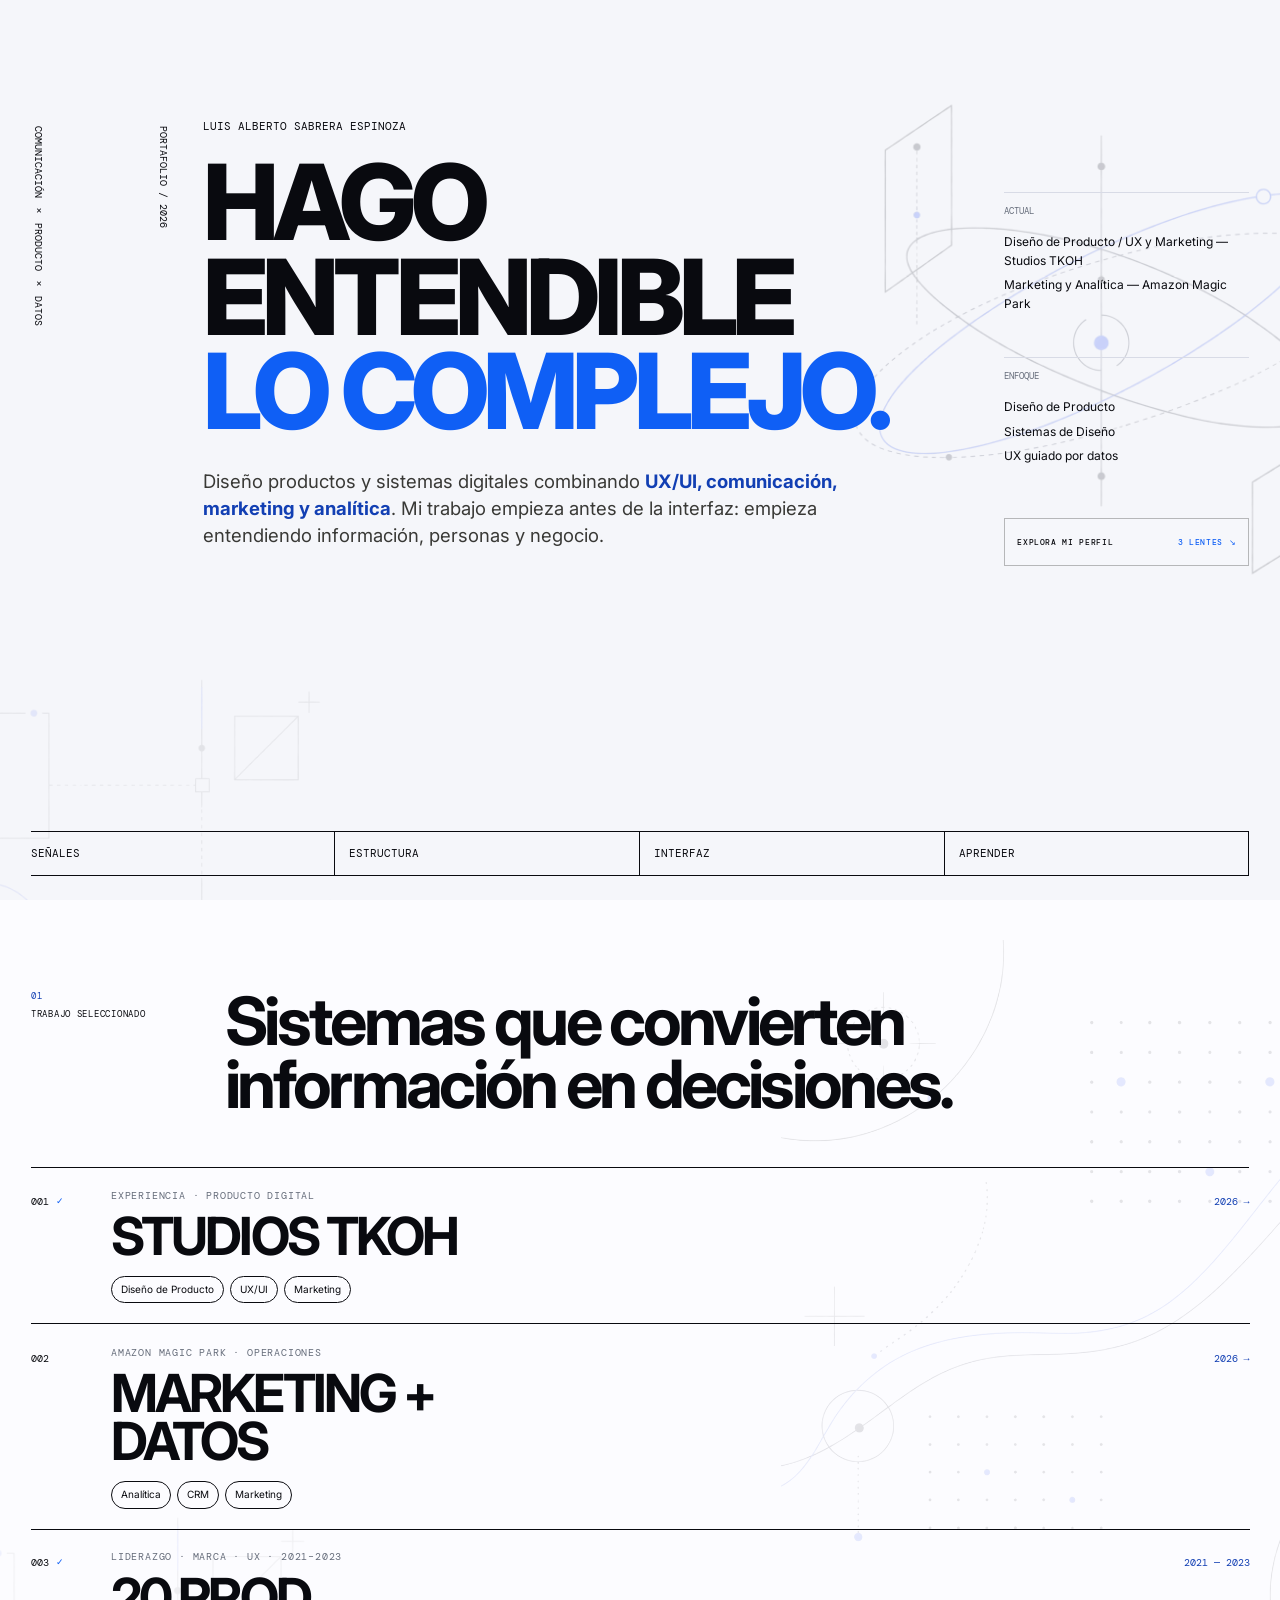
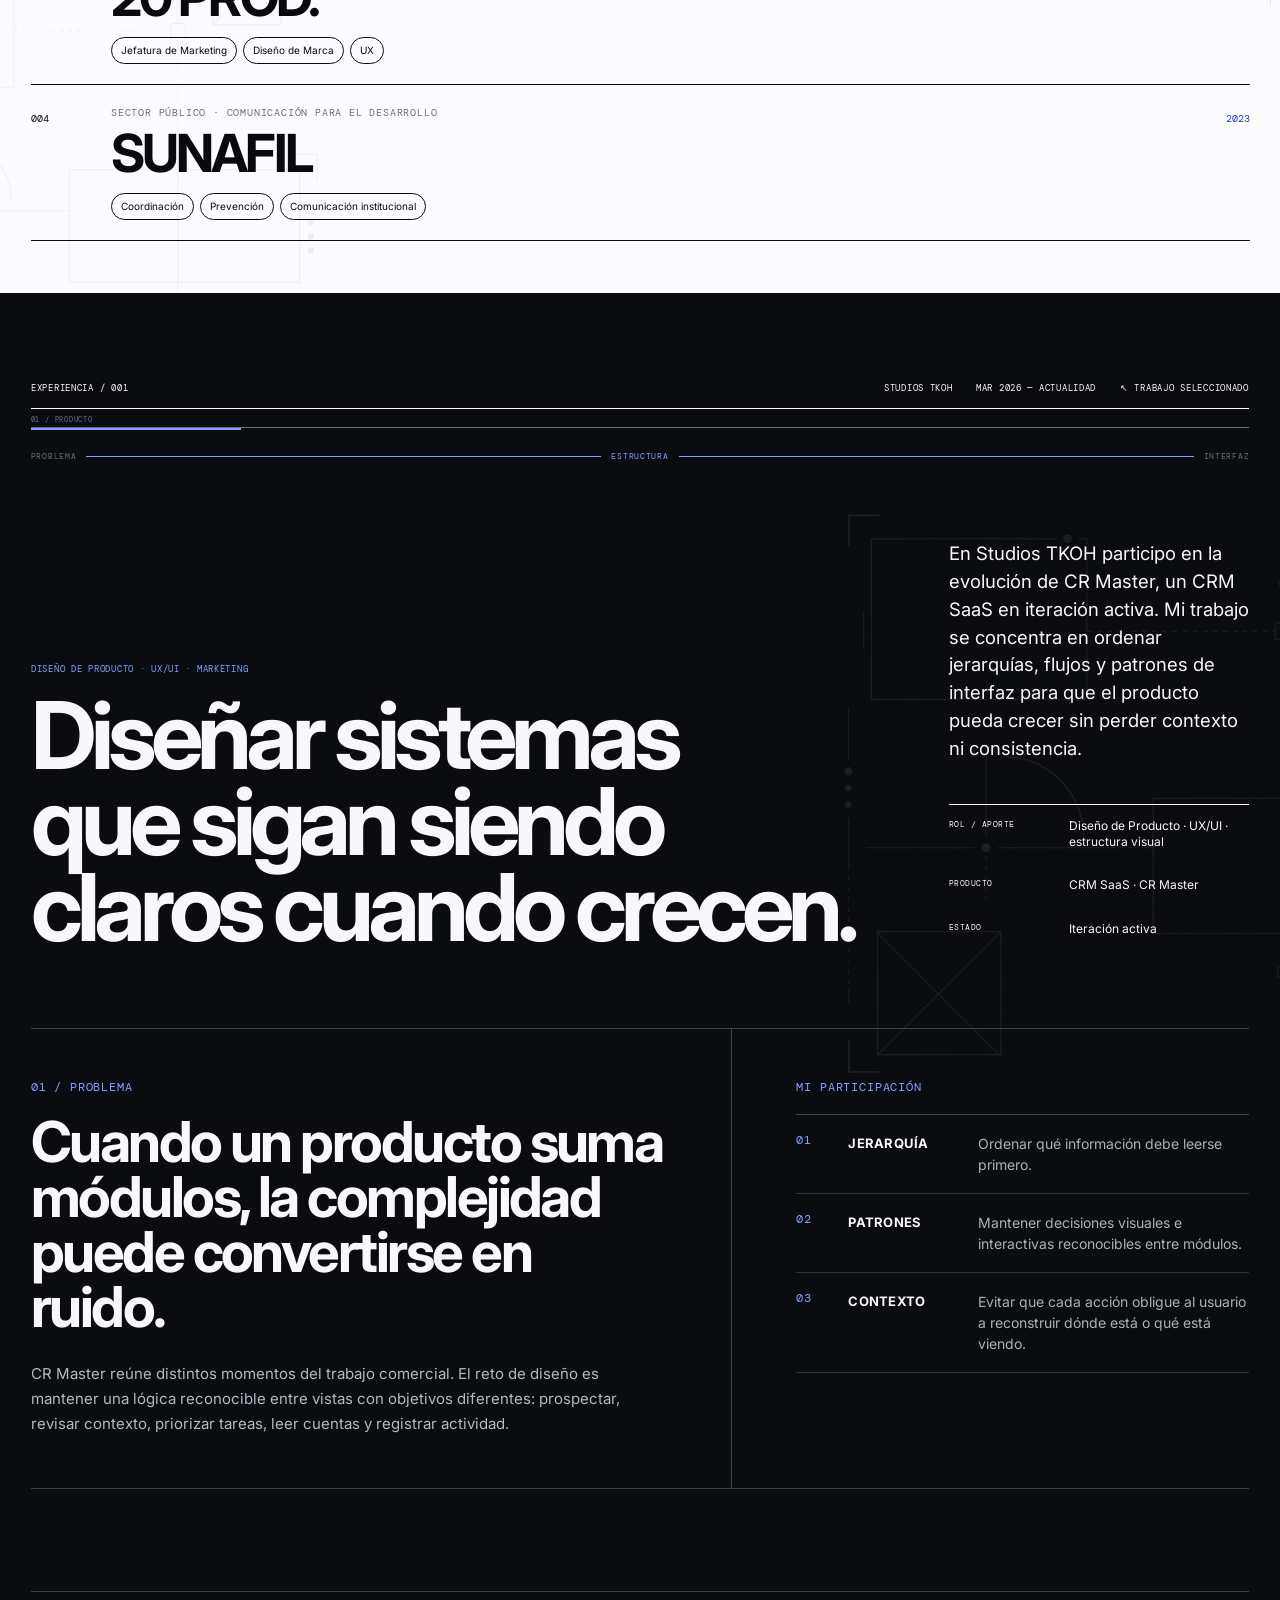
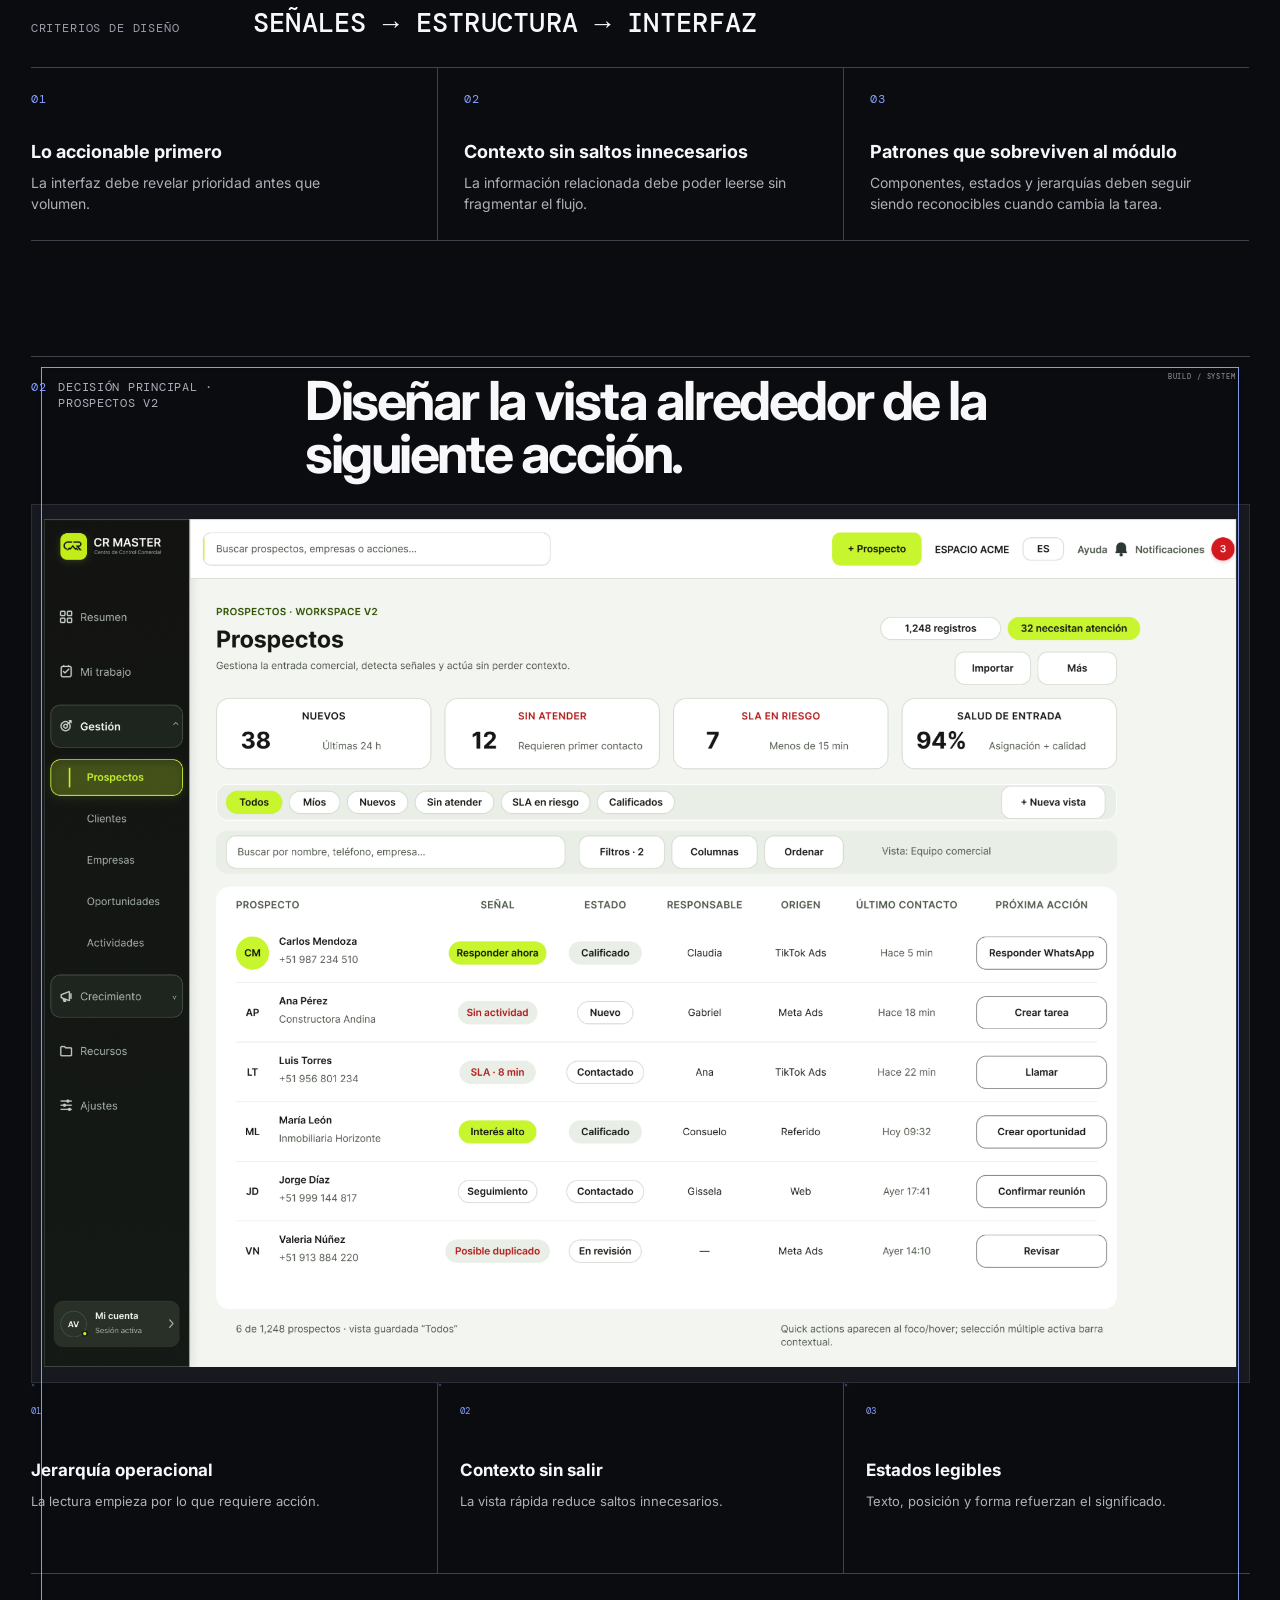
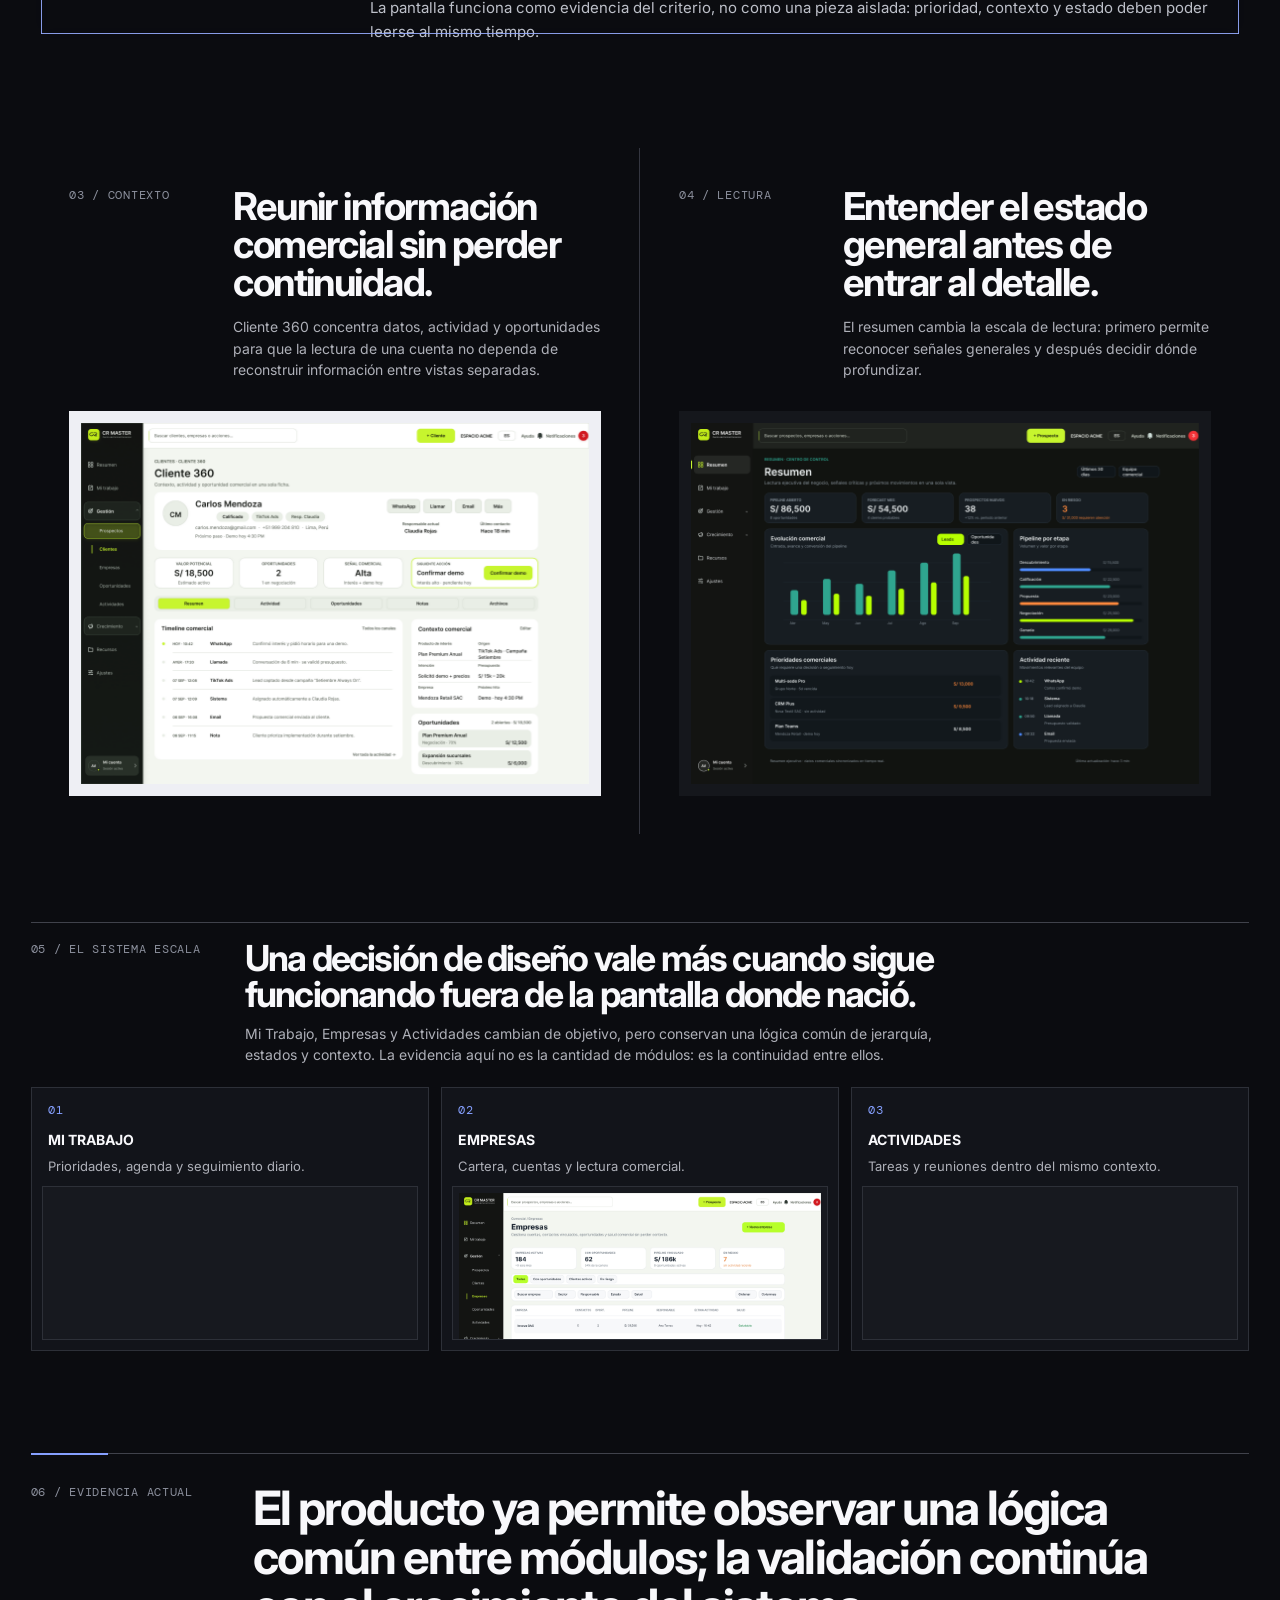
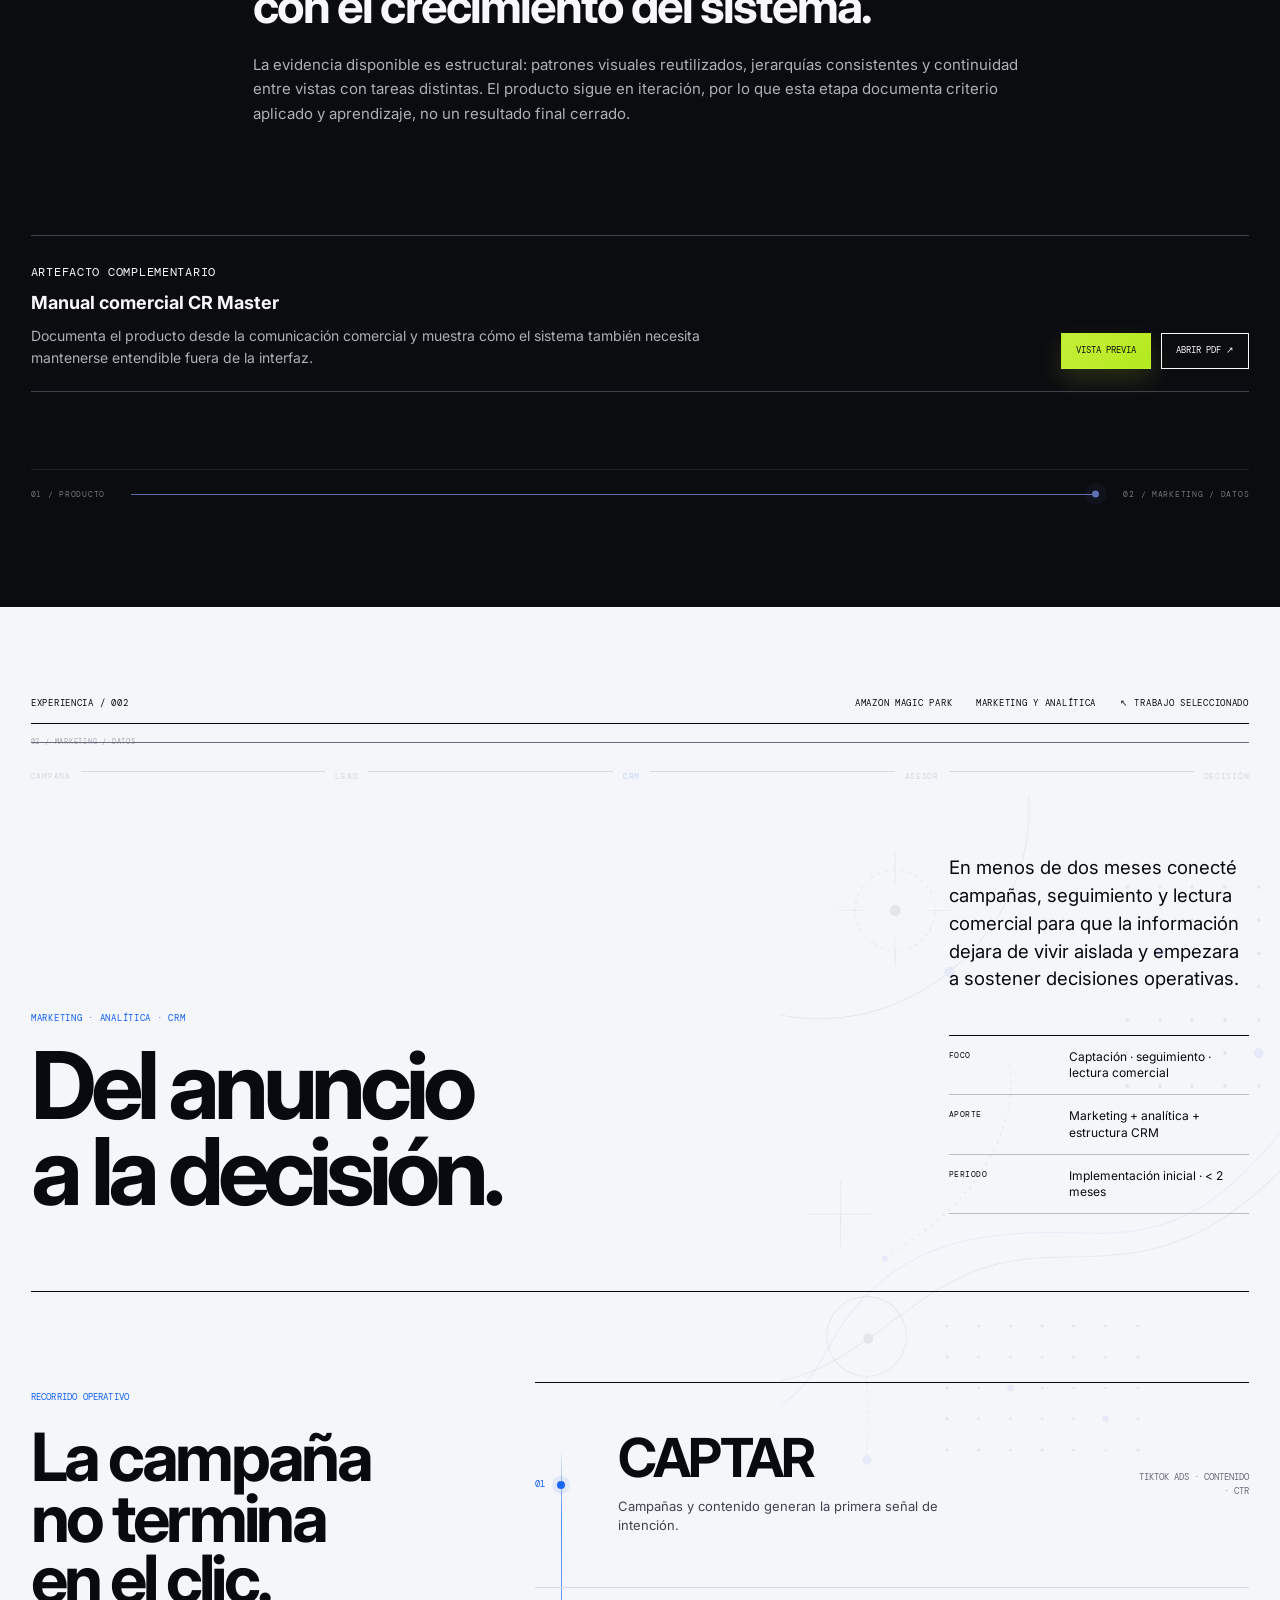
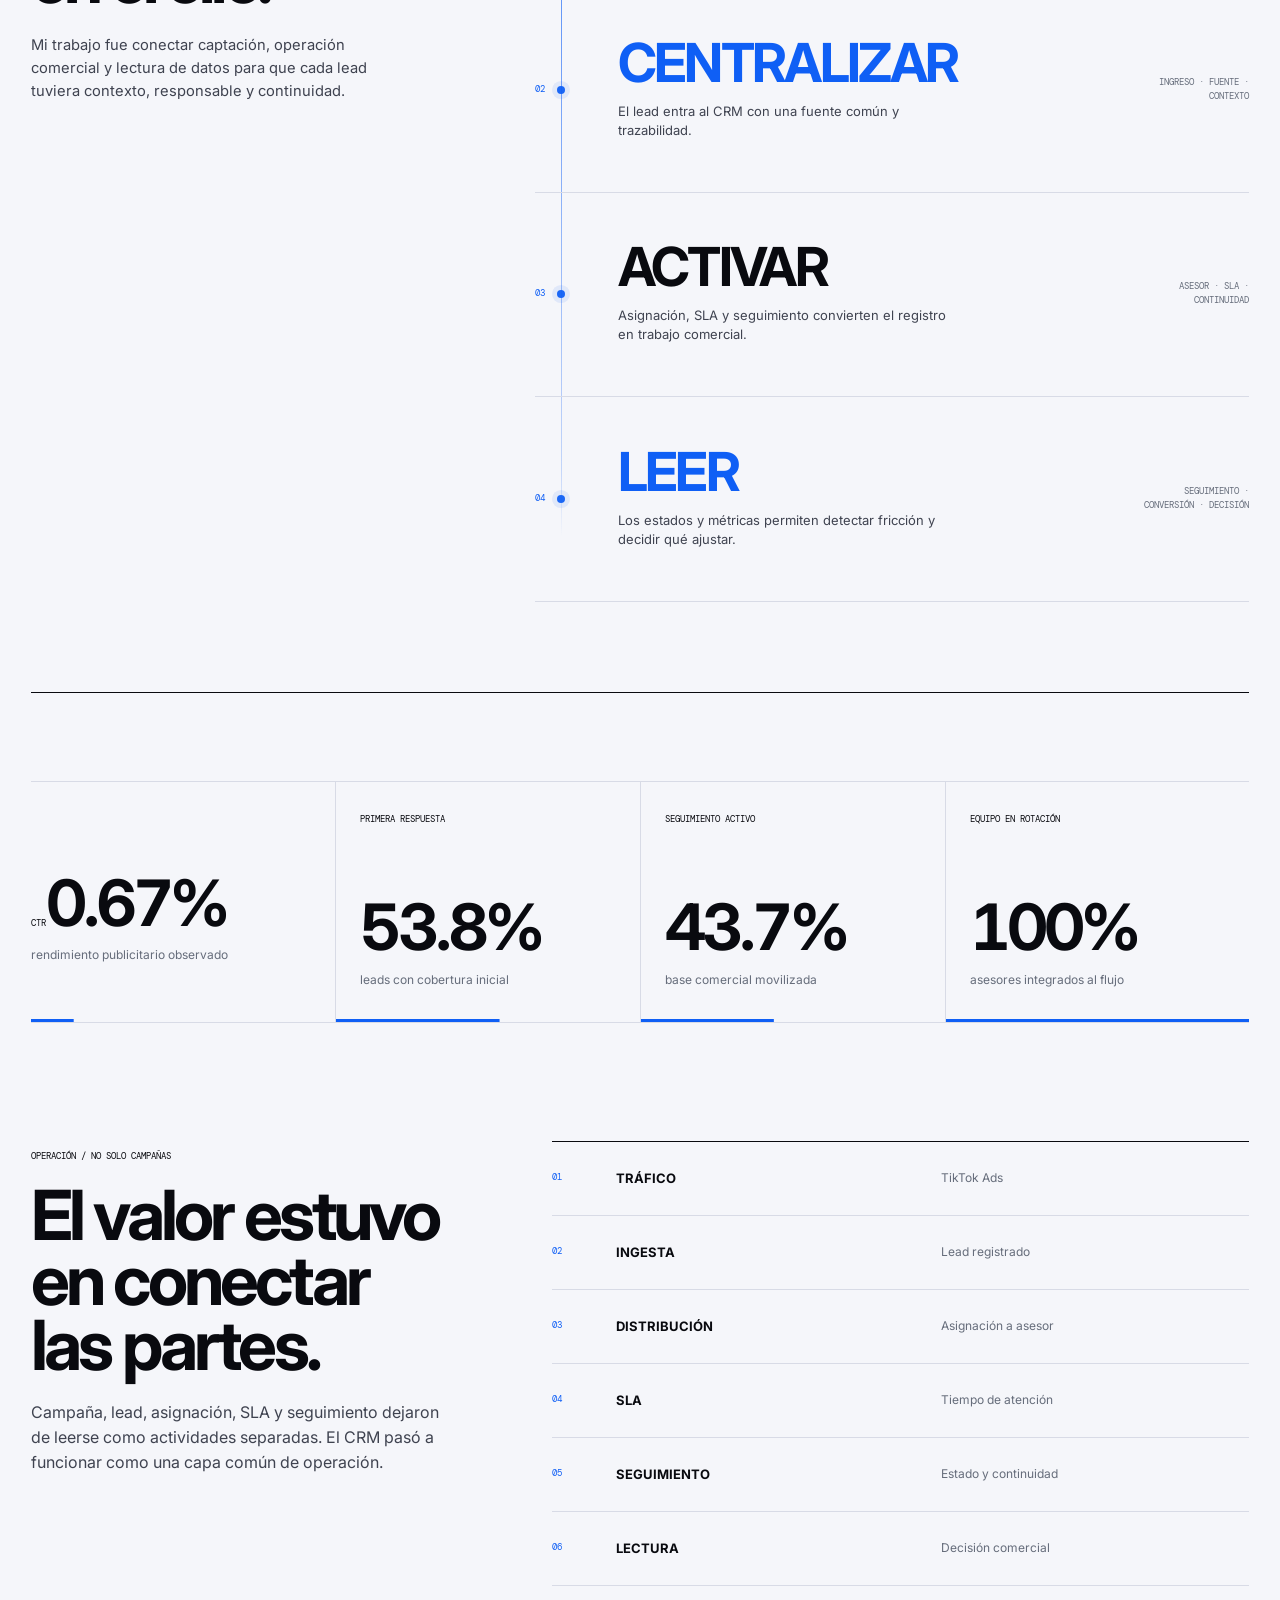
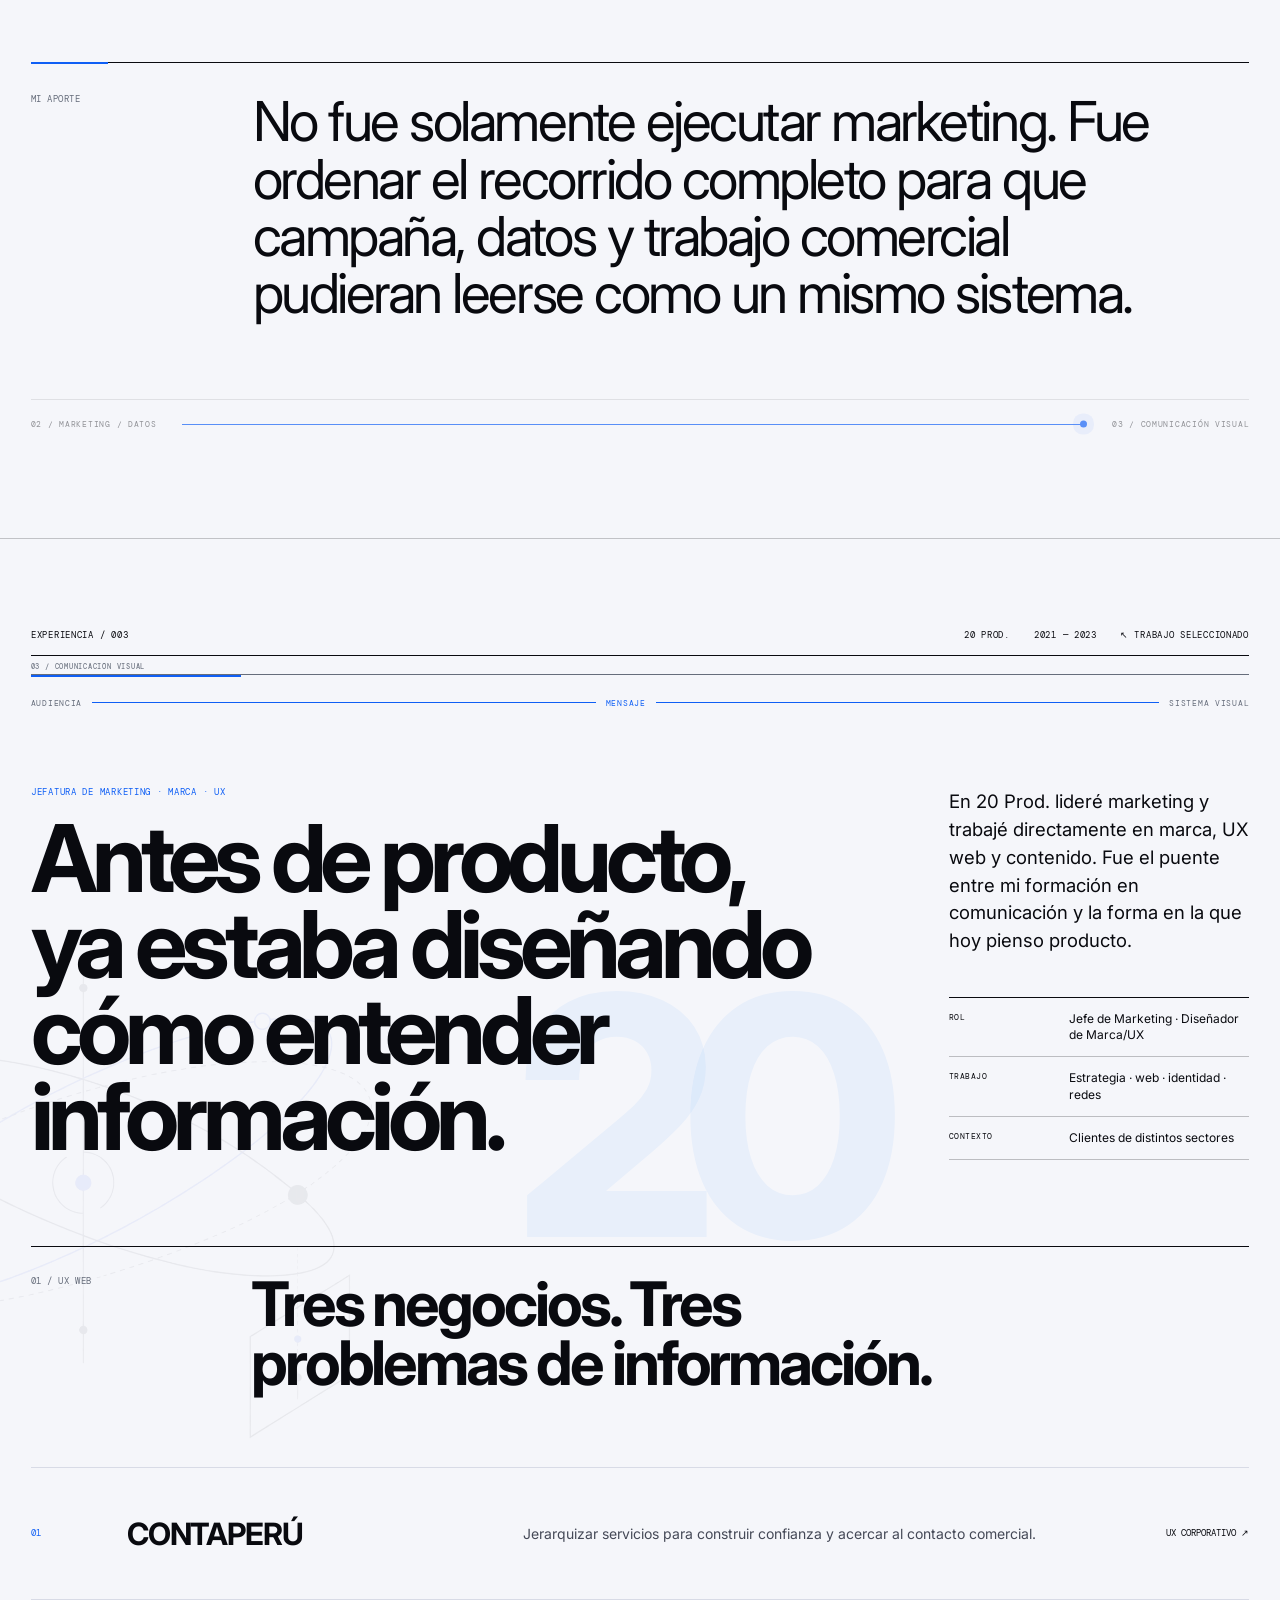
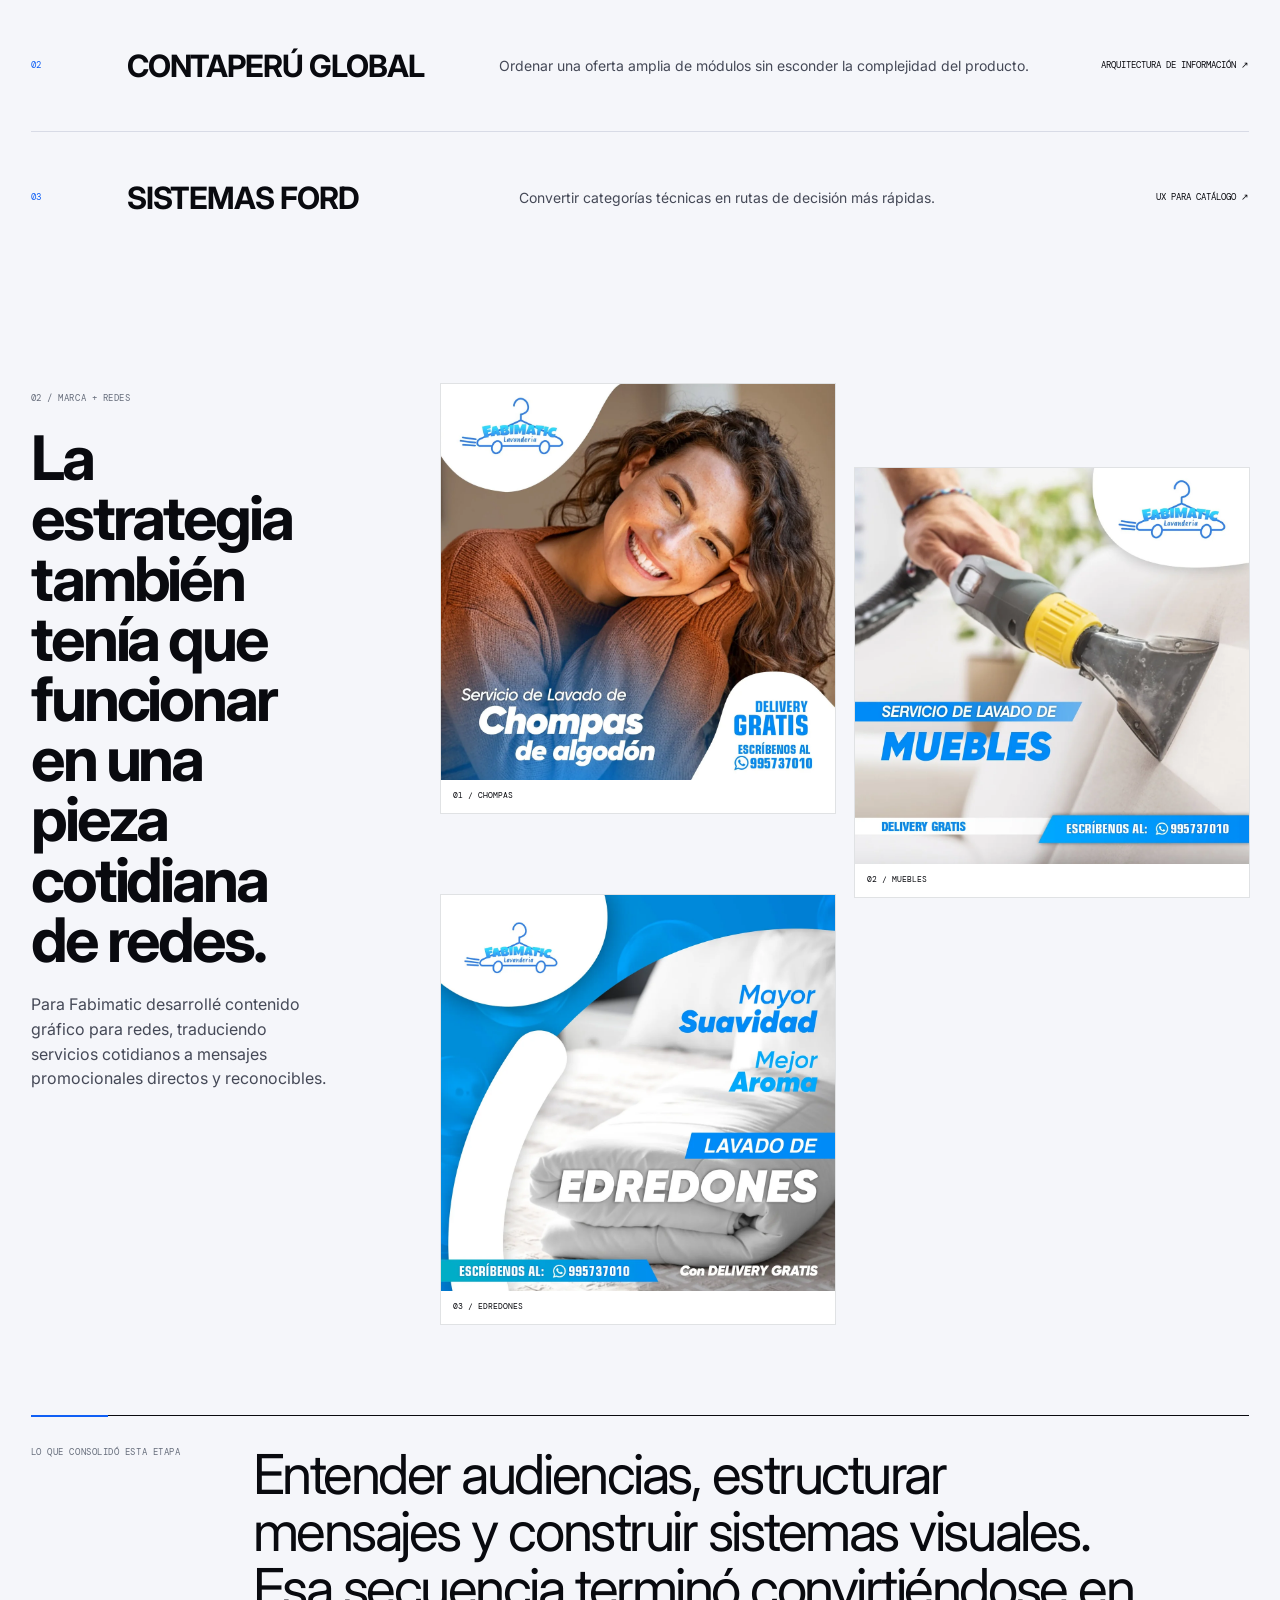
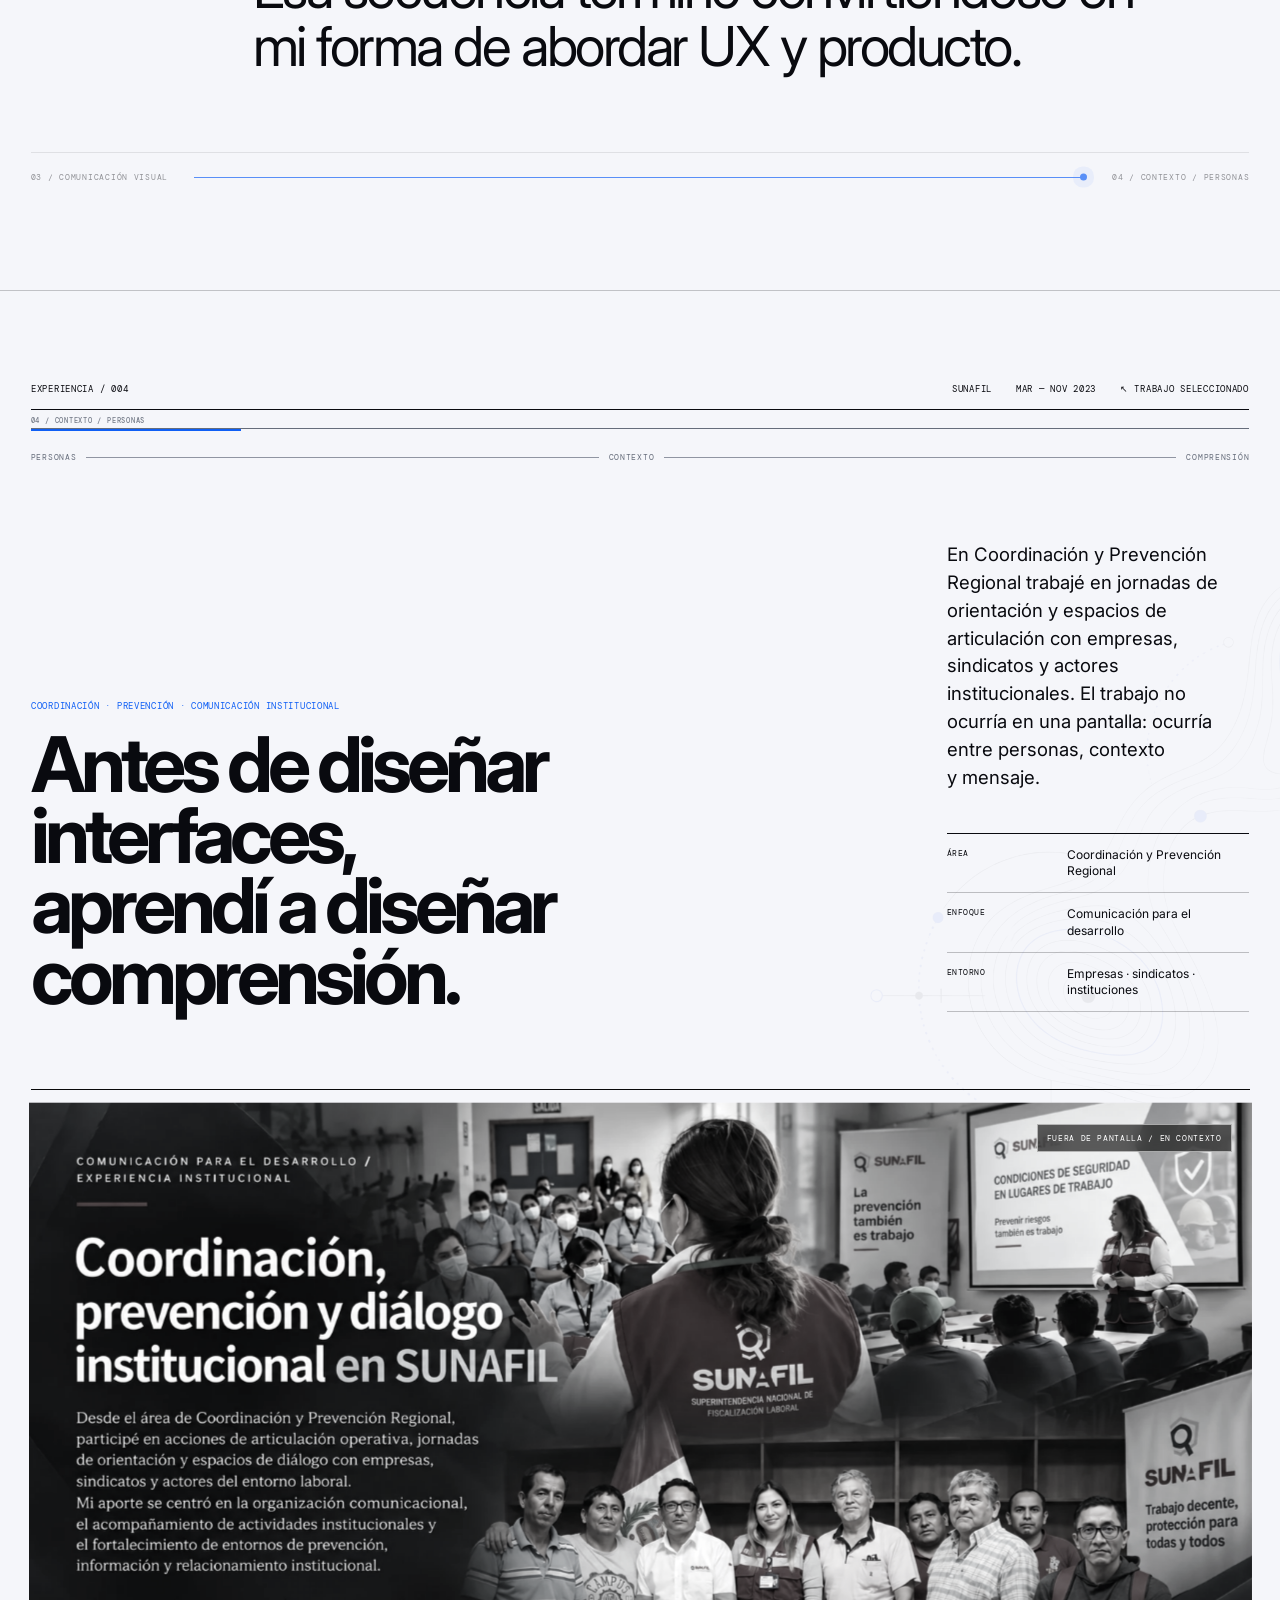
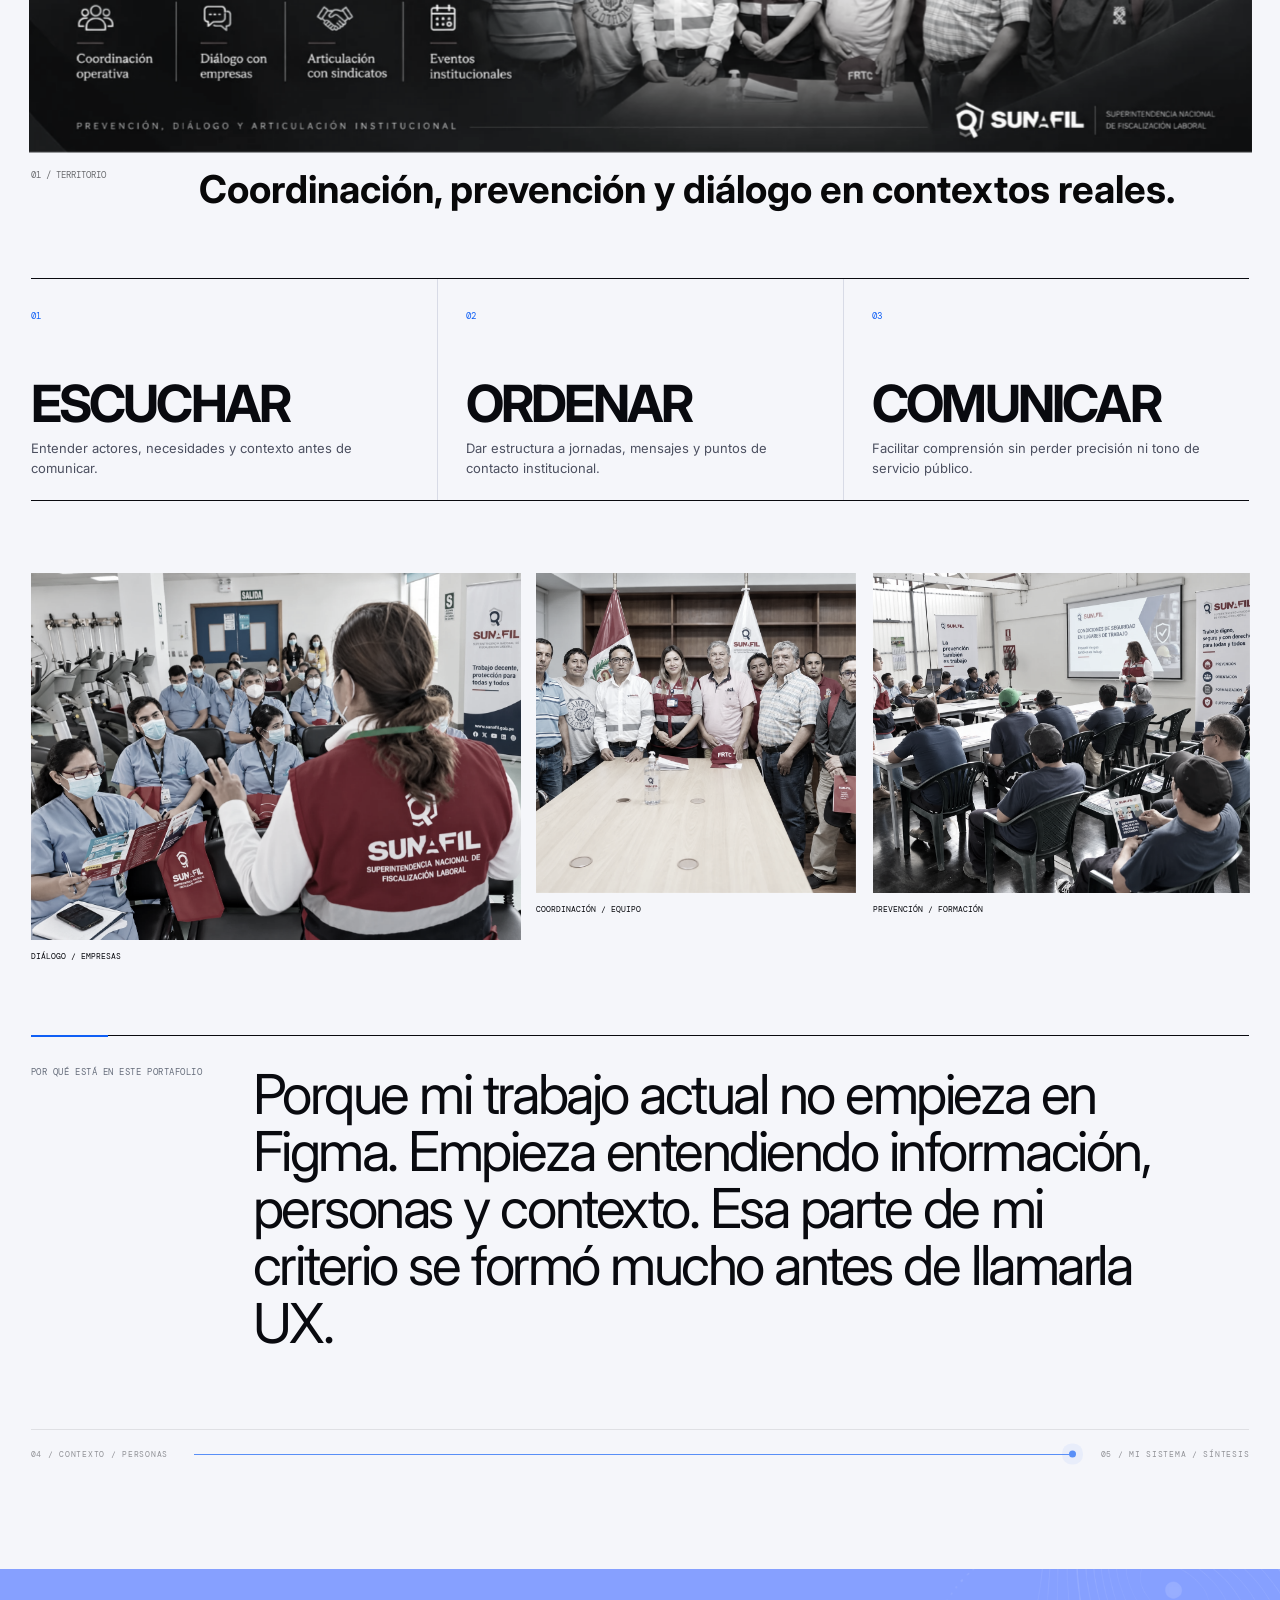
<file: index.html>
<!DOCTYPE html>

<html lang="es">
<head>
<meta charset="utf-8"/>
<meta content="width=device-width, initial-scale=1.0" name="viewport"/>
<meta content="Luis Sabrera — Diseñador de Producto UX/UI en Lima, Perú. Comunicación × Producto × Datos." name="description"/>
<meta content="Luis Alberto Sabrera Espinoza" name="author"/>
<meta content="#f4f5f8" name="theme-color"/>
<link href="https://apuexe.github.io/Portafolio/" rel="canonical"/>
<meta content="website" property="og:type"/>
<meta content="es_PE" property="og:locale"/>
<meta content="https://apuexe.github.io/Portafolio/" property="og:url"/>
<meta content="Luis Sabrera — Diseñador de Producto UX/UI" property="og:title"/>
<meta content="Portafolio de Luis Sabrera: producto, UX/UI, sistemas, marketing y analítica desde Lima, Perú." property="og:description"/>
<meta content="https://apuexe.github.io/Portafolio/assets/images/social-preview.jpg" property="og:image"/>
<meta content="image/jpeg" property="og:image:type"/>
<meta content="1200" property="og:image:width"/>
<meta content="630" property="og:image:height"/>
<meta content="Portafolio de Luis Sabrera — Product Design, UX/UI, sistemas y datos." property="og:image:alt"/>
<meta content="summary_large_image" name="twitter:card"/>
<meta content="Luis Sabrera — Diseñador de Producto UX/UI" name="twitter:title"/>
<meta content="Producto, UX/UI, sistemas, marketing y analítica desde Lima, Perú." name="twitter:description"/>
<meta content="https://apuexe.github.io/Portafolio/assets/images/social-preview.jpg" name="twitter:image"/>
<meta content="Portafolio de Luis Sabrera — Product Design, UX/UI, sistemas y datos." name="twitter:image:alt"/>
<link href="assets/images/favicon-ls-v213-32.png" rel="icon" sizes="32x32" type="image/png"/>
<link href="assets/images/favicon-ls-v213-64.png" rel="icon" sizes="64x64" type="image/png"/>
<link href="assets/images/apple-touch-icon-ls-v213.png" rel="apple-touch-icon" sizes="180x180"/>
<link href="favicon.ico" rel="shortcut icon"/>
<title>Luis Sabrera — Diseñador de Producto UX/UI</title>
<script data-intro-prepaint id="intro-prepaint-timeout">
(() => {
  const root = document.documentElement;
  const STORAGE_KEY = 'ls-v11-signal-clarity-rc4-played';
  const params = new URLSearchParams(window.location.search);
  const forceReplay = params.get('intro') === 'replay';
  const reduceMotion = window.matchMedia('(prefers-reduced-motion: reduce)').matches;
  let played = false;
  try { played = sessionStorage.getItem(STORAGE_KEY) === '1'; } catch {}

  window.__portfolioIntroBoot = { storageKey: STORAGE_KEY, forceReplay, startedAt: performance.now(), aborted: false };

  if (!reduceMotion && (forceReplay || !played)) {
    root.classList.add('has-experience-intro', 'intro-pending');
    // intro-prepaint-timeout: fail open if deferred dependencies never boot.
    window.setTimeout(() => {
      if (root.classList.contains('intro-pending') && !root.classList.contains('intro-running')) {
        window.__portfolioIntroBoot.aborted = true;
        root.classList.remove('intro-pending', 'has-experience-intro');
        root.classList.add('intro-resolved');
      }
    }, 9000);
  } else {
    root.classList.add('intro-resolved');
  }
})();
</script>
<!-- Same visual fonts, discovered earlier and without CSS @import -->
<link href="https://fonts.googleapis.com" rel="preconnect"/>
<link crossorigin="" href="https://fonts.gstatic.com" rel="preconnect"/>
<link href="https://fonts.googleapis.com/css2?family=DM+Mono:wght@400;500&amp;family=Inter:wght@400;500;600;700;800&amp;display=swap" rel="stylesheet"/>
<link href="css/style.css" rel="stylesheet"/>
<link href="css/stability.css" rel="stylesheet"/>
<link href="css/interactive.css" rel="stylesheet"/>
<link href="css/design-system.css" rel="stylesheet"/>
<link href="css/motion-system.css" rel="stylesheet"/>
<link href="css/case-choreography.css" rel="stylesheet"/>
<link href="css/profile-closing.css" rel="stylesheet"/>
<link href="css/experience-intro.css" rel="stylesheet"/>
<script defer="" src="js/experience-intro.js"></script>
<script defer="" src="js/app.js"></script>
<script defer="" src="js/motion-system.js"></script>
<script defer="" src="js/case-choreography.js"></script>
<script defer="" src="js/profile-closing.js"></script>
</head>
<body>
<a class="skip-link" href="#main">Saltar al contenido</a>
<header class="topbar" data-topbar="">
<a aria-label="Ir al inicio" class="identity" href="#top">
<span class="identity-mark">L/S</span>
<span class="identity-meta">Diseñador de Producto<br/>Lima, Perú</span>
</a>
<nav aria-label="Navegación principal" class="desktop-nav" data-desktop-nav="">
<a href="#work">Trabajo</a>
<a href="#system">Sistema</a>
<a href="#about">Perfil</a>
<a href="#contact">Contacto</a>
</nav>
<div aria-hidden="true" class="topbar-status">
<span class="status-dot"></span>
<span>Disponible para Producto / UX</span>
</div>
<button aria-controls="mobile-menu" aria-expanded="false" class="menu-button" data-menu-button="" type="button">
      Menú
    </button>
</header>
<div class="mobile-menu" data-mobile-menu="" hidden="" id="mobile-menu">
<nav aria-label="Navegación móvil" data-mobile-nav="">
<a href="#work">01 Trabajo</a>
<a href="#system">02 Sistema</a>
<a href="#about">03 Perfil</a>
<a href="#contact">04 Contacto</a>
</nav>
</div>
<div aria-hidden="true" class="scroll-progress"><span data-progress=""></span></div>
<div aria-live="polite" class="sr-only" data-live-status=""></div>
<aside aria-label="Exploración interactiva del portafolio" class="explore-console" data-explore-console="">
<button aria-controls="explore-panel" aria-expanded="false" class="explore-console-toggle" data-explore-toggle="" type="button">
<span>EXPLORA MI CV</span>
<strong data-discovery-count="">0/4</strong>
</button>
<div class="explore-panel" data-explore-panel="" hidden="" id="explore-panel">
<div class="explore-panel-head">
<div><span>LECTURA ACTIVA</span><strong>Lee el CV desde otra lente.</strong></div>
<button aria-label="Cerrar explorador" data-explore-close="" type="button">×</button>
</div>
<div aria-label="Filtrar por lente profesional" class="lens-switch" role="group">
<button aria-pressed="true" class="is-active" data-lens-filter="all" type="button">TODO</button>
<button aria-pressed="false" data-lens-filter="producto" type="button">PRODUCTO</button>
<button aria-pressed="false" data-lens-filter="comunicacion" type="button">COMUNICACIÓN</button>
<button aria-pressed="false" data-lens-filter="datos" type="button">DATOS</button>
</div>
<div class="discovery-summary">
<span>SEÑALES DESCUBIERTAS</span>
<div aria-hidden="true" class="discovery-dots"><i></i><i></i><i></i><i></i></div>
</div>
<ol class="discovery-list">
<li data-discovery-item="case-tkoh"><a href="#case-tkoh"><span>01</span><strong>TKOH</strong><em>Producto</em></a></li>
<li data-discovery-item="case-amp"><a href="#case-amp"><span>02</span><strong>Amazon</strong><em>Datos + operación</em></a></li>
<li data-discovery-item="case-20prod"><a href="#case-20prod"><span>03</span><strong>20 Prod.</strong><em>Marca + UX</em></a></li>
<li data-discovery-item="case-visual"><a href="#case-visual"><span>04</span><strong>SUNAFIL</strong><em>Comunicación</em></a></li>
</ol>
<a class="profile-map-trigger" data-profile-map-open="" href="#about">VER PERFIL COMPLETO <span>↘</span></a>
</div>
</aside>
<div aria-live="polite" class="discovery-toast" data-discovery-toast="" hidden="" role="status">
<span data-toast-kicker="">SEÑAL DESCUBIERTA</span>
<strong data-toast-title=""></strong>
<p data-toast-copy=""></p>
</div>
<dialog aria-labelledby="profile-map-title" class="profile-map-dialog" data-profile-map="">
<div class="profile-map-shell">
<div class="profile-map-head">
<div><span>MAPA DEL PERFIL</span><h2 id="profile-map-title">Tres lentes. Una misma forma de resolver.</h2></div>
<button aria-label="Cerrar mapa del perfil" data-profile-map-close="" type="button">×</button>
</div>
<div class="profile-map-progress"><span data-map-progress="">0 de 4 experiencias recorridas</span><i><b data-map-progress-bar=""></b></i></div>
<div class="profile-map-grid">
<article data-map-lens="comunicacion"><span>01 / COMUNICACIÓN</span><strong>Entender</strong><p>Contexto, lenguaje, actores y señales antes de proponer una interfaz.</p><small>SUNAFIL · 20 PROD. · AMAZON</small></article>
<article data-map-lens="producto"><span>02 / PRODUCTO</span><strong>Estructurar</strong><p>Jerarquía, flujos, arquitectura y sistemas que puedan crecer sin perder claridad.</p><small>TKOH · 20 PROD.</small></article>
<article data-map-lens="datos"><span>03 / DATOS</span><strong>Decidir</strong><p>Métricas, comportamiento y operación para saber qué mantener, priorizar o cambiar.</p><small>AMAZON · TKOH</small></article>
</div>
<div class="profile-map-footer">
<p>El mapa no reemplaza el CV: resume la intersección que aparece mientras lo recorres.</p>
<a href="mailto:luis.sabrera@studios-tkoh.online?subject=Contacto%20desde%20tu%20portafolio">Hablemos por correo ↗</a>
</div>
</div>
</dialog>
<main id="main">
<section class="hero" id="top">
<div aria-hidden="true" class="ambient-field ambient-field-hero">
<div class="ambient-slot ambient-hero-orbit" data-ambient-motion="" data-from-y="-7" data-rotate="1.2" data-to-y="9">
<img alt="" class="ambient-asset" decoding="async" fetchpriority="low" height="1254" src="assets/backgrounds/ambient-orbit.webp" width="1254"/>
</div>
<div class="ambient-slot ambient-hero-wire" data-ambient-motion="" data-from-y="5" data-rotate="-0.8" data-to-y="-6">
<img alt="" class="ambient-asset" decoding="async" fetchpriority="low" height="1254" src="assets/backgrounds/ambient-wireframe.webp" width="1254"/>
</div>
</div>
<div class="experience-intro" data-experience-intro data-intro-version="signal-clarity-v11" data-intro-revision="rc3" aria-hidden="true">
<div class="experience-intro__signals">
<span class="experience-intro__signal--xl" data-intro-signal data-signal-role="communication">COMUNICACIÓN</span>
<span class="experience-intro__signal--xl" data-intro-signal data-signal-role="product">PRODUCTO</span>
<span class="experience-intro__signal--xl" data-intro-signal data-signal-role="data">DATOS</span>
<span data-intro-signal data-signal-role="crm">CRM</span>
<span data-intro-signal data-signal-role="systems">SISTEMAS</span>
<span data-intro-signal data-signal-role="ux">UX</span>
<span data-intro-signal data-signal-role="metric">53.8%</span>
<span data-intro-signal data-signal-role="chapters">01—04</span>
</div>
<div class="experience-intro__noise" data-intro-noise aria-hidden="true">
<i></i><i></i><i></i><i></i><i></i><i></i>
</div>
<div class="experience-intro__lines" aria-hidden="true">
<i data-intro-line></i><i data-intro-line></i><i data-intro-line></i><i data-intro-line></i>
</div>
<div class="experience-intro__mark" aria-hidden="true">
<img class="experience-intro__brandmark" src="assets/images/ls-top-icon-v213.webp" alt="" width="256" height="256"/>
<span></span><span></span><span></span><span></span>
</div>
<div class="experience-intro__cut" data-intro-cut aria-hidden="true"></div>
</div>
<button class="experience-intro__skip" type="button" data-intro-skip>OMITIR ↗</button>
<div class="hero-grid">
<div class="hero-index">
<span>PORTAFOLIO / 2026</span>
<span>COMUNICACIÓN × PRODUCTO × DATOS</span>
</div>
<div class="hero-copy">
<p class="kicker">Luis Alberto Sabrera Espinoza</p>
<h1 data-hero-title="">
<span class="hero-line"><span data-hero-reveal>HAGO</span></span>
<span class="hero-line"><span data-hero-reveal>ENTENDIBLE</span></span>
<span class="hero-line hero-line-signal"><span data-hero-reveal>LO COMPLEJO.</span></span>
</h1>
<p class="hero-description">
            Diseño productos y sistemas digitales combinando
            <strong>UX/UI, comunicación, marketing y analítica</strong>.
            Mi trabajo empieza antes de la interfaz: empieza entendiendo
            información, personas y negocio.
          </p>
</div>
<div class="hero-side">
<div class="hero-side-block">
<span class="micro-label">Actual</span>
<p>Diseño de Producto / UX y Marketing — Studios TKOH</p>
<p>Marketing y Analítica — Amazon Magic Park</p>
</div>
<div class="hero-side-block">
<span class="micro-label">Enfoque</span>
<p>Diseño de Producto</p>
<p>Sistemas de Diseño</p>
<p>UX guiado por datos</p>
</div>
<button class="hero-explore-cta" data-hero-explore="" type="button">
<span>EXPLORA MI PERFIL</span><i>3 LENTES ↘</i>
</button>
</div>
</div>
<div aria-label="Áreas de trabajo" class="signal-strip">
<span>SEÑALES</span>
<span>ESTRUCTURA</span>
<span>INTERFAZ</span>
<span>APRENDER</span>
</div>
</section>
<section aria-labelledby="work-title" class="work-section" data-section="" id="work">
<div aria-hidden="true" class="ambient-field ambient-field-work">
<div class="ambient-slot ambient-work-flow" data-ambient-motion="" data-from-y="-5" data-rotate="0.7" data-to-y="8">
<img alt="" class="ambient-asset" decoding="async" height="1254" loading="lazy" src="assets/backgrounds/ambient-flow.webp" width="1254"/>
</div>
<div class="ambient-slot ambient-work-wire" data-ambient-motion="" data-from-y="7" data-rotate="-1" data-to-y="-5">
<img alt="" class="ambient-asset" decoding="async" height="1254" loading="lazy" src="assets/backgrounds/ambient-wireframe.webp" width="1254"/>
</div>
</div>
<div class="section-intro">
<div>
<span class="section-number">01</span>
<p class="section-kicker">TRABAJO SELECCIONADO</p>
</div>
<h2 id="work-title">Sistemas que convierten información en decisiones.</h2>
</div>
<div class="project-list">
<article class="project-row" data-lens="producto comunicacion" data-lens-target="">
<a aria-label="Ver trabajo seleccionado en Studios TKOH" class="project-link" href="#case-tkoh">
<div class="project-no">001</div>
<div class="project-title">
<span class="project-eyebrow">Experiencia · Producto digital</span>
<h3>STUDIOS TKOH</h3>
</div>
<div class="project-role">
<span>Diseño de Producto</span>
<span>UX/UI</span>
<span>Marketing</span>
</div>
<div class="project-year">2026 →</div>
</a>
</article>
<article class="project-row" data-lens="datos comunicacion" data-lens-target="">
<a aria-label="Ver caso Amazon Magic Park" class="project-link" href="#case-amp">
<div class="project-no">002</div>
<div class="project-title">
<span class="project-eyebrow">Amazon Magic Park · Operaciones</span>
<h3>MARKETING + DATOS</h3>
</div>
<div class="project-role">
<span>Analítica</span>
<span>CRM</span>
<span>Marketing</span>
</div>
<div class="project-year">2026 →</div>
</a>
</article>
<article class="project-row" data-lens="comunicacion producto" data-lens-target="">
<a aria-label="Ver experiencia en 20 Prod." class="project-link" href="#case-20prod">
<div class="project-no">003</div>
<div class="project-title">
<span class="project-eyebrow">Liderazgo · Marca · UX · 2021–2023</span>
<h3>20 PROD.</h3>
</div>
<div class="project-role">
<span>Jefatura de Marketing</span>
<span>Diseño de Marca</span>
<span>UX</span>
</div>
<div class="project-year">2021 — 2023</div>
</a>
</article>
<article class="project-row" data-lens="comunicacion" data-lens-target="">
<a aria-label="Ver experiencia en SUNAFIL" class="project-link" href="#case-visual">
<div class="project-no">004</div>
<div class="project-title">
<span class="project-eyebrow">Sector público · Comunicación para el desarrollo</span>
<h3>SUNAFIL</h3>
</div>
<div class="project-role">
<span>Coordinación</span>
<span>Prevención</span>
<span>Comunicación institucional</span>
</div>
<div class="project-year">2023</div>
</a>
</article>
</div>

</section>
<div class="experiences" data-experiences="">
<nav aria-label="Navegación entre experiencias" class="experience-rail">
<span class="experience-rail-label">EXPERIENCIA</span>
<a data-experience-link="case-tkoh" href="#case-tkoh"><span>01</span><strong>TKOH</strong></a>
<a data-experience-link="case-amp" href="#case-amp"><span>02</span><strong>AMP</strong></a>
<a data-experience-link="case-20prod" href="#case-20prod"><span>03</span><strong>20 PROD.</strong></a>
<a data-experience-link="case-visual" href="#case-visual"><span>04</span><strong>SUNAFIL</strong></a>
</nav>
<section aria-labelledby="crm-title" class="exp-case exp-case-dark" data-discovery-copy="Ordenar crecimiento sin perder claridad." data-discovery-title="Producto que escala" data-experience="" id="case-tkoh">
<div aria-hidden="true" class="ambient-field ambient-field-case ambient-field-tkoh">
<div class="ambient-slot ambient-tkoh-wire" data-ambient-motion="" data-from-y="-4" data-rotate="0.8" data-to-y="7">
<img alt="" class="ambient-asset" decoding="async" height="1254" loading="lazy" src="assets/backgrounds/ambient-wireframe.webp" width="1254"/>
</div>
</div>
<div class="exp-head">
<span>EXPERIENCIA / 001</span>
<span>STUDIOS TKOH</span>
<span>MAR 2026 — ACTUALIDAD</span>
<a href="#work">↖ TRABAJO SELECCIONADO</a>
</div>
<div class="story-line story-line--architecture" data-story-line aria-hidden="true"><span>PROBLEMA</span><i></i><span>ESTRUCTURA</span><i></i><span>INTERFAZ</span></div>
<div class="exp-hero">
<div class="exp-hero-main">
<p class="exp-kicker">DISEÑO DE PRODUCTO · UX/UI · MARKETING</p>
<h2 id="crm-title">Diseñar sistemas que sigan siendo claros cuando crecen.</h2>
</div>
<div class="exp-hero-side">
<p>
              En Studios TKOH participo en la evolución de CR Master, un CRM SaaS en iteración activa.
              Mi trabajo se concentra en ordenar jerarquías, flujos y patrones de interfaz para que el
              producto pueda crecer sin perder contexto ni consistencia.
            </p>
<dl class="exp-facts">
<div><dt>ROL / APORTE</dt><dd>Diseño de Producto · UX/UI · estructura visual</dd></div>
<div><dt>PRODUCTO</dt><dd>CRM SaaS · CR Master</dd></div>
<div><dt>ESTADO</dt><dd>Iteración activa</dd></div>
</dl>
</div>
</div>
<section aria-labelledby="tkoh-problem-title" class="tkoh-context-grid" data-tkoh-problem="">
<div class="tkoh-context-copy">
<span class="tkoh-section-kicker">01 / PROBLEMA</span>
<h3 id="tkoh-problem-title">Cuando un producto suma módulos, la complejidad puede convertirse en ruido.</h3>
<p>CR Master reúne distintos momentos del trabajo comercial. El reto de diseño es mantener una lógica reconocible entre vistas con objetivos diferentes: prospectar, revisar contexto, priorizar tareas, leer cuentas y registrar actividad.</p>
</div>
<div class="tkoh-responsibility" data-tkoh-responsibility="">
<span class="tkoh-section-kicker">MI PARTICIPACIÓN</span>
<div class="tkoh-responsibility-list">
<article><span>01</span><strong>JERARQUÍA</strong><p>Ordenar qué información debe leerse primero.</p></article>
<article><span>02</span><strong>PATRONES</strong><p>Mantener decisiones visuales e interactivas reconocibles entre módulos.</p></article>
<article><span>03</span><strong>CONTEXTO</strong><p>Evitar que cada acción obligue al usuario a reconstruir dónde está o qué está viendo.</p></article>
</div>
</div>
</section>
<section aria-labelledby="tkoh-criteria-title" class="tkoh-criteria" data-tkoh-criteria="">
<div class="tkoh-criteria-intro">
<span class="tkoh-section-kicker">CRITERIOS DE DISEÑO</span>
<h3 id="tkoh-criteria-title">SEÑALES → ESTRUCTURA → INTERFAZ</h3>
</div>
<div class="tkoh-criteria-grid">
<article><span>01</span><strong>Lo accionable primero</strong><p>La interfaz debe revelar prioridad antes que volumen.</p></article>
<article><span>02</span><strong>Contexto sin saltos innecesarios</strong><p>La información relacionada debe poder leerse sin fragmentar el flujo.</p></article>
<article><span>03</span><strong>Patrones que sobreviven al módulo</strong><p>Componentes, estados y jerarquías deben seguir siendo reconocibles cuando cambia la tarea.</p></article>
</div>
</section>
<div class="exp-stage exp-stage-product reveal-card" data-tkoh-primary-decision="">
<div class="tkoh-decision-head">
<div class="exp-stage-label"><span>02</span> DECISIÓN PRINCIPAL · PROSPECTOS V2</div>
<h3>Diseñar la vista alrededor de la siguiente acción.</h3>
</div>
<figure class="exp-product-shot">
<img alt="Pantalla Prospectos V2 de CR Master con métricas, filtros, tabla y acciones comerciales." decoding="async" height="1456" loading="lazy" src="assets/images/crmaster-prospectos-light-real.webp" width="2048"/>
</figure>
<div aria-label="Decisiones destacadas de la interfaz" class="exp-annotations">
<div><span>01</span><strong>Jerarquía operacional</strong><p>La lectura empieza por lo que requiere acción.</p></div>
<div><span>02</span><strong>Contexto sin salir</strong><p>La vista rápida reduce saltos innecesarios.</p></div>
<div><span>03</span><strong>Estados legibles</strong><p>Texto, posición y forma refuerzan el significado.</p></div>
</div>
<p class="tkoh-decision-interpretation">La pantalla funciona como evidencia del criterio, no como una pieza aislada: prioridad, contexto y estado deben poder leerse al mismo tiempo.</p>
</div>
<div class="exp-evidence-grid">
<article class="exp-evidence reveal-card">
<div class="exp-evidence-copy"><span>03 / CONTEXTO</span><div><h3>Reunir información comercial sin perder continuidad.</h3><p>Cliente 360 concentra datos, actividad y oportunidades para que la lectura de una cuenta no dependa de reconstruir información entre vistas separadas.</p></div></div>
<figure><img alt="Pantalla Cliente 360 de CR Master con datos del cliente, timeline y oportunidades." decoding="async" height="1456" loading="lazy" src="assets/images/crmaster-cliente360-real-2.webp" width="2048"/></figure>
</article>
<article class="exp-evidence reveal-card">
<div class="exp-evidence-copy"><span>04 / LECTURA</span><div><h3>Entender el estado general antes de entrar al detalle.</h3><p>El resumen cambia la escala de lectura: primero permite reconocer señales generales y después decidir dónde profundizar.</p></div></div>
<figure class="is-dark"><img alt="Pantalla Resumen de CR Master en tema oscuro con KPIs, gráfico y actividad reciente." decoding="async" height="1456" loading="lazy" src="assets/images/crmaster-resumen-dark-real.webp" width="2048"/></figure>
</article>
</div>
<div class="exp-sequence" data-tkoh-system-scale="">
<div class="exp-sequence-intro"><span>05 / EL SISTEMA ESCALA</span><div><h3>Una decisión de diseño vale más cuando sigue funcionando fuera de la pantalla donde nació.</h3><p>Mi Trabajo, Empresas y Actividades cambian de objetivo, pero conservan una lógica común de jerarquía, estados y contexto. La evidencia aquí no es la cantidad de módulos: es la continuidad entre ellos.</p></div></div>
<div class="tkoh-scale-grid">
<article class="tkoh-scale-card">
<div class="tkoh-scale-copy"><span>01</span><strong>MI TRABAJO</strong><p>Prioridades, agenda y seguimiento diario.</p></div>
<figure><img alt="Pantalla Mi Trabajo de CR Master con prioridades, agenda y seguimiento." decoding="async" height="1456" loading="lazy" src="assets/images/crmaster-mi-trabajo-real.webp" width="2048"/></figure>
</article>
<article class="tkoh-scale-card">
<div class="tkoh-scale-copy"><span>02</span><strong>EMPRESAS</strong><p>Cartera, cuentas y lectura comercial.</p></div>
<figure><img alt="Pantalla Empresas de CR Master con cartera y cuentas comerciales." decoding="async" height="1456" loading="lazy" src="assets/images/crmaster-empresas-real.webp" width="2048"/></figure>
</article>
<article class="tkoh-scale-card">
<div class="tkoh-scale-copy"><span>03</span><strong>ACTIVIDADES</strong><p>Tareas y reuniones dentro del mismo contexto.</p></div>
<figure><img alt="Pantalla Actividades de CR Master con tareas y reuniones comerciales." decoding="async" height="1456" loading="lazy" src="assets/images/crmaster-actividades-real.webp" width="2048"/></figure>
</article>
</div>
</div>
<section aria-labelledby="tkoh-evidence-title" class="exp-proof tkoh-current-evidence" data-tkoh-current-evidence="">
<span>06 / EVIDENCIA ACTUAL</span>
<div>
<h3 id="tkoh-evidence-title">El producto ya permite observar una lógica común entre módulos; la validación continúa con el crecimiento del sistema.</h3>
<p>La evidencia disponible es estructural: patrones visuales reutilizados, jerarquías consistentes y continuidad entre vistas con tareas distintas. El producto sigue en iteración, por lo que esta etapa documenta criterio aplicado y aprendizaje, no un resultado final cerrado.</p>
</div>
</section>
<div class="exp-resource-line">
<div><span>ARTEFACTO COMPLEMENTARIO</span><strong>Manual comercial CR Master</strong><p>Documenta el producto desde la comunicación comercial y muestra cómo el sistema también necesita mantenerse entendible fuera de la interfaz.</p></div>
<div class="exp-resource-actions">
<button data-pdf-open="" type="button">Vista previa</button>
<a href="assets/docs/CR_MASTER_Manual_Comercial_A4_Editable.pdf" rel="noopener noreferrer" target="_blank">Abrir PDF ↗</a>
</div>
</div>
<div class="crm-pdf-modal" data-pdf-modal="" hidden="">
<div aria-hidden="true" class="crm-pdf-backdrop" data-pdf-close=""></div>
<div aria-labelledby="crm-pdf-title" aria-modal="true" class="crm-pdf-dialog" role="dialog">
<div class="crm-pdf-dialog-head">
<div><span>Vista rápida</span><strong id="crm-pdf-title">Manual comercial CR Master</strong></div>
<button aria-label="Cerrar vista previa" class="crm-pdf-close" data-pdf-close="" type="button">×</button>
</div>
<iframe class="crm-pdf-embed" loading="lazy" src="assets/docs/CR_MASTER_Manual_Comercial_A4_Editable.pdf#view=FitH" title="Vista previa del Manual Comercial CR Master"></iframe>
</div>
</div>
</section>
<section aria-labelledby="amp-title" class="exp-case exp-case-light" data-discovery-copy="Conectar campaña, CRM y seguimiento comercial." data-discovery-title="Datos que operan" data-experience="" id="case-amp">
<div aria-hidden="true" class="ambient-field ambient-field-case ambient-field-amp">
<div class="ambient-slot ambient-amp-flow" data-ambient-motion="" data-from-y="-8" data-rotate="1.1" data-to-y="10">
<img alt="" class="ambient-asset" decoding="async" height="1254" loading="lazy" src="assets/backgrounds/ambient-flow.webp" width="1254"/>
</div>
</div>
<div class="exp-head">
<span>EXPERIENCIA / 002</span>
<span>AMAZON MAGIC PARK</span>
<span>MARKETING Y ANALÍTICA</span>
<a href="#work">↖ TRABAJO SELECCIONADO</a>
</div>
<div class="story-line story-line--operation" data-story-line aria-hidden="true"><span>CAMPAÑA</span><i></i><span>LEAD</span><i></i><span>CRM</span><i></i><span>ASESOR</span><i></i><span>DECISIÓN</span></div>
<div class="exp-hero">
<div class="exp-hero-main">
<p class="exp-kicker">MARKETING · ANALÍTICA · CRM</p>
<h2 id="amp-title">Del anuncio a la decisión.</h2>
</div>
<div class="exp-hero-side">
<p>
              En menos de dos meses conecté campañas, seguimiento y lectura comercial para que la información
              dejara de vivir aislada y empezara a sostener decisiones operativas.
            </p>
<dl class="exp-facts">
<div><dt>FOCO</dt><dd>Captación · seguimiento · lectura comercial</dd></div>
<div><dt>APORTE</dt><dd>Marketing + analítica + estructura CRM</dd></div>
<div><dt>PERIODO</dt><dd>Implementación inicial · &lt; 2 meses</dd></div>
</dl>
</div>
</div>
<section aria-labelledby="amp-journey-title" class="amp-journey">
<div class="amp-journey-intro">
<span>RECORRIDO OPERATIVO</span>
<h3 id="amp-journey-title">La campaña no termina en el clic.</h3>
<p>Mi trabajo fue conectar captación, operación comercial y lectura de datos para que cada lead tuviera contexto, responsable y continuidad.</p>
</div>
<div class="amp-journey-list">
<article data-amp-moment="">
<span class="amp-journey-no">01</span>
<div class="amp-journey-action">
<strong>CAPTAR</strong>
<p>Campañas y contenido generan la primera señal de intención.</p>
</div>
<em>TikTok Ads · contenido · CTR</em>
</article>
<article data-amp-moment="">
<span class="amp-journey-no">02</span>
<div class="amp-journey-action">
<strong>CENTRALIZAR</strong>
<p>El lead entra al CRM con una fuente común y trazabilidad.</p>
</div>
<em>Ingreso · fuente · contexto</em>
</article>
<article data-amp-moment="">
<span class="amp-journey-no">03</span>
<div class="amp-journey-action">
<strong>ACTIVAR</strong>
<p>Asignación, SLA y seguimiento convierten el registro en trabajo comercial.</p>
</div>
<em>Asesor · SLA · continuidad</em>
</article>
<article data-amp-moment="">
<span class="amp-journey-no">04</span>
<div class="amp-journey-action">
<strong>LEER</strong>
<p>Los estados y métricas permiten detectar fricción y decidir qué ajustar.</p>
</div>
<em>Seguimiento · conversión · decisión</em>
</article>
</div>
</section>
<div aria-label="Indicadores de operación" class="amp-metrics">
<article><span>CTR</span><strong>0.67%</strong><p>rendimiento publicitario observado</p></article>
<article><span>PRIMERA RESPUESTA</span><strong>53.8%</strong><p>leads con cobertura inicial</p></article>
<article><span>SEGUIMIENTO ACTIVO</span><strong>43.7%</strong><p>base comercial movilizada</p></article>
<article><span>EQUIPO EN ROTACIÓN</span><strong>100%</strong><p>asesores integrados al flujo</p></article>
</div>
<div class="amp-operation-map">
<div class="amp-operation-copy">
<span>OPERACIÓN / NO SOLO CAMPAÑAS</span>
<h3>El valor estuvo en conectar las partes.</h3>
<p>Campaña, lead, asignación, SLA y seguimiento dejaron de leerse como actividades separadas. El CRM pasó a funcionar como una capa común de operación.</p>
</div>
<div aria-label="Capas conectadas de la operación" class="amp-operation-lines">
<div><span>01</span><strong>TRÁFICO</strong><em>TikTok Ads</em></div>
<div><span>02</span><strong>INGESTA</strong><em>Lead registrado</em></div>
<div><span>03</span><strong>DISTRIBUCIÓN</strong><em>Asignación a asesor</em></div>
<div><span>04</span><strong>SLA</strong><em>Tiempo de atención</em></div>
<div><span>05</span><strong>SEGUIMIENTO</strong><em>Estado y continuidad</em></div>
<div><span>06</span><strong>LECTURA</strong><em>Decisión comercial</em></div>
</div>
</div>
<div class="exp-proof exp-proof-darkline">
<span>MI APORTE</span>
<p>No fue solamente ejecutar marketing. Fue ordenar el recorrido completo para que campaña, datos y trabajo comercial pudieran leerse como un mismo sistema.</p>
</div>
</section>
<section aria-labelledby="prod20-title" class="exp-case exp-case-paper" data-discovery-copy="Convertir una oferta amplia en sistemas visuales entendibles." data-discovery-title="Comunicación que estructura" data-experience="" id="case-20prod">
<div aria-hidden="true" class="ambient-field ambient-field-case ambient-field-prod">
<div class="ambient-slot ambient-prod-orbit" data-ambient-motion="" data-from-y="5" data-rotate="-1.2" data-to-y="-8">
<img alt="" class="ambient-asset" decoding="async" height="1254" loading="lazy" src="assets/backgrounds/ambient-orbit.webp" width="1254"/>
</div>
</div>
<div class="exp-head">
<span>EXPERIENCIA / 003</span>
<span>20 PROD.</span>
<span>2021 — 2023</span>
<a href="#work">↖ TRABAJO SELECCIONADO</a>
</div>
<div class="story-line story-line--editorial" data-story-line aria-hidden="true"><span>AUDIENCIA</span><i></i><span>MENSAJE</span><i></i><span>SISTEMA VISUAL</span></div>
<div class="exp-hero">
<div class="exp-hero-main">
<p class="exp-kicker">JEFATURA DE MARKETING · MARCA · UX</p>
<h2 id="prod20-title">Antes de producto, ya estaba diseñando cómo entender información.</h2>
</div>
<div class="exp-hero-side">
<p>
              En 20 Prod. lideré marketing y trabajé directamente en marca, UX web y contenido.
              Fue el puente entre mi formación en comunicación y la forma en la que hoy pienso producto.
            </p>
<dl class="exp-facts">
<div><dt>ROL</dt><dd>Jefe de Marketing · Diseñador de Marca/UX</dd></div>
<div><dt>TRABAJO</dt><dd>Estrategia · web · identidad · redes</dd></div>
<div><dt>CONTEXTO</dt><dd>Clientes de distintos sectores</dd></div>
</dl>
</div>
</div>
<div aria-label="Archivo de trabajos web y de marca" class="prod-archive">
<div class="prod-archive-title"><span>01 / UX WEB</span><h3>Tres negocios. Tres problemas de información.</h3></div>
<a class="prod-archive-row" href="https://www.contaperu.pe/" rel="noopener noreferrer" target="_blank">
<span>01</span><strong>CONTAPERÚ</strong><p>Jerarquizar servicios para construir confianza y acercar al contacto comercial.</p><em>UX CORPORATIVO ↗</em>
</a>
<a class="prod-archive-row" href="https://www.contaperuglobal.com/" rel="noopener noreferrer" target="_blank">
<span>02</span><strong>CONTAPERÚ GLOBAL</strong><p>Ordenar una oferta amplia de módulos sin esconder la complejidad del producto.</p><em>ARQUITECTURA DE INFORMACIÓN ↗</em>
</a>
<a class="prod-archive-row" href="https://www.sistemasford.com/" rel="noopener noreferrer" target="_blank">
<span>03</span><strong>SISTEMAS FORD</strong><p>Convertir categorías técnicas en rutas de decisión más rápidas.</p><em>UX PARA CATÁLOGO ↗</em>
</a>
</div>
<div class="prod-social-stage">
<div class="prod-social-copy">
<span>02 / MARCA + REDES</span>
<h3>La estrategia también tenía que funcionar en una pieza cotidiana de redes.</h3>
<p>Para Fabimatic desarrollé contenido gráfico para redes, traduciendo servicios cotidianos a mensajes promocionales directos y reconocibles.</p>
</div>
<div aria-label="Piezas realizadas para Fabimatic" class="prod-social-images">
<figure><img alt="Pieza de Fabimatic sobre lavado de chompas de algodón." decoding="async" height="1200" loading="lazy" src="assets/images/fabimatic-chompas.webp" width="1200"/><figcaption>01 / CHOMPAS</figcaption></figure>
<figure><img alt="Pieza de Fabimatic sobre lavado de muebles." decoding="async" height="1200" loading="lazy" src="assets/images/fabimatic-muebles.webp" width="1200"/><figcaption>02 / MUEBLES</figcaption></figure>
<figure><img alt="Pieza de Fabimatic sobre lavado de edredones." decoding="async" height="1200" loading="lazy" src="assets/images/fabimatic-edredones.webp" width="1200"/><figcaption>03 / EDREDONES</figcaption></figure>
</div>
</div>
<div class="exp-proof exp-proof-darkline">
<span>LO QUE CONSOLIDÓ ESTA ETAPA</span>
<p>Entender audiencias, estructurar mensajes y construir sistemas visuales. Esa secuencia terminó convirtiéndose en mi forma de abordar UX y producto.</p>
</div>
</section>
<section aria-labelledby="visual-title" class="exp-case exp-case-light" data-discovery-copy="Diseñar comprensión también ocurre fuera de una pantalla." data-discovery-title="Contexto antes que interfaz" data-experience="" id="case-visual">
<div aria-hidden="true" class="ambient-field ambient-field-case ambient-field-sunafil">
<div class="ambient-slot ambient-sunafil-contour" data-ambient-motion="" data-from-y="-5" data-rotate="0.6" data-to-y="7">
<img alt="" class="ambient-asset" decoding="async" height="1254" loading="lazy" src="assets/backgrounds/ambient-contour.webp" width="1254"/>
</div>
</div>
<div class="exp-head">
<span>EXPERIENCIA / 004</span>
<span>SUNAFIL</span>
<span>MAR — NOV 2023</span>
<a href="#work">↖ TRABAJO SELECCIONADO</a>
</div>
<div class="story-line story-line--documentary" data-story-line aria-hidden="true"><span>PERSONAS</span><i></i><span>CONTEXTO</span><i></i><span>COMPRENSIÓN</span></div>
<div class="exp-hero sunafil-exp-hero">
<div class="exp-hero-main">
<p class="exp-kicker">COORDINACIÓN · PREVENCIÓN · COMUNICACIÓN INSTITUCIONAL</p>
<h2 id="visual-title">Antes de diseñar interfaces, aprendí a diseñar comprensión.</h2>
</div>
<div class="exp-hero-side">
<p>
              En Coordinación y Prevención Regional trabajé en jornadas de orientación y espacios de articulación
              con empresas, sindicatos y actores institucionales. El trabajo no ocurría en una pantalla: ocurría entre personas, contexto y mensaje.
            </p>
<dl class="exp-facts">
<div><dt>ÁREA</dt><dd>Coordinación y Prevención Regional</dd></div>
<div><dt>ENFOQUE</dt><dd>Comunicación para el desarrollo</dd></div>
<div><dt>ENTORNO</dt><dd>Empresas · sindicatos · instituciones</dd></div>
</dl>
</div>
</div>
<figure class="sunafil-documentary-main reveal-card">
<img alt="Collage institucional de actividades desarrolladas en SUNAFIL." decoding="async" height="941" loading="lazy" src="assets/images/sunafil-collage-main.webp" width="1672"/>
<figcaption><span>01 / TERRITORIO</span><strong>Coordinación, prevención y diálogo en contextos reales.</strong></figcaption>
</figure>
<div aria-label="Ejes principales de la experiencia" class="sunafil-verbs">
<article><span>01</span><h3>ESCUCHAR</h3><p>Entender actores, necesidades y contexto antes de comunicar.</p></article>
<article><span>02</span><h3>ORDENAR</h3><p>Dar estructura a jornadas, mensajes y puntos de contacto institucional.</p></article>
<article><span>03</span><h3>COMUNICAR</h3><p>Facilitar comprensión sin perder precisión ni tono de servicio público.</p></article>
</div>
<div class="sunafil-documentary-grid">
<figure><img alt="Reunión y espacio de orientación con actores del entorno laboral." decoding="async" height="1086" loading="lazy" src="assets/images/sunafil-dialogo-empresas.webp" width="1448"/><figcaption>DIÁLOGO / EMPRESAS</figcaption></figure>
<figure><img alt="Registro institucional de equipo y articulación territorial." decoding="async" height="1086" loading="lazy" src="assets/images/sunafil-equipo-institucional.webp" width="1448"/><figcaption>COORDINACIÓN / EQUIPO</figcaption></figure>
<figure><img alt="Capacitación y jornada de orientación en entorno laboral." decoding="async" height="1086" loading="lazy" src="assets/images/sunafil-capacitacion-territorial.webp" width="1448"/><figcaption>PREVENCIÓN / FORMACIÓN</figcaption></figure>
</div>
<div class="exp-proof exp-proof-darkline">
<span>POR QUÉ ESTÁ EN ESTE PORTAFOLIO</span>
<p>Porque mi trabajo actual no empieza en Figma. Empieza entendiendo información, personas y contexto. Esa parte de mi criterio se formó mucho antes de llamarla UX.</p>
</div>
</section>
</div>
<section aria-labelledby="system-title" class="system-section" data-section="" id="system">
<div aria-hidden="true" class="ambient-field ambient-field-system">
<div class="ambient-slot ambient-system-contour" data-ambient-motion="" data-from-y="-7" data-rotate="-0.9" data-to-y="7">
<img alt="" class="ambient-asset" decoding="async" height="1254" loading="lazy" src="assets/backgrounds/ambient-contour.webp" width="1254"/>
</div>
</div>
<div class="section-intro inverse">
<div>
<span class="section-number">02</span>
<p class="section-kicker">MI SISTEMA</p>
</div>
<h2 id="system-title">DE SEÑALES DISPERSAS A DECISIONES CLARAS.</h2>
</div>
<div class="system-engine" data-system-engine="">
<div class="system-engine-stage">
<div aria-hidden="true" class="system-engine-orbit">
<i></i><i></i><i></i><i></i>
</div>
<div aria-label="Motor de claridad" class="system-core">
<span class="system-core-label">MOTOR DE CLARIDAD</span>
<strong>CLARIDAD</strong>
<div aria-hidden="true" class="system-core-states">
<p class="is-current"><span>01</span>Escuchar antes de dibujar.</p>
<p><span>02</span>Convertir ruido en estructura.</p>
<p><span>03</span>Hacer la estructura utilizable.</p>
<p><span>04</span>Observar, aprender e iterar.</p>
</div>
</div>
<div class="system-nodes">
<button class="system-node" data-system-node data-system-key="signals" aria-controls="system-projects" aria-pressed="true" type="button">
<span>01 / ENTRADA</span>
<h3>Señales</h3>
<p>Usuarios, negocio, datos, restricciones y contexto.</p>
</button>
<button class="system-node" data-system-node data-system-key="structure" aria-controls="system-projects" aria-pressed="false" type="button">
<span>02 / MARCO</span>
<h3>Estructura</h3>
<p>Problema, prioridades, arquitectura, flujos y reglas.</p>
</button>
<button class="system-node" data-system-node data-system-key="interface" aria-controls="system-projects" aria-pressed="false" type="button">
<span>03 / SALIDA</span>
<h3>Interfaz</h3>
<p>Jerarquía, componentes, interacción y prototipos.</p>
</button>
<button class="system-node" data-system-node data-system-key="learn" aria-controls="system-projects" aria-pressed="false" type="button">
<span>04 / ITERACIÓN</span>
<h3>Aprender</h3>
<p>Retroalimentación, comportamiento, datos e iteración.</p>
</button>
</div>
</div>
</div>
<div class="system-projects" id="system-projects" data-system-projects aria-label="Proyectos relacionados con la etapa activa">
<div class="system-projects__head"><span>CONEXIONES / EXPERIENCIA REAL</span><strong data-system-projects-title>Señales</strong></div>
<div class="system-projects__list" data-system-projects-list>
<div class="system-project-link" data-strength="strong"><strong>Amazon Magic Park</strong><em>FUERTE</em></div>
<div class="system-project-link" data-strength="strong"><strong>SUNAFIL</strong><em>FUERTE</em></div>
<div class="system-project-link" data-strength="medium"><strong>Studios TKOH</strong><em>MEDIA</em></div>
<div class="system-project-link" data-strength="contextual"><strong>20 Prod.</strong><em>CONTEXTUAL</em></div>
</div>
</div>
<p class="system-quote">
        Distintas disciplinas.<br/>
<span>Mismo objetivo: claridad.</span>
</p>
</section>
<section aria-labelledby="about-title" class="about-section" data-section="" id="about">
<div aria-hidden="true" class="ambient-field ambient-field-about">
<div class="ambient-slot ambient-about-flow" data-ambient-motion="" data-from-y="6" data-rotate="0.8" data-to-y="-8">
<img alt="" class="ambient-asset" decoding="async" height="1254" loading="lazy" src="assets/backgrounds/ambient-flow.webp" width="1254"/>
</div>
</div>
<div class="about-index">
<span class="section-number">03</span>
<p class="section-kicker">PERFIL</p>
</div>
<div class="about-layout">
<h2 id="about-title">No llegué a producto desde una sola disciplina.</h2>
<div class="about-copy">
<p>
            Empecé en comunicación, pasé por marca, marketing y trabajo institucional,
            y terminé encontrando en producto un lugar donde esas disciplinas podían trabajar juntas.
          </p>
<p>
            Hoy participo en UX / Diseño de Producto y Marketing para Studios TKOH,
            mientras trabajo en Marketing y Analítica para Amazon Magic Park.
          </p>
<p>
            Esa mezcla define mi forma de diseñar: entender primero, estructurar después
            y usar la interfaz como una herramienta para decidir mejor.
          </p>
</div>
</div>
<div aria-labelledby="profile-signature-title" class="profile-signature">
<div class="profile-signature-head">
<span>MI MEZCLA PROFESIONAL</span>
<h3 id="profile-signature-title">Tres lentes.<br/>Una misma forma de resolver.</h3>
</div>
<div class="profile-lenses">
<article class="profile-lens" data-lens="comunicacion" data-lens-target="" data-profile-lens="">
<span>01 / COMUNICACIÓN</span>
<strong>Entender</strong>
<p>Personas, contexto, lenguaje y la información que realmente importa.</p>
<i aria-hidden="true">C</i>
</article>
<article class="profile-lens" data-lens="producto" data-lens-target="" data-profile-lens="">
<span>02 / PRODUCTO</span>
<strong>Estructurar</strong>
<p>Jerarquías, flujos e interfaces capaces de sostener sistemas complejos.</p>
<i aria-hidden="true">P</i>
</article>
<article class="profile-lens" data-lens="datos" data-lens-target="" data-profile-lens="">
<span>03 / DATOS</span>
<strong>Decidir</strong>
<p>Señales, comportamiento y métricas para saber qué mantener y qué cambiar.</p>
<i aria-hidden="true">D</i>
</article>
</div>
</div>
<div aria-label="Trabajo actual" class="profile-current">
<div class="profile-current-intro">
<span>AHORA / 2026</span>
<h3>Trabajo justo en la intersección.</h3>
</div>
<article data-lens="producto comunicacion" data-lens-target="" data-profile-current="">
<span>STUDIOS TKOH</span>
<strong>Producto + UX + Marketing</strong>
<p>Evolución de un CRM SaaS, arquitectura de producto, experiencia y sistema visual.</p>
</article>
<article data-lens="datos comunicacion" data-lens-target="" data-profile-current="">
<span>AMAZON MAGIC PARK</span>
<strong>Marketing + Analítica</strong>
<p>Campañas, lectura de datos y operación comercial conectada con CRM.</p>
</article>
</div>
<div class="profile-grid profile-grid-refined">
<article>
<span class="profile-label">DISCIPLINAS</span>
<p>Diseño de Producto<br/>UX/UI<br/>Sistemas de Diseño<br/>Marketing y Analítica</p>
</article>
<article>
<span class="profile-label">HERRAMIENTAS</span>
<p>Figma<br/>Adobe Creative Suite<br/>HTML / CSS<br/>JavaScript básico</p>
</article>
<article>
<span class="profile-label">FORMACIÓN</span>
<p>Universidad Nacional José Faustino Sánchez Carrión<br/>Bachiller en Ciencias de la Comunicación</p>
</article>
</div>
</section>
<section aria-labelledby="contact-title" class="contact-section" data-section="" id="contact">
<div aria-hidden="true" class="ambient-field ambient-field-contact">
<div class="ambient-slot ambient-contact-wire" data-ambient-motion="" data-from-y="-6" data-rotate="-0.7" data-to-y="6">
<img alt="" class="ambient-asset" decoding="async" height="1254" loading="lazy" src="assets/backgrounds/ambient-wireframe.webp" width="1254"/>
</div>
<div class="ambient-slot ambient-contact-orbit" data-ambient-motion="" data-from-y="7" data-rotate="1" data-to-y="-5">
<img alt="" class="ambient-asset" decoding="async" height="1254" loading="lazy" src="assets/backgrounds/ambient-orbit.webp" width="1254"/>
</div>
</div>
<div aria-hidden="true" class="contact-monogram">L/S</div>
<div class="contact-index">
<span class="section-number">04</span>
<p class="section-kicker">CONTACTO</p>
</div>
<div class="contact-content">
<h2 id="contact-title">
<span class="contact-line"><span>YA VISTE</span></span>
<span class="contact-line"><span>CÓMO PIENSO.</span></span>
</h2>
<p class="contact-resolution">Ahora cuéntame qué necesitas hacer más claro.</p>
<div class="contact-actions">
<p class="contact-note"><span class="status-dot"></span> Lima, Perú · Disponible para oportunidades de Producto / UX.</p>
<div aria-label="Contacto directo" class="contact-direct">
<div class="contact-direct-head">
<span>CONTACTO DIRECTO</span>
<span>LIMA, PERÚ</span>
</div>
<a aria-label="Enviar correo a Luis Sabrera" class="contact-direct-email" href="mailto:luis.sabrera@studios-tkoh.online">
              luis.sabrera@studios-tkoh.online
            </a>
<p>El correo es mi canal principal para propuestas, colaboraciones y conversaciones sobre producto, UX y sistemas digitales.</p>
</div>
<div class="contact-links">
<a aria-label="Escribir un mensaje por correo a Luis Sabrera" class="contact-message-link" href="mailto:luis.sabrera@studios-tkoh.online?subject=Contacto%20desde%20tu%20portafolio&amp;body=Hola%20Luis%2C%0A%0AQuisiera%20conversar%20contigo%20sobre%3A%0A%0A"><span>Escríbeme por correo</span><i aria-hidden="true">↗</i></a>
<a href="assets/docs/CV_Luis_Sabrera_2026.pdf" rel="noopener" target="_blank"><span>Ver CV</span><i aria-hidden="true">↗</i></a>
</div>
</div>
</div>
<div aria-label="Áreas en las que puedo aportar" class="contact-capabilities">
<article data-contact-capability="" data-lens="producto" data-lens-target="">
<span>01</span>
<strong>Producto / UX</strong>
<p>Flujos, jerarquía e interfaces para productos con muchas piezas.</p>
</article>
<article data-contact-capability="" data-lens="producto comunicacion" data-lens-target="">
<span>02</span>
<strong>Sistemas</strong>
<p>Consistencia visual, componentes y estructura para poder escalar.</p>
</article>
<article data-contact-capability="" data-lens="datos" data-lens-target="">
<span>03</span>
<strong>Lectura</strong>
<p>Marketing y analítica cuando la decisión también necesita datos.</p>
</article>
</div>
<div aria-hidden="true" class="contact-signal">
<span>PRODUCTO</span><i>×</i><span>UX</span><i>×</i><span>SISTEMAS</span><i>×</i><span>DATOS</span>
</div>
</section>
</main>
<footer>
<span>L/S — <span data-year=""></span></span>
<span>Hacer entendible lo complejo. · Lima, Perú</span>
<a href="#top">Volver arriba ↑</a>
</footer>
</body>
</html>
</file>
<file: css/style.css>
:root {
  --paper: #f5f6fa;
  --ink: #090a0f;
  --muted: #6b7080;
  --line: #d8dbe6;
  --signal: #1665ff;
  --signal-soft: #e6edff;
  --white: #fcfcff;
  --page: min(1440px, calc(100vw - 48px));
  --mono: "DM Mono", ui-monospace, SFMono-Regular, Menlo, monospace;
  --sans: Inter, ui-sans-serif, system-ui, -apple-system, BlinkMacSystemFont, "Segoe UI", sans-serif;
}

*,
*::before,
*::after {
  box-sizing: border-box;
}

html {
  scroll-behavior: smooth;
  background: var(--paper);
}

body {
  margin: 0;
  color: var(--ink);
  background: var(--paper);
  font-family: var(--sans);
  font-size: 16px;
  line-height: 1.55;
  overflow-x: hidden;
}

a {
  color: inherit;
}

button,
a {
  font: inherit;
}

::selection {
  color: white;
  background: var(--signal);
}

.skip-link {
  position: fixed;
  z-index: 9999;
  left: 16px;
  top: -70px;
  padding: 10px 14px;
  background: var(--ink);
  color: white;
  text-decoration: none;
}

.skip-link:focus {
  top: 16px;
}

:focus-visible {
  outline: 3px solid var(--signal);
  outline-offset: 4px;
}

/* ---------- TOPBAR ---------- */

.topbar {
  position: fixed;
  z-index: 1000;
  inset: 0 0 auto;
  height: 74px;
  display: grid;
  grid-template-columns: 1fr auto 1fr;
  align-items: center;
  padding: 0 24px;
  border-bottom: 1px solid rgba(14,14,14,.18);
  background: rgba(241,240,234,.93);
  backdrop-filter: blur(14px);
}

.identity {
  display: inline-flex;
  width: max-content;
  align-items: center;
  gap: 12px;
  text-decoration: none;
}

.identity-mark {
  display: grid;
  width: 42px;
  height: 42px;
  place-items: center;
  background: var(--ink);
  color: white;
  font-weight: 800;
  letter-spacing: -.08em;
}

.identity-meta {
  font-family: var(--mono);
  font-size: 10px;
  line-height: 1.35;
  text-transform: uppercase;
}

.desktop-nav {
  display: flex;
  gap: 26px;
  font-size: 12px;
  font-weight: 700;
}

.desktop-nav a {
  text-decoration: none;
}

.desktop-nav a:hover {
  color: var(--signal);
}

.topbar-status {
  display: flex;
  justify-self: end;
  align-items: center;
  gap: 8px;
  color: var(--muted);
  font-family: var(--mono);
  font-size: 10px;
  text-transform: uppercase;
}

.status-dot {
  width: 8px;
  height: 8px;
  border-radius: 50%;
  background: #159b62;
  box-shadow: 0 0 0 5px rgba(21,155,98,.12);
}

.menu-button {
  display: none;
  justify-self: end;
  border: 0;
  background: none;
  font-size: 12px;
  font-weight: 700;
  text-transform: uppercase;
}

.mobile-menu {
  position: fixed;
  z-index: 900;
  inset: 74px 0 0;
  padding: 28px 24px;
  background: var(--paper);
}

.mobile-menu nav {
  display: grid;
}

.mobile-menu a {
  padding: 18px 0;
  border-bottom: 1px solid var(--line);
  font-size: 28px;
  font-weight: 700;
  text-decoration: none;
}

.scroll-progress {
  position: fixed;
  z-index: 1200;
  right: 0;
  top: 0;
  left: 0;
  height: 2px;
}

.scroll-progress span {
  display: block;
  width: 0;
  height: 100%;
  background: var(--signal);
}

/* ---------- TYPOGRAPHY ---------- */

.section-number,
.section-kicker,
.micro-label,
.case-id,
.case-head,
.project-no,
.project-eyebrow,
.project-year,
.profile-label,
.system-caption {
  font-family: var(--mono);
  text-transform: uppercase;
}

.section-number {
  display: block;
  margin-bottom: 4px;
  color: var(--signal);
  font-size: 11px;
}

.section-kicker {
  margin: 0;
  font-size: 11px;
  letter-spacing: .08em;
}

h1,
h2,
h3,
p {
  margin-top: 0;
}

h1,
h2,
h3 {
  letter-spacing: -.055em;
  line-height: .95;
}

/* ---------- HERO ---------- */

.hero {
  min-height: 100vh;
  padding: 118px 24px 24px;
  display: flex;
  flex-direction: column;
  justify-content: space-between;
}

.hero-grid {
  width: var(--page);
  margin: 0 auto;
  display: grid;
  grid-template-columns: 160px minmax(0,1fr) 260px;
  gap: 36px;
}

.hero-index {
  display: flex;
  flex-direction: column;
  justify-content: space-between;
  min-height: 510px;
  padding: 8px 0;
  font-family: var(--mono);
  font-size: 10px;
  writing-mode: vertical-rl;
  transform: rotate(180deg);
}

.hero-copy .kicker {
  margin-bottom: 20px;
  font-family: var(--mono);
  font-size: 11px;
  text-transform: uppercase;
}

.hero-copy h1 {
  margin: 0;
  font-size: clamp(64px, 9vw, 150px);
  font-weight: 800;
}

.hero-copy h1 span {
  color: var(--signal);
}

.hero-description {
  max-width: 700px;
  margin: 38px 0 0;
  color: #393936;
  font-size: clamp(18px, 1.6vw, 25px);
  line-height: 1.45;
}

.hero-side {
  align-self: end;
  display: grid;
  gap: 38px;
  padding-bottom: 22px;
}

.hero-side-block {
  border-top: 1px solid var(--line);
  padding-top: 12px;
}

.micro-label {
  display: block;
  margin-bottom: 14px;
  color: var(--muted);
  font-size: 9px;
}

.hero-side-block p {
  margin: 0 0 6px;
  font-size: 12px;
}

.signal-strip {
  width: var(--page);
  margin: 70px auto 0;
  display: grid;
  grid-template-columns: repeat(4,1fr);
  border-top: 1px solid var(--ink);
  border-bottom: 1px solid var(--ink);
}

.signal-strip span {
  padding: 13px 0;
  font-family: var(--mono);
  font-size: 11px;
}

.signal-strip span:not(:last-child) {
  border-right: 1px solid var(--ink);
}

.signal-strip span:nth-child(2),
.signal-strip span:nth-child(3),
.signal-strip span:nth-child(4) {
  padding-left: 14px;
}

/* ---------- SECTION INTRO ---------- */

.section-intro {
  width: var(--page);
  margin: 0 auto 90px;
  display: grid;
  grid-template-columns: 180px 1fr;
  gap: 40px;
  align-items: start;
}

.section-intro h2 {
  max-width: 1000px;
  margin: 0;
  font-size: clamp(44px, 6vw, 96px);
  font-weight: 700;
}

/* ---------- WORK ---------- */

.work-section {
  position: relative;
  padding: 140px 24px 150px;
  background: var(--white);
}

.project-list {
  width: var(--page);
  margin: 0 auto;
  border-top: 1px solid var(--ink);
}

.project-row {
  border-bottom: 1px solid var(--ink);
}

.project-link {
  display: grid;
  grid-template-columns: 70px minmax(0, 1.2fr) minmax(260px,.8fr) 100px;
  gap: 20px;
  align-items: center;
  min-height: 190px;
  text-decoration: none;
  transition: padding 180ms ease, color 180ms ease;
}

.project-row:hover .project-link,
.project-row:focus-within .project-link {
  padding-left: 14px;
  color: var(--signal);
}

.project-no,
.project-year {
  font-size: 10px;
}

.project-title {
  min-width: 0;
}

.project-eyebrow {
  display: block;
  margin-bottom: 10px;
  color: var(--muted);
  font-size: 10px;
}

.project-title h3 {
  margin: 0;
  font-size: clamp(42px, 6vw, 92px);
  white-space: nowrap;
}

.project-role {
  display: flex;
  flex-wrap: wrap;
  gap: 6px;
}

.project-role span {
  padding: 6px 9px;
  border: 1px solid currentColor;
  border-radius: 999px;
  font-size: 10px;
}

.project-year {
  justify-self: end;
}

.floating-preview {
  position: fixed;
  z-index: 50;
  width: 330px;
  height: 220px;
  pointer-events: none;
  opacity: 0;
  transform: translate3d(-50%,-50%,0) scale(.94);
  transition: opacity 120ms ease, transform 120ms ease;
}

.floating-preview.is-visible {
  opacity: 1;
  transform: translate3d(-50%,-50%,0) scale(1);
}

.preview-shell,
.preview-shell > div {
  width: 100%;
  height: 100%;
}

.preview-shell > div {
  display: none;
}

.preview-shell > div.is-active {
  display: block;
}

.preview-crm {
  overflow: hidden;
  border: 1px solid #333;
  background: #efefea;
  box-shadow: 0 20px 70px rgba(0,0,0,.18);
}

.pv-top {
  display: flex;
  gap: 5px;
  height: 24px;
  align-items: center;
  padding: 0 8px;
  background: white;
  border-bottom: 1px solid #ddd;
}

.pv-top span {
  width: 6px;
  height: 6px;
  border-radius: 50%;
  background: #c8c8c2;
}

.pv-layout {
  display: grid;
  grid-template-columns: 55px 1fr;
  height: calc(100% - 24px);
}

.pv-nav {
  background: #111;
}

.pv-main {
  padding: 15px;
}

.pv-line {
  height: 8px;
  border-radius: 5px;
  background: #111;
}

.pv-line.wide {
  width: 45%;
}

.pv-kpis {
  display: grid;
  grid-template-columns: repeat(3,1fr);
  gap: 8px;
  margin-top: 14px;
}

.pv-kpis i,
.pv-grid i {
  display: block;
  background: white;
  border: 1px solid #d8d8d3;
}

.pv-kpis i {
  height: 42px;
}

.pv-grid {
  display: grid;
  grid-template-columns: 1.4fr .6fr;
  gap: 8px;
  margin-top: 8px;
}

.pv-grid i {
  height: 100px;
}

.preview-amp {
  padding: 20px;
  background: var(--signal);
  color: white;
  box-shadow: 0 20px 70px rgba(49,85,255,.26);
}

.amp-head {
  font-family: var(--mono);
  font-size: 10px;
}

.amp-bars {
  height: 150px;
  display: flex;
  align-items: end;
  gap: 7px;
  margin-top: 16px;
  border-bottom: 1px solid rgba(255,255,255,.7);
}

.amp-bars i {
  width: 100%;
  height: var(--h);
  background: white;
}

.preview-visual {
  padding: 22px;
  background: #111;
  color: white;
}

.preview-visual span {
  font-family: var(--mono);
  font-size: 9px;
}

.preview-visual strong {
  display: block;
  margin-top: 40px;
  font-size: 32px;
  line-height: .9;
  letter-spacing: -.05em;
}

/* ---------- CASES ---------- */

.case {
  padding: 100px 24px 130px;
}

.case-dark {
  color: white;
  background: #0d0d0d;
}

.case-light {
  background: var(--signal-soft);
}

.archive-case {
  background: #d8d7cf;
}

.case-head {
  width: var(--page);
  margin: 0 auto 70px;
  display: grid;
  grid-template-columns: 1fr auto auto;
  gap: 26px;
  padding-bottom: 12px;
  border-bottom: 1px solid currentColor;
  font-size: 10px;
}

.case-hero {
  width: var(--page);
  margin: 0 auto;
  display: grid;
  grid-template-columns: 1.2fr .8fr;
  gap: 80px;
  align-items: end;
}

.case-label {
  margin-bottom: 16px;
  font-family: var(--mono);
  font-size: 11px;
}

.case-hero h2 {
  max-width: 900px;
  margin: 0;
  font-size: clamp(46px, 7vw, 112px);
  font-weight: 700;
}

.case-lead {
  max-width: 640px;
  margin: 0;
  font-size: 18px;
}

.case-meta {
  width: var(--page);
  margin: 90px auto 0;
  display: grid;
  grid-template-columns: repeat(4,1fr);
  border-top: 1px solid #3a3a3a;
  border-bottom: 1px solid #3a3a3a;
}

.case-meta div {
  min-height: 110px;
  padding: 18px 16px 18px 0;
}

.case-meta div:not(:last-child) {
  border-right: 1px solid #3a3a3a;
}

.case-meta span,
.case-meta strong {
  display: block;
}

.case-meta span {
  margin-bottom: 30px;
  color: #7c7c75;
  font-family: var(--mono);
  font-size: 9px;
}

.case-meta strong {
  max-width: 220px;
  font-size: 13px;
}

.case-visual-block {
  width: var(--page);
  margin: 80px auto 0;
}

.system-caption {
  margin-bottom: 10px;
  font-size: 9px;
  color: #8c8c84;
}

.system-board {
  min-height: 620px;
  display: grid;
  grid-template-columns: 120px 1fr;
  overflow: hidden;
  background: #f0f0eb;
}

.system-sidebar {
  padding: 24px 18px;
  background: #171717;
}

.system-logo {
  display: grid;
  width: 44px;
  height: 44px;
  place-items: center;
  margin-bottom: 44px;
  border-radius: 9px;
  background: var(--signal);
  color: white;
  font-size: 12px;
  font-weight: 800;
}

.system-sidebar span {
  display: block;
  height: 8px;
  margin: 20px 0;
  border-radius: 4px;
  background: #343434;
}

.system-toolbar {
  height: 78px;
  display: flex;
  align-items: center;
  gap: 30px;
  padding: 0 28px;
  border-bottom: 1px solid #d7d7d1;
  background: white;
  color: #111;
}

.system-toolbar b {
  font-size: 14px;
}

.system-search {
  margin-left: auto;
  min-width: 280px;
  padding: 10px 16px;
  border: 1px solid #d4d4cf;
  border-radius: 999px;
  color: #8a8a84;
  font-size: 11px;
}

.system-content {
  display: grid;
  grid-template-columns: repeat(3,1fr);
  gap: 14px;
  padding: 26px;
  color: #111;
}

.system-kpi,
.system-card {
  min-height: 110px;
  padding: 18px;
  border: 1px solid #d9d9d3;
  background: white;
}

.system-kpi small,
.system-kpi strong {
  display: block;
}

.system-kpi small {
  color: #777;
}

.system-kpi strong {
  margin-top: 20px;
  font-size: 28px;
}

.system-card {
  min-height: 300px;
}

.wide-card {
  grid-column: span 2;
}

.case-story {
  width: var(--page);
  margin: 100px auto 0;
  display: grid;
  grid-template-columns: repeat(3,1fr);
  gap: 1px;
  background: #333;
}

.case-story.two-col {
  grid-template-columns: repeat(2,1fr);
  background: #b8bee0;
}

.story-step {
  min-height: 390px;
  padding: 32px;
  background: #111;
}

.case-light .story-step {
  background: rgba(255,255,255,.55);
}

.story-step > span {
  font-family: var(--mono);
  font-size: 9px;
  text-transform: uppercase;
}

.story-step h3 {
  margin: 110px 0 18px;
  font-size: clamp(28px, 3vw, 48px);
}

.story-step p {
  margin: 0;
  color: #a8a8a1;
}

.case-light .story-step p {
  color: #4f5060;
}

.flow-diagram {
  width: var(--page);
  margin: 100px auto 0;
  display: grid;
  grid-template-columns: repeat(9,auto);
  align-items: center;
  justify-content: space-between;
  gap: 16px;
  padding: 28px 0;
  border-top: 1px solid var(--ink);
  border-bottom: 1px solid var(--ink);
}

.flow-diagram > div {
  min-width: 120px;
}

.flow-diagram span,
.flow-diagram strong,
.flow-diagram small {
  display: block;
}

.flow-diagram span {
  margin-bottom: 18px;
  font-family: var(--mono);
  font-size: 9px;
}

.flow-diagram strong {
  font-size: 18px;
}

.flow-diagram small {
  margin-top: 3px;
  color: #575866;
}

.flow-diagram i {
  font-style: normal;
}

.archive-grid {
  width: var(--page);
  margin: 0 auto;
  display: grid;
  grid-template-columns: 1.1fr .9fr;
  gap: 90px;
}

.archive-grid h2 {
  margin: 0;
  font-size: clamp(48px, 7vw, 105px);
}

.archive-grid > div {
  align-self: end;
}

.archive-grid p {
  max-width: 620px;
  font-size: 18px;
}

.archive-note {
  margin-top: 50px;
  padding-top: 18px;
  border-top: 1px solid var(--ink);
}

/* ---------- SYSTEM ---------- */

.system-section {
  padding: 140px 24px;
  color: white;
  background: var(--signal);
}

.section-intro.inverse .section-number {
  color: white;
}

.system-steps {
  width: var(--page);
  margin: 0 auto;
  display: grid;
  grid-template-columns: repeat(4,1fr);
  border-top: 1px solid rgba(255,255,255,.7);
  border-bottom: 1px solid rgba(255,255,255,.7);
}

.system-steps article {
  min-height: 330px;
  padding: 20px;
}

.system-steps article:not(:last-child) {
  border-right: 1px solid rgba(255,255,255,.7);
}

.system-steps span {
  font-family: var(--mono);
  font-size: 10px;
}

.system-steps h3 {
  margin: 140px 0 12px;
  font-size: 32px;
}

.system-steps p {
  max-width: 230px;
  margin: 0;
  color: rgba(255,255,255,.75);
}

.system-quote {
  width: var(--page);
  margin: 100px auto 0;
  font-size: clamp(52px, 8vw, 126px);
  font-weight: 800;
  line-height: .86;
  letter-spacing: -.065em;
}

.system-quote span {
  color: #aab8ff;
}

/* ---------- ABOUT ---------- */

.about-section {
  padding: 140px 24px;
  background: var(--paper);
}

.about-index {
  width: var(--page);
  margin: 0 auto 70px;
}

.about-layout {
  width: var(--page);
  margin: 0 auto;
  display: grid;
  grid-template-columns: 1.15fr .85fr;
  gap: 90px;
}

.about-layout h2 {
  margin: 0;
  font-size: clamp(46px, 7vw, 108px);
}

.about-copy {
  align-self: end;
}

.about-copy p {
  font-size: 18px;
}

.profile-grid {
  width: var(--page);
  margin: 100px auto 0;
  display: grid;
  grid-template-columns: repeat(3,1fr);
  border-top: 1px solid var(--ink);
  border-bottom: 1px solid var(--ink);
}

.profile-grid article {
  min-height: 220px;
  padding: 18px 20px 18px 0;
}

.profile-grid article:not(:last-child) {
  border-right: 1px solid var(--ink);
}

.profile-label {
  font-size: 9px;
}

.profile-grid p {
  margin: 68px 0 0;
  font-size: 14px;
}

/* ---------- CONTACT ---------- */

.contact-section {
  padding: 120px 24px 150px;
  color: white;
  background: #101010;
}

.contact-section > div:first-child,
.contact-content {
  width: var(--page);
  margin-inline: auto;
}

.contact-content {
  margin-top: 70px;
  display: grid;
  grid-template-columns: 1.15fr .85fr;
  gap: 80px;
  align-items: end;
}

.contact-content h2 {
  max-width: 1000px;
  margin: 0;
  font-size: clamp(48px, 8vw, 120px);
}

.contact-links {
  display: grid;
  gap: 0;
}

.contact-links a {
  padding: 18px 0;
  border-top: 1px solid #454545;
  text-decoration: none;
  font-size: 18px;
}

.contact-links a:last-child {
  border-bottom: 1px solid #454545;
}

.contact-links a:hover {
  color: #8da0ff;
}

/* ---------- FOOTER ---------- */

footer {
  display: flex;
  justify-content: space-between;
  gap: 24px;
  padding: 22px 24px;
  background: #101010;
  color: #85857e;
  border-top: 1px solid #2d2d2d;
  font-family: var(--mono);
  font-size: 9px;
  text-transform: uppercase;
}

footer a {
  text-decoration: none;
}

/* ---------- RESPONSIVE ---------- */

@media (max-width: 1050px) {
  .hero-grid {
    grid-template-columns: 70px 1fr;
  }

  .hero-side {
    grid-column: 2;
    grid-template-columns: repeat(2,1fr);
  }

  .project-link {
    grid-template-columns: 60px 1fr 100px;
  }

  .project-role {
    grid-column: 2;
  }

  .project-year {
    grid-column: 3;
    grid-row: 1;
  }

  .case-hero,
  .archive-grid,
  .about-layout,
  .contact-content {
    grid-template-columns: 1fr;
  }

  .case-lead {
    margin-top: 10px;
  }

  .flow-diagram {
    grid-template-columns: repeat(5,1fr);
  }

  .flow-diagram i {
    display: none;
  }

  .system-steps {
    grid-template-columns: repeat(2,1fr);
  }

  .system-steps article:nth-child(2) {
    border-right: 0;
  }

  .system-steps article:nth-child(-n+2) {
    border-bottom: 1px solid rgba(255,255,255,.7);
  }
}

@media (max-width: 780px) {
  :root {
    --page: calc(100vw - 32px);
  }

  .desktop-nav,
  .topbar-status {
    display: none;
  }

  .topbar {
    grid-template-columns: 1fr auto;
    padding: 0 16px;
  }

  .menu-button {
    display: block;
  }

  .hero,
  .work-section,
  .case,
  .system-section,
  .about-section,
  .contact-section {
    padding-left: 16px;
    padding-right: 16px;
  }

  .hero {
    padding-top: 108px;
  }

  .hero-grid {
    grid-template-columns: 1fr;
  }

  .hero-index {
    display: none;
  }

  .hero-side {
    grid-column: auto;
    grid-template-columns: 1fr;
  }

  .signal-strip {
    grid-template-columns: repeat(2,1fr);
  }

  .signal-strip span:nth-child(2) {
    border-right: 0;
  }

  .signal-strip span:nth-child(-n+2) {
    border-bottom: 1px solid var(--ink);
  }

  .signal-strip span:nth-child(3) {
    padding-left: 0;
  }

  .section-intro {
    grid-template-columns: 1fr;
    gap: 26px;
    margin-bottom: 60px;
  }

  .project-link {
    grid-template-columns: 46px 1fr;
    min-height: 170px;
    gap: 12px;
  }

  .project-role {
    grid-column: 2;
  }

  .project-year {
    display: none;
  }

  .project-title h3 {
    white-space: normal;
  }

  .floating-preview {
    display: none;
  }

  .case-head {
    grid-template-columns: 1fr;
    gap: 4px;
  }

  .case-head span:not(:first-child) {
    color: inherit;
    opacity: .55;
  }

  .case-meta {
    grid-template-columns: repeat(2,1fr);
  }

  .case-meta div:nth-child(2) {
    border-right: 0;
  }

  .case-meta div:nth-child(-n+2) {
    border-bottom: 1px solid #3a3a3a;
  }

  .system-board {
    min-height: 440px;
    grid-template-columns: 70px 1fr;
  }

  .system-toolbar {
    padding: 0 14px;
  }

  .system-search {
    display: none;
  }

  .system-content {
    grid-template-columns: 1fr;
    padding: 14px;
  }

  .system-kpi:nth-child(3) {
    display: none;
  }

  .wide-card {
    grid-column: auto;
  }

  .system-card:last-child {
    display: none;
  }

  .case-story,
  .case-story.two-col {
    grid-template-columns: 1fr;
  }

  .story-step {
    min-height: 320px;
  }

  .story-step h3 {
    margin-top: 70px;
  }

  .flow-diagram {
    grid-template-columns: 1fr;
  }

  .flow-diagram > div {
    padding: 18px 0;
    border-bottom: 1px solid rgba(14,14,14,.25);
  }

  .system-steps,
  .profile-grid {
    grid-template-columns: 1fr;
  }

  .system-steps article {
    min-height: 260px;
    border-right: 0 !important;
    border-bottom: 1px solid rgba(255,255,255,.7);
  }

  .system-steps article:last-child {
    border-bottom: 0;
  }

  .system-steps h3 {
    margin-top: 90px;
  }

  .profile-grid article {
    border-right: 0 !important;
    border-bottom: 1px solid var(--ink);
  }

  .profile-grid article:last-child {
    border-bottom: 0;
  }

  footer {
    flex-direction: column;
  }
}

@media (max-width: 480px) {
  .identity-meta {
    display: none;
  }

  .hero-copy h1 {
    font-size: 17vw;
  }

  .case-meta {
    grid-template-columns: 1fr;
  }

  .case-meta div {
    border-right: 0 !important;
    border-bottom: 1px solid #3a3a3a;
  }

  .case-meta div:last-child {
    border-bottom: 0;
  }
}

@media (prefers-reduced-motion: reduce) {
  *,
  *::before,
  *::after {
    animation-duration: .001ms !important;
    animation-iteration-count: 1 !important;
    transition-duration: .001ms !important;
    scroll-behavior: auto !important;
  }

  .floating-preview {
    display: none;
  }
}


/* =========================================================
   V2.1 — RESPONSIVE + UX REFINEMENT
   Preserves V2 art direction; improves usability, reading,
   mobile ergonomics, keyboard use and layout resilience.
   ========================================================= */

:root {
  --tap: 44px;
  --safe-x: max(16px, env(safe-area-inset-left));
  --safe-r: max(16px, env(safe-area-inset-right));
}

html {
  scroll-padding-top: 92px;
}

section[id] {
  scroll-margin-top: 92px;
}

/* Keep interactive areas comfortable without changing their visual weight. */
.desktop-nav a,
.menu-button,
.contact-links a,
.case-back,
.project-link {
  min-height: var(--tap);
}

.desktop-nav a,
.case-back {
  display: inline-flex;
  align-items: center;
}

.desktop-nav a[aria-current="page"] {
  color: var(--signal);
}

/* Accessibility utility used by live menu feedback. */
.sr-only {
  position: absolute !important;
  width: 1px !important;
  height: 1px !important;
  padding: 0 !important;
  margin: -1px !important;
  overflow: hidden !important;
  clip: rect(0, 0, 0, 0) !important;
  white-space: nowrap !important;
  border: 0 !important;
}

/* Case navigation remains editorial and low-noise. */
.case-head {
  grid-template-columns: 1fr auto auto auto;
  align-items: center;
}

.case-back {
  justify-self: end;
  color: inherit;
  opacity: .58;
  text-decoration: none;
  white-space: nowrap;
  transition: opacity 160ms ease, color 160ms ease;
}

.case-back:hover,
.case-back:focus-visible {
  opacity: 1;
  color: var(--signal);
}

.case-dark .case-back:hover,
.case-dark .case-back:focus-visible {
  color: #8fa0ff;
}

/* Avoid accidental overflow with real screenshots later. */
.case img,
.project-row img,
.system-board img {
  max-width: 100%;
  height: auto;
}

.case-visual-block,
.system-board,
.flow-diagram,
.profile-grid,
.system-steps {
  min-width: 0;
}

/* Make large editorial headings resilient to narrow intermediate widths. */
.hero-copy h1,
.section-intro h2,
.case-hero h2,
.archive-grid h2,
.about-layout h2,
.contact-content h2,
.system-quote {
  overflow-wrap: anywhere;
  text-wrap: balance;
}

.hero-description,
.case-lead,
.about-copy p,
.archive-grid p,
.story-step p {
  text-wrap: pretty;
}

/* Performance without changing appearance. */
.case,
.system-section,
.about-section,
.contact-section {
  content-visibility: auto;
  contain-intrinsic-size: 900px;
}

/* Tablet: preserve composition, reduce friction before the mobile breakpoint. */
@media (max-width: 1180px) {
  :root {
    --page: min(100%, calc(100vw - 40px));
  }

  .hero-grid {
    grid-template-columns: 72px minmax(0, 1fr) 220px;
    gap: 24px;
  }

  .hero-copy h1 {
    font-size: clamp(64px, 8.4vw, 118px);
  }

  .project-link {
    grid-template-columns: 58px minmax(0, 1fr) minmax(210px, .7fr) 78px;
  }

  .project-title h3 {
    font-size: clamp(40px, 5.2vw, 72px);
  }

  .case-hero {
    gap: 48px;
  }

  .case-meta div {
    padding-right: 12px;
  }

  .system-search {
    min-width: 220px;
  }
}

@media (max-width: 900px) {
  .topbar {
    grid-template-columns: 1fr auto;
  }

  .desktop-nav,
  .topbar-status {
    display: none;
  }

  .menu-button {
    display: inline-flex;
    align-items: center;
    justify-content: center;
    min-width: 64px;
    min-height: var(--tap);
    cursor: pointer;
  }

  .hero-grid {
    grid-template-columns: 1fr;
  }

  .hero-index {
    display: none;
  }

  .hero-side {
    grid-column: auto;
    grid-template-columns: repeat(2, minmax(0, 1fr));
  }

  .section-intro {
    grid-template-columns: 150px minmax(0, 1fr);
  }

  .project-link {
    grid-template-columns: 54px minmax(0, 1fr) 78px;
  }

  .project-role {
    grid-column: 2 / 4;
    padding-bottom: 20px;
  }

  .project-year {
    grid-column: 3;
    grid-row: 1;
  }

  .case-head {
    grid-template-columns: 1fr auto;
  }

  .case-head > span:nth-child(2),
  .case-head > span:nth-child(3) {
    grid-column: 1 / 2;
  }

  .case-back {
    grid-column: 2;
    grid-row: 1 / span 3;
    align-self: start;
  }

  .case-hero,
  .archive-grid,
  .about-layout,
  .contact-content {
    grid-template-columns: 1fr;
  }

  .case-lead,
  .about-copy {
    max-width: 760px;
  }

  .case-meta {
    grid-template-columns: repeat(2, minmax(0, 1fr));
  }

  .case-meta div:nth-child(2) {
    border-right: 0;
  }

  .case-meta div:nth-child(-n+2) {
    border-bottom: 1px solid #3a3a3a;
  }

  .flow-diagram {
    grid-template-columns: repeat(5, minmax(120px, 1fr));
    overflow-x: auto;
    overscroll-behavior-inline: contain;
    scrollbar-width: thin;
    padding-bottom: 18px;
  }

  .flow-diagram i {
    display: none;
  }

  .system-steps {
    grid-template-columns: repeat(2, minmax(0, 1fr));
  }

  .profile-grid {
    grid-template-columns: repeat(3, minmax(0, 1fr));
  }
}

/* Mobile UX: same visual language, different information rhythm. */
@media (max-width: 780px) {
  :root {
    --page: calc(100vw - 32px);
  }

  html {
    scroll-padding-top: 82px;
  }

  section[id] {
    scroll-margin-top: 82px;
  }

  body {
    font-size: 15px;
  }

  .topbar {
    height: 68px;
    padding-left: var(--safe-x);
    padding-right: var(--safe-r);
  }

  .mobile-menu {
    inset: 68px 0 0;
    padding:
      22px var(--safe-r)
      calc(36px + env(safe-area-inset-bottom))
      var(--safe-x);
    overflow-y: auto;
  }

  .mobile-menu a {
    min-height: 58px;
    display: flex;
    align-items: center;
  }

  .hero {
    min-height: 100svh;
    padding-top: 102px;
    padding-bottom: max(18px, env(safe-area-inset-bottom));
  }

  .hero-copy h1 {
    font-size: clamp(54px, 16vw, 92px);
    line-height: .9;
  }

  .hero-description {
    max-width: 34rem;
    font-size: clamp(17px, 4.5vw, 21px);
  }

  .hero-side {
    grid-template-columns: 1fr;
    gap: 22px;
  }

  .signal-strip {
    margin-top: 44px;
  }

  .section-intro {
    grid-template-columns: 1fr;
    gap: 22px;
    margin-bottom: 52px;
  }

  .section-intro h2 {
    font-size: clamp(40px, 11vw, 68px);
  }

  .project-link {
    grid-template-columns: 38px minmax(0, 1fr);
    min-height: 150px;
    padding: 20px 0;
  }

  .project-row:hover .project-link,
  .project-row:focus-within .project-link {
    padding-left: 0;
  }

  .project-title h3 {
    font-size: clamp(34px, 10vw, 58px);
    white-space: normal;
  }

  .project-role {
    grid-column: 2;
    padding-bottom: 0;
  }

  .project-year {
    display: none;
  }

  .case {
    padding-top: 82px;
    padding-bottom: 92px;
  }

  .case-head {
    margin-bottom: 50px;
  }

  .case-back {
    min-height: 38px;
    font-size: 9px;
  }

  .case-hero h2 {
    font-size: clamp(42px, 12vw, 72px);
  }

  .case-lead {
    font-size: 16px;
  }

  .case-meta {
    margin-top: 58px;
  }

  .case-meta div {
    min-height: 96px;
  }

  .case-visual-block {
    margin-top: 56px;
  }

  .system-board {
    min-height: 420px;
  }

  .system-content {
    gap: 10px;
  }

  .case-story,
  .case-story.two-col {
    margin-top: 64px;
  }

  .story-step {
    min-height: 280px;
  }

  .story-step h3 {
    margin-top: 58px;
  }

  .flow-diagram {
    display: flex;
    gap: 12px;
    padding: 18px 0 22px;
    scroll-snap-type: x mandatory;
  }

  .flow-diagram > div {
    min-width: min(74vw, 260px);
    scroll-snap-align: start;
    padding: 18px;
    border: 1px solid rgba(14,14,14,.25);
  }

  .system-section,
  .about-section {
    padding-top: 92px;
    padding-bottom: 92px;
  }

  .system-steps {
    grid-template-columns: 1fr;
  }

  .system-steps article {
    min-height: 220px;
    border-right: 0 !important;
    border-bottom: 1px solid rgba(255,255,255,.7);
  }

  .system-steps article:last-child {
    border-bottom: 0;
  }

  .system-steps h3 {
    margin-top: 72px;
  }

  .system-quote {
    margin-top: 68px;
    font-size: clamp(48px, 15vw, 88px);
  }

  .about-layout h2 {
    font-size: clamp(42px, 12vw, 70px);
  }

  .profile-grid {
    grid-template-columns: 1fr;
    margin-top: 70px;
  }

  .profile-grid article {
    min-height: 170px;
    border-right: 0 !important;
    border-bottom: 1px solid var(--ink);
  }

  .profile-grid article:last-child {
    border-bottom: 0;
  }

  .profile-grid p {
    margin-top: 42px;
  }

  .contact-section {
    padding-top: 92px;
    padding-bottom: calc(100px + env(safe-area-inset-bottom));
  }

  .contact-content {
    margin-top: 50px;
  }

  .contact-content h2 {
    font-size: clamp(42px, 12vw, 72px);
  }

  .contact-links a {
    min-height: 60px;
    display: flex;
    align-items: center;
  }

  footer {
    padding:
      22px var(--safe-r)
      calc(22px + env(safe-area-inset-bottom))
      var(--safe-x);
  }
}

/* Small phones: prioritize reading and touch, not visual compression. */
@media (max-width: 480px) {
  .hero-copy h1 {
    font-size: clamp(49px, 15.5vw, 72px);
  }

  .signal-strip {
    grid-template-columns: 1fr 1fr;
  }

  .case-head {
    grid-template-columns: 1fr;
  }

  .case-back {
    grid-column: 1;
    grid-row: auto;
    justify-self: start;
    margin-top: 8px;
  }

  .case-meta {
    grid-template-columns: 1fr;
  }

  .case-meta div {
    border-right: 0 !important;
    border-bottom: 1px solid #3a3a3a;
  }

  .case-meta div:last-child {
    border-bottom: 0;
  }

  .system-board {
    grid-template-columns: 56px 1fr;
  }

  .system-sidebar {
    padding: 18px 10px;
  }

  .system-logo {
    width: 34px;
    height: 34px;
    margin-bottom: 30px;
  }

  .system-toolbar {
    height: 64px;
  }

  .system-content {
    padding: 10px;
  }
}

/* Pointer-specific behavior: hover effects only where hover actually exists. */
@media (hover: none), (pointer: coarse) {
  .project-row:hover .project-link {
    padding-left: 0;
    color: inherit;
  }

  .floating-preview {
    display: none !important;
  }
}

/* Preserve the original motion direction but respect user preference. */
@media (prefers-reduced-motion: reduce) {
  html {
    scroll-behavior: auto;
  }

  .scroll-progress span,
  .mobile-menu,
  .case-back,
  .project-link {
    transition: none !important;
  }
}


/* =========================================================
   V2.2 — PERFORMANCE FOUNDATION
   No visual redesign. These helpers are for future real media.
   ========================================================= */

.portfolio-media {
  display: block;
  width: 100%;
  height: auto;
}

.portfolio-media-frame {
  overflow: hidden;
}

.portfolio-media-frame img {
  display: block;
  width: 100%;
  height: auto;
}


.topbar.is-scrolled {
  box-shadow: 0 10px 40px rgba(14,14,14,.05);
}


/* V2.3 — Experience, using the existing editorial system */
.experience-section { padding: 140px 24px; background: var(--white); }
.experience-list { width: var(--page); margin: 0 auto; border-top: 1px solid var(--ink); }
.experience-row { display: grid; grid-template-columns: 220px minmax(0,1fr); gap: 48px; padding: 28px 0 30px; border-bottom: 1px solid var(--ink); }
.experience-date, .experience-role { font-family: var(--mono); }
.experience-date { color: var(--muted); font-size: 10px; text-transform: uppercase; }
.experience-row h3 { margin: 0 0 8px; font-size: clamp(28px,3vw,44px); }
.experience-role { margin: 0 0 10px; font-size: 10px; text-transform: uppercase; }
.experience-row p:last-child { max-width: 760px; margin: 0; color: var(--muted); }
@media (max-width:780px) { .experience-section { padding: 92px 16px; } .experience-row { grid-template-columns:1fr; gap:10px; padding:24px 0 26px; } }


/* =========================================================
   V2.3.1 — WORK ROW PROPORTION FIX
   Fixes oversized titles and overlap in the Selected Work block
   without changing the approved visual identity.
   ========================================================= */

.project-link {
  grid-template-columns: 58px minmax(0, 1fr) auto;
  gap: 14px 26px;
  align-items: start;
  min-height: auto;
  padding: 24px 0 26px;
}

.project-no {
  grid-row: 1 / span 2;
  align-self: start;
  padding-top: 6px;
}

.project-title {
  grid-column: 2;
  min-width: 0;
}

.project-title h3 {
  max-width: 12.5ch;
  font-size: clamp(40px, 5vw, 82px);
  line-height: .9;
  white-space: normal;
  text-wrap: balance;
}

.project-role {
  grid-column: 2;
  margin-top: 10px;
}

.project-role span {
  padding: 7px 10px;
}

.project-year {
  grid-column: 3;
  grid-row: 1 / span 2;
  align-self: start;
  padding-top: 6px;
  white-space: nowrap;
}

@media (max-width: 1180px) {
  .project-link {
    grid-template-columns: 54px minmax(0, 1fr) 78px;
    gap: 12px 20px;
  }

  .project-title h3 {
    max-width: 13ch;
    font-size: clamp(38px, 5vw, 64px);
  }
}

@media (max-width: 900px) {
  .project-link {
    grid-template-columns: 54px minmax(0, 1fr);
  }

  .project-year {
    display: none;
  }

  .project-title h3 {
    max-width: 100%;
  }

  .project-role {
    grid-column: 2;
  }
}

@media (max-width: 780px) {
  .project-link {
    grid-template-columns: 38px minmax(0, 1fr);
    padding: 20px 0;
  }

  .project-title h3 {
    font-size: clamp(34px, 10vw, 58px);
  }

  .project-role {
    margin-top: 8px;
  }
}

/* =========================================================
   V2.3.2 — GLOBAL PROPORTION / RHYTHM PASS
   Preserves the approved editorial identity while tightening
   scale, spacing and reading rhythm across the portfolio.
   ========================================================= */

/* Hero: keep impact, reduce oversized feel on large screens. */
.hero-copy h1 {
  font-size: clamp(62px, 8.2vw, 132px);
  line-height: .9;
}

.hero-description {
  max-width: 650px;
  margin-top: 30px;
  font-size: clamp(18px, 1.45vw, 23px);
}

.hero-grid {
  grid-template-columns: 140px minmax(0, 1fr) 245px;
  gap: 32px;
}

.hero-index {
  min-height: 470px;
}

.signal-strip {
  margin-top: 56px;
}

/* Section rhythm: less vertical dead space, same editorial cadence. */
.section-intro {
  margin-bottom: 68px;
  grid-template-columns: 160px minmax(0, 1fr);
  gap: 34px;
}

.section-intro h2 {
  max-width: 900px;
  font-size: clamp(42px, 5.2vw, 82px);
  line-height: .95;
}

.work-section,
.system-section,
.about-section,
.experience-section {
  padding-top: 112px;
  padding-bottom: 118px;
}

.contact-section {
  padding-top: 100px;
  padding-bottom: 120px;
}

/* Selected work: balanced hierarchy without losing drama. */
.project-link {
  padding: 22px 0 24px;
  gap: 12px 22px;
}

.project-title h3 {
  max-width: 14ch;
  font-size: clamp(38px, 4.4vw, 70px);
  line-height: .92;
}

.project-eyebrow {
  margin-bottom: 8px;
}

.project-role {
  margin-top: 8px;
}

.project-role span {
  padding: 6px 9px;
}

/* Cases: retain large editorial headlines but improve balance. */
.case {
  padding-top: 88px;
  padding-bottom: 108px;
}

.case-head {
  margin-bottom: 56px;
}

.case-hero {
  gap: 56px;
}

.case-hero h2 {
  max-width: 820px;
  font-size: clamp(44px, 6.2vw, 96px);
  line-height: .94;
}

.case-lead {
  font-size: 17px;
  line-height: 1.55;
}

.case-meta {
  margin-top: 68px;
}

.case-visual-block {
  margin-top: 64px;
}

.case-story {
  margin-top: 72px;
}

.story-step {
  min-height: 340px;
  padding: 28px;
}

.story-step h3 {
  margin-top: 82px;
  font-size: clamp(28px, 2.7vw, 44px);
}

/* Process / system: keep strong signature without overpowering. */
.system-steps article {
  min-height: 285px;
}

.system-steps h3 {
  margin-top: 112px;
}

.system-quote {
  margin-top: 78px;
  font-size: clamp(50px, 7.1vw, 108px);
  line-height: .88;
}

/* About / experience / contact: improve long-form reading rhythm. */
.about-index {
  margin-bottom: 52px;
}

.about-layout {
  gap: 72px;
}

.about-layout h2 {
  font-size: clamp(44px, 6vw, 92px);
  line-height: .94;
}

.about-copy p {
  font-size: 17px;
  line-height: 1.6;
}

.profile-grid {
  margin-top: 72px;
}

.profile-grid article {
  min-height: 190px;
}

.profile-grid p {
  margin-top: 52px;
}

.experience-row {
  grid-template-columns: 190px minmax(0, 1fr);
  gap: 40px;
  padding: 24px 0 26px;
}

.experience-row h3 {
  font-size: clamp(26px, 2.6vw, 40px);
}

.contact-content {
  margin-top: 56px;
  gap: 64px;
}

.contact-content h2 {
  max-width: 880px;
  font-size: clamp(46px, 6.8vw, 102px);
  line-height: .92;
}

/* Tablet: keep hierarchy calm at intermediate widths. */
@media (max-width: 1180px) {
  .hero-grid {
    grid-template-columns: 70px minmax(0, 1fr) 210px;
  }

  .hero-copy h1 {
    font-size: clamp(60px, 8vw, 104px);
  }

  .project-title h3 {
    font-size: clamp(36px, 4.8vw, 60px);
  }
}

/* Mobile: retain personality while prioritizing reading rhythm. */
@media (max-width: 780px) {
  .hero-copy h1 {
    font-size: clamp(52px, 15vw, 84px);
  }

  .hero-description {
    margin-top: 24px;
  }

  .section-intro {
    margin-bottom: 44px;
  }

  .section-intro h2 {
    font-size: clamp(38px, 10.5vw, 62px);
  }

  .work-section,
  .system-section,
  .about-section,
  .experience-section {
    padding-top: 82px;
    padding-bottom: 88px;
  }

  .project-title h3 {
    font-size: clamp(32px, 9vw, 52px);
  }

  .case {
    padding-top: 74px;
    padding-bottom: 84px;
  }

  .case-hero h2 {
    font-size: clamp(40px, 11vw, 64px);
  }

  .system-quote {
    font-size: clamp(44px, 14vw, 76px);
  }

  .about-layout h2,
  .contact-content h2 {
    font-size: clamp(40px, 11vw, 64px);
  }

  .experience-row {
    grid-template-columns: 1fr;
    gap: 8px;
  }
}


/* =========================================================
   V2.4 — CR MASTER / FIGMA EVIDENCE
   Recreates selected Figma evidence inside the existing
   editorial portfolio language. No redesign of portfolio.
   ========================================================= */

.crm-real-dashboard {
  min-height: 640px;
  display: grid;
  grid-template-columns: 156px minmax(0, 1fr);
  overflow: hidden;
  border: 1px solid #333;
  background: #fff;
  color: #131412;
  box-shadow: 0 28px 90px rgba(0,0,0,.28);
}

.crm-demo-sidebar {
  position: relative;
  min-height: 640px;
  padding: 18px 12px;
  background: #131412;
  color: #fff;
}

.crm-demo-brand {
  display: flex;
  align-items: center;
  gap: 10px;
}

.crm-demo-brandmark {
  display: grid;
  width: 30px;
  height: 30px;
  place-items: center;
  border-radius: 8px;
  background: #ff2d6f;
  color: #131412;
  font-size: 9px;
  font-weight: 900;
}

.crm-demo-brand strong,
.crm-demo-brand small {
  display: block;
}

.crm-demo-brand strong {
  font-size: 11px;
}

.crm-demo-brand small {
  color: #b5bbb6;
  font-size: 5px;
}

.crm-demo-nav {
  display: grid;
  gap: 8px;
  margin-top: 34px;
}

.crm-demo-nav span {
  min-height: 38px;
  display: flex;
  align-items: center;
  padding: 0 10px;
  border-radius: 8px;
  color: #e2e5e2;
  font-size: 10px;
}

.crm-demo-nav span.is-active {
  position: relative;
  background: #252724;
  color: #fff;
  font-weight: 700;
}

.crm-demo-nav span.is-active::before {
  content: "";
  position: absolute;
  left: -12px;
  width: 3px;
  height: 20px;
  border-radius: 2px;
  background: #ff2d6f;
}

.crm-demo-account {
  position: absolute;
  right: 12px;
  bottom: 18px;
  left: 12px;
  display: flex;
  align-items: center;
  gap: 8px;
  color: #fff;
}

.crm-demo-account > span {
  display: grid;
  width: 28px;
  height: 28px;
  place-items: center;
  border: 1px solid #8e948f;
  border-radius: 50%;
  font-size: 8px;
}

.crm-demo-account strong,
.crm-demo-account small {
  display: block;
}

.crm-demo-account strong {
  font-size: 9px;
}

.crm-demo-account small {
  color: #aeb5af;
  font-size: 7px;
}

.crm-demo-app {
  min-width: 0;
  background: #fff;
}

.crm-demo-topbar {
  height: 58px;
  display: flex;
  align-items: center;
  gap: 14px;
  padding: 0 16px;
  border-bottom: 1px solid #e3e6e8;
}

.crm-demo-search {
  min-width: 0;
  width: min(42%, 370px);
  padding: 9px 12px;
  border: 1px solid #e3e6e8;
  border-radius: 9px;
  background: #f7f8fa;
  color: #68706c;
  font-size: 9px;
}

.crm-demo-topbar button {
  margin-left: auto;
  border: 0;
  border-radius: 9px;
  background: #ff2d6f;
  padding: 10px 18px;
  color: #131412;
  font-weight: 800;
  font-size: 9px;
}

.crm-demo-topbar strong,
.crm-demo-topbar span {
  font-size: 8px;
}

.crm-demo-content {
  padding: 28px 24px 22px;
}

.crm-demo-heading {
  display: grid;
  grid-template-columns: 1fr 300px;
  gap: 26px;
  align-items: start;
}

.crm-demo-heading small,
.crm-demo-section-label,
.crm-demo-kpis small,
.crm-demo-attention > small,
.crm-demo-forecast small,
.crm-demo-continuity small {
  font-size: 8px;
  font-weight: 800;
}

.crm-demo-heading h3 {
  margin: 10px 0 8px;
  color: #131412;
  font-size: clamp(36px, 4vw, 58px);
  line-height: .92;
}

.crm-demo-heading p {
  margin: 0;
  color: #252724;
  font-size: 11px;
}

.crm-demo-today {
  min-height: 128px;
  padding: 16px 18px;
  border-radius: 20px;
  background: #ff2d6f;
}

.crm-demo-today strong {
  display: block;
  margin-top: 12px;
  font-size: 50px;
  line-height: .75;
}

.crm-demo-today p {
  max-width: 210px;
  margin-top: 12px;
  font-size: 10px;
}

.crm-demo-divider {
  height: 1px;
  margin: 22px 0 12px;
  background: #b7bdba;
}

.crm-demo-kpis {
  display: grid;
  grid-template-columns: repeat(4, minmax(0,1fr));
  gap: 10px;
  margin-top: 10px;
}

.crm-demo-kpis article {
  min-height: 96px;
  padding: 13px;
  border: 1px solid #e3e5e8;
  border-radius: 17px;
  background: #fff;
}

.crm-demo-kpis article::before {
  content: "";
  display: block;
  width: 32px;
  height: 4px;
  margin-bottom: 11px;
  border-radius: 3px;
  background: #69706b;
}

.crm-demo-kpis article.soft {
  background: #f0fbc7;
}

.crm-demo-kpis article.dark {
  background: #131412;
  color: #fff;
}

.crm-demo-kpis article.dark::before {
  background: #ff2d6f;
}

.crm-demo-kpis article.lime {
  background: #ff2d6f;
}

.crm-demo-kpis article.lime::before {
  background: #131412;
}

.crm-demo-kpis strong,
.crm-demo-kpis span {
  display: block;
}

.crm-demo-kpis strong {
  margin-top: 7px;
  font-size: 22px;
}

.crm-demo-kpis span {
  margin-top: 5px;
  color: inherit;
  opacity: .74;
  font-size: 8px;
}

.crm-demo-lower {
  display: grid;
  grid-template-columns: 1.45fr .9fr;
  gap: 12px;
  margin-top: 14px;
}

.crm-demo-attention,
.crm-demo-forecast,
.crm-demo-continuity {
  border-radius: 19px;
}

.crm-demo-attention {
  padding: 18px;
  border: 1px solid #e3e5e8;
  border-left: 5px solid #ff2d6f;
}

.crm-demo-attention h4,
.crm-demo-forecast h4,
.crm-demo-continuity h4 {
  margin: 7px 0 5px;
  font-size: 20px;
  letter-spacing: -.03em;
}

.crm-demo-attention > p {
  margin-bottom: 10px;
  color: #626862;
  font-size: 9px;
}

.crm-demo-attention > div {
  display: grid;
  grid-template-columns: 88px 1fr auto;
  gap: 10px;
  align-items: center;
  min-height: 36px;
  border-top: 1px solid #e3e6e8;
  font-size: 8px;
}

.crm-demo-attention b {
  font-size: 7px;
}

.crm-demo-attention > div strong {
  font-size: 7px;
}

.crm-demo-sidecards {
  display: grid;
  gap: 10px;
}

.crm-demo-forecast {
  min-height: 148px;
  padding: 18px;
  background: #131412;
  color: #fff;
}

.crm-demo-forecast h4 {
  font-size: 21px;
}

.crm-demo-forecast > strong {
  display: inline-block;
  margin-top: 14px;
  color: #ff2d6f;
  font-size: 36px;
  line-height: .9;
}

.crm-demo-forecast > span {
  margin-left: 8px;
  font-size: 8px;
  font-weight: 800;
}

.crm-demo-continuity {
  padding: 15px 18px;
  background: #f0fbc7;
}

.crm-demo-continuity h4 {
  font-size: 15px;
}

.crm-demo-continuity p {
  margin: 0;
  font-size: 8px;
}

.evidence-note {
  margin: 12px 0 0;
  color: #85857f;
  font-family: var(--mono);
  font-size: 9px;
}

.evidence-grid {
  width: var(--page);
  margin: 42px auto 0;
  display: grid;
  grid-template-columns: .7fr 1.3fr;
  gap: 1px;
  background: #333;
}

.evidence-card {
  min-height: 430px;
  padding: 26px;
  background: #111;
  color: #fff;
}

.evidence-prototype-card {
  grid-column: 1 / -1;
  min-height: 320px;
}

.evidence-card-head {
  display: flex;
  justify-content: space-between;
  gap: 20px;
  padding-bottom: 14px;
  border-bottom: 1px solid #383838;
}

.evidence-card-head span,
.evidence-card-head strong {
  font-family: var(--mono);
  font-size: 9px;
  text-transform: uppercase;
}

.evidence-card-head span {
  color: #83837d;
}

.evidence-card > p {
  max-width: 520px;
  margin: 22px 0 0;
  color: #9d9d97;
  font-size: 12px;
}

.sidebar-focus {
  width: 188px;
  margin: 34px auto 0;
  padding: 16px 12px;
  background: #171817;
}

.mini-brand {
  display: flex;
  align-items: center;
  gap: 8px;
  margin-bottom: 22px;
}

.mini-brand i {
  display: grid;
  width: 28px;
  height: 28px;
  place-items: center;
  border-radius: 7px;
  background: #ff2d6f;
  color: #131412;
  font-style: normal;
  font-size: 8px;
  font-weight: 900;
}

.mini-brand b {
  font-size: 9px;
}

.sidebar-focus > span {
  min-height: 38px;
  display: flex;
  align-items: center;
  justify-content: space-between;
  padding: 0 9px;
  border-radius: 8px;
  color: #d9ddd9;
  font-size: 9px;
}

.sidebar-focus > span.active {
  position: relative;
  background: #252724;
  color: #fff;
  font-weight: 800;
}

.sidebar-focus > span.active::before {
  content: "";
  position: absolute;
  left: -12px;
  width: 3px;
  height: 20px;
  background: #ff2d6f;
}

.search-focus {
  width: min(100%, 480px);
  margin: 34px auto 0;
}

.search-input {
  display: flex;
  justify-content: space-between;
  padding: 11px 14px;
  border: 2px solid #ff2d6f;
  border-radius: 10px;
  background: #f7f8fa;
  color: #131412;
  font-size: 11px;
}

.search-panel {
  margin-top: 8px;
  overflow: hidden;
  border: 1px solid #e3e6e8;
  border-radius: 12px;
  background: #fff;
  color: #131412;
}

.search-panel header {
  display: flex;
  justify-content: space-between;
  padding: 12px 14px;
  border-bottom: 1px solid #e3e6e8;
}

.search-panel header strong {
  font-size: 10px;
}

.search-panel header small {
  color: #68706c;
  font-size: 8px;
}

.search-panel > div {
  display: grid;
  grid-template-columns: 94px 1fr auto;
  gap: 8px;
  align-items: center;
  min-height: 56px;
  padding: 0 14px;
  border-bottom: 1px solid #e3e6e8;
}

.search-panel > div small {
  color: #68706c;
  font-size: 7px;
  font-weight: 800;
}

.search-panel > div b {
  font-size: 10px;
}

.search-panel > div span {
  color: #68706c;
  font-size: 8px;
}

.search-panel footer {
  padding: 10px 14px;
  color: #68706c;
  font-size: 8px;
}

.prototype-flow {
  display: grid;
  grid-template-columns: 1fr auto 1fr auto 1fr;
  gap: 16px;
  align-items: center;
  margin-top: 36px;
}

.prototype-flow > div {
  min-height: 180px;
  padding: 16px;
  border: 1px solid #363636;
  background: #171717;
}

.prototype-flow small,
.prototype-flow b {
  display: block;
}

.prototype-flow small {
  color: #777771;
  font-family: var(--mono);
  font-size: 8px;
}

.prototype-flow b {
  margin-top: 6px;
  font-size: 14px;
}

.prototype-flow i {
  display: block;
  height: 90px;
  margin-top: 22px;
  border: 1px solid #373737;
  background:
    linear-gradient(#252525,#252525) 12px 14px/25% 6px no-repeat,
    linear-gradient(#303030,#303030) 12px 30px/calc(100% - 24px) 45px no-repeat;
}

.prototype-flow > span {
  color: #ff2d6f;
  font-size: 24px;
}

@media (max-width: 1050px) {
  .crm-real-dashboard {
    grid-template-columns: 120px minmax(0, 1fr);
  }

  .crm-demo-sidebar {
    padding-inline: 9px;
  }

  .crm-demo-brand div {
    display: none;
  }

  .crm-demo-heading {
    grid-template-columns: 1fr 240px;
  }

  .crm-demo-kpis {
    grid-template-columns: repeat(2, 1fr);
  }

  .crm-demo-lower {
    grid-template-columns: 1fr;
  }

  .evidence-grid {
    grid-template-columns: 1fr 1fr;
  }
}

@media (max-width: 780px) {
  .crm-real-dashboard {
    min-height: 600px;
    grid-template-columns: 62px minmax(0, 1fr);
  }

  .crm-demo-sidebar {
    padding: 12px 8px;
  }

  .crm-demo-brand {
    justify-content: center;
  }

  .crm-demo-brandmark {
    width: 30px;
    height: 30px;
  }

  .crm-demo-nav span {
    min-height: 34px;
    justify-content: center;
    padding: 0;
    font-size: 0;
  }

  .crm-demo-nav span::after {
    content: "";
    width: 16px;
    height: 5px;
    border-radius: 4px;
    background: #5d625e;
  }

  .crm-demo-nav span.is-active::after {
    background: #ff2d6f;
  }

  .crm-demo-account {
    display: none;
  }

  .crm-demo-topbar strong,
  .crm-demo-topbar > span {
    display: none;
  }

  .crm-demo-topbar button {
    padding: 9px 12px;
  }

  .crm-demo-search {
    width: 100%;
  }

  .crm-demo-content {
    padding: 20px 14px;
  }

  .crm-demo-heading {
    grid-template-columns: 1fr;
  }

  .crm-demo-today {
    display: none;
  }

  .crm-demo-heading h3 {
    font-size: 38px;
  }

  .crm-demo-kpis {
    grid-template-columns: 1fr 1fr;
  }

  .crm-demo-kpis article {
    min-height: 82px;
  }

  .crm-demo-attention > div {
    grid-template-columns: 1fr auto;
  }

  .crm-demo-attention > div b {
    display: none;
  }

  .crm-demo-sidecards {
    display: none;
  }

  .evidence-grid {
    grid-template-columns: 1fr;
  }

  .evidence-prototype-card {
    grid-column: auto;
  }

  .prototype-flow {
    display: flex;
    overflow-x: auto;
    scroll-snap-type: x mandatory;
  }

  .prototype-flow > div {
    min-width: 72vw;
    scroll-snap-align: start;
  }

  .prototype-flow > span {
    display: none;
  }
}

@media (max-width: 480px) {
  .crm-real-dashboard {
    grid-template-columns: 48px minmax(0, 1fr);
  }

  .crm-demo-brandmark {
    width: 26px;
    height: 26px;
  }

  .crm-demo-topbar {
    padding-inline: 10px;
  }

  .crm-demo-kpis {
    grid-template-columns: 1fr;
  }

  .crm-demo-kpis article:nth-child(n+3) {
    display: none;
  }

  .crm-demo-attention {
    padding: 14px;
  }

  .crm-demo-attention h4 {
    font-size: 17px;
  }
}


/* =========================================================
   V2.4.1 — PROTOTIPO / FIDELIDAD FIGMA
   Reemplaza la representación abstracta de V2.4 por una
   reproducción visual del flujo real del prototipo.
   ========================================================= */

.evidence-prototype-card {
  padding-bottom: 34px;
}

.prototype-board {
  display: grid;
  grid-template-columns: minmax(0, .85fr) 54px minmax(0, 1.25fr) 54px minmax(0, .85fr);
  gap: 12px;
  align-items: center;
  margin-top: 34px;
}

.prototype-stage {
  min-width: 0;
}

.prototype-stage-label {
  display: flex;
  align-items: center;
  gap: 9px;
  margin: 0 0 10px;
  font-family: var(--mono);
  text-transform: uppercase;
}

.prototype-stage-label span {
  display: grid;
  width: 23px;
  height: 23px;
  place-items: center;
  border: 1px solid #4c4c47;
  border-radius: 50%;
  color: #ff2d6f;
  font-size: 8px;
}

.prototype-stage-label strong {
  color: #f2f2ef;
  font-size: 9px;
  letter-spacing: .05em;
}

.prototype-stage-main .prototype-stage-label strong {
  color: #ff2d6f;
}

.prototype-screen {
  aspect-ratio: 1.405 / 1;
  display: grid;
  grid-template-columns: 12.2% 1fr;
  overflow: hidden;
  border: 1px solid #3b3b37;
  background: #fff;
  box-shadow: 0 24px 65px rgba(0,0,0,.35);
}

.prototype-stage-main .prototype-screen {
  border-color: #55564f;
  box-shadow: 0 28px 85px rgba(0,0,0,.48);
}

.proto-rail {
  display: flex;
  flex-direction: column;
  align-items: center;
  gap: 12px;
  padding: 8px 4px;
  background: #131412;
}

.proto-rail > b {
  display: grid;
  width: 21px;
  height: 21px;
  place-items: center;
  margin-bottom: 13px;
  border-radius: 6px;
  background: #ff2d6f;
  color: #131412;
  font-size: 6px;
}

.proto-rail > i {
  position: relative;
  width: 70%;
  height: 18px;
  border-radius: 5px;
}

.proto-rail > i::after {
  content: "";
  position: absolute;
  left: 20%;
  right: 20%;
  top: 8px;
  height: 2px;
  border-radius: 2px;
  background: #8d938e;
}

.proto-rail > i.active {
  background: #252724;
}

.proto-rail > i.active::before {
  content: "";
  position: absolute;
  left: -6px;
  top: 3px;
  width: 2px;
  height: 12px;
  border-radius: 2px;
  background: #ff2d6f;
}

.proto-rail > i.active::after {
  background: #ff2d6f;
}

.proto-canvas {
  position: relative;
  min-width: 0;
  overflow: hidden;
  background: #fff;
}

.proto-top {
  height: 9.8%;
  display: flex;
  align-items: center;
  gap: 8px;
  padding: 0 3%;
  border-bottom: 1px solid #e3e6e8;
}

.proto-top > span {
  width: 34%;
  height: 42%;
  border: 1px solid #dfe3e1;
  border-radius: 4px;
  background: #f7f8fa;
}

.proto-top > button {
  margin-left: auto;
  border: 0;
  border-radius: 4px;
  background: #ff2d6f;
  padding: 4px 8px;
  color: #131412;
  font-size: 5px;
  font-weight: 800;
}

.proto-body {
  position: relative;
  height: 90.2%;
  padding: 5% 4%;
}

.proto-title {
  width: 61%;
}

.proto-title small,
.proto-today small,
.proto-metrics small,
.proto-attention small,
.proto-pulse small {
  font-size: 4.6px;
  font-weight: 800;
}

.proto-title h4 {
  margin: 4px 0;
  color: #131412;
  font-size: clamp(14px, 2vw, 27px);
  line-height: .92;
}

.proto-title p {
  margin: 0;
  color: #373b37;
  font-size: 5.5px;
  line-height: 1.3;
}

.proto-today {
  position: absolute;
  top: 4%;
  right: 3%;
  width: 27%;
  min-height: 20%;
  padding: 4%;
  border-radius: 10px;
  background: #ff2d6f;
}

.proto-today b,
.proto-today span {
  display: block;
}

.proto-today b {
  margin-top: 5px;
  font-size: 24px;
  line-height: .75;
}

.proto-today span {
  margin-top: 6px;
  font-size: 4.8px;
  line-height: 1.2;
}

.proto-rule {
  height: 1px;
  margin: 11% 0 3%;
  background: #c6cbc8;
}

.proto-metrics {
  display: grid;
  grid-template-columns: repeat(3, 1fr);
  gap: 5%;
}

.proto-metrics > div {
  min-width: 0;
}

.proto-metrics i {
  display: block;
  width: 16px;
  height: 2px;
  margin-bottom: 5px;
  border-radius: 3px;
  background: #69706b;
}

.proto-metrics i.lime {
  background: #ff2d6f;
}

.proto-metrics b {
  display: block;
  margin-top: 3px;
  color: #131412;
  font-size: 11px;
}

.proto-summary-lower {
  display: grid;
  grid-template-columns: 1.15fr .85fr;
  gap: 4%;
  margin-top: 8%;
}

.proto-attention {
  min-height: 78px;
  padding: 8px;
  border-left: 2px solid #ff2d6f;
}

.proto-attention > b {
  display: block;
  margin: 3px 0 7px;
  color: #131412;
  font-size: 8px;
}

.proto-attention > span {
  display: block;
  height: 1px;
  margin: 7px 0;
  background: #e2e5e3;
}

.proto-pulse {
  min-height: 78px;
  padding: 8px;
  border-radius: 9px;
  background: #131412;
  color: #fff;
}

.proto-pulse > b {
  display: block;
  margin-top: 4px;
  font-size: 8px;
}

.proto-pulse > em {
  display: block;
  margin-top: 12px;
  color: #9bc000;
  font-size: 14px;
  font-style: normal;
  font-weight: 900;
}

.prototype-connector {
  display: grid;
  place-items: center;
  align-content: center;
  gap: 5px;
  color: #777771;
  text-align: center;
}

.prototype-connector span {
  width: 100%;
  height: 1px;
  background: linear-gradient(90deg, #4b4b46, #ff2d6f, #4b4b46);
}

.prototype-connector b {
  color: #ff2d6f;
  font-size: 20px;
  line-height: 1;
}

.prototype-connector small {
  font-family: var(--mono);
  font-size: 6px;
}

/* Prospectos */
.proto-prospects-body {
  padding: 4% 3.2%;
}

.proto-prospects-head {
  display: flex;
  align-items: flex-start;
  gap: 10px;
}

.proto-prospects-head h4 {
  margin: 0;
  color: #131412;
  font-size: 13px;
}

.proto-prospects-head p {
  margin: 2px 0 0;
  color: #444844;
  font-size: 4.8px;
}

.proto-prospects-head button {
  margin-left: auto;
  border: 0;
  border-radius: 4px;
  background: #ff2d6f;
  padding: 5px 9px;
  color: #131412;
  font-size: 4.8px;
  font-weight: 800;
}

.proto-filter-row {
  display: grid;
  grid-template-columns: 1.5fr auto auto auto;
  gap: 5px;
  align-items: center;
  margin-top: 5.5%;
}

.proto-filter-row > span,
.proto-filter-row > b,
.proto-filter-row > i {
  min-height: 16px;
  display: flex;
  align-items: center;
  padding: 0 6px;
  border: 1px solid #dfe3e1;
  border-radius: 5px;
  color: #5d625e;
  font-size: 4.4px;
  font-style: normal;
}

.proto-filter-row > b {
  color: #131412;
}

.proto-filter-row > i:first-of-type {
  border-color: #ff2d6f;
  background: #ff2d6f;
  color: #131412;
  font-weight: 800;
}

.proto-tabs {
  display: flex;
  gap: 3%;
  align-items: center;
  min-height: 24px;
  margin-top: 3%;
  padding: 0 6px;
  border: 1px solid #e2e5e3;
  border-radius: 5px;
}

.proto-tabs > * {
  font-size: 4.2px;
  white-space: nowrap;
}

.proto-tabs b {
  padding: 4px 7px;
  border-radius: 8px;
  background: #525b22;
  color: #fff;
}

.proto-stats {
  display: grid;
  grid-template-columns: repeat(4, 1fr);
  gap: 3%;
  margin: 4% 2% 3%;
}

.proto-stats i {
  display: block;
  width: 14px;
  height: 2px;
  margin-bottom: 4px;
  background: #69706b;
}

.proto-stats i.lime { background: #ff2d6f; }
.proto-stats i.green { background: #108457; }

.proto-stats small,
.proto-stats b {
  display: block;
}

.proto-stats small {
  color: #3f433f;
  font-size: 3.8px;
  font-weight: 800;
}

.proto-stats b {
  margin-top: 2px;
  color: #131412;
  font-size: 9px;
}

.proto-table {
  overflow: hidden;
  border: 1px solid #e3e6e8;
  border-top: 2px solid #ff2d6f;
  border-radius: 6px;
  background: #fff;
}

.proto-table-head,
.proto-table-row {
  display: grid;
  grid-template-columns: 1.35fr .72fr .82fr .72fr 1fr;
  gap: 5px;
  align-items: center;
  padding: 0 7px;
}

.proto-table-head {
  min-height: 17px;
  color: #6d726e;
  font-size: 3.4px;
  font-weight: 800;
}

.proto-table-row {
  min-height: 26px;
  border-top: 1px solid #edf0ee;
  color: #4b504c;
  font-size: 3.8px;
}

.proto-table-row b {
  color: #131412;
  font-size: 4.2px;
}

.proto-table-row em {
  justify-self: start;
  padding: 3px 5px;
  border-radius: 7px;
  background: #e1f8ec;
  color: #0c7c4c;
  font-style: normal;
  font-weight: 800;
}

.proto-table-row em.dark {
  background: #525956;
  color: #fff;
}

.proto-table-row em.neutral {
  background: #f3f4f3;
  color: #343834;
}

.proto-table-row em.soft {
  background: #eef8bd;
  color: #5f641d;
}

/* Global Search */
.proto-top.search-open {
  position: relative;
  z-index: 4;
}

.proto-search-query {
  width: 44%;
  display: flex;
  justify-content: space-between;
  align-items: center;
  min-height: 22px;
  padding: 0 7px;
  border: 1.5px solid #ff2d6f;
  border-radius: 5px;
  background: #fff;
  color: #131412;
  font-size: 5px;
}

.proto-search-results {
  position: absolute;
  z-index: 5;
  top: 9.6%;
  left: 2.8%;
  width: 44%;
  overflow: hidden;
  border: 1px solid #dfe3e1;
  border-radius: 5px;
  background: #fff;
  box-shadow: 0 12px 24px rgba(0,0,0,.08);
}

.proto-search-results header {
  display: flex;
  justify-content: space-between;
  gap: 6px;
  padding: 6px;
  border-bottom: 1px solid #e6e9e7;
}

.proto-search-results header strong {
  color: #131412;
  font-size: 4.8px;
}

.proto-search-results header small {
  color: #787e79;
  font-size: 3.7px;
}

.proto-search-results > div {
  display: grid;
  grid-template-columns: .85fr 1.4fr 1fr;
  gap: 4px;
  align-items: center;
  min-height: 23px;
  padding: 0 6px;
  border-bottom: 1px solid #edf0ee;
}

.proto-search-results > div small {
  color: #727872;
  font-size: 3px;
  font-weight: 800;
}

.proto-search-results > div b {
  color: #131412;
  font-size: 3.9px;
}

.proto-search-results > div span {
  color: #747a75;
  font-size: 3.3px;
}

.proto-search-results footer {
  padding: 5px 6px;
  color: #727872;
  font-size: 3.4px;
}

.proto-search-backdrop {
  position: absolute;
  inset: 14% 4% 5% 4%;
}

.proto-back-title {
  width: 55%;
  height: 14%;
  margin-top: 3%;
  background:
    linear-gradient(#131412,#131412) 0 0/58% 18% no-repeat,
    linear-gradient(#dfe3e1,#dfe3e1) 0 38%/85% 8% no-repeat;
}

.proto-back-metrics {
  height: 25%;
  margin-top: 8%;
  border-top: 1px solid #dfe3e1;
  background:
    linear-gradient(#69706b,#69706b) 0 18%/12% 3% no-repeat,
    linear-gradient(#ff2d6f,#ff2d6f) 34% 18%/12% 3% no-repeat,
    linear-gradient(#69706b,#69706b) 68% 18%/12% 3% no-repeat;
}

.proto-back-card {
  width: 56%;
  height: 35%;
  margin-top: 4%;
  border-left: 2px solid #ff2d6f;
  background:
    repeating-linear-gradient(to bottom, #fff 0 16px, #e7eae8 16px 17px);
}

.prototype-caption {
  display: flex;
  justify-content: space-between;
  gap: 28px;
  align-items: flex-end;
  margin-top: 24px;
  padding-top: 18px;
  border-top: 1px solid #333;
}

.prototype-caption p {
  max-width: 760px;
  margin: 0;
  color: #a2a29c;
  font-size: 12px;
  line-height: 1.55;
}

.prototype-caption p strong {
  color: #fff;
}

.prototype-caption > span {
  color: #6f6f69;
  font-family: var(--mono);
  font-size: 8px;
  text-transform: uppercase;
  white-space: nowrap;
}

@media (max-width: 1080px) {
  .prototype-board {
    grid-template-columns: 1fr;
    gap: 22px;
  }

  .prototype-stage {
    width: min(100%, 760px);
    margin: 0 auto;
  }

  .prototype-connector {
    height: 26px;
  }

  .prototype-connector span {
    width: 1px;
    height: 18px;
  }

  .prototype-connector b {
    transform: rotate(90deg);
  }

  .prototype-connector small {
    display: none;
  }
}

@media (max-width: 700px) {
  .prototype-screen {
    aspect-ratio: 1.22 / 1;
  }

  .prototype-caption {
    display: block;
  }

  .prototype-caption > span {
    display: block;
    margin-top: 12px;
  }
}

/* =========================================================
   V2.4.2 — CR MASTER V2 ONLY / PROTOTYPE BOARD
   Ajuste del bloque 04 para tomar solo la lógica de CR Master V2.
   ========================================================= */

.prototype-v2-board {
  display: grid;
  grid-template-columns: repeat(2, minmax(0, 1fr));
  gap: 18px;
  margin-top: 34px;
}

.prototype-v2-panel {
  min-width: 0;
  padding: 16px;
  border: 1px solid #31312d;
  background: rgba(255,255,255,0.03);
}

.prototype-v2-panel-emphasis {
  border-color: #585951;
  background: rgba(199,245,46,0.035);
}

.prototype-v2-label {
  display: flex;
  align-items: center;
  gap: 9px;
  margin: 0 0 12px;
  font-family: var(--mono);
  text-transform: uppercase;
}

.prototype-v2-label span {
  display: grid;
  place-items: center;
  width: 24px;
  height: 24px;
  border-radius: 50%;
  border: 1px solid #56564f;
  color: #ff2d6f;
  font-size: 8px;
}

.prototype-v2-label strong {
  color: #f2f2ef;
  font-size: 10px;
  letter-spacing: .05em;
}

.prototype-v2-screen {
  aspect-ratio: 1.44 / 1;
  display: grid;
  grid-template-columns: 12% 1fr;
  overflow: hidden;
  border: 1px solid #44443e;
  background: #fff;
  box-shadow: 0 18px 44px rgba(0,0,0,.26);
}

.pv2-rail {
  display: flex;
  flex-direction: column;
  align-items: center;
  gap: 10px;
  padding: 8px 4px;
  background: #141513;
}

.pv2-rail b {
  display: grid;
  place-items: center;
  width: 22px;
  height: 22px;
  margin-bottom: 10px;
  border-radius: 6px;
  background: #ff2d6f;
  color: #141513;
  font-size: 6px;
}

.pv2-rail i {
  position: relative;
  width: 68%;
  height: 16px;
  border-radius: 5px;
}

.pv2-rail i::after {
  content: "";
  position: absolute;
  left: 18%;
  right: 18%;
  top: 7px;
  height: 2px;
  border-radius: 2px;
  background: #848983;
}

.pv2-rail i.active {
  background: #242622;
}

.pv2-rail i.active::before {
  content: "";
  position: absolute;
  left: -5px;
  top: 3px;
  width: 2px;
  height: 10px;
  border-radius: 2px;
  background: #ff2d6f;
}

.pv2-rail i.active::after {
  background: #ff2d6f;
}

.pv2-canvas {
  position: relative;
  background: #fff;
  overflow: hidden;
}

.pv2-top {
  display: flex;
  align-items: center;
  gap: 8px;
  height: 11%;
  padding: 0 3%;
  border-bottom: 1px solid #e4e7e8;
}

.pv2-top > span {
  width: 34%;
  height: 42%;
  border: 1px solid #dde2df;
  border-radius: 4px;
  background: #f6f7f9;
}

.pv2-top > button {
  margin-left: auto;
  border: 0;
  border-radius: 4px;
  background: #ff2d6f;
  padding: 4px 8px;
  color: #141513;
  font-size: 5px;
  font-weight: 800;
}

.pv2-body {
  padding: 4.5% 4%;
  height: 89%;
}

.pv2-title small,
.pv2-title p,
.pv2-device small,
.pv2-search-panel small {
  font-family: var(--mono);
}

.pv2-title small {
  color: #61655f;
  font-size: 4.5px;
  text-transform: uppercase;
}

.pv2-title h4,
.pv2-headline h4 {
  margin: 4px 0;
  color: #121310;
  font-size: clamp(13px, 1.5vw, 20px);
  line-height: .95;
}

.pv2-title p {
  max-width: 80%;
  margin: 0;
  color: #3b3f39;
  font-size: 5px;
  line-height: 1.35;
}

.pv2-kpi-row,
.pv2-mini-stats {
  display: grid;
  grid-template-columns: repeat(3, 1fr);
  gap: 6px;
  margin-top: 10px;
}

.pv2-kpi-row i,
.pv2-mini-stats i {
  display: block;
  height: 44px;
  border-radius: 10px;
  background:
    linear-gradient(#69706b,#69706b) 10px 10px/26px 2px no-repeat,
    linear-gradient(#181917,#181917) 10px 18px/40px 10px no-repeat,
    linear-gradient(#dde2df,#dde2df) 10px 34px/34px 2px no-repeat,
    #f7f8f9;
  border: 1px solid #ebeeec;
}

.pv2-kpi-row i.lime,
.pv2-mini-stats i.lime {
  background:
    linear-gradient(#ff2d6f,#ff2d6f) 10px 10px/26px 2px no-repeat,
    linear-gradient(#181917,#181917) 10px 18px/40px 10px no-repeat,
    linear-gradient(#dde2df,#dde2df) 10px 34px/34px 2px no-repeat,
    #f7f8f9;
}

.pv2-mini-stats {
  grid-template-columns: repeat(4, 1fr);
  margin-top: 8px;
}

.pv2-mini-stats i { height: 26px; }
.pv2-mini-stats i.green {
  background:
    linear-gradient(#108457,#108457) 10px 10px/20px 2px no-repeat,
    linear-gradient(#181917,#181917) 10px 16px/28px 6px no-repeat,
    #f7f8f9;
}

.pv2-summary-grid {
  display: grid;
  grid-template-columns: 1.08fr .92fr;
  gap: 8px;
  margin-top: 10px;
}

.pv2-summary-grid > div:first-child {
  min-height: 78px;
  border-left: 2px solid #ff2d6f;
  background:
    linear-gradient(#6a6f6b,#6a6f6b) 8px 8px/30px 2px no-repeat,
    repeating-linear-gradient(to bottom, transparent 0 18px, #e5e8e6 18px 19px),
    #fff;
}

.pv2-summary-grid > div:last-child {
  min-height: 78px;
  border-radius: 10px;
  background:
    linear-gradient(#ff2d6f,#ff2d6f) 10px 10px/30px 2px no-repeat,
    linear-gradient(#ffffff,#ffffff) 10px 20px/58px 8px no-repeat,
    linear-gradient(#8fa900,#8fa900) 10px 44px/26px 10px no-repeat,
    #141513;
}

.pv2-headline {
  display: flex;
  align-items: center;
  gap: 8px;
}

.pv2-headline button {
  margin-left: auto;
  border: 0;
  border-radius: 4px;
  background: #ff2d6f;
  padding: 4px 8px;
  color: #141513;
  font-size: 4.8px;
  font-weight: 800;
}

.pv2-filter-row {
  display: grid;
  grid-template-columns: 1.3fr .8fr .55fr .55fr;
  gap: 6px;
  margin-top: 8px;
}

.pv2-filter-row span,
.pv2-tabs-row span,
.pv2-tabs-row b {
  min-height: 16px;
  border-radius: 5px;
  border: 1px solid #dfe3e1;
  background: #fff;
}

.pv2-filter-row span {
  display: block;
}

.pv2-filter-row .active {
  background: #ff2d6f;
  border-color: #ff2d6f;
}

.pv2-tabs-row {
  display: flex;
  gap: 6px;
  align-items: center;
  margin-top: 8px;
}

.pv2-tabs-row b,
.pv2-tabs-row span {
  display: inline-flex;
  align-items: center;
  padding: 0 8px;
  font-size: 4px;
  color: #434842;
}

.pv2-tabs-row b {
  background: #576024;
  border-color: #576024;
  color: #fff;
}

.pv2-table-card {
  min-height: 98px;
  margin-top: 8px;
  border: 1px solid #e5e9e7;
  border-top: 2px solid #ff2d6f;
  border-radius: 6px;
  background: #fff;
}

.pv2-table-card > div {
  height: 18px;
  border-top: 1px solid #edf0ee;
  background:
    linear-gradient(#181917,#181917) 8px 7px/24px 3px no-repeat,
    linear-gradient(#848983,#848983) 78px 7px/20px 2px no-repeat,
    linear-gradient(#848983,#848983) 118px 7px/20px 2px no-repeat,
    linear-gradient(#d9eec0,#d9eec0) 156px 4px/28px 10px no-repeat,
    linear-gradient(#848983,#848983) 198px 7px/26px 2px no-repeat,
    #fff;
}

.pv2-searchbox {
  display: flex;
  justify-content: space-between;
  align-items: center;
  width: 44%;
  min-height: 22px;
  padding: 0 7px;
  border: 1.5px solid #ff2d6f;
  border-radius: 5px;
  font-size: 5px;
  color: #141513;
}

.pv2-search-panel {
  position: absolute;
  top: 12%;
  left: 3%;
  width: 44%;
  overflow: hidden;
  border: 1px solid #dde2df;
  border-radius: 6px;
  background: #fff;
  box-shadow: 0 10px 22px rgba(0,0,0,.08);
}

.pv2-search-panel header {
  display: flex;
  justify-content: space-between;
  padding: 6px;
  border-bottom: 1px solid #e5e9e7;
}

.pv2-search-panel header strong { font-size: 4.8px; }
.pv2-search-panel header small { font-size: 3.8px; color: #747873; }

.pv2-search-panel > div {
  height: 24px;
  border-bottom: 1px solid #edf0ee;
  background:
    linear-gradient(#7c817d,#7c817d) 8px 10px/26px 2px no-repeat,
    linear-gradient(#181917,#181917) 52px 8px/38px 4px no-repeat,
    linear-gradient(#a3a8a4,#a3a8a4) 100px 10px/24px 2px no-repeat,
    #fff;
}

.pv2-search-panel footer {
  padding: 5px 6px;
  color: #757975;
  font-size: 3.6px;
}

.pv2-backdrop {
  position: absolute;
  inset: 16% 4% 6% 4%;
}

.pv2-backdrop span {
  display: block;
}

.pv2-backdrop span:first-child {
  width: 58%;
  height: 16%;
  background: linear-gradient(#181917,#181917) 0 0/60% 18% no-repeat, linear-gradient(#dfe3e1,#dfe3e1) 0 45%/80% 8% no-repeat;
}

.pv2-backdrop span:nth-child(2) {
  height: 24%;
  margin-top: 8%;
  border-top: 1px solid #dfe3e1;
  background: linear-gradient(#69706b,#69706b) 0 18%/12% 3% no-repeat, linear-gradient(#ff2d6f,#ff2d6f) 34% 18%/12% 3% no-repeat, linear-gradient(#69706b,#69706b) 68% 18%/12% 3% no-repeat;
}

.pv2-backdrop span:last-child {
  width: 54%;
  height: 34%;
  margin-top: 4%;
  border-left: 2px solid #ff2d6f;
  background: repeating-linear-gradient(to bottom, #fff 0 16px, #e7eae8 16px 17px);
}

.prototype-v2-responsive {
  display: flex;
  align-items: flex-end;
  justify-content: space-between;
  gap: 12px;
  min-height: 225px;
}

.pv2-device {
  flex: 1 1 0;
}

.pv2-device small {
  display: block;
  margin-bottom: 8px;
  color: #8c8d86;
  font-size: 8px;
  text-transform: uppercase;
}

.pv2-device div {
  border: 1px solid #44443e;
  background:
    linear-gradient(#141513,#141513) 0 0/14% 100% no-repeat,
    linear-gradient(#e4e7e8,#e4e7e8) 18% 0/82% 14% no-repeat,
    linear-gradient(#ff2d6f,#ff2d6f) 22% 24%/18% 4% no-repeat,
    linear-gradient(#181917,#181917) 22% 32%/40% 10% no-repeat,
    linear-gradient(#f3f5f4,#f3f5f4) 22% 48%/56% 16% no-repeat,
    linear-gradient(#f3f5f4,#f3f5f4) 22% 70%/30% 18% no-repeat,
    linear-gradient(#141513,#141513) 58% 70%/20% 18% no-repeat,
    #fff;
  box-shadow: 0 16px 34px rgba(0,0,0,.18);
}

.pv2-desktop div { height: 132px; }
.pv2-tablet div { height: 112px; }
.pv2-mobile div { height: 144px; max-width: 84px; margin-left: auto; }

.prototype-v2-panel p {
  margin: 10px 0 0;
  color: #9b9b94;
  font-size: 12px;
  line-height: 1.5;
}

@media (max-width: 1100px) {
  .prototype-v2-board {
    grid-template-columns: 1fr;
  }
}

@media (max-width: 700px) {
  .prototype-v2-panel {
    padding: 14px;
  }

  .prototype-v2-screen {
    aspect-ratio: 1.22 / 1;
  }

  .prototype-v2-responsive {
    min-height: 0;
    gap: 10px;
  }

  .pv2-desktop div { height: 104px; }
  .pv2-tablet div { height: 92px; }
  .pv2-mobile div { height: 120px; max-width: 72px; }
}


/* =========================================================
   V2.4.3 — CR MASTER V2 POLISH
   Mejora fina del bloque 04 para reforzar jerarquía, fidelidad
   y lectura del conjunto sin cambiar el estilo general.
   ========================================================= */

.prototype-v2-board {
  gap: 20px;
}

.prototype-v2-panel {
  border-radius: 14px;
}

.prototype-v2-panel-emphasis {
  transform: translateY(-2px);
  box-shadow: 0 18px 40px rgba(0,0,0,.18);
}

.prototype-v2-label strong {
  letter-spacing: .06em;
}

.prototype-v2-screen {
  border-radius: 12px;
}

.prototype-v2-panel p {
  max-width: 48ch;
}

.prototype-v2-responsive {
  padding-top: 6px;
}

.pv2-device div {
  border-radius: 10px;
}

.prototype-caption {
  margin-top: 26px;
}

@media (min-width: 1101px) {
  .prototype-v2-board {
    grid-template-columns: 1fr 1.18fr;
  }

  .prototype-v2-panel:last-child {
    grid-column: 1 / -1;
  }
}

/* =========================================================
   V2.4.4 — REAL LAYER SOURCE
   Integra una vista real de Prospectos V2 para que el sistema
   se vea de forma directa dentro del case study.
   ========================================================= */

.prototype-v2-panel-source {
  background: rgba(255,255,255,0.045);
}

.prototype-v2-source-meta {
  display: flex;
  flex-wrap: wrap;
  gap: 8px;
  margin: 0 0 12px;
}

.prototype-v2-source-meta span {
  display: inline-flex;
  align-items: center;
  min-height: 24px;
  padding: 0 10px;
  border: 1px solid #41413c;
  border-radius: 999px;
  color: #bfc0b8;
  font-family: var(--mono);
  font-size: 8px;
  text-transform: uppercase;
}

.prototype-v2-imageframe {
  margin: 0;
  overflow: hidden;
  border: 1px solid #44443e;
  border-radius: 12px;
  background: #fff;
  box-shadow: 0 22px 46px rgba(0,0,0,.22);
}

.prototype-v2-imageframe img {
  display: block;
  width: 100%;
  height: auto;
}

@media (min-width: 1101px) {
  .prototype-v2-panel-source {
    grid-row: span 2;
  }

  .prototype-v2-board {
    grid-template-columns: .92fr 1.25fr;
  }
}

/* =========================================================
   V2.4.5 — REAL EVIDENCE POLISH
   Limpia el bloque CR Master y prioriza capas reales del sistema.
   ========================================================= */

.case-visual-real {
  width: var(--page);
  margin: 0 auto;
}

.case-visual-figure,
.evidence-imageframe {
  margin: 0;
  overflow: hidden;
  border: 1px solid #2f2f2c;
  border-radius: 18px;
  background: #111;
  box-shadow: 0 26px 70px rgba(0,0,0,.24);
}

.case-visual-figure img,
.evidence-imageframe img {
  display: block;
  width: 100%;
  height: auto;
}

.evidence-grid {
  width: var(--page);
  margin: 42px auto 0;
  display: grid;
  grid-template-columns: .8fr 1.2fr;
  gap: 18px;
  background: transparent;
}

.evidence-card {
  min-height: 0;
  padding: 22px;
  border: 1px solid #272724;
  border-radius: 20px;
  background: linear-gradient(180deg, rgba(255,255,255,.018), rgba(255,255,255,.03));
  color: #fff;
}

.evidence-card-feature {
  grid-column: 1 / -1;
}

.evidence-card-head {
  align-items: end;
  padding-bottom: 12px;
  border-bottom: 1px solid rgba(255,255,255,.09);
}

.evidence-card-head strong {
  max-width: 38ch;
}

.evidence-card > p {
  max-width: 62ch;
  margin: 14px 0 0;
  color: #b1b1ab;
  font-size: 13px;
  line-height: 1.55;
}

.sidebar-focus-polished {
  width: 100%;
  max-width: 220px;
  margin: 20px auto 0;
  padding: 18px 14px;
  border: 1px solid #2c2d29;
  border-radius: 16px;
  background: #151614;
  box-shadow: inset 0 1px 0 rgba(255,255,255,.03);
}

.sidebar-focus-polished > span {
  min-height: 40px;
}

.evidence-card-image .evidence-imageframe {
  margin-top: 18px;
}

.evidence-imageframe {
  background: #0f100f;
}

.evidence-imageframe-large {
  margin-top: 16px;
}

.evidence-imageframe-dark {
  background: #111;
}

.prototype-v2-source-meta {
  margin: 16px 0 0;
}

.prototype-v2-source-meta span {
  border-color: #30312d;
  background: rgba(255,255,255,.02);
}

/* Hide old abstract prototype/recreation styles if any remnants remain */
.prototype-v2-board,
.crm-real-dashboard,
.prototype-caption,
.evidence-note {
  display: none !important;
}

@media (max-width: 980px) {
  .evidence-grid {
    grid-template-columns: 1fr;
  }

  .evidence-card-feature {
    grid-column: auto;
  }
}

@media (max-width: 700px) {
  .evidence-card {
    padding: 16px;
    border-radius: 16px;
  }

  .case-visual-figure,
  .evidence-imageframe {
    border-radius: 14px;
  }

  .evidence-card > p {
    font-size: 12px;
  }
}

/* =========================================================
   V2.4.6 — MODULE GALLERY
   Usa evidencia real de módulos CR Master V2.
   ========================================================= */

.evidence-grid {
  width: var(--page);
  margin: 42px auto 0;
  display: grid;
  grid-template-columns: repeat(2, minmax(0, 1fr));
  gap: 18px;
}

.evidence-card {
  min-height: 0;
  display: flex;
  flex-direction: column;
  gap: 0;
}

.evidence-card-feature {
  grid-column: 1 / -1;
}

.evidence-card-head strong {
  max-width: 34ch;
}

.evidence-imageframe {
  margin-top: 16px;
}

.evidence-imageframe-light {
  background: #eef2ec;
}

.evidence-card-feature .evidence-imageframe img {
  aspect-ratio: auto;
}

@media (max-width: 980px) {
  .evidence-grid {
    grid-template-columns: 1fr;
  }

  .evidence-card-feature {
    grid-column: auto;
  }
}

/* =========================================================
   V2.5.0 — CR MASTER REFRESH
   Reemplaza la evidencia previa por una curaduría más limpia,
   usando solo el material visual entregado por el usuario.
   ========================================================= */

.crm-curated-media {
  width: var(--page);
  margin: 24px auto 0;
}

.crm-stage-grid {
  display: grid;
  grid-template-columns: minmax(0, 1.18fr) minmax(320px, .82fr);
  gap: 18px;
  align-items: stretch;
}

.crm-stage-main,
.crm-side-card,
.crm-gallery-card {
  padding: 20px;
  border: 1px solid #252823;
  border-radius: 22px;
  background: linear-gradient(180deg, rgba(255,255,255,.018), rgba(255,255,255,.03));
  box-shadow: 0 26px 70px rgba(0,0,0,.18);
  transition: transform .35s ease, border-color .35s ease, box-shadow .35s ease;
}

.crm-stage-main:hover,
.crm-side-card:hover,
.crm-gallery-card:hover {
  transform: translateY(-4px);
  border-color: #3b4135;
  box-shadow: 0 34px 90px rgba(0,0,0,.24);
}

.crm-stage-side {
  display: grid;
  gap: 18px;
}

.crm-stage-head,
.crm-gallery-head {
  display: flex;
  justify-content: space-between;
  align-items: flex-start;
  gap: 16px;
  margin-bottom: 16px;
}

.crm-stage-head.compact {
  margin-bottom: 12px;
}

.crm-stage-head span,
.crm-gallery-head span {
  display: block;
  color: #8f9287;
  font-family: var(--mono);
  font-size: 9px;
  letter-spacing: .08em;
  text-transform: uppercase;
}

.crm-stage-head strong,
.crm-gallery-head strong {
  display: block;
  margin-top: 5px;
  color: #fff;
  font-size: clamp(18px, 1.8vw, 26px);
  line-height: 1.08;
}

.crm-chip-row {
  display: flex;
  flex-wrap: wrap;
  justify-content: flex-end;
  gap: 8px;
}

.crm-chip-row span,
.crm-resource-actions a {
  transition: transform .25s ease, background-color .25s ease, border-color .25s ease, color .25s ease;
}

.crm-chip-row span {
  display: inline-flex;
  align-items: center;
  min-height: 28px;
  padding: 0 10px;
  border: 1px solid #33372f;
  border-radius: 999px;
  color: #c8c9c1;
  font-family: var(--mono);
  font-size: 8px;
  letter-spacing: .04em;
  text-transform: uppercase;
}

.crm-shot-frame {
  margin: 0;
  overflow: hidden;
  border-radius: 18px;
  border: 1px solid #30342f;
  background: #111;
}

.crm-shot-frame img {
  display: block;
  width: 100%;
  height: auto;
  transition: transform .55s ease;
}

.crm-stage-main:hover .crm-shot-frame img,
.crm-side-card:hover .crm-shot-frame img,
.crm-gallery-card:hover .crm-shot-frame img {
  transform: scale(1.018);
}

.crm-shot-frame-light {
  background: #e9ede5;
}

.crm-shot-frame-dark {
  background: #0e0f0f;
}

.crm-stage-main > p,
.crm-gallery-card > p,
.crm-resource-body p {
  margin: 14px 0 0;
  color: #b1b4aa;
  font-size: 13px;
  line-height: 1.6;
}

.crm-gallery-grid {
  display: grid;
  grid-template-columns: repeat(2, minmax(0, 1fr));
  gap: 18px;
  margin-top: 18px;
}

.crm-gallery-card {
  min-height: 100%;
}

.crm-resource-card {
  display: flex;
  flex-direction: column;
  justify-content: space-between;
  background: linear-gradient(135deg, rgba(199,245,46,.06), rgba(255,255,255,.025));
}

.crm-resource-body {
  min-height: 180px;
  display: flex;
  flex-direction: column;
  justify-content: space-between;
  gap: 16px;
}

.crm-resource-actions {
  display: flex;
  flex-wrap: wrap;
  gap: 12px;
}

.crm-resource-actions a {
  display: inline-flex;
  align-items: center;
  justify-content: center;
  min-height: 44px;
  padding: 0 16px;
  border: 1px solid #3a4032;
  border-radius: 999px;
  color: #f3f4ef;
  text-decoration: none;
}

.crm-resource-actions a:first-child {
  background: #ff2d6f;
  border-color: #ff2d6f;
  color: #0f120d;
  font-weight: 700;
}

.crm-resource-actions a:hover {
  transform: translateY(-2px);
}

.reveal-card {
  will-change: transform;
}

@media (max-width: 1100px) {
  .crm-stage-grid,
  .crm-gallery-grid {
    grid-template-columns: 1fr;
  }
}

@media (max-width: 700px) {
  .crm-stage-main,
  .crm-side-card,
  .crm-gallery-card {
    padding: 16px;
    border-radius: 18px;
  }

  .crm-stage-head,
  .crm-gallery-head {
    display: block;
  }

  .crm-chip-row {
    justify-content: flex-start;
    margin-top: 12px;
  }

  .crm-shot-frame {
    border-radius: 14px;
  }

  .crm-stage-main > p,
  .crm-gallery-card > p,
  .crm-resource-body p {
    font-size: 12px;
  }
}

/* =========================================================
   V2.5.1 — CR MASTER STRUCTURED
   Reordena la diagramación para alinearla mejor con la
   estructura editorial del portafolio y sus referentes.
   ========================================================= */

.crm-curated-media {
  width: var(--page);
  margin: 26px auto 0;
}

.crm-editorial-intro {
  max-width: 720px;
  margin: 0 0 24px;
}

.crm-editorial-intro span,
.crm-module-intro span,
.crm-card-topline,
.crm-module-head span {
  display: block;
  color: #8e9288;
  font-family: var(--mono);
  font-size: 9px;
  letter-spacing: .08em;
  text-transform: uppercase;
}

.crm-editorial-intro p {
  margin: 8px 0 0;
  color: #afb2a8;
  font-size: 14px;
  line-height: 1.7;
}

.crm-editorial-layout {
  display: grid;
  grid-template-columns: minmax(0, 1.35fr) minmax(320px, .8fr);
  gap: 20px;
  align-items: start;
}

.crm-feature-card,
.crm-context-card,
.crm-module-card,
.crm-support-card {
  padding: 20px;
  border: 1px solid #262923;
  border-radius: 22px;
  background: linear-gradient(180deg, rgba(255,255,255,.016), rgba(255,255,255,.03));
  box-shadow: 0 24px 60px rgba(0,0,0,.18);
  transition: transform .32s ease, border-color .32s ease, box-shadow .32s ease;
}

.crm-feature-card:hover,
.crm-context-card:hover,
.crm-module-card:hover,
.crm-support-card:hover {
  transform: translateY(-4px);
  border-color: #393f34;
  box-shadow: 0 32px 82px rgba(0,0,0,.24);
}

.crm-context-column {
  display: grid;
  gap: 20px;
}

.crm-card-headline {
  display: grid;
  grid-template-columns: minmax(0, .95fr) minmax(0, 1.05fr);
  gap: 18px;
  margin: 10px 0 18px;
  align-items: end;
}

.crm-card-headline h3,
.crm-context-card h3,
.crm-module-intro h3 {
  margin: 0;
  color: #fff;
  font-size: clamp(24px, 2.2vw, 38px);
  line-height: 1.02;
}

.crm-card-headline p,
.crm-context-card p,
.crm-module-card p,
.crm-support-card p {
  margin: 0;
  color: #adb0a7;
  font-size: 13px;
  line-height: 1.65;
}

.crm-context-card h3 {
  margin: 6px 0 14px;
  font-size: clamp(18px, 1.45vw, 24px);
}

.crm-shot-frame {
  margin: 0;
  overflow: hidden;
  border-radius: 18px;
  border: 1px solid #31342f;
  background: #111;
}

.crm-shot-frame img {
  display: block;
  width: 100%;
  height: auto;
  transition: transform .5s ease;
}

.crm-feature-card:hover .crm-shot-frame img,
.crm-context-card:hover .crm-shot-frame img,
.crm-module-card:hover .crm-shot-frame img,
.crm-support-card:hover .crm-shot-frame img {
  transform: scale(1.014);
}

.crm-shot-frame-light { background: #eef1eb; }
.crm-shot-frame-dark { background: #0d0e0e; }

.crm-module-strip {
  margin: 34px 0 16px;
  padding-top: 18px;
  border-top: 1px solid rgba(255,255,255,.08);
}

.crm-module-intro h3 {
  margin-top: 6px;
  max-width: 640px;
  font-size: clamp(22px, 1.8vw, 30px);
}

.crm-module-grid {
  display: grid;
  grid-template-columns: repeat(3, minmax(0, 1fr));
  gap: 18px;
}

.crm-module-head {
  margin-bottom: 14px;
}

.crm-module-head strong {
  display: block;
  margin-top: 5px;
  color: #fff;
  font-size: clamp(16px, 1.2vw, 22px);
  line-height: 1.15;
}

.crm-module-card p,
.crm-support-card p {
  margin-top: 12px;
}

.crm-support-grid {
  display: grid;
  grid-template-columns: 1.1fr .9fr;
  gap: 18px;
  margin-top: 18px;
}

.crm-resource-card {
  background: linear-gradient(135deg, rgba(199,245,46,.06), rgba(255,255,255,.025));
}

.crm-resource-body {
  min-height: 200px;
  display: flex;
  flex-direction: column;
  justify-content: space-between;
  gap: 16px;
}

.crm-resource-actions {
  display: flex;
  flex-wrap: wrap;
  gap: 12px;
}

.crm-resource-actions a {
  display: inline-flex;
  align-items: center;
  justify-content: center;
  min-height: 44px;
  padding: 0 16px;
  border: 1px solid #384030;
  border-radius: 999px;
  color: #f5f6f0;
  text-decoration: none;
  transition: transform .25s ease, background-color .25s ease, border-color .25s ease, color .25s ease;
}

.crm-resource-actions a:first-child {
  background: #ff2d6f;
  border-color: #ff2d6f;
  color: #11150e;
  font-weight: 700;
}

.crm-resource-actions a:hover {
  transform: translateY(-2px);
}

/* suppress old crm layouts from previous versions if any remain */
.crm-stage-grid,
.crm-gallery-grid,
.case-visual-block .case-visual-real,
.evidence-grid {
  display: none !important;
}

@media (max-width: 1150px) {
  .crm-editorial-layout,
  .crm-module-grid,
  .crm-support-grid {
    grid-template-columns: 1fr;
  }

  .crm-card-headline {
    grid-template-columns: 1fr;
  }
}

@media (max-width: 700px) {
  .crm-feature-card,
  .crm-context-card,
  .crm-module-card,
  .crm-support-card {
    padding: 16px;
    border-radius: 18px;
  }

  .crm-shot-frame {
    border-radius: 14px;
  }

  .crm-editorial-intro p,
  .crm-card-headline p,
  .crm-context-card p,
  .crm-module-card p,
  .crm-support-card p {
    font-size: 12px;
  }
}

/* =========================================================
   V2.5.2 — CR MASTER MOTION + PDF PREVIEW
   Fondo con movimiento sutil y vista previa del PDF.
   ========================================================= */

.crm-curated-media {
  position: relative;
  isolation: isolate;
}

.crm-curated-media > *:not(.crm-motion-field) {
  position: relative;
  z-index: 2;
}

.crm-motion-field {
  position: absolute;
  inset: -20px -14px -10px;
  overflow: hidden;
  pointer-events: none;
  z-index: 0;
}

.crm-motion-grid {
  position: absolute;
  inset: 0;
  background:
    linear-gradient(to right, rgba(199,245,46,.05) 1px, transparent 1px) 0 0/72px 72px,
    linear-gradient(to bottom, rgba(199,245,46,.04) 1px, transparent 1px) 0 0/72px 72px;
  opacity: .22;
  mask-image: radial-gradient(circle at center, rgba(0,0,0,.92), transparent 85%);
}

.crm-orb,
.crm-metric-chip,
.crm-metric-lines {
  position: absolute;
  transition: transform .4s ease;
}

.crm-orb {
  border-radius: 999px;
  filter: blur(2px);
  opacity: .55;
}

.crm-orb-a {
  top: 80px;
  right: 8%;
  width: 320px;
  height: 320px;
  background: radial-gradient(circle, rgba(199,245,46,.12), rgba(199,245,46,0) 65%);
  animation: crmFloatA 11s ease-in-out infinite;
}

.crm-orb-b {
  top: 460px;
  left: -30px;
  width: 180px;
  height: 180px;
  background: radial-gradient(circle, rgba(94,184,255,.12), rgba(94,184,255,0) 70%);
  animation: crmFloatB 13s ease-in-out infinite;
}

.crm-orb-c {
  bottom: 200px;
  right: 18%;
  width: 220px;
  height: 220px;
  background: radial-gradient(circle, rgba(255,153,69,.10), rgba(255,153,69,0) 70%);
  animation: crmFloatC 15s ease-in-out infinite;
}

.crm-metric-chip {
  display: grid;
  gap: 4px;
  min-width: 112px;
  padding: 12px 14px;
  border: 1px solid rgba(199,245,46,.18);
  border-radius: 18px;
  background: rgba(10,12,10,.55);
  backdrop-filter: blur(12px);
  box-shadow: 0 12px 34px rgba(0,0,0,.16);
}

.crm-metric-chip b {
  color: #f5f6f2;
  font-size: 20px;
  line-height: 1;
}

.crm-metric-chip span {
  color: #aeb4aa;
  font-family: var(--mono);
  font-size: 9px;
  letter-spacing: .08em;
  text-transform: uppercase;
}

.crm-metric-chip.chip-a { top: 124px; left: -12px; animation: crmChip 9s ease-in-out infinite; }
.crm-metric-chip.chip-b { top: 680px; right: 30px; animation: crmChip 10.5s ease-in-out infinite reverse; }
.crm-metric-chip.chip-c { bottom: 160px; left: 5%; animation: crmChip 8s ease-in-out infinite; }

.crm-metric-lines {
  right: 5%;
  bottom: 70px;
  display: flex;
  align-items: flex-end;
  gap: 10px;
  height: 82px;
  padding: 14px;
  border: 1px solid rgba(255,255,255,.07);
  border-radius: 18px;
  background: rgba(10,12,10,.42);
  backdrop-filter: blur(12px);
}

.crm-metric-lines i {
  width: 12px;
  display: block;
  border-radius: 999px 999px 2px 2px;
  background: linear-gradient(180deg, rgba(199,245,46,.95), rgba(77,211,183,.7));
  animation: crmBars 4s ease-in-out infinite;
}

.crm-metric-lines i:nth-child(1) { height: 28px; animation-delay: 0s; }
.crm-metric-lines i:nth-child(2) { height: 54px; animation-delay: .25s; }
.crm-metric-lines i:nth-child(3) { height: 38px; animation-delay: .5s; }
.crm-metric-lines i:nth-child(4) { height: 64px; animation-delay: .75s; }
.crm-metric-lines i:nth-child(5) { height: 46px; animation-delay: 1s; }

.reveal-card {
  opacity: 0;
  transform: translateY(24px);
  will-change: transform, opacity;
}

.reveal-card.is-visible {
  opacity: 1;
  transform: translateY(0);
}

.crm-resource-preview-layout {
  display: grid;
  grid-template-columns: minmax(220px, .82fr) minmax(0, 1fr);
  gap: 18px;
  align-items: start;
}

.crm-pdf-preview-frame {
  position: relative;
  margin: 0;
  overflow: hidden;
  border: 1px solid #34382f;
  border-radius: 18px;
  background: #f2f4ee;
}

.crm-pdf-preview-frame img {
  display: block;
  width: 100%;
  height: auto;
}

.crm-preview-button,
.crm-resource-actions button,
.crm-resource-actions a {
  display: inline-flex;
  align-items: center;
  justify-content: center;
  min-height: 44px;
  padding: 0 16px;
  border: 1px solid #384030;
  border-radius: 999px;
  color: #f5f6f0;
  background: transparent;
  font: inherit;
  text-decoration: none;
  cursor: pointer;
  transition: transform .25s ease, background-color .25s ease, border-color .25s ease, color .25s ease, box-shadow .25s ease;
}

.crm-preview-button {
  position: absolute;
  left: 12px;
  right: 12px;
  bottom: 12px;
  background: rgba(17,21,14,.82);
  border-color: rgba(199,245,46,.34);
}

.crm-preview-button:hover,
.crm-resource-actions button:hover,
.crm-resource-actions a:hover {
  transform: translateY(-2px);
  box-shadow: 0 10px 24px rgba(0,0,0,.15);
}

.crm-resource-actions button:first-child,
.crm-resource-actions a:nth-child(2) {
  background: #ff2d6f;
  border-color: #ff2d6f;
  color: #11150e;
  font-weight: 700;
}

.crm-pdf-modal[hidden] {
  display: none;
}

.crm-pdf-modal {
  position: fixed;
  inset: 0;
  z-index: 60;
}

.crm-pdf-backdrop {
  position: absolute;
  inset: 0;
  background: rgba(5,7,5,.72);
  backdrop-filter: blur(8px);
}

.crm-pdf-dialog {
  position: relative;
  z-index: 1;
  width: min(1040px, calc(100vw - 32px));
  height: min(88vh, 920px);
  margin: 4vh auto;
  padding: 18px;
  border: 1px solid #31352f;
  border-radius: 22px;
  background: #10120f;
  box-shadow: 0 32px 90px rgba(0,0,0,.38);
}

.crm-pdf-dialog-head {
  display: flex;
  justify-content: space-between;
  align-items: start;
  gap: 16px;
  margin-bottom: 14px;
}

.crm-pdf-dialog-head span {
  display: block;
  color: #8e9288;
  font-family: var(--mono);
  font-size: 9px;
  letter-spacing: .08em;
  text-transform: uppercase;
}

.crm-pdf-dialog-head strong {
  display: block;
  margin-top: 5px;
  color: #fff;
  font-size: 22px;
}

.crm-pdf-close {
  width: 44px;
  height: 44px;
  border: 1px solid #384030;
  border-radius: 50%;
  background: transparent;
  color: #fff;
  font-size: 26px;
  cursor: pointer;
}

.crm-pdf-embed {
  width: 100%;
  height: calc(100% - 60px);
  border: 0;
  border-radius: 14px;
  background: #fff;
}

@keyframes crmFloatA {
  0%,100% { transform: translate3d(0,0,0); }
  50% { transform: translate3d(12px,-14px,0); }
}
@keyframes crmFloatB {
  0%,100% { transform: translate3d(0,0,0); }
  50% { transform: translate3d(-10px,18px,0); }
}
@keyframes crmFloatC {
  0%,100% { transform: translate3d(0,0,0); }
  50% { transform: translate3d(18px,-10px,0); }
}
@keyframes crmChip {
  0%,100% { transform: translateY(0); }
  50% { transform: translateY(-8px); }
}
@keyframes crmBars {
  0%,100% { transform: scaleY(.84); opacity: .88; }
  50% { transform: scaleY(1.08); opacity: 1; }
}

@media (prefers-reduced-motion: reduce) {
  .crm-orb,
  .crm-metric-chip,
  .crm-metric-lines i,
  .crm-shot-frame img,
  .reveal-card {
    animation: none !important;
    transition: none !important;
  }
  .reveal-card {
    opacity: 1;
    transform: none;
  }
}

@media (max-width: 1150px) {
  .crm-resource-preview-layout {
    grid-template-columns: 1fr;
  }
  .crm-metric-chip.chip-a,
  .crm-metric-chip.chip-b,
  .crm-metric-chip.chip-c,
  .crm-metric-lines {
    opacity: .65;
  }
}

@media (max-width: 700px) {
  .crm-motion-field {
    inset: -10px;
  }
  .crm-metric-chip,
  .crm-metric-lines {
    display: none;
  }
  .crm-pdf-dialog {
    width: min(100vw - 18px, 1040px);
    height: 90vh;
    padding: 12px;
  }
  .crm-pdf-dialog-head strong {
    font-size: 18px;
  }
}

/* =========================================================
   V2.5.3 — CR MASTER BUGFIX / DIAGRAMACIÓN
   Corrige solapes, limpia la jerarquía y mejora la tarjeta del PDF.
   ========================================================= */

.crm-curated-media {
  overflow: hidden;
  padding: 6px 0 2px;
}

.crm-motion-field {
  inset: 0;
  opacity: .78;
}

.crm-motion-grid {
  opacity: .14;
}

.crm-orb {
  opacity: .34;
  filter: blur(10px);
}

.crm-orb-a {
  top: 110px;
  right: -30px;
  width: 260px;
  height: 260px;
}

.crm-orb-b {
  top: 560px;
  left: -60px;
  width: 150px;
  height: 150px;
}

.crm-orb-c {
  bottom: 120px;
  right: -20px;
  width: 180px;
  height: 180px;
}

.crm-metric-chip {
  opacity: .72;
  min-width: 96px;
  padding: 10px 12px;
  border-radius: 16px;
  background: rgba(12,15,12,.36);
  border-color: rgba(199,245,46,.11);
  box-shadow: 0 10px 24px rgba(0,0,0,.08);
}

.crm-metric-chip b {
  font-size: 16px;
}

.crm-metric-chip.chip-a {
  top: 92px;
  left: 12px;
}

.crm-metric-chip.chip-b {
  top: auto;
  bottom: 420px;
  right: 22px;
}

.crm-metric-chip.chip-c {
  bottom: 108px;
  left: 22px;
}

.crm-metric-lines {
  right: 18px;
  bottom: 32px;
  transform: scale(.92);
  opacity: .72;
}

.crm-editorial-intro {
  max-width: 660px;
  margin: 0 0 20px;
}

.crm-editorial-layout {
  gap: 18px;
  grid-template-columns: minmax(0, 1.22fr) minmax(320px, .78fr);
}

.crm-feature-card,
.crm-context-card,
.crm-module-card,
.crm-support-card {
  position: relative;
  z-index: 2;
}

.crm-card-headline {
  grid-template-columns: 1fr;
  gap: 10px;
  margin: 8px 0 16px;
}

.crm-card-headline h3 {
  max-width: 12ch;
  font-size: clamp(34px, 4vw, 58px);
  letter-spacing: -0.045em;
  text-wrap: balance;
}

.crm-card-headline p {
  max-width: 52ch;
  font-size: 15px;
  line-height: 1.58;
}

.crm-shot-frame {
  border-radius: 20px;
}

.crm-context-column {
  gap: 18px;
}

.crm-context-card h3 {
  font-size: clamp(18px, 1.45vw, 24px);
  line-height: 1.15;
}

.crm-module-strip {
  margin: 28px 0 14px;
  padding-top: 16px;
}

.crm-module-grid {
  gap: 16px;
}

.crm-module-card p,
.crm-support-card p {
  max-width: 40ch;
}

.crm-support-grid {
  grid-template-columns: 1fr 1fr;
  gap: 16px;
  align-items: stretch;
}

.crm-support-card {
  display: flex;
  flex-direction: column;
  justify-content: flex-start;
}

.crm-support-card .crm-shot-frame {
  margin-top: 2px;
}

.crm-resource-card {
  background:
    radial-gradient(circle at top right, rgba(199,245,46,.12), transparent 36%),
    linear-gradient(135deg, rgba(199,245,46,.05), rgba(255,255,255,.025));
}

.crm-resource-preview-layout {
  grid-template-columns: minmax(235px, .88fr) minmax(0, 1fr);
  gap: 20px;
  align-items: center;
}

.crm-pdf-preview-frame {
  align-self: stretch;
  border-radius: 20px;
  background: #131612;
}

.crm-pdf-preview-frame img {
  width: 100%;
  height: 100%;
  aspect-ratio: 1 / 1.38;
  object-fit: cover;
  object-position: top center;
}

.crm-preview-button {
  left: 14px;
  right: 14px;
  bottom: 14px;
}

.crm-resource-body {
  min-height: 0;
  height: 100%;
  justify-content: center;
  gap: 18px;
}

.crm-resource-body p {
  max-width: 34ch;
  font-size: 15px;
  line-height: 1.6;
}

.crm-resource-actions {
  gap: 10px;
}

.crm-resource-actions button,
.crm-resource-actions a {
  min-height: 48px;
  padding: 0 18px;
}

.crm-pdf-dialog {
  animation: crmDialogIn .28s ease;
}

@keyframes crmDialogIn {
  from { opacity: 0; transform: translateY(12px) scale(.985); }
  to { opacity: 1; transform: translateY(0) scale(1); }
}

@media (max-width: 1280px) {
  .crm-card-headline h3 {
    font-size: clamp(32px, 3.8vw, 48px);
  }
}

@media (max-width: 1150px) {
  .crm-support-grid {
    grid-template-columns: 1fr;
  }

  .crm-metric-chip.chip-b,
  .crm-metric-lines {
    right: 8px;
  }
}

@media (max-width: 900px) {
  .crm-orb,
  .crm-metric-chip,
  .crm-metric-lines {
    opacity: .45;
  }

  .crm-metric-chip.chip-a,
  .crm-metric-chip.chip-b,
  .crm-metric-chip.chip-c,
  .crm-metric-lines {
    display: none;
  }

  .crm-resource-preview-layout {
    grid-template-columns: 1fr;
    align-items: start;
  }

  .crm-pdf-preview-frame img {
    aspect-ratio: 1 / 1.22;
  }

  .crm-card-headline h3 {
    max-width: 14ch;
    font-size: clamp(28px, 7vw, 42px);
  }

  .crm-card-headline p,
  .crm-resource-body p {
    font-size: 14px;
  }
}

@media (max-width: 700px) {
  .crm-curated-media {
    padding: 0;
  }

  .crm-editorial-intro {
    margin-bottom: 16px;
  }

  .crm-card-headline {
    gap: 8px;
  }

  .crm-card-headline h3 {
    max-width: none;
    font-size: 32px;
  }

  .crm-resource-actions {
    display: grid;
    grid-template-columns: 1fr;
  }

  .crm-preview-button,
  .crm-resource-actions button,
  .crm-resource-actions a {
    width: 100%;
  }
}


/* =========================================================
   V2.6.0 — AMAZON MAGIC PARK / REAL DATA
   El caso usa métricas reales del CRM operativo.
   ========================================================= */

.amp-case {
  background:
    radial-gradient(circle at 82% 18%, rgba(36,91,255,.08), transparent 30%),
    radial-gradient(circle at 18% 84%, rgba(199,245,46,.09), transparent 26%),
    var(--white);
}

.amp-source-note {
  width: var(--page);
  margin: 0 auto 28px;
  padding: 16px 18px;
  border-top: 1px solid var(--ink);
  border-bottom: 1px solid var(--ink);
  display: grid;
  grid-template-columns: auto auto 1fr;
  gap: 14px 22px;
  align-items: center;
}

.amp-source-note span,
.amp-source-note strong {
  font-family: var(--mono);
  font-size: 9px;
  text-transform: uppercase;
}

.amp-source-note p {
  margin: 0;
  color: var(--muted);
  font-size: 12px;
  text-align: right;
}

.amp-kpi-grid,
.amp-layout,
.amp-ops-grid {
  width: var(--page);
  margin-left: auto;
  margin-right: auto;
}

.amp-kpi-grid {
  display: grid;
  grid-template-columns: repeat(4, 1fr);
  gap: 1px;
  background: var(--ink);
  border: 1px solid var(--ink);
}

.amp-kpi-grid article {
  min-height: 132px;
  padding: 18px;
  background: var(--paper);
}

.amp-kpi-grid span,
.amp-kpi-grid small {
  display: block;
  font-family: var(--mono);
  text-transform: uppercase;
}

.amp-kpi-grid span {
  font-size: 9px;
}

.amp-kpi-grid strong {
  display: block;
  margin-top: 14px;
  font-size: clamp(32px, 4vw, 52px);
  line-height: .85;
}

.amp-kpi-grid small {
  margin-top: 12px;
  color: var(--muted);
  font-size: 8px;
}

.amp-kpi-alert {
  background: #111 !important;
  color: #fff;
}

.amp-kpi-alert strong {
  color: #ff2d6f;
}

.amp-layout,
.amp-ops-grid {
  display: grid;
  gap: 18px;
  margin-top: 18px;
}

.amp-layout {
  grid-template-columns: 1.05fr .95fr;
}

.amp-ops-grid {
  grid-template-columns: 1.12fr .88fr;
}

.amp-panel {
  padding: 24px;
  border: 1px solid var(--ink);
  background: rgba(255,255,255,.74);
  backdrop-filter: blur(10px);
}

.amp-panel-head {
  display: flex;
  justify-content: space-between;
  gap: 20px;
  align-items: end;
  padding-bottom: 14px;
  border-bottom: 1px solid rgba(0,0,0,.18);
}

.amp-panel-head span {
  font-family: var(--mono);
  font-size: 9px;
  text-transform: uppercase;
}

.amp-panel-head strong {
  max-width: 24ch;
  font-size: clamp(20px, 2.2vw, 32px);
  line-height: 1.05;
}

.amp-panel > p {
  max-width: 60ch;
  margin: 18px 0 0;
  color: var(--muted);
  line-height: 1.6;
}

.amp-funnel-list {
  display: grid;
  gap: 9px;
  margin-top: 22px;
}

.amp-funnel-list > div {
  position: relative;
  min-height: 52px;
  display: grid;
  grid-template-columns: minmax(0, 1fr) auto auto;
  gap: 16px;
  align-items: center;
  padding: 0 14px;
  overflow: hidden;
  border: 1px solid rgba(0,0,0,.13);
}

.amp-funnel-list > div::before {
  content: "";
  position: absolute;
  inset: 0 auto 0 0;
  width: var(--w);
  background: linear-gradient(90deg, rgba(199,245,46,.28), rgba(199,245,46,.08));
  z-index: 0;
}

.amp-funnel-list span,
.amp-funnel-list strong,
.amp-funnel-list small {
  position: relative;
  z-index: 1;
}

.amp-funnel-list span {
  font-weight: 700;
}

.amp-funnel-list strong {
  font-size: 24px;
}

.amp-funnel-list small {
  font-family: var(--mono);
  font-size: 9px;
}

.amp-paid {
  background: #111;
  color: #fff;
}

.amp-paid .amp-panel-head {
  border-bottom-color: rgba(255,255,255,.14);
}

.amp-paid > p {
  color: #aaa;
}

.amp-paid-metrics {
  display: grid;
  grid-template-columns: repeat(2, 1fr);
  gap: 1px;
  margin-top: 18px;
  background: #2b2b2b;
}

.amp-paid-metrics div {
  padding: 14px;
  background: #171717;
}

.amp-paid-metrics span,
.amp-paid-metrics strong {
  display: block;
}

.amp-paid-metrics span {
  color: #909090;
  font-family: var(--mono);
  font-size: 8px;
  text-transform: uppercase;
}

.amp-paid-metrics strong {
  margin-top: 6px;
  font-size: 22px;
}

.amp-mini-chart {
  height: 170px;
  display: flex;
  align-items: end;
  gap: 10px;
  margin-top: 24px;
  padding-top: 18px;
  border-top: 1px solid rgba(255,255,255,.12);
}

.amp-mini-chart i {
  position: relative;
  flex: 1 1 0;
  height: var(--h);
  min-height: 20px;
  background: linear-gradient(180deg, #ff2d6f, #1665ff);
}

.amp-mini-chart span {
  position: absolute;
  bottom: -19px;
  left: 50%;
  transform: translateX(-50%);
  color: #7f7f7f;
  font-family: var(--mono);
  font-size: 7px;
  font-style: normal;
  white-space: nowrap;
}

.amp-issue-grid {
  display: grid;
  grid-template-columns: repeat(4, 1fr);
  gap: 10px;
  margin-top: 20px;
}

.amp-issue-grid div {
  min-height: 100px;
  padding: 14px;
  border: 1px solid rgba(0,0,0,.13);
}

.amp-issue-grid strong,
.amp-issue-grid span {
  display: block;
}

.amp-issue-grid strong {
  font-size: 34px;
}

.amp-issue-grid span {
  margin-top: 8px;
  color: var(--muted);
  font-family: var(--mono);
  font-size: 8px;
  text-transform: uppercase;
}

.amp-issue-grid .is-critical strong {
  color: #dc4a3e;
}

.amp-issue-grid .is-good strong {
  color: #178b5a;
}

.amp-process {
  display: grid;
  grid-template-columns: repeat(9, auto);
  align-items: center;
  justify-content: space-between;
  gap: 8px;
  margin-top: 22px;
  padding: 16px 0;
  border-top: 1px solid rgba(0,0,0,.14);
  border-bottom: 1px solid rgba(0,0,0,.14);
}

.amp-process div {
  text-align: center;
}

.amp-process b,
.amp-process span {
  display: block;
}

.amp-process b {
  color: #6f6f68;
  font-family: var(--mono);
  font-size: 8px;
}

.amp-process span {
  margin-top: 6px;
  font-size: 12px;
  font-weight: 700;
}

.amp-process i {
  font-style: normal;
}

.amp-system-status {
  display: grid;
  grid-template-columns: 1.4fr repeat(3, .6fr);
  gap: 1px;
  margin-top: 20px;
  background: var(--ink);
  border: 1px solid var(--ink);
}

.amp-system-status > div {
  min-height: 90px;
  padding: 14px;
  background: var(--paper);
}

.amp-system-status span,
.amp-system-status strong {
  display: block;
}

.amp-system-status span {
  color: var(--muted);
  font-family: var(--mono);
  font-size: 8px;
  text-transform: uppercase;
}

.amp-system-status strong {
  margin-top: 8px;
  font-size: 24px;
}

.amp-system-status > div:first-child strong {
  color: #178b5a;
  font-size: 20px;
}

.amp-360 {
  margin-top: 18px;
  padding: 18px;
  background: #111;
  color: #fff;
}

.amp-360 > span {
  color: #ff2d6f;
  font-family: var(--mono);
  font-size: 9px;
}

.amp-360 h3 {
  max-width: 18ch;
  margin: 8px 0;
  font-size: 28px;
  line-height: 1.05;
}

.amp-360 p {
  margin: 0;
  color: #aaa;
  line-height: 1.5;
}

.amp-story {
  margin-top: 18px;
}

@media (max-width: 1050px) {
  .amp-layout,
  .amp-ops-grid {
    grid-template-columns: 1fr;
  }

  .amp-kpi-grid {
    grid-template-columns: repeat(2, 1fr);
  }

  .amp-source-note {
    grid-template-columns: 1fr 1fr;
  }

  .amp-source-note p {
    grid-column: 1 / -1;
    text-align: left;
  }
}

@media (max-width: 700px) {
  .amp-kpi-grid {
    grid-template-columns: 1fr;
  }

  .amp-panel {
    padding: 18px;
  }

  .amp-panel-head {
    display: block;
  }

  .amp-panel-head strong {
    display: block;
    margin-top: 8px;
  }

  .amp-paid-metrics,
  .amp-issue-grid,
  .amp-system-status {
    grid-template-columns: 1fr 1fr;
  }

  .amp-process {
    grid-template-columns: 1fr;
    justify-items: start;
  }

  .amp-process i {
    transform: rotate(90deg);
    justify-self: center;
  }

  .amp-source-note {
    grid-template-columns: 1fr;
  }

  .amp-source-note p {
    grid-column: auto;
  }
}

/* =========================================================
   V2.6.2 — GLOBAL LAYOUT STABILITY PASS
   Capa final de seguridad para evitar solapes, overflow y
   colisiones entre bloques en desktop, tablet y mobile.
   ========================================================= */

html,
body {
  max-width: 100%;
  overflow-x: clip;
}

main,
section,
.case,
.case > *,
.crm-curated-media,
.amp-case,
.archive-case,
.experience-section,
.contact-section {
  min-width: 0;
}

img,
video,
svg,
canvas,
iframe {
  display: block;
  max-width: 100%;
}

.case {
  position: relative;
  isolation: isolate;
  overflow: clip;
}

.case-head,
.case-hero,
.case-meta,
.case-story,
.crm-curated-media,
.amp-source-note,
.amp-kpi-grid,
.amp-layout,
.amp-ops-grid,
.experience-list,
.section-intro {
  max-width: 1440px;
  min-width: 0;
}

/* Any direct child of a grid/flex region must be allowed to shrink. */
.project-link > *,
.case-head > *,
.case-hero > *,
.case-meta > *,
.crm-editorial-layout > *,
.crm-context-column > *,
.crm-module-grid > *,
.crm-support-grid > *,
.crm-resource-preview-layout > *,
.amp-layout > *,
.amp-ops-grid > *,
.amp-kpi-grid > *,
.amp-paid-metrics > *,
.amp-issue-grid > *,
.amp-system-status > *,
.case-story > *,
.experience-row > * {
  min-width: 0;
}

/* Long copy must never force a container wider than the viewport. */
.case h1,
.case h2,
.case h3,
.case h4,
.case p,
.case strong,
.case span,
.project-title h3,
.experience-row h3 {
  overflow-wrap: break-word;
  word-break: normal;
}

/* ---------------------------------------------------------
   CASE HEADER / HERO
   --------------------------------------------------------- */
.case-head {
  gap: 14px 24px;
}

.case-head > * {
  white-space: normal;
}

.case-back {
  justify-self: end;
  text-align: right;
}

.case-hero {
  gap: 36px;
}

.case-hero h2 {
  max-width: 15ch;
  text-wrap: balance;
}

.case-lead {
  max-width: 60ch;
}

.case-meta {
  overflow: hidden;
}

.case-meta div {
  min-height: 92px;
}

/* ---------------------------------------------------------
   CR MASTER — CONTAINMENT
   --------------------------------------------------------- */
.crm-curated-media {
  position: relative;
  isolation: isolate;
  overflow: hidden;
  padding-bottom: 10px;
}

.crm-motion-field {
  inset: 0 !important;
  overflow: hidden;
  border-radius: 28px;
  z-index: 0;
}

.crm-curated-media > *:not(.crm-motion-field) {
  position: relative;
  z-index: 2;
}

.crm-editorial-layout,
.crm-module-grid,
.crm-support-grid,
.crm-resource-preview-layout {
  align-items: stretch;
}

.crm-feature-card,
.crm-context-card,
.crm-module-card,
.crm-support-card {
  min-width: 0;
  overflow: hidden;
}

.crm-card-headline {
  min-width: 0;
}

.crm-card-headline h3 {
  max-width: 13ch;
}

.crm-shot-frame {
  width: 100%;
  min-width: 0;
}

.crm-shot-frame img {
  width: 100%;
  height: auto;
  object-fit: contain;
}

.crm-resource-preview-layout {
  min-width: 0;
}

.crm-resource-body,
.crm-resource-actions {
  min-width: 0;
}

.crm-resource-actions {
  flex-wrap: wrap;
}

.crm-resource-actions > * {
  flex: 0 1 auto;
  max-width: 100%;
}

.crm-pdf-preview-frame {
  min-width: 0;
  max-width: 100%;
}

.crm-pdf-preview-frame img {
  max-height: 560px;
  object-fit: cover;
  object-position: top center;
}

.crm-metric-chip,
.crm-metric-lines,
.crm-orb {
  max-width: calc(100% - 24px);
}

/* Keep decoration behind cards and away from textual boundaries. */
.crm-metric-chip.chip-a {
  left: 14px !important;
  top: 108px !important;
}

.crm-metric-chip.chip-b {
  right: 14px !important;
}

.crm-metric-chip.chip-c {
  left: 14px !important;
}

.crm-metric-lines {
  right: 14px !important;
}

/* ---------------------------------------------------------
   AMAZON MAGIC PARK — CONTAINMENT
   --------------------------------------------------------- */
.amp-source-note {
  min-width: 0;
}

.amp-source-note > * {
  min-width: 0;
}

.amp-kpi-grid article,
.amp-panel {
  min-width: 0;
  overflow: hidden;
}

.amp-panel-head {
  min-width: 0;
}

.amp-panel-head > * {
  min-width: 0;
}

.amp-panel-head strong {
  text-wrap: balance;
}

.amp-paid-metrics div,
.amp-issue-grid div,
.amp-system-status > div {
  min-width: 0;
}

.amp-mini-chart {
  min-width: 0;
  overflow: hidden;
}

.amp-mini-chart i {
  min-width: 8px;
}

.amp-process {
  min-width: 0;
}

.amp-process div {
  min-width: 0;
}

.amp-process span {
  overflow-wrap: anywhere;
}

/* ---------------------------------------------------------
   SELECTED WORK / EXPERIENCE / CONTACT
   --------------------------------------------------------- */
.project-link {
  min-width: 0;
}

.project-title,
.project-role,
.project-year {
  min-width: 0;
}

.project-title h3 {
  white-space: normal;
}

.experience-row {
  min-width: 0;
}

.contact-section,
.contact-grid,
.footer-inner {
  min-width: 0;
}

/* ---------------------------------------------------------
   DESKTOP / LAPTOP GUARD RAILS
   --------------------------------------------------------- */
@media (max-width: 1280px) {
  .case-hero {
    grid-template-columns: minmax(0, 1.2fr) minmax(280px, .8fr);
  }

  .crm-editorial-layout {
    grid-template-columns: minmax(0, 1.15fr) minmax(300px, .85fr);
  }

  .crm-module-grid {
    grid-template-columns: repeat(2, minmax(0, 1fr));
  }

  .amp-issue-grid {
    grid-template-columns: repeat(2, minmax(0, 1fr));
  }

  .amp-process {
    grid-template-columns: repeat(5, minmax(0, 1fr));
    gap: 10px;
  }

  .amp-process i {
    display: none;
  }
}

/* ---------------------------------------------------------
   TABLET
   --------------------------------------------------------- */
@media (max-width: 1024px) {
  .case-head {
    grid-template-columns: 1fr auto;
  }

  .case-head > span:nth-child(2),
  .case-head > span:nth-child(3) {
    display: none;
  }

  .case-hero,
  .crm-editorial-layout,
  .crm-support-grid,
  .amp-layout,
  .amp-ops-grid {
    grid-template-columns: 1fr !important;
  }

  .case-hero h2,
  .crm-card-headline h3 {
    max-width: 16ch;
  }

  .case-lead {
    max-width: 66ch;
  }

  .crm-context-column {
    grid-template-columns: repeat(2, minmax(0, 1fr));
  }

  .crm-resource-preview-layout {
    grid-template-columns: minmax(210px, .7fr) minmax(0, 1.3fr);
  }

  .crm-metric-chip,
  .crm-metric-lines {
    display: none !important;
  }

  .amp-kpi-grid {
    grid-template-columns: repeat(2, minmax(0, 1fr));
  }

  .amp-source-note {
    grid-template-columns: 1fr 1fr;
  }

  .amp-source-note p {
    grid-column: 1 / -1;
    text-align: left;
  }
}

/* ---------------------------------------------------------
   SMALL TABLET / LARGE MOBILE
   --------------------------------------------------------- */
@media (max-width: 780px) {
  .case-head,
  .case-hero,
  .case-meta,
  .case-story,
  .crm-curated-media,
  .amp-source-note,
  .amp-kpi-grid,
  .amp-layout,
  .amp-ops-grid,
  .section-intro,
  .experience-list {
    width: calc(100vw - 32px);
  }

  .case-head {
    grid-template-columns: 1fr;
    align-items: start;
  }

  .case-back {
    justify-self: start;
    text-align: left;
  }

  .case-hero h2,
  .crm-card-headline h3 {
    max-width: none;
  }

  .case-meta {
    grid-template-columns: 1fr 1fr;
  }

  .case-meta div {
    min-height: 82px;
  }

  .crm-context-column,
  .crm-module-grid,
  .crm-resource-preview-layout,
  .amp-kpi-grid,
  .amp-paid-metrics,
  .amp-issue-grid,
  .amp-system-status {
    grid-template-columns: 1fr !important;
  }

  .crm-resource-preview-layout {
    gap: 16px;
  }

  .crm-pdf-preview-frame img {
    max-height: none;
    aspect-ratio: auto;
    object-fit: contain;
  }

  .amp-process {
    grid-template-columns: 1fr 1fr;
  }

  .amp-mini-chart {
    gap: 6px;
  }

  .amp-mini-chart span {
    display: none;
  }
}

/* ---------------------------------------------------------
   MOBILE
   --------------------------------------------------------- */
@media (max-width: 520px) {
  :root {
    --page: calc(100vw - 24px);
  }

  .case-head,
  .case-hero,
  .case-meta,
  .case-story,
  .crm-curated-media,
  .amp-source-note,
  .amp-kpi-grid,
  .amp-layout,
  .amp-ops-grid,
  .section-intro,
  .experience-list {
    width: calc(100vw - 24px);
  }

  .case-meta {
    grid-template-columns: 1fr;
  }

  .case-meta div {
    min-height: 0;
  }

  .crm-feature-card,
  .crm-context-card,
  .crm-module-card,
  .crm-support-card,
  .amp-panel {
    padding: 14px;
    border-radius: 16px;
  }

  .crm-card-headline h3 {
    font-size: clamp(28px, 9vw, 36px);
  }

  .crm-editorial-intro p,
  .crm-card-headline p,
  .crm-context-card p,
  .crm-module-card p,
  .crm-support-card p,
  .amp-panel > p,
  .amp-source-note p {
    font-size: 12px;
  }

  .crm-resource-actions {
    display: grid;
    grid-template-columns: 1fr;
  }

  .crm-resource-actions > * {
    width: 100%;
  }

  .amp-process {
    grid-template-columns: 1fr;
  }

  .amp-process div {
    text-align: left;
    padding: 8px 0;
    border-bottom: 1px solid rgba(0,0,0,.08);
  }

  .amp-funnel-list > div {
    grid-template-columns: 1fr auto;
    gap: 6px 12px;
    padding: 10px 12px;
  }

  .amp-funnel-list small {
    grid-column: 1 / -1;
  }

  .amp-paid-metrics {
    grid-template-columns: 1fr 1fr !important;
  }
}

@media (prefers-reduced-motion: reduce) {
  .crm-feature-card,
  .crm-context-card,
  .crm-module-card,
  .crm-support-card,
  .crm-shot-frame img,
  .amp-panel,
  .project-link {
    transform: none !important;
  }
}

/* =========================================================
   V2.6.3 — HARD LAYOUT BUGFIX
   Removes decorative collisions and re-establishes strict
   spatial boundaries for the CR Master case study.
   ========================================================= */

/* Decorative background must never read as foreground UI. */
.crm-motion-field {
  inset: 28px 0 0 !important;
  opacity: .34;
  border-radius: 28px;
}

.crm-motion-grid {
  opacity: .10 !important;
}

.crm-motion-grid::after {
  content: "";
  position: absolute;
  right: 4%;
  top: 12%;
  width: min(36vw, 420px);
  height: 180px;
  opacity: .28;
  background:
    linear-gradient(to top, rgba(199,245,46,.30), rgba(199,245,46,0)) 0 100%/10% 38% no-repeat,
    linear-gradient(to top, rgba(77,211,183,.24), rgba(77,211,183,0)) 19% 100%/10% 62% no-repeat,
    linear-gradient(to top, rgba(199,245,46,.22), rgba(199,245,46,0)) 38% 100%/10% 48% no-repeat,
    linear-gradient(to top, rgba(77,211,183,.22), rgba(77,211,183,0)) 57% 100%/10% 76% no-repeat,
    linear-gradient(to top, rgba(199,245,46,.20), rgba(199,245,46,0)) 76% 100%/10% 56% no-repeat;
  filter: blur(.2px);
  animation: crmAmbientBars 7s ease-in-out infinite;
}

.crm-metric-chip,
.crm-metric-lines {
  display: none !important;
}

.crm-orb {
  opacity: .20 !important;
  filter: blur(18px) !important;
}

/* Cards become sufficiently opaque to isolate text from ambience. */
.crm-feature-card,
.crm-context-card,
.crm-module-card,
.crm-support-card {
  background: rgba(16,17,15,.965) !important;
  border-color: rgba(255,255,255,.105) !important;
}

.crm-resource-card {
  background:
    radial-gradient(circle at 90% 10%, rgba(199,245,46,.08), transparent 34%),
    rgba(16,17,15,.975) !important;
}

/* Main feature: balanced editorial two-column header on desktop. */
.crm-card-headline {
  grid-template-columns: minmax(0, .92fr) minmax(300px, .78fr) !important;
  gap: clamp(24px, 4vw, 64px) !important;
  align-items: end !important;
  margin: 10px 0 20px !important;
}

.crm-card-headline h3 {
  max-width: 10.5ch !important;
  margin: 0 !important;
  font-size: clamp(40px, 4.4vw, 68px) !important;
  line-height: .94 !important;
  letter-spacing: -.045em !important;
  text-wrap: balance;
}

.crm-card-headline p {
  max-width: 46ch !important;
  margin: 0 !important;
  padding-bottom: 4px;
  font-size: 14px !important;
  line-height: 1.62 !important;
}

.crm-feature-card {
  padding: clamp(20px, 2.2vw, 30px) !important;
}

/* Keep screenshots contained within their own frames. */
.crm-shot-frame,
.crm-pdf-preview-frame {
  overflow: hidden !important;
  isolation: isolate;
}

.crm-shot-frame img,
.crm-pdf-preview-frame img {
  display: block;
  max-width: 100%;
}

/* Support row: cards use natural height instead of stretching against each other. */
.crm-support-grid {
  align-items: start !important;
  grid-template-columns: minmax(0, 1.08fr) minmax(0, .92fr) !important;
}

.crm-support-card {
  height: auto !important;
  min-height: 0 !important;
  align-self: start !important;
}

.crm-resource-card {
  justify-content: flex-start !important;
}

.crm-resource-preview-layout {
  grid-template-columns: minmax(190px, .72fr) minmax(260px, 1fr) !important;
  gap: clamp(18px, 2.5vw, 30px) !important;
  align-items: center !important;
}

.crm-pdf-preview-frame {
  align-self: start !important;
  width: 100%;
  max-width: 310px;
  margin: 0 auto;
}

.crm-pdf-preview-frame img {
  width: 100%;
  height: auto !important;
  max-height: none !important;
  aspect-ratio: auto !important;
  object-fit: contain !important;
  object-position: top center !important;
}

.crm-resource-body {
  min-height: 0 !important;
  height: auto !important;
  justify-content: flex-start !important;
  gap: 20px !important;
}

.crm-resource-body p {
  max-width: 32ch !important;
  margin: 0 !important;
  font-size: 14px !important;
  line-height: 1.65 !important;
}

.crm-resource-actions {
  display: flex !important;
  flex-wrap: wrap !important;
  gap: 10px !important;
}

.crm-resource-actions button,
.crm-resource-actions a {
  flex: 0 0 auto !important;
  min-width: 0 !important;
  white-space: nowrap;
}

@keyframes crmAmbientBars {
  0%,100% { transform: translateY(0) scaleY(.94); opacity: .20; }
  50% { transform: translateY(-5px) scaleY(1.03); opacity: .32; }
}

@media (max-width: 1180px) {
  .crm-card-headline {
    grid-template-columns: 1fr !important;
    gap: 12px !important;
  }

  .crm-card-headline h3 {
    max-width: 13ch !important;
    font-size: clamp(38px, 5.6vw, 58px) !important;
  }

  .crm-card-headline p {
    max-width: 58ch !important;
  }
}

@media (max-width: 1024px) {
  .crm-support-grid,
  .crm-resource-preview-layout {
    grid-template-columns: 1fr !important;
  }

  .crm-pdf-preview-frame {
    max-width: 360px;
  }

  .crm-resource-body p {
    max-width: 54ch !important;
  }

  .crm-motion-grid::after {
    display: none;
  }
}

@media (max-width: 700px) {
  .crm-card-headline h3 {
    max-width: none !important;
    font-size: clamp(30px, 9vw, 40px) !important;
  }

  .crm-resource-actions {
    display: grid !important;
    grid-template-columns: 1fr !important;
  }

  .crm-resource-actions button,
  .crm-resource-actions a {
    width: 100% !important;
    white-space: normal;
  }

  .crm-pdf-preview-frame {
    max-width: 300px;
  }
}

@media (prefers-reduced-motion: reduce) {
  .crm-motion-grid::after {
    animation: none !important;
  }
}


/* =========================================================
   V2.6.4 — POP MODERN ART THEME
   Solo colorización basada en el ícono LS.
   ========================================================= */

:root {
  --accent-pink: #ff2d6f;
  --accent-blue: #1665ff;
  --accent-soft-blue: #eef3ff;
  --accent-black: #090a0f;
  --accent-white: #fcfcff;
  --accent-gradient: linear-gradient(135deg, var(--accent-blue), var(--accent-pink));
  --accent-glow: 0 0 0 4px rgba(22,101,255,.12), 0 0 18px rgba(255,45,111,.12);
}

::selection {
  color: #fff;
  background: var(--accent-pink);
}

:focus-visible {
  outline-color: var(--accent-pink);
}

.topbar {
  border-bottom-color: rgba(9,10,15,.10);
  background: rgba(245,246,250,.88);
}

.identity-mark {
  width: 46px;
  height: 46px;
  border-radius: 12px;
  background: url('../assets/images/ls-top-icon-v213.webp') center/cover no-repeat;
  box-shadow: 0 10px 28px rgba(9,10,15,.12);
  color: transparent;
  font-size: 0;
  letter-spacing: 0;
}

.identity-meta {
  color: var(--accent-black);
}

.desktop-nav a:hover,
.case-back:hover,
.contact-link:hover,
.archive-link:hover,
.project-link:hover {
  color: var(--accent-pink);
}

.status-dot {
  background: var(--accent-blue);
  box-shadow: 0 0 0 5px rgba(22,101,255,.14), 0 0 12px rgba(255,45,111,.16);
}

.scroll-progress span {
  background: var(--accent-gradient);
}

.section-number,
.case-label,
.project-year,
.profile-label {
  color: var(--accent-blue);
}

.case-label,
.case-id,
.section-kicker,
.case-head,
.project-eyebrow {
  letter-spacing: .08em;
}

.hero-title strong,
.hero-title em,
.case-hero h2 em,
.case-hero h2 strong,
.hero-copy strong {
  color: var(--accent-pink);
}

button,
.button,
.project-link,
.contact-link,
.archive-link,
.crm-resource-actions a:first-child,
.crm-resource-actions a:nth-child(2),
.crm-preview-button,
[data-pdf-open],
.mobile-menu a:hover {
  transition: background-color .25s ease, color .25s ease, border-color .25s ease, box-shadow .25s ease, transform .25s ease;
}

.crm-preview-button,
.crm-resource-actions a:first-child,
.crm-resource-actions a:nth-child(2),
[data-pdf-open] {
  background: var(--accent-gradient);
  border-color: transparent;
  color: #fff;
  box-shadow: 0 10px 24px rgba(22,101,255,.18);
}

.crm-preview-button:hover,
.crm-resource-actions a:first-child:hover,
.crm-resource-actions a:nth-child(2):hover,
[data-pdf-open]:hover {
  transform: translateY(-2px);
  box-shadow: 0 14px 28px rgba(255,45,111,.18);
}

.amp-case {
  background:
    radial-gradient(circle at 84% 16%, rgba(255,45,111,.08), transparent 28%),
    radial-gradient(circle at 14% 82%, rgba(22,101,255,.10), transparent 26%),
    var(--white);
}

.amp-paid,
.crm-shot-frame-dark,
.crm-context-card.theme-dark,
.crm-support-card.theme-dark,
.crm-resource-card,
.crm-pdf-dialog,
.case-dark,
.archive-case {
  background-color: var(--accent-black);
}

.amp-360,
.crm-resource-card {
  background-image:
    radial-gradient(circle at top right, rgba(255,45,111,.12), transparent 36%),
    linear-gradient(135deg, rgba(22,101,255,.08), rgba(255,45,111,.05));
}

.amp-kpi-alert strong,
.amp-360 > span,
.crm-module-head span,
.crm-card-topline,
.crm-editorial-intro span,
.crm-module-intro span,
.crm-pdf-dialog-head span {
  color: var(--accent-pink);
}

.amp-mini-chart i,
.crm-metric-lines i {
  background: linear-gradient(180deg, var(--accent-pink), var(--accent-blue));
}

.crm-motion-grid {
  background:
    linear-gradient(to right, rgba(22,101,255,.06) 1px, transparent 1px) 0 0/72px 72px,
    linear-gradient(to bottom, rgba(255,45,111,.05) 1px, transparent 1px) 0 0/72px 72px;
}

.crm-orb-a {
  background: radial-gradient(circle, rgba(22,101,255,.14), rgba(22,101,255,0) 65%);
}

.crm-orb-b {
  background: radial-gradient(circle, rgba(255,45,111,.12), rgba(255,45,111,0) 70%);
}

.crm-orb-c {
  background: radial-gradient(circle, rgba(255,45,111,.10), rgba(255,45,111,0) 70%);
}

.crm-metric-chip {
  border-color: rgba(22,101,255,.16);
  background: rgba(9,10,15,.42);
  box-shadow: 0 8px 22px rgba(9,10,15,.14);
}

.crm-metric-chip b {
  color: #fff;
}

.crm-module-card,
.crm-feature-card,
.crm-context-card,
.crm-support-card,
.amp-panel,
.case-light .story-step,
.contact-card,
.archive-card {
  border-color: rgba(9,10,15,.10);
}

.project-card:hover,
.contact-card:hover,
.archive-card:hover,
.crm-feature-card:hover,
.crm-context-card:hover,
.crm-module-card:hover,
.crm-support-card:hover,
.amp-panel:hover {
  box-shadow: 0 18px 50px rgba(22,101,255,.08), 0 10px 28px rgba(255,45,111,.08);
}

@media (max-width: 700px) {
  .identity-mark {
    width: 42px;
    height: 42px;
    border-radius: 10px;
  }
}

/* =========================================================
   V2.6.5 — PALETTE AUTONOMY
   Ajuste cromático por proyecto / zona.
   ========================================================= */

:root {
  --brand-blue: #1665ff;
  --brand-blue-soft: #e8efff;
  --brand-pink-soft: #ffe7f0;
  --brand-ink: #090a0f;
  --brand-white: #fcfcff;
}

::selection {
  background: var(--brand-blue);
}

:focus-visible {
  outline-color: var(--brand-blue);
}

.desktop-nav a:hover,
.case-back:hover,
.contact-link:hover,
.archive-link:hover,
.project-link:hover,
.mobile-menu a:hover {
  color: var(--brand-blue);
}

.scroll-progress span {
  background: linear-gradient(90deg, var(--brand-blue), #5c9cff);
}

.section-number,
.case-label,
.project-year,
.profile-label,
.hero-title strong,
.hero-title em,
.case-hero h2 em,
.case-hero h2 strong,
.hero-copy strong {
  color: var(--brand-blue);
}

.project-card:hover,
.contact-card:hover,
.archive-card:hover,
.amp-panel:hover {
  box-shadow: 0 18px 50px rgba(22,101,255,.08), 0 10px 28px rgba(22,101,255,.06);
}

/* ---------- CR MASTER / TKOH ---------- */
#case-tkoh {
  --case-accent: #c8f231;
  --case-accent-2: #84e16b;
  --case-surface-dark: #090a0f;
  --case-line: rgba(200,242,49,.18);
}

#case-tkoh .case-label,
#case-tkoh .case-id,
#case-tkoh .crm-card-topline,
#case-tkoh .crm-editorial-intro span,
#case-tkoh .crm-module-intro span,
#case-tkoh .crm-module-head span,
#case-tkoh .crm-pdf-dialog-head span,
#case-tkoh .crm-360 > span,
#case-tkoh .section-number {
  color: var(--case-accent);
}

#case-tkoh .crm-shot-frame-dark,
#case-tkoh .crm-context-card.theme-dark,
#case-tkoh .crm-support-card.theme-dark,
#case-tkoh .crm-resource-card,
#case-tkoh .crm-pdf-dialog,
#case-tkoh.case-dark {
  background-color: var(--case-surface-dark);
}

#case-tkoh .crm-resource-card,
#case-tkoh .amp-360,
#case-tkoh .crm-context-card.theme-dark,
#case-tkoh .crm-support-card.theme-dark {
  background-image:
    radial-gradient(circle at top right, rgba(200,242,49,.12), transparent 36%),
    linear-gradient(135deg, rgba(200,242,49,.05), rgba(132,225,107,.03));
}

#case-tkoh .crm-motion-grid {
  background:
    linear-gradient(to right, rgba(200,242,49,.05) 1px, transparent 1px) 0 0/72px 72px,
    linear-gradient(to bottom, rgba(132,225,107,.04) 1px, transparent 1px) 0 0/72px 72px;
}

#case-tkoh .crm-orb-a {
  background: radial-gradient(circle, rgba(200,242,49,.14), rgba(200,242,49,0) 65%);
}

#case-tkoh .crm-orb-b,
#case-tkoh .crm-orb-c {
  background: radial-gradient(circle, rgba(132,225,107,.12), rgba(132,225,107,0) 70%);
}

#case-tkoh .crm-metric-lines i,
#case-tkoh .crm-mini-bars i {
  background: linear-gradient(180deg, var(--case-accent), var(--case-accent-2));
}

#case-tkoh .crm-metric-chip {
  border-color: rgba(200,242,49,.16);
  background: rgba(9,10,15,.42);
}

#case-tkoh .crm-preview-button,
#case-tkoh .crm-resource-actions a:first-child,
#case-tkoh .crm-resource-actions a:nth-child(2),
#case-tkoh [data-pdf-open] {
  background: linear-gradient(135deg, var(--case-accent), #a9e80f);
  color: #10130c;
  border-color: transparent;
  box-shadow: 0 10px 24px rgba(200,242,49,.18);
}

#case-tkoh .crm-preview-button:hover,
#case-tkoh .crm-resource-actions a:first-child:hover,
#case-tkoh .crm-resource-actions a:nth-child(2):hover,
#case-tkoh [data-pdf-open]:hover {
  box-shadow: 0 14px 28px rgba(200,242,49,.24);
}

#case-tkoh .crm-resource-actions a:last-child,
#case-tkoh .crm-pdf-close,
#case-tkoh .crm-support-card,
#case-tkoh .crm-feature-card,
#case-tkoh .crm-context-card,
#case-tkoh .crm-module-card {
  border-color: rgba(200,242,49,.12);
}

#case-tkoh .crm-feature-card:hover,
#case-tkoh .crm-context-card:hover,
#case-tkoh .crm-module-card:hover,
#case-tkoh .crm-support-card:hover {
  box-shadow: 0 18px 44px rgba(200,242,49,.08), 0 10px 24px rgba(0,0,0,.18);
}

/* ---------- AMAZON MAGIC PARK ---------- */
#case-amp {
  --case-accent: #1665ff;
  --case-accent-2: #67b8ff;
  --case-surface: #eff4ff;
  --case-surface-dark: #0b1120;
}

#case-amp .case-label,
#case-amp .case-id,
#case-amp .amp-panel-head span,
#case-amp .amp-source-note span,
#case-amp .amp-source-note strong {
  color: var(--case-accent);
}

#case-amp .amp-kpi-alert {
  background: var(--case-surface-dark) !important;
}

#case-amp .amp-kpi-alert strong,
#case-amp .amp-360 > span {
  color: #67b8ff;
}

#case-amp .amp-paid {
  background: var(--case-surface-dark);
}

#case-amp .amp-mini-chart i {
  background: linear-gradient(180deg, #67b8ff, #1665ff);
}

#case-amp .amp-funnel-list > div::before {
  background: linear-gradient(90deg, rgba(22,101,255,.22), rgba(103,184,255,.08));
}

#case-amp .amp-360 {
  background:
    radial-gradient(circle at top right, rgba(103,184,255,.12), transparent 36%),
    linear-gradient(135deg, rgba(22,101,255,.08), rgba(103,184,255,.04)),
    #0b1120;
}

#case-amp .amp-panel {
  background: rgba(255,255,255,.8);
}

#case-amp.amp-case {
  background:
    radial-gradient(circle at 84% 16%, rgba(103,184,255,.10), transparent 28%),
    radial-gradient(circle at 14% 82%, rgba(22,101,255,.08), transparent 26%),
    var(--white);
}

#case-amp .amp-panel:hover {
  box-shadow: 0 18px 46px rgba(22,101,255,.10), 0 10px 24px rgba(103,184,255,.08);
}

/* ---------- COMUNICACIÓN / ARCHIVE ---------- */
#case-visual {
  --case-accent: #1665ff;
  --case-accent-2: #ff5e8a;
  --case-surface: #ffffff;
}

#case-visual .case-id,
#case-visual .case-label,
#case-visual .archive-label,
#case-visual .archive-link:hover {
  color: var(--case-accent);
}

#case-visual .archive-card:hover {
  box-shadow: 0 18px 40px rgba(22,101,255,.07), 0 8px 20px rgba(255,94,138,.06);
}

/* ---------- GLOBAL SOFTENING ---------- */
.crm-resource-card::after,
.crm-support-card::after,
.amp-panel::after,
.archive-card::after,
.project-card::after {
  mix-blend-mode: normal;
}

/* =========================================================
   V2.6.6 — COLOR INTENSITY PASS
   Ajuste fino de intensidad por sección.
   ========================================================= */

:root {
  --brand-blue: #205cff;
  --brand-blue-soft: #edf2ff;
  --brand-blue-deep: #123fb3;
}

.section-number,
.case-label,
.project-year,
.profile-label,
.hero-title strong,
.hero-title em,
.case-hero h2 em,
.case-hero h2 strong,
.hero-copy strong {
  color: var(--brand-blue-deep);
}

.scroll-progress span {
  background: linear-gradient(90deg, #205cff, #5e8fff);
}

.status-dot {
  background: #205cff;
  box-shadow: 0 0 0 4px rgba(32,92,255,.12), 0 0 10px rgba(32,92,255,.14);
}

/* ---------- CR MASTER / TKOH: verde protagonista ---------- */
#case-tkoh {
  --case-accent: #c5ef39;
  --case-accent-strong: #b2e61b;
  --case-accent-soft: rgba(197,239,57,.10);
  --case-accent-soft-2: rgba(197,239,57,.05);
  --case-accent-2: #73d66a;
  --case-surface-dark: #090b0f;
  --case-line: rgba(197,239,57,.16);
}

#case-tkoh.case-dark {
  background:
    radial-gradient(circle at 82% 14%, rgba(197,239,57,.08), transparent 28%),
    radial-gradient(circle at 16% 84%, rgba(115,214,106,.06), transparent 22%),
    #07090c;
}

#case-tkoh .crm-resource-card,
#case-tkoh .crm-context-card.theme-dark,
#case-tkoh .crm-support-card.theme-dark {
  background-image:
    radial-gradient(circle at top right, rgba(197,239,57,.10), transparent 34%),
    linear-gradient(135deg, rgba(197,239,57,.045), rgba(115,214,106,.03));
}

#case-tkoh .crm-motion-grid {
  background:
    linear-gradient(to right, rgba(197,239,57,.04) 1px, transparent 1px) 0 0/72px 72px,
    linear-gradient(to bottom, rgba(115,214,106,.035) 1px, transparent 1px) 0 0/72px 72px;
  opacity: .12;
}

#case-tkoh .crm-preview-button,
#case-tkoh .crm-resource-actions a:first-child,
#case-tkoh .crm-resource-actions a:nth-child(2),
#case-tkoh [data-pdf-open] {
  background: linear-gradient(135deg, #c5ef39, #b4e91d);
  color: #10130c;
  box-shadow: 0 10px 24px rgba(197,239,57,.16);
}

#case-tkoh .crm-resource-actions a:last-child,
#case-tkoh .crm-pdf-close {
  border-color: rgba(197,239,57,.18);
}

#case-tkoh .crm-feature-card:hover,
#case-tkoh .crm-context-card:hover,
#case-tkoh .crm-module-card:hover,
#case-tkoh .crm-support-card:hover {
  box-shadow: 0 18px 44px rgba(197,239,57,.06), 0 10px 24px rgba(0,0,0,.18);
}

/* ---------- AMAZON MAGIC PARK: azul protagonista ---------- */
#case-amp {
  --case-accent: #205cff;
  --case-accent-2: #7ab2ff;
  --case-accent-soft: rgba(32,92,255,.08);
  --case-surface: #f4f7ff;
  --case-surface-dark: #0a1326;
}

#case-amp.amp-case {
  background:
    radial-gradient(circle at 84% 16%, rgba(122,178,255,.12), transparent 28%),
    radial-gradient(circle at 14% 82%, rgba(32,92,255,.07), transparent 24%),
    #fcfcff;
}

#case-amp .amp-panel {
  background: rgba(255,255,255,.84);
}

#case-amp .amp-kpi-grid article {
  background: #f8faff;
}

#case-amp .amp-kpi-alert {
  background: var(--case-surface-dark) !important;
}

#case-amp .amp-paid {
  background: linear-gradient(180deg, #0b1529, #0a1326);
}

#case-amp .amp-mini-chart i {
  background: linear-gradient(180deg, #8cc1ff, #205cff);
}

#case-amp .amp-funnel-list > div::before {
  background: linear-gradient(90deg, rgba(32,92,255,.16), rgba(122,178,255,.06));
}

#case-amp .amp-360 {
  background:
    radial-gradient(circle at top right, rgba(122,178,255,.12), transparent 36%),
    linear-gradient(135deg, rgba(32,92,255,.06), rgba(122,178,255,.04)),
    #0a1326;
}

#case-amp .amp-panel:hover {
  box-shadow: 0 18px 46px rgba(32,92,255,.08), 0 10px 24px rgba(122,178,255,.06);
}

/* ---------- COMUNICACIÓN / ARCHIVE: azul + coral ligero ---------- */
#case-visual {
  --case-accent: #205cff;
  --case-accent-2: #ff6f8c;
}

#case-visual.archive-case {
  background:
    radial-gradient(circle at 18% 14%, rgba(32,92,255,.06), transparent 24%),
    radial-gradient(circle at 84% 84%, rgba(255,111,140,.05), transparent 22%),
    #090b0f;
}

#case-visual .archive-card {
  border-color: rgba(255,255,255,.10);
}

#case-visual .archive-card:hover {
  box-shadow: 0 18px 40px rgba(32,92,255,.06), 0 8px 20px rgba(255,111,140,.05);
}

#case-visual .archive-link:hover {
  color: #7ab2ff;
}

/* ---------- PROJECT LIST / SELECTED WORK ---------- */
.project-card:hover .project-link,
.project-card:focus-within .project-link {
  color: var(--brand-blue-deep);
}

.project-card::after,
.archive-card::after,
.contact-card::after {
  background: linear-gradient(90deg, rgba(32,92,255,.08), rgba(32,92,255,0));
}

/* ---------- PDF ZONE: mantener verde ---------- */
.crm-pdf-preview-frame {
  box-shadow: inset 0 0 0 1px rgba(197,239,57,.14), 0 18px 34px rgba(0,0,0,.14);
}

.crm-resource-body p {
  color: rgba(255,255,255,.78);
}

/* ---------- CONTACTO / CTA ---------- */
.contact-link:hover,
.button:hover {
  box-shadow: 0 12px 24px rgba(32,92,255,.10);
}


/* =========================================================
   V2.6.7 — SUNAFIL communication for development
   ========================================================= */

.sunafil-intro {
  margin-bottom: 42px;
}

.sunafil-feature {
  position: relative;
  width: var(--page);
  margin: 0 auto 34px;
  min-height: 720px;
  overflow: hidden;
  border: 1px solid rgba(255,255,255,.10);
  border-radius: 34px;
  background: #091223;
  box-shadow: 0 24px 80px rgba(0,0,0,.28);
}

.sunafil-feature-media,
.sunafil-feature-overlay {
  position: absolute;
  inset: 0;
}

.sunafil-feature-media {
  background: center/cover no-repeat url('../assets/images/sunafil-collage-main.webp');
  transform: scale(1.02);
}

.sunafil-feature-overlay {
  background:
    linear-gradient(90deg, rgba(6,12,24,.94) 0%, rgba(7,14,28,.84) 28%, rgba(9,17,32,.48) 54%, rgba(9,17,32,.20) 76%, rgba(9,17,32,.10) 100%),
    linear-gradient(180deg, rgba(8,16,30,.10) 0%, rgba(8,16,30,.24) 100%);
}

.sunafil-feature-content {
  position: relative;
  z-index: 2;
  display: flex;
  flex-direction: column;
  justify-content: flex-end;
  min-height: 720px;
  max-width: 690px;
  padding: 54px 52px 56px;
  color: #f5f8ff;
}

.sunafil-kicker {
  display: inline-flex;
  align-items: center;
  gap: 12px;
  margin-bottom: 18px;
  font-family: var(--mono);
  font-size: 12px;
  letter-spacing: .18em;
  color: rgba(255,255,255,.74);
  text-transform: uppercase;
}

.sunafil-kicker::before {
  content: '';
  width: 52px;
  height: 2px;
  border-radius: 999px;
  background: #b9e323;
}

.sunafil-feature h3 {
  margin: 0 0 22px;
  font-size: clamp(42px, 5.2vw, 82px);
  line-height: .98;
  letter-spacing: -.04em;
  max-width: 620px;
}

.sunafil-feature p {
  margin: 0 0 14px;
  max-width: 580px;
  font-size: 20px;
  line-height: 1.52;
  color: rgba(245,248,255,.84);
}

.sunafil-pills {
  display: flex;
  flex-wrap: wrap;
  gap: 14px;
  margin-top: 26px;
}

.sunafil-pills span {
  padding: 12px 16px;
  border-radius: 999px;
  border: 1px solid rgba(185,227,35,.18);
  background: rgba(10,17,29,.54);
  color: #eef3ff;
  font-size: 15px;
  box-shadow: inset 0 1px 0 rgba(255,255,255,.04);
  backdrop-filter: blur(6px);
}

.sunafil-support-grid {
  width: var(--page);
  margin: 0 auto;
  display: grid;
  grid-template-columns: repeat(3, minmax(0, 1fr));
  gap: 24px;
}

.sunafil-support-card {
  display: grid;
  grid-template-rows: 240px auto;
  overflow: hidden;
  border-radius: 26px;
  border: 1px solid rgba(255,255,255,.10);
  background: rgba(14,20,31,.88);
  color: #eef3ff;
  box-shadow: 0 18px 48px rgba(0,0,0,.18);
}

.sunafil-support-card img {
  width: 100%;
  height: 100%;
  object-fit: cover;
  display: block;
}

.sunafil-support-card > div {
  padding: 22px 22px 24px;
}

.sunafil-support-card span {
  display: inline-block;
  margin-bottom: 10px;
  color: #b9e323;
  font-family: var(--mono);
  font-size: 11px;
  letter-spacing: .16em;
  text-transform: uppercase;
}

.sunafil-support-card h4 {
  margin: 0 0 8px;
  font-size: 24px;
  line-height: 1.08;
}

.sunafil-support-card p {
  margin: 0;
  font-size: 15px;
  line-height: 1.55;
  color: rgba(238,243,255,.78);
}

.sunafil-support-card:hover {
  transform: translateY(-2px);
  box-shadow: 0 24px 56px rgba(0,0,0,.22), 0 0 0 1px rgba(185,227,35,.06) inset;
}

#case-visual.archive-case {
  background:
    radial-gradient(circle at 18% 14%, rgba(32,92,255,.05), transparent 24%),
    radial-gradient(circle at 84% 84%, rgba(185,227,35,.05), transparent 22%),
    #090b0f;
}

#case-visual .archive-grid h2 {
  max-width: 860px;
}

#case-visual .archive-grid p,
#case-visual .archive-note {
  color: rgba(238,243,255,.82);
}

@media (max-width: 1180px) {
  .sunafil-feature,
  .sunafil-feature-content {
    min-height: 680px;
  }

  .sunafil-support-grid {
    grid-template-columns: 1fr;
  }

  .sunafil-support-card {
    grid-template-columns: minmax(260px, 34%) 1fr;
    grid-template-rows: none;
  }
}

@media (max-width: 900px) {
  .sunafil-feature {
    min-height: 640px;
  }

  .sunafil-feature-content {
    min-height: 640px;
    max-width: none;
    padding: 34px 28px 34px;
  }

  .sunafil-feature-overlay {
    background:
      linear-gradient(180deg, rgba(6,12,24,.84) 0%, rgba(8,15,29,.82) 40%, rgba(9,17,32,.72) 100%);
  }

  .sunafil-feature h3 {
    font-size: clamp(34px, 7vw, 56px);
  }

  .sunafil-feature p {
    font-size: 17px;
  }

  .sunafil-support-card {
    grid-template-columns: 1fr;
    grid-template-rows: 220px auto;
  }
}

@media (max-width: 640px) {
  .sunafil-feature {
    min-height: 580px;
    border-radius: 24px;
  }

  .sunafil-feature-content {
    min-height: 580px;
    padding: 24px 20px 24px;
  }

  .sunafil-kicker {
    font-size: 10px;
    letter-spacing: .14em;
  }

  .sunafil-kicker::before {
    width: 36px;
  }

  .sunafil-feature p {
    font-size: 15px;
  }

  .sunafil-pills {
    gap: 10px;
  }

  .sunafil-pills span {
    width: 100%;
    font-size: 14px;
  }

  .sunafil-support-card h4 {
    font-size: 20px;
  }
}


/* =========================================================
   V2.6.8 — SUNAFIL POLISH
   ========================================================= */
.sunafil-feature {
  min-height: 760px;
  border-color: rgba(255,255,255,.12);
}

.sunafil-feature-overlay {
  background:
    linear-gradient(90deg, rgba(6,12,24,.95) 0%, rgba(7,14,28,.88) 30%, rgba(9,17,32,.54) 58%, rgba(9,17,32,.24) 78%, rgba(9,17,32,.12) 100%),
    linear-gradient(180deg, rgba(8,16,30,.06) 0%, rgba(8,16,30,.28) 100%);
}

.sunafil-feature-content {
  min-height: 760px;
  justify-content: space-between;
  gap: 24px;
}

.sunafil-feature h3 {
  max-width: 760px;
  margin-bottom: 18px;
}

.sunafil-feature p {
  max-width: 640px;
  font-size: 19px;
}

.sunafil-pills {
  margin-top: 10px;
}

.sunafil-summary-grid {
  display: grid;
  grid-template-columns: repeat(3, minmax(0, 1fr));
  gap: 16px;
  margin-top: auto;
}

.sunafil-summary-grid article {
  min-height: 164px;
  padding: 20px 18px;
  border-radius: 22px;
  border: 1px solid rgba(185,227,35,.14);
  background: rgba(7,14,26,.58);
  box-shadow: inset 0 1px 0 rgba(255,255,255,.04);
  backdrop-filter: blur(8px);
}

.sunafil-summary-grid span {
  display: block;
  margin-bottom: 8px;
  color: #b9e323;
  font-family: var(--mono);
  font-size: 11px;
  letter-spacing: .16em;
  text-transform: uppercase;
}

.sunafil-summary-grid strong {
  display: block;
  margin-bottom: 10px;
  font-size: 24px;
  line-height: 1.05;
  color: #fff;
}

.sunafil-summary-grid p {
  margin: 0;
  font-size: 14px;
  line-height: 1.55;
  color: rgba(238,243,255,.74);
}

.sunafil-editorial-strip {
  width: var(--page);
  margin: 0 auto 28px;
  display: grid;
  grid-template-columns: repeat(3, minmax(0, 1fr));
  gap: 18px;
}

.sunafil-editorial-strip article {
  padding: 22px 22px 24px;
  border-radius: 24px;
  border: 1px solid rgba(255,255,255,.10);
  background: linear-gradient(180deg, rgba(15,20,30,.92), rgba(11,15,23,.92));
  color: #eef3ff;
}

.sunafil-editorial-strip span {
  display: inline-flex;
  align-items: center;
  justify-content: center;
  width: 34px;
  height: 34px;
  margin-bottom: 16px;
  border-radius: 999px;
  background: rgba(185,227,35,.14);
  color: #b9e323;
  font-family: var(--mono);
  font-size: 12px;
}

.sunafil-editorial-strip h4 {
  margin: 0 0 8px;
  font-size: 25px;
  line-height: 1.04;
}

.sunafil-editorial-strip p {
  margin: 0;
  font-size: 15px;
  line-height: 1.55;
  color: rgba(238,243,255,.76);
}

.sunafil-support-grid {
  gap: 22px;
}

.sunafil-support-card {
  border-color: rgba(255,255,255,.10);
  background: linear-gradient(180deg, rgba(16,21,31,.94), rgba(12,16,24,.92));
}

.sunafil-support-card > div {
  padding: 22px 22px 26px;
}

.sunafil-support-card h4 {
  font-size: 22px;
}

.sunafil-support-card p {
  font-size: 14px;
}

@media (max-width: 1180px) {
  .sunafil-feature,
  .sunafil-feature-content {
    min-height: 700px;
  }

  .sunafil-summary-grid,
  .sunafil-editorial-strip {
    grid-template-columns: 1fr;
  }

  .sunafil-summary-grid article {
    min-height: auto;
  }
}

@media (max-width: 900px) {
  .sunafil-feature,
  .sunafil-feature-content {
    min-height: 660px;
  }

  .sunafil-feature p {
    font-size: 17px;
  }
}

@media (max-width: 640px) {
  .sunafil-feature,
  .sunafil-feature-content {
    min-height: 600px;
  }

  .sunafil-summary-grid article,
  .sunafil-editorial-strip article {
    padding: 18px;
    border-radius: 20px;
  }

  .sunafil-summary-grid strong {
    font-size: 21px;
  }

  .sunafil-editorial-strip h4 {
    font-size: 22px;
  }
}


/* =========================================================
   V2.6.9 — 20 PROD. CASE STUDY
   Palette: cobalt / cyan / ink / ice
   ========================================================= */
.prod20-case {
  --prod-blue: #147df5;
  --prod-cyan: #25b9f5;
  --prod-ink: #071522;
  --prod-ice: #f2f8ff;
  --prod-line: rgba(7,21,34,.13);
  padding-bottom: 118px;
  color: var(--prod-ink);
  background:
    radial-gradient(circle at 88% 8%, rgba(37,185,245,.15), transparent 24%),
    radial-gradient(circle at 8% 68%, rgba(20,125,245,.08), transparent 28%),
    #f7fbff;
}

.prod20-head {
  border-color: var(--prod-line);
}

.prod20-case .case-id,
.prod20-section-no,
.prod20-kicker,
.prod20-web-copy > span {
  color: #0c6fd8;
}

.prod20-hero {
  width: var(--page);
  margin: 0 auto;
  padding: 92px 0 70px;
  display: grid;
  grid-template-columns: 1.05fr .95fr;
  gap: 70px;
  align-items: end;
}

.prod20-kicker,
.prod20-section-no {
  display: block;
  margin-bottom: 18px;
  font-family: var(--mono);
  font-size: 11px;
  font-weight: 600;
  letter-spacing: .15em;
  text-transform: uppercase;
}

.prod20-hero h2 {
  max-width: 900px;
  margin: 0 0 26px;
  font-size: clamp(52px, 7vw, 108px);
  line-height: .92;
  letter-spacing: -.055em;
}

.prod20-hero-copy > p {
  max-width: 760px;
  margin: 0;
  font-size: 20px;
  line-height: 1.58;
  color: #405466;
}

.prod20-role-grid {
  display: grid;
  grid-template-columns: repeat(2, minmax(0, 1fr));
  gap: 14px;
}

.prod20-role-grid article {
  min-height: 178px;
  padding: 22px;
  border: 1px solid rgba(20,125,245,.13);
  border-radius: 24px;
  background: rgba(255,255,255,.76);
  box-shadow: 0 12px 34px rgba(9,60,112,.05);
}

.prod20-role-grid span {
  display: block;
  margin-bottom: 30px;
  font-family: var(--mono);
  font-size: 11px;
  color: #0c6fd8;
}

.prod20-role-grid strong {
  display: block;
  margin-bottom: 8px;
  font-size: 22px;
  line-height: 1.08;
}

.prod20-role-grid p {
  margin: 0;
  font-size: 14px;
  line-height: 1.5;
  color: #5d6e7c;
}

.prod20-web-intro,
.prod20-social-block,
.prod20-bridge {
  width: var(--page);
  margin-left: auto;
  margin-right: auto;
}

.prod20-web-intro {
  padding: 64px 0 30px;
  display: grid;
  grid-template-columns: 1fr .75fr;
  gap: 80px;
  align-items: end;
  border-top: 1px solid var(--prod-line);
}

.prod20-web-intro h3,
.prod20-social-copy h3,
.prod20-bridge h3 {
  margin: 0;
  font-size: clamp(38px, 4.8vw, 72px);
  line-height: .98;
  letter-spacing: -.045em;
}

.prod20-web-intro > p {
  margin: 0;
  max-width: 620px;
  font-size: 18px;
  line-height: 1.6;
  color: #526575;
}

.prod20-web-grid {
  width: var(--page);
  margin: 0 auto;
  display: grid;
  grid-template-columns: repeat(3, minmax(0, 1fr));
  gap: 20px;
}

.prod20-web-card {
  overflow: hidden;
  border-radius: 28px;
  border: 1px solid rgba(20,125,245,.13);
  background: rgba(255,255,255,.88);
  box-shadow: 0 18px 50px rgba(8,63,115,.06);
}

.prod20-browser {
  padding: 14px;
  min-height: 365px;
  background: #eaf4ff;
}

.prod20-browser-top {
  height: 34px;
  display: flex;
  align-items: center;
  gap: 7px;
  padding: 0 12px;
  border-radius: 15px 15px 0 0;
  background: #fff;
  border-bottom: 1px solid rgba(7,21,34,.09);
}

.prod20-browser-top i {
  width: 7px;
  height: 7px;
  border-radius: 50%;
  background: #b7c8d8;
}

.prod20-browser-top span {
  margin-left: auto;
  max-width: 180px;
  overflow: hidden;
  color: #6c7e8e;
  font-family: var(--mono);
  font-size: 9px;
  white-space: nowrap;
  text-overflow: ellipsis;
}

.prod20-browser-body {
  min-height: 298px;
  padding: 36px 28px 30px;
  display: flex;
  flex-direction: column;
  justify-content: flex-end;
  border-radius: 0 0 20px 20px;
  color: #fff;
  background:
    radial-gradient(circle at 86% 12%, rgba(79,201,255,.46), transparent 28%),
    linear-gradient(145deg, #0f76df, #0b2e66);
}

.prod20-card-global .prod20-browser-body {
  background:
    radial-gradient(circle at 82% 10%, rgba(37,185,245,.45), transparent 26%),
    linear-gradient(145deg, #11284d, #1188d8);
}

.prod20-card-ford .prod20-browser-body {
  background:
    radial-gradient(circle at 84% 12%, rgba(37,185,245,.23), transparent 26%),
    linear-gradient(145deg, #09131d, #183a58);
}

.prod20-browser-label {
  margin-bottom: 14px;
  font-family: var(--mono);
  font-size: 10px;
  letter-spacing: .16em;
  color: rgba(255,255,255,.72);
}

.prod20-browser-body strong {
  font-size: clamp(30px, 3vw, 46px);
  line-height: .96;
  letter-spacing: -.04em;
}

.prod20-chip-row {
  display: flex;
  flex-wrap: wrap;
  gap: 7px;
  margin-top: 28px;
}

.prod20-chip-row i {
  padding: 8px 10px;
  border: 1px solid rgba(255,255,255,.18);
  border-radius: 999px;
  background: rgba(255,255,255,.08);
  color: rgba(255,255,255,.86);
  font-family: var(--mono);
  font-size: 9px;
  font-style: normal;
}

.prod20-web-copy {
  padding: 25px 24px 28px;
}

.prod20-web-copy > span {
  display: block;
  margin-bottom: 12px;
  font-family: var(--mono);
  font-size: 10px;
  letter-spacing: .10em;
  text-transform: uppercase;
}

.prod20-web-copy h4 {
  margin: 0 0 12px;
  font-size: 27px;
  line-height: 1.04;
  letter-spacing: -.025em;
}

.prod20-web-copy p {
  margin: 0 0 22px;
  font-size: 15px;
  line-height: 1.6;
  color: #566a79;
}

.prod20-web-copy a {
  display: inline-flex;
  padding-bottom: 3px;
  border-bottom: 1px solid rgba(20,125,245,.35);
  color: #0a64c3;
  font-weight: 700;
  text-decoration: none;
}

.prod20-web-copy a:hover {
  color: #064684;
  border-bottom-color: currentColor;
}

.prod20-social-block {
  margin-top: 86px;
  padding: 52px;
  display: grid;
  grid-template-columns: .75fr 1.25fr;
  gap: 62px;
  border-radius: 34px;
  color: #f4f9ff;
  background:
    radial-gradient(circle at 90% 10%, rgba(37,185,245,.22), transparent 28%),
    linear-gradient(135deg, #071522, #0b2e52);
}

.prod20-social-copy {
  align-self: center;
}

.prod20-social-copy .prod20-section-no {
  color: #72d7ff;
}

.prod20-social-copy p {
  margin: 22px 0 0;
  font-size: 18px;
  line-height: 1.6;
  color: rgba(244,249,255,.76);
}

.prod20-social-meta {
  display: flex;
  flex-wrap: wrap;
  gap: 9px;
  margin-top: 28px;
}

.prod20-social-meta span {
  padding: 9px 11px;
  border-radius: 999px;
  border: 1px solid rgba(114,215,255,.18);
  color: #cbefff;
  font-size: 12px;
}

.prod20-social-gallery {
  display: grid;
  grid-template-columns: repeat(3, minmax(0, 1fr));
  gap: 14px;
  align-items: end;
}

.prod20-social-gallery figure {
  margin: 0;
  overflow: hidden;
  border-radius: 22px;
  background: #fff;
  box-shadow: 0 18px 42px rgba(0,0,0,.20);
}

.prod20-social-gallery figure:nth-child(2) {
  transform: translateY(-22px);
}

.prod20-social-gallery img {
  display: block;
  width: 100%;
  aspect-ratio: 1;
  object-fit: cover;
}

.prod20-social-gallery figcaption {
  padding: 10px 12px;
  color: #17334b;
  font-family: var(--mono);
  font-size: 10px;
  text-transform: uppercase;
}

.prod20-bridge {
  margin-top: 44px;
  padding: 42px 0 0;
  display: grid;
  grid-template-columns: .35fr 1fr 1fr;
  gap: 38px;
  border-top: 1px solid var(--prod-line);
}

.prod20-bridge > span {
  color: #0c6fd8;
  font-family: var(--mono);
  font-size: 10px;
  letter-spacing: .14em;
}

.prod20-bridge h3 {
  font-size: clamp(32px, 4vw, 58px);
}

.prod20-bridge p {
  margin: 0;
  font-size: 18px;
  line-height: 1.65;
  color: #506575;
}

.preview-visual {
  background:
    radial-gradient(circle at 85% 15%, rgba(37,185,245,.28), transparent 28%),
    linear-gradient(145deg, #0d7ee7, #071d34);
}

.preview-visual span,
.preview-visual strong {
  color: #fff;
}

@media (max-width: 1180px) {
  .prod20-hero,
  .prod20-web-intro,
  .prod20-social-block,
  .prod20-bridge {
    grid-template-columns: 1fr;
  }

  .prod20-web-grid {
    grid-template-columns: 1fr;
  }

  .prod20-browser {
    min-height: 330px;
  }

  .prod20-browser-body {
    min-height: 265px;
  }

  .prod20-social-gallery {
    max-width: 760px;
  }

  .prod20-bridge {
    gap: 18px;
  }
}

@media (max-width: 760px) {
  .prod20-case {
    padding-bottom: 82px;
  }

  .prod20-hero {
    padding: 64px 0 54px;
    gap: 44px;
  }

  .prod20-role-grid,
  .prod20-social-gallery {
    grid-template-columns: 1fr;
  }

  .prod20-role-grid article {
    min-height: auto;
  }

  .prod20-role-grid span {
    margin-bottom: 14px;
  }

  .prod20-web-intro {
    gap: 20px;
  }

  .prod20-social-block {
    margin-top: 58px;
    padding: 28px 20px;
    gap: 34px;
    border-radius: 26px;
  }

  .prod20-social-gallery {
    gap: 12px;
  }

  .prod20-social-gallery figure:nth-child(2) {
    transform: none;
  }

  .prod20-bridge {
    margin-top: 34px;
    padding-top: 30px;
  }
}

/* =========================================================
   V2.6.10 — Useful previews + richer 20 Prod web evidence
   ========================================================= */

.floating-preview {
  width: 360px;
  height: auto;
}

.preview-crm,
.preview-amp,
.preview-visual,
.preview-sunafil {
  overflow: hidden;
  border: 1px solid rgba(10, 18, 28, 0.1);
  border-radius: 28px;
  background: #fff;
  box-shadow: 0 22px 70px rgba(0, 0, 0, 0.16);
}

.preview-media-frame {
  margin: 0;
  padding: 14px;
  background: linear-gradient(180deg, #f4f6f7, #ecefee);
}

.preview-media-frame img,
.pv20-social-thumb img {
  display: block;
  width: 100%;
  height: auto;
  object-fit: cover;
}

.preview-media-frame img {
  aspect-ratio: 16 / 10;
  border-radius: 18px;
  border: 1px solid rgba(12, 18, 27, 0.08);
}

.preview-meta {
  padding: 16px 18px 18px;
  display: grid;
  gap: 8px;
}

.preview-meta span,
.amp-header span,
.pv20-head span {
  font-family: var(--mono);
  font-size: 10px;
  letter-spacing: .12em;
  text-transform: uppercase;
  color: #607285;
}

.preview-meta strong,
.amp-header strong,
.pv20-head strong {
  font-size: 20px;
  line-height: 1.05;
  letter-spacing: -.03em;
  color: #0c1117;
}

.preview-amp {
  padding: 18px;
  background: linear-gradient(135deg, #f8fbff, #eef4ff);
}

.amp-header {
  display: grid;
  gap: 8px;
}

.amp-points {
  display: flex;
  flex-wrap: wrap;
  gap: 8px;
  margin-top: 16px;
}

.amp-points i {
  padding: 7px 10px;
  border-radius: 999px;
  background: rgba(49, 85, 255, 0.08);
  color: #2750d8;
  font-family: var(--mono);
  font-size: 10px;
  font-style: normal;
}

.preview-amp .amp-bars {
  height: 110px;
  margin-top: 18px;
  border-bottom: 1px solid rgba(49, 85, 255, 0.18);
}

.preview-amp .amp-bars i {
  border-radius: 10px 10px 0 0;
  background: linear-gradient(180deg, #79a0ff, #2f5fff);
}

.preview-amp p {
  margin: 16px 0 2px;
  color: #516579;
  font-size: 13px;
  line-height: 1.55;
}

.preview-visual {
  padding: 18px;
  background: linear-gradient(160deg, #ffffff, #f5f9fd 78%);
}

.pv20-head {
  display: grid;
  gap: 8px;
}

.pv20-grid {
  margin-top: 18px;
  display: grid;
  grid-template-columns: repeat(2, minmax(0, 1fr));
  gap: 10px;
}

.pv20-mini,
.pv20-social-thumb {
  min-height: 92px;
  margin: 0;
  border-radius: 18px;
  overflow: hidden;
  border: 1px solid rgba(20, 125, 245, 0.12);
  background: #fff;
}

.pv20-mini {
  padding: 14px;
  display: grid;
  align-content: space-between;
}

.pv20-mini b {
  font-size: 16px;
  line-height: 1;
  letter-spacing: -.03em;
}

.pv20-mini small {
  color: #5a6b79;
  font-size: 11px;
  line-height: 1.3;
}

.pv20-mini-primary {
  background: linear-gradient(145deg, #0d7de5, #0b355c);
  color: #fff;
}

.pv20-mini-primary small {
  color: rgba(255,255,255,.8);
}

.pv20-social-thumb img {
  height: 100%;
}

.prod20-browser {
  padding: 12px;
  min-height: 390px;
  background: linear-gradient(180deg, #eff6fb, #ebf3fa);
}

.prod20-browser-top {
  border-radius: 16px 16px 0 0;
}

.prod20-browser-body.prod20-browser-site {
  min-height: 320px;
  padding: 0;
  display: block;
  border-radius: 0 0 22px 22px;
  overflow: hidden;
  background: #fff;
  color: #0d1822;
}

.prod20-site-nav {
  display: flex;
  align-items: center;
  gap: 10px;
  padding: 12px 16px;
  border-bottom: 1px solid rgba(12, 24, 34, .08);
  background: rgba(250, 252, 253, .98);
}

.prod20-site-nav b {
  margin-right: auto;
  font-size: 12px;
  letter-spacing: -.02em;
}

.prod20-site-nav span {
  color: #657888;
  font-size: 10px;
  white-space: nowrap;
}

.prod20-site-layout {
  display: grid;
  grid-template-columns: 1.4fr .8fr;
  gap: 16px;
  padding: 18px;
}

.prod20-site-layout-stack {
  display: grid;
  grid-template-columns: 1fr;
  gap: 16px;
}

.prod20-site-copy-hero {
  min-height: 205px;
  padding: 20px;
  border-radius: 20px;
  display: flex;
  flex-direction: column;
  justify-content: flex-end;
}

.prod20-browser-site--contaperu .prod20-site-copy-hero {
  color: #fff;
  background:
    radial-gradient(circle at 100% 0%, rgba(122, 214, 255, .45), transparent 30%),
    linear-gradient(145deg, #1185eb, #0b2f61);
}

.prod20-browser-site--global .prod20-site-copy-hero {
  color: #fff;
  background:
    radial-gradient(circle at 100% 0%, rgba(89, 215, 255, .3), transparent 32%),
    linear-gradient(145deg, #11223a, #1180cf);
}

.prod20-browser-site--ford .prod20-site-copy-hero {
  color: #fff;
  background:
    radial-gradient(circle at 100% 0%, rgba(45, 180, 255, .18), transparent 32%),
    linear-gradient(145deg, #07131d, #1d4666);
}

.prod20-site-copy-hero small {
  margin-bottom: 12px;
  font-family: var(--mono);
  font-size: 10px;
  letter-spacing: .15em;
  text-transform: uppercase;
  opacity: .72;
}

.prod20-site-copy-hero strong {
  font-size: 28px;
  line-height: .98;
  letter-spacing: -.04em;
}

.prod20-site-copy-hero p {
  margin: 14px 0 0;
  font-size: 12px;
  line-height: 1.5;
  opacity: .88;
}

.prod20-site-actions,
.prod20-site-categories,
.prod20-module-grid {
  display: flex;
  flex-wrap: wrap;
  gap: 8px;
  margin-top: 16px;
}

.prod20-site-actions i,
.prod20-site-categories i,
.prod20-module-grid i {
  display: inline-flex;
  align-items: center;
  justify-content: center;
  padding: 8px 10px;
  border-radius: 999px;
  font-family: var(--mono);
  font-size: 9px;
  font-style: normal;
}

.prod20-browser-site--contaperu .prod20-site-actions i,
.prod20-browser-site--global .prod20-module-grid i,
.prod20-browser-site--ford .prod20-site-categories i {
  background: rgba(255,255,255,.12);
  color: rgba(255,255,255,.92);
  border: 1px solid rgba(255,255,255,.16);
}

.prod20-site-sidepanel {
  padding: 16px;
  border-radius: 20px;
  background: #f6fbff;
  border: 1px solid rgba(17, 110, 216, .12);
}

.prod20-site-sidepanel > span {
  display: block;
  margin-bottom: 12px;
  font-family: var(--mono);
  font-size: 9px;
  letter-spacing: .13em;
  text-transform: uppercase;
  color: #0a69cb;
}

.prod20-site-sidepanel ul {
  list-style: none;
  padding: 0;
  margin: 0;
  display: grid;
  gap: 10px;
}

.prod20-site-sidepanel li {
  padding: 10px 12px;
  border-radius: 14px;
  background: #fff;
  border: 1px solid rgba(12,24,34,.06);
  font-size: 12px;
}

.prod20-browser-site--global {
  background: linear-gradient(180deg, #0d1b2c, #163758 72%);
}

.prod20-browser-site--global .prod20-site-nav {
  background: rgba(6, 15, 24, .48);
  border-bottom-color: rgba(255,255,255,.08);
}

.prod20-browser-site--global .prod20-site-nav b,
.prod20-browser-site--global .prod20-site-nav span {
  color: rgba(255,255,255,.82);
}

.prod20-browser-site--global .prod20-site-copy-hero {
  min-height: auto;
}

.prod20-browser-site--ford {
  background: #f8fbfd;
}

.prod20-browser-site--ford .prod20-site-categories {
  align-content: flex-start;
}

@media (max-width: 1180px) {
  .prod20-site-layout {
    grid-template-columns: 1fr;
  }
}

@media (max-width: 760px) {
  .floating-preview {
    width: 320px;
  }

  .pv20-grid {
    grid-template-columns: 1fr 1fr;
  }

  .prod20-browser {
    min-height: 350px;
  }

  .prod20-site-copy-hero strong {
    font-size: 24px;
  }
}

/* ==========================================================
   V2.7 — EXPERIENCE EDITORIAL SYSTEM
   One visual language: editorial grid, mono metadata, scale,
   evidence-first layouts and a restrained signal accent.
   ========================================================== */

.experiences {
  position: relative;
  background: var(--paper);
}

.experience-rail {
  position: fixed;
  z-index: 60;
  top: 50%;
  left: 18px;
  display: grid;
  gap: 6px;
  width: 82px;
  opacity: 0;
  pointer-events: none;
  transform: translateY(-50%) translateX(-8px);
  transition: opacity .25s ease, transform .25s ease;
}

body.is-in-experiences .experience-rail {
  opacity: 1;
  pointer-events: auto;
  transform: translateY(-50%) translateX(0);
}

.experience-rail-label {
  margin-bottom: 8px;
  font-family: var(--mono);
  font-size: 8px;
  letter-spacing: .08em;
  color: #777b88;
  writing-mode: vertical-rl;
  transform: rotate(180deg);
  height: 74px;
}

.experience-rail a {
  display: grid;
  grid-template-columns: 22px 1fr;
  align-items: center;
  gap: 5px;
  padding: 7px 0;
  color: #555a68;
  font-family: var(--mono);
  font-size: 8px;
  line-height: 1.1;
  text-decoration: none;
}

.experience-rail a span {
  display: grid;
  width: 20px;
  height: 20px;
  place-items: center;
  border: 1px solid currentColor;
}

.experience-rail a strong {
  font-weight: 500;
}

.experience-rail a[aria-current="true"] {
  color: var(--signal);
}

.experience-rail a[aria-current="true"] strong::before {
  content: "— ";
}

body.exp-rail-dark .experience-rail-label,
body.exp-rail-dark .experience-rail a:not([aria-current="true"]) {
  color: #c5c7cf;
}

.exp-case {
  position: relative;
  padding: 108px 24px 138px;
  overflow: clip;
}

.exp-case-dark {
  color: #f8f8fb;
  background: #0b0c10;
}

.exp-case-light,
.exp-case-paper {
  color: var(--ink);
  background: var(--paper);
}

.exp-case + .exp-case {
  border-top: 1px solid rgba(9, 10, 15, .22);
}

.exp-case-dark + .exp-case {
  border-top: 0;
}

.exp-head,
.exp-hero,
.exp-stage,
.exp-evidence-grid,
.exp-sequence,
.exp-proof,
.exp-resource-line,
.amp-flow,
.amp-metrics,
.amp-operation-map,
.prod-archive,
.prod-social-stage,
.sunafil-documentary-main,
.sunafil-verbs,
.sunafil-documentary-grid {
  width: var(--page);
  margin-inline: auto;
}

.exp-head {
  display: grid;
  grid-template-columns: 1fr auto auto auto;
  gap: 24px;
  align-items: center;
  padding-bottom: 12px;
  border-bottom: 1px solid currentColor;
  font-family: var(--mono);
  font-size: 9px;
  text-transform: uppercase;
}

.exp-head a {
  justify-self: end;
  text-decoration: none;
}

.exp-head a:hover,
.exp-head a:focus-visible {
  color: var(--signal);
}

.exp-hero {
  display: grid;
  grid-template-columns: minmax(0, 1.48fr) minmax(300px, .52fr);
  gap: clamp(44px, 7vw, 112px);
  align-items: end;
  padding: clamp(88px, 10vw, 148px) 0 clamp(72px, 9vw, 128px);
}

.exp-kicker {
  margin: 0 0 18px;
  color: var(--signal);
  font-family: var(--mono);
  font-size: 10px;
  letter-spacing: .07em;
  text-transform: uppercase;
}

.exp-hero h2 {
  max-width: 1040px;
  margin: 0;
  font-size: clamp(52px, 7.3vw, 118px);
  line-height: .92;
  letter-spacing: -.065em;
  font-weight: 700;
}

.exp-hero-side > p {
  max-width: 570px;
  margin: 0 0 42px;
  font-size: clamp(17px, 1.45vw, 22px);
  line-height: 1.5;
}

.exp-facts {
  margin: 0;
  border-top: 1px solid currentColor;
}

.exp-facts div {
  display: grid;
  grid-template-columns: 104px 1fr;
  gap: 16px;
  padding: 13px 0;
  border-bottom: 1px solid color-mix(in srgb, currentColor 28%, transparent);
}

.exp-facts dt,
.exp-facts dd {
  margin: 0;
}

.exp-facts dt {
  font-family: var(--mono);
  font-size: 8px;
  letter-spacing: .06em;
}

.exp-facts dd {
  font-size: 12px;
  line-height: 1.35;
}

/* TKOH / product evidence */
.exp-stage-product {
  position: relative;
  padding-top: 18px;
  border-top: 1px solid #40424b;
}

.exp-stage-label,
.exp-evidence-copy span,
.exp-sequence-intro > span,
.prod-archive-title > span,
.prod-social-copy > span,
.exp-proof > span,
.exp-resource-line span {
  font-family: var(--mono);
  font-size: 9px;
  letter-spacing: .06em;
  text-transform: uppercase;
}

.exp-stage-label {
  display: flex;
  gap: 12px;
  margin-bottom: 18px;
  color: #adb0bb;
}

.exp-stage-label span {
  color: var(--signal);
}

.exp-product-shot {
  margin: 0;
  padding: clamp(12px, 1.6vw, 24px);
  background: #17191f;
  border: 1px solid #2c2e37;
}

.exp-product-shot img,
.exp-evidence img,
.exp-sequence-images img,
.prod-social-images img,
.sunafil-documentary-main img,
.sunafil-documentary-grid img {
  display: block;
  width: 100%;
  height: auto;
}

.exp-annotations {
  display: grid;
  grid-template-columns: repeat(3, 1fr);
  border-bottom: 1px solid #40424b;
}

.exp-annotations > div {
  min-height: 190px;
  padding: 22px 22px 26px 0;
}

.exp-annotations > div + div {
  padding-left: 22px;
  border-left: 1px solid #40424b;
}

.exp-annotations span,
.exp-annotations strong,
.exp-annotations p {
  display: block;
}

.exp-annotations span {
  margin-bottom: 38px;
  color: var(--signal);
  font-family: var(--mono);
  font-size: 9px;
}

.exp-annotations strong {
  margin-bottom: 8px;
  font-size: 17px;
}

.exp-annotations p {
  max-width: 300px;
  margin: 0;
  color: #aeb0b8;
  font-size: 13px;
}

.exp-evidence-grid {
  display: grid;
  grid-template-columns: 1fr 1fr;
  gap: 1px;
  margin-top: 104px;
  background: #343640;
}

.exp-evidence {
  display: grid;
  gap: 30px;
  padding: clamp(24px, 3vw, 44px);
  background: #0b0c10;
}

.exp-evidence-copy {
  display: grid;
  grid-template-columns: 140px 1fr;
  gap: 24px;
  align-items: start;
}

.exp-evidence-copy span {
  color: #8c909d;
}

.exp-evidence-copy h3 {
  max-width: 520px;
  margin: 0;
  font-size: clamp(26px, 3vw, 46px);
  line-height: 1;
  letter-spacing: -.04em;
}

.exp-evidence figure {
  margin: 0;
  padding: 12px;
  background: #eeeff4;
}

.exp-evidence figure.is-dark {
  background: #15171c;
}

.exp-sequence {
  margin-top: 112px;
  padding-top: 18px;
  border-top: 1px solid #40424b;
}

.exp-sequence-intro {
  display: grid;
  grid-template-columns: 180px minmax(0, 760px);
  gap: 24px;
  margin-bottom: 64px;
}

.exp-sequence-intro > span {
  color: #8c909d;
}

.exp-sequence-intro h3 {
  margin: 0;
  font-size: clamp(30px, 4vw, 64px);
  line-height: 1;
  letter-spacing: -.05em;
}

.exp-sequence-list {
  display: grid;
  grid-template-columns: repeat(3, 1fr);
  border-top: 1px solid #40424b;
  border-bottom: 1px solid #40424b;
}

.exp-sequence-list article {
  min-height: 176px;
  padding: 20px 24px 22px 0;
}

.exp-sequence-list article + article {
  padding-left: 24px;
  border-left: 1px solid #40424b;
}

.exp-sequence-list span,
.exp-sequence-list strong,
.exp-sequence-list p {
  display: block;
}

.exp-sequence-list span {
  margin-bottom: 42px;
  color: var(--signal);
  font-family: var(--mono);
  font-size: 9px;
}

.exp-sequence-list strong {
  font-size: 13px;
}

.exp-sequence-list p {
  max-width: 310px;
  margin: 8px 0 0;
  color: #aeb0b8;
  font-size: 13px;
}

.exp-sequence-images {
  display: grid;
  grid-template-columns: repeat(3, 1fr);
  gap: 14px;
  margin-top: 22px;
}

.exp-sequence-images figure {
  margin: 0;
  padding: 8px;
  background: #17191f;
  border: 1px solid #2d3038;
}

.exp-proof {
  display: grid;
  grid-template-columns: 190px minmax(0, 900px);
  gap: 32px;
  margin-top: 118px;
  padding: 30px 0 0;
  border-top: 1px solid #40424b;
}

.exp-proof > span {
  color: #8c909d;
}

.exp-proof p {
  margin: 0;
  font-size: clamp(28px, 4.3vw, 68px);
  line-height: 1.04;
  letter-spacing: -.045em;
}

.exp-resource-line {
  display: flex;
  justify-content: space-between;
  gap: 32px;
  align-items: flex-end;
  margin-top: 108px;
  padding: 22px 0;
  border-top: 1px solid #40424b;
  border-bottom: 1px solid #40424b;
}

.exp-resource-line strong {
  display: block;
  margin-top: 6px;
  font-size: 18px;
}

.exp-resource-actions {
  display: flex;
  gap: 10px;
}

.exp-resource-actions button,
.exp-resource-actions a {
  padding: 10px 14px;
  border: 1px solid currentColor;
  color: inherit;
  background: transparent;
  font-family: var(--mono);
  font-size: 9px;
  text-decoration: none;
  text-transform: uppercase;
  cursor: pointer;
}

.exp-resource-actions button:hover,
.exp-resource-actions a:hover,
.exp-resource-actions button:focus-visible,
.exp-resource-actions a:focus-visible {
  border-color: var(--signal);
  color: var(--signal);
}

/* AMP / operation as a continuous system */
.amp-flow {
  display: grid;
  grid-template-columns: 1fr auto 1fr auto 1fr auto 1fr auto 1.2fr auto 1fr;
  align-items: center;
  gap: clamp(8px, 1.25vw, 22px);
  padding: 26px 0;
  border-top: 1px solid var(--ink);
  border-bottom: 1px solid var(--ink);
}

.amp-flow article {
  min-width: 0;
}

.amp-flow span,
.amp-flow strong,
.amp-flow small {
  display: block;
}

.amp-flow span {
  margin-bottom: 28px;
  color: var(--signal);
  font-family: var(--mono);
  font-size: 9px;
}

.amp-flow strong {
  font-size: clamp(13px, 1.2vw, 18px);
  line-height: 1;
}

.amp-flow small {
  margin-top: 8px;
  color: var(--muted);
  font-size: 11px;
}

.amp-flow > i {
  color: #8e93a2;
  font-family: var(--mono);
  font-size: 13px;
  font-style: normal;
}

.amp-metrics {
  display: grid;
  grid-template-columns: repeat(4, 1fr);
  margin-top: 88px;
  border-top: 1px solid var(--line);
  border-bottom: 1px solid var(--line);
}

.amp-metrics article {
  min-height: 240px;
  padding: 22px 24px 24px 0;
}

.amp-metrics article + article {
  padding-left: 24px;
  border-left: 1px solid var(--line);
}

.amp-metrics span {
  font-family: var(--mono);
  font-size: 9px;
}

.amp-metrics strong {
  display: block;
  margin-top: 70px;
  font-size: clamp(42px, 5vw, 76px);
  line-height: .9;
  letter-spacing: -.06em;
}

.amp-metrics p {
  margin: 14px 0 0;
  color: var(--muted);
  font-size: 12px;
}

.amp-operation-map {
  display: grid;
  grid-template-columns: minmax(0, .75fr) minmax(520px, 1.25fr);
  gap: clamp(48px, 8vw, 120px);
  align-items: start;
  margin-top: 118px;
}

.amp-operation-copy > span {
  font-family: var(--mono);
  font-size: 9px;
}

.amp-operation-copy h3 {
  max-width: 650px;
  margin: 18px 0 22px;
  font-size: clamp(40px, 5.4vw, 82px);
  line-height: .94;
  letter-spacing: -.055em;
}

.amp-operation-copy p {
  max-width: 520px;
  margin: 0;
  color: #3f4350;
  font-size: 16px;
}

.amp-operation-lines {
  border-top: 1px solid var(--ink);
}

.amp-operation-lines > div {
  display: grid;
  grid-template-columns: 46px 1fr 1fr;
  gap: 18px;
  align-items: center;
  min-height: 74px;
  border-bottom: 1px solid var(--line);
}

.amp-operation-lines span {
  color: var(--signal);
  font-family: var(--mono);
  font-size: 9px;
}

.amp-operation-lines strong {
  font-size: 13px;
}

.amp-operation-lines em {
  color: var(--muted);
  font-size: 12px;
  font-style: normal;
}

.exp-proof-darkline {
  border-top-color: var(--ink);
}

.exp-case-light .exp-proof > span,
.exp-case-paper .exp-proof > span {
  color: var(--muted);
}

/* 20 PROD / archive rather than a repeated case-study template */
.prod-archive {
  margin-top: 10px;
  border-top: 1px solid var(--ink);
}

.prod-archive-title {
  display: grid;
  grid-template-columns: 190px minmax(0, 780px);
  gap: 30px;
  padding: 28px 0 74px;
}

.prod-archive-title > span {
  color: var(--muted);
}

.prod-archive-title h3 {
  margin: 0;
  font-size: clamp(34px, 4.8vw, 72px);
  line-height: .96;
  letter-spacing: -.05em;
}

.prod-archive-row {
  display: grid;
  grid-template-columns: 70px minmax(230px, .75fr) 1.25fr auto;
  gap: 26px;
  align-items: center;
  min-height: 132px;
  border-top: 1px solid var(--line);
  text-decoration: none;
  transition: transform .18s ease, padding-left .18s ease;
}

.prod-archive-row:last-child {
  border-bottom: 1px solid var(--line);
}

.prod-archive-row:hover,
.prod-archive-row:focus-visible {
  padding-left: 12px;
}

.prod-archive-row > span,
.prod-archive-row > em {
  font-family: var(--mono);
  font-size: 9px;
  font-style: normal;
}

.prod-archive-row > span {
  color: var(--signal);
}

.prod-archive-row > strong {
  font-size: clamp(22px, 2.4vw, 38px);
  letter-spacing: -.035em;
}

.prod-archive-row > p {
  max-width: 650px;
  margin: 0;
  color: #454957;
  font-size: 14px;
}

.prod-social-stage {
  display: grid;
  grid-template-columns: minmax(280px, .55fr) minmax(0, 1.45fr);
  gap: clamp(50px, 8vw, 120px);
  align-items: start;
  margin-top: 120px;
}

.prod-social-copy {
  position: sticky;
  top: 108px;
}

.prod-social-copy > span {
  color: var(--muted);
}

.prod-social-copy h3 {
  margin: 20px 0 22px;
  font-size: clamp(36px, 4.8vw, 72px);
  line-height: .98;
  letter-spacing: -.05em;
}

.prod-social-copy p {
  max-width: 500px;
  margin: 0;
  color: #454957;
}

.prod-social-images {
  display: grid;
  grid-template-columns: 1fr 1fr;
  gap: 18px;
  align-items: start;
}

.prod-social-images figure {
  margin: 0;
}

.prod-social-images figure:nth-child(2) {
  margin-top: 84px;
}

.prod-social-images figure:nth-child(3) {
  grid-column: 1 / 2;
  margin-top: -22px;
}

.prod-social-images figcaption,
.sunafil-documentary-grid figcaption {
  margin-top: 10px;
  font-family: var(--mono);
  font-size: 8px;
}

/* SUNAFIL / documentary evidence */
.sunafil-documentary-main {
  position: relative;
  margin-top: 8px;
  padding-top: 18px;
  border-top: 1px solid var(--ink);
}

.sunafil-documentary-main img {
  aspect-ratio: 16 / 8.5;
  object-fit: cover;
  filter: grayscale(1) contrast(1.03);
}

.sunafil-documentary-main figcaption {
  display: grid;
  grid-template-columns: 180px minmax(0, 700px);
  gap: 26px;
  padding: 18px 0 0;
}

.sunafil-documentary-main figcaption span {
  color: var(--muted);
  font-family: var(--mono);
  font-size: 9px;
}

.sunafil-documentary-main figcaption strong {
  font-size: clamp(24px, 3vw, 44px);
  line-height: 1.05;
}

.sunafil-verbs {
  display: grid;
  grid-template-columns: repeat(3, 1fr);
  margin-top: 108px;
  border-top: 1px solid var(--ink);
  border-bottom: 1px solid var(--ink);
}

.sunafil-verbs article {
  min-height: 310px;
  padding: 22px 28px 28px 0;
}

.sunafil-verbs article + article {
  padding-left: 28px;
  border-left: 1px solid var(--line);
}

.sunafil-verbs span {
  color: var(--signal);
  font-family: var(--mono);
  font-size: 9px;
}

.sunafil-verbs h3 {
  margin: 94px 0 12px;
  font-size: clamp(34px, 4.8vw, 68px);
  line-height: .9;
  letter-spacing: -.055em;
}

.sunafil-verbs p {
  max-width: 340px;
  margin: 0;
  color: #4c5060;
  font-size: 13px;
}

.sunafil-documentary-grid {
  display: grid;
  grid-template-columns: 1.3fr .85fr 1fr;
  gap: 18px;
  align-items: start;
  margin-top: 110px;
}

.sunafil-documentary-grid figure {
  margin: 0;
}

.sunafil-documentary-grid figure:nth-child(2) {
  margin-top: 92px;
}

.sunafil-documentary-grid figure:nth-child(3) {
  margin-top: 28px;
}

.sunafil-documentary-grid img {
  min-height: 320px;
  object-fit: cover;
  filter: grayscale(1);
}

/* Reveal motion is structural, not decorative. */
@media (prefers-reduced-motion: no-preference) {
  .reveal-card {
    opacity: 0;
    transform: translateY(22px);
    transition: opacity .55s ease, transform .55s ease;
  }

  .reveal-card.is-visible {
    opacity: 1;
    transform: none;
  }
}

@media (max-width: 1180px) {
  .experience-rail {
    display: none;
  }

  .exp-hero {
    grid-template-columns: 1fr;
    gap: 44px;
  }

  .exp-hero-side {
    display: grid;
    grid-template-columns: 1fr 1fr;
    gap: 40px;
    align-items: start;
  }

  .exp-hero-side > p {
    margin: 0;
  }

  .amp-flow {
    grid-template-columns: repeat(3, 1fr);
    gap: 0;
  }

  .amp-flow > i {
    display: none;
  }

  .amp-flow article {
    min-height: 130px;
    padding: 18px;
    border: 1px solid var(--line);
    margin: -1px 0 0 -1px;
  }

  .amp-flow span {
    margin-bottom: 28px;
  }

  .amp-operation-map,
  .prod-social-stage {
    grid-template-columns: 1fr;
  }

  .prod-social-copy {
    position: static;
  }
}

@media (max-width: 820px) {
  .exp-case {
    padding: 88px 18px 104px;
  }

  .exp-head {
    grid-template-columns: 1fr auto;
    gap: 8px 20px;
  }

  .exp-head > :nth-child(3) {
    grid-row: 2;
  }

  .exp-head a {
    grid-column: 2;
    grid-row: 2;
  }

  .exp-hero {
    padding: 68px 0 76px;
  }

  .exp-hero h2 {
    font-size: clamp(48px, 14vw, 82px);
  }

  .exp-hero-side {
    grid-template-columns: 1fr;
  }

  .exp-annotations,
  .exp-evidence-grid,
  .exp-sequence-list,
  .amp-metrics,
  .sunafil-verbs {
    grid-template-columns: 1fr;
  }

  .exp-annotations > div,
  .exp-annotations > div + div,
  .exp-sequence-list article,
  .exp-sequence-list article + article,
  .amp-metrics article,
  .amp-metrics article + article,
  .sunafil-verbs article,
  .sunafil-verbs article + article {
    padding: 22px 0;
    border-left: 0;
    border-top: 1px solid var(--line);
  }

  .exp-case-dark .exp-annotations > div,
  .exp-case-dark .exp-annotations > div + div,
  .exp-case-dark .exp-sequence-list article,
  .exp-case-dark .exp-sequence-list article + article {
    border-top-color: #40424b;
  }

  .exp-annotations span,
  .exp-sequence-list span,
  .sunafil-verbs h3 {
    margin-bottom: 20px;
  }

  .exp-evidence-grid {
    background: transparent;
  }

  .exp-evidence + .exp-evidence {
    border-top: 1px solid #343640;
  }

  .exp-evidence-copy,
  .exp-sequence-intro,
  .prod-archive-title,
  .sunafil-documentary-main figcaption,
  .exp-proof {
    grid-template-columns: 1fr;
    gap: 18px;
  }

  .exp-sequence-images {
    grid-template-columns: 1fr;
  }

  .exp-resource-line {
    align-items: flex-start;
    flex-direction: column;
  }

  .amp-metrics article {
    min-height: 0;
  }

  .amp-metrics strong {
    margin-top: 36px;
  }

  .amp-operation-lines > div {
    grid-template-columns: 40px 1fr;
  }

  .amp-operation-lines em {
    grid-column: 2;
    padding-bottom: 14px;
  }

  .prod-archive-row {
    grid-template-columns: 42px 1fr;
    gap: 10px 16px;
    padding: 22px 0;
  }

  .prod-archive-row > p,
  .prod-archive-row > em {
    grid-column: 2;
  }

  .prod-social-images,
  .sunafil-documentary-grid {
    grid-template-columns: 1fr;
  }

  .prod-social-images figure:nth-child(2),
  .prod-social-images figure:nth-child(3),
  .sunafil-documentary-grid figure:nth-child(2),
  .sunafil-documentary-grid figure:nth-child(3) {
    grid-column: auto;
    margin-top: 0;
  }

  .sunafil-documentary-main img {
    aspect-ratio: 4 / 3;
  }
}

@media (max-width: 560px) {
  .exp-head {
    grid-template-columns: 1fr;
  }

  .exp-head > :nth-child(3),
  .exp-head a {
    grid-column: 1;
    grid-row: auto;
    justify-self: start;
  }

  .exp-head > :nth-child(2) {
    font-weight: 500;
  }

  .exp-hero h2 {
    font-size: clamp(43px, 15vw, 68px);
  }

  .amp-flow {
    grid-template-columns: 1fr 1fr;
  }

  .exp-resource-actions {
    width: 100%;
    flex-direction: column;
  }

  .exp-resource-actions button,
  .exp-resource-actions a {
    width: 100%;
    text-align: left;
  }
}

/* ==========================================================
   V2.8 — MOTION SYSTEM / GSAP
   Motion reinforces hierarchy and narrative; it does not add
   a second visual identity to the portfolio.
   ========================================================== */

:root {
  --motion-micro: .18s;
  --motion-hover: .25s;
  --motion-ui: .40s;
  --motion-editorial: .65s;
  --motion-major: .90s;
}

/* Hero lines are real text and remain readable without JS. */
.hero-copy h1 .hero-line {
  display: block;
  overflow: clip;
}

.hero-copy h1 .hero-line > span {
  display: block;
  will-change: transform;
}

.hero-copy h1 .hero-line-signal > span {
  color: var(--signal);
}

/* GSAP owns reveal transforms when available. */
html.gsap-ready .reveal-card {
  opacity: 1;
  transform: none;
  transition: none;
}

/* Preview movement is transform-driven instead of left/top writes. */
html.gsap-ready .floating-preview {
  left: 0;
  top: 0;
  transform: translate3d(-50%, -50%, 0) scale(.965);
  transition: opacity var(--motion-micro) ease;
  will-change: transform, opacity;
}

html.gsap-ready .floating-preview.is-visible {
  transform: translate3d(-50%, -50%, 0) scale(.965);
}

/* Experience rail: active state remains textual; progress adds orientation. */
.experience-rail {
  padding-left: 7px;
}

.experience-rail-progress {
  position: absolute;
  left: 0;
  top: 88px;
  bottom: 6px;
  width: 1px;
  overflow: hidden;
  background: color-mix(in srgb, currentColor 22%, transparent);
}

.experience-rail-progress i {
  position: absolute;
  inset: 0;
  display: block;
  background: var(--signal);
  transform: scaleY(0);
  transform-origin: top;
  will-change: transform;
}

/* TKOH: product evidence acquires depth only while it is being read. */
.exp-product-shot {
  transform-origin: 50% 50%;
}

.exp-product-shot img,
.exp-evidence figure,
.exp-sequence-images figure {
  will-change: transform;
}

/* AMP: the system is physically connected as the scroll advances. */
.amp-flow {
  position: relative;
  isolation: isolate;
}

.amp-flow-progress {
  position: absolute;
  z-index: -1;
  left: 0;
  right: 0;
  top: 50%;
  height: 1px;
  background: var(--signal);
  transform: scaleX(0);
  transform-origin: left;
  will-change: transform;
}

.amp-flow article {
  position: relative;
  background: var(--paper);
}

.amp-flow > i {
  position: relative;
  background: var(--paper);
}

/* 20 Prod: archive elements converge into the final editorial composition. */
.prod-archive-row,
.prod-social-images figure,
.sunafil-documentary-main,
.sunafil-verbs article,
.sunafil-documentary-grid figure {
  will-change: transform, opacity;
}

/* Motion must never be required to understand the content. */
@media (prefers-reduced-motion: reduce) {
  .hero-copy h1 .hero-line > span,
  .floating-preview,
  .exp-product-shot,
  .amp-flow-progress,
  .prod-archive-row,
  .prod-social-images figure,
  .sunafil-documentary-main,
  .sunafil-verbs article,
  .sunafil-documentary-grid figure {
    transform: none !important;
    transition: none !important;
    animation: none !important;
  }

  .experience-rail-progress i,
  .amp-flow-progress {
    transform: scaleY(1) !important;
  }
}

@media (min-width: 981px) and (prefers-reduced-motion: no-preference) {
  .amp-flow {
    min-height: 260px;
    align-content: center;
  }
}

@media (max-width: 1180px) {
  .experience-rail-progress {
    display: none;
  }
}

@media (max-width: 980px) {
  .amp-flow-progress {
    display: none;
  }
}
@media (prefers-reduced-motion: reduce) {
  .experience-rail-progress i { transform: scaleY(1) !important; }
  .amp-flow-progress { transform: scaleX(1) !important; }
}
.hero-copy h1 .hero-line,
.hero-copy h1 .hero-line > span {
  color: inherit;
}

.hero-copy h1 .hero-line-signal,
.hero-copy h1 .hero-line-signal > span {
  color: var(--signal);
}
.amp-flow-progress { z-index: 0; }
.amp-flow article,
.amp-flow > i { z-index: 1; }


/* V2.8.1 — SUNAFIL selected-work preview */
.preview-sunafil {
  overflow: hidden;
  border: 1px solid rgba(10, 18, 28, 0.1);
  border-radius: 28px;
  background: #f3f1eb;
  box-shadow: 0 22px 70px rgba(0, 0, 0, 0.16);
}

.preview-sunafil-media {
  position: relative;
  margin: 0;
  padding: 12px;
  background: #111;
}

.preview-sunafil-media img {
  display: block;
  width: 100%;
  aspect-ratio: 16 / 9;
  object-fit: cover;
  object-position: center;
  border-radius: 18px;
  filter: saturate(.82) contrast(1.03);
}

.preview-sunafil-index {
  position: absolute;
  top: 20px;
  left: 20px;
  padding: 5px 7px;
  border: 1px solid rgba(255,255,255,.68);
  background: rgba(12,12,12,.72);
  color: #fff;
  font-family: var(--mono);
  font-size: 9px;
  letter-spacing: .14em;
}

.preview-sunafil-meta {
  display: grid;
  gap: 8px;
  padding: 16px 18px 18px;
}

.preview-sunafil-meta span {
  color: #6b685f;
  font-family: var(--mono);
  font-size: 10px;
  letter-spacing: .12em;
}

.preview-sunafil-meta strong {
  color: #111;
  font-size: 20px;
  line-height: 1.05;
  letter-spacing: -.03em;
}

/* ==========================================================
   V2.9 — AMBIENT MOTION + RESPONSIVE CONSOLIDATION
   Background motion extends the existing editorial system.
   It stays decorative, transform-only and never carries meaning.
   ========================================================== */

:root {
  --gutter: clamp(16px, 2.4vw, 36px);
  --page: min(1440px, calc(100vw - (var(--gutter) * 2)));
  --ambient-blue: #1665ff;
}

.hero,
.work-section,
.exp-case,
.system-section,
.about-section,
.contact-section {
  position: relative;
  isolation: isolate;
  overflow: clip;
}

.hero > :not(.ambient-field),
.work-section > :not(.ambient-field),
.exp-case > :not(.ambient-field),
.system-section > :not(.ambient-field),
.about-section > :not(.ambient-field),
.contact-section > :not(.ambient-field) {
  position: relative;
  z-index: 2;
}

.ambient-field {
  position: absolute;
  z-index: 0;
  inset: 0;
  overflow: hidden;
  pointer-events: none;
  user-select: none;
  contain: paint;
}

.ambient-slot {
  position: absolute;
  width: clamp(320px, 44vw, 720px);
  aspect-ratio: 1;
  opacity: .14;
  will-change: transform;
}

.ambient-asset {
  width: 100%;
  height: 100%;
  object-fit: contain;
  opacity: 1;
  will-change: transform;
  transform-origin: center;
}

/* Hero: motion lives in the margins, not behind the headline. */
.ambient-hero-orbit {
  top: 3%;
  right: -10vw;
  width: clamp(440px, 48vw, 760px);
  opacity: .19;
}

.ambient-hero-wire {
  left: -14vw;
  bottom: -31%;
  width: clamp(360px, 42vw, 660px);
  opacity: .075;
}

/* Selected Work: a faint systems/data field that never competes with rows. */
.ambient-work-flow {
  top: 4%;
  right: -13vw;
  width: clamp(460px, 52vw, 820px);
  opacity: .105;
}

.ambient-work-wire {
  left: -18vw;
  bottom: -16%;
  width: clamp(390px, 45vw, 700px);
  opacity: .055;
}

/* Experience cases use the same assets but respect each case palette. */
.ambient-field-case {
  opacity: .78;
}

.ambient-tkoh-wire {
  top: 3%;
  right: -16vw;
  width: clamp(500px, 54vw, 860px);
  opacity: .10;
}

.ambient-tkoh-wire .ambient-asset {
  filter: brightness(0) invert(1);
}

.ambient-amp-flow {
  top: 6%;
  right: -19vw;
  width: clamp(520px, 58vw, 900px);
  opacity: .085;
}

.ambient-prod-orbit {
  top: 10%;
  left: -20vw;
  width: clamp(480px, 53vw, 840px);
  opacity: .075;
}

.ambient-sunafil-contour {
  top: 6%;
  right: -23vw;
  width: clamp(500px, 57vw, 900px);
  opacity: .07;
}

/* System: convert the line asset to an almost-white diagram over cobalt. */
.ambient-system-contour {
  top: -15%;
  right: -10vw;
  width: clamp(560px, 64vw, 980px);
  opacity: .15;
}

.ambient-system-contour .ambient-asset {
  filter: brightness(0) invert(1);
}

/* About keeps the editorial page light, using only a quiet data trace. */
.ambient-about-flow {
  right: -22vw;
  top: 6%;
  width: clamp(500px, 60vw, 920px);
  opacity: .075;
}

/* Contact gets a slightly more visible closing composition. */
.ambient-contact-wire {
  top: -18%;
  right: -11vw;
  width: clamp(480px, 56vw, 860px);
  opacity: .16;
}

.ambient-contact-orbit {
  left: -18vw;
  bottom: -45%;
  width: clamp(430px, 51vw, 800px);
  opacity: .095;
}

.ambient-field-contact .ambient-asset {
  filter: brightness(1.5) saturate(.85);
}

/* -------------------------
   Global layout refinements
   ------------------------- */

.topbar {
  padding-inline: var(--gutter);
}

.hero,
.work-section,
.exp-case,
.system-section,
.about-section,
.contact-section {
  padding-left: var(--gutter);
  padding-right: var(--gutter);
}

.hero-grid,
.section-intro,
.project-list,
.exp-head,
.exp-hero,
.exp-stage,
.exp-evidence-grid,
.exp-sequence,
.exp-proof,
.exp-resource-line,
.amp-flow,
.amp-metrics,
.amp-operation-map,
.prod-archive,
.prod-social-stage,
.sunafil-documentary-main,
.sunafil-verbs,
.sunafil-documentary-grid,
.system-steps,
.system-quote,
.about-index,
.about-layout,
.profile-grid,
.contact-section > div:first-child,
.contact-content {
  width: var(--page);
  max-width: 1440px;
}

.hero-copy h1,
.section-intro h2,
.exp-hero h2,
.prod-archive-title h3,
.prod-social-copy h3,
.amp-operation-copy h3,
.sunafil-verbs h3,
.system-quote,
.about-layout h2,
.contact-content h2 {
  text-wrap: balance;
}

.hero-description,
.exp-hero-side > p,
.about-copy p,
.contact-links,
.amp-operation-copy p,
.prod-social-copy p {
  text-wrap: pretty;
}

/* Hover movement stays restrained and doesn't shift the whole layout. */
.project-link,
.prod-archive-row {
  transform: translateZ(0);
}

.project-row:hover .project-link,
.project-row:focus-within .project-link {
  padding-left: 10px;
}

/* Media always behaves predictably in fluid grids. */
.exp-product-shot img,
.exp-evidence img,
.exp-sequence-images img,
.prod-social-images img,
.sunafil-documentary-main img,
.sunafil-documentary-grid img {
  max-width: 100%;
}

/* -------------------------
   Laptop / tablet landscape
   ------------------------- */
@media (max-width: 1180px) {
  :root {
    --gutter: clamp(18px, 3vw, 28px);
  }

  .hero-grid {
    grid-template-columns: 70px minmax(0, 1fr) 210px;
    gap: 24px;
  }

  .hero-copy h1 {
    font-size: clamp(62px, 8.2vw, 108px);
  }

  .hero-side {
    padding-bottom: 8px;
  }

  .project-link {
    grid-template-columns: 56px minmax(0, 1fr) minmax(190px, .65fr) 78px;
    min-height: 168px;
  }

  .project-title h3 {
    font-size: clamp(38px, 5vw, 70px);
  }

  .exp-hero {
    padding-top: clamp(70px, 8vw, 104px);
  }

  .exp-hero h2 {
    font-size: clamp(50px, 7vw, 92px);
  }

}

/* -------------------------
   Tablet / compact desktop
   ------------------------- */
@media (max-width: 980px) {
  :root {
    --gutter: clamp(18px, 3.6vw, 26px);
  }

  .hero {
    min-height: auto;
    padding-top: 112px;
    padding-bottom: 32px;
  }

  .hero-grid {
    grid-template-columns: 1fr;
  }

  .hero-index {
    display: none;
  }

  .hero-copy {
    max-width: 850px;
  }

  .hero-side {
    grid-column: auto;
    grid-template-columns: repeat(2, minmax(0, 1fr));
    max-width: 850px;
    margin-top: 46px;
  }

  .signal-strip {
    margin-top: 54px;
  }

  .section-intro {
    grid-template-columns: minmax(120px, .25fr) minmax(0, 1fr);
    gap: 28px;
  }

  .project-link {
    grid-template-columns: 48px minmax(0, 1fr) 72px;
    gap: 14px;
  }

  .project-role {
    grid-column: 2 / 4;
    padding-bottom: 18px;
  }

  .project-year {
    grid-column: 3;
    grid-row: 1;
  }

  .exp-case {
    padding-top: 92px;
    padding-bottom: 112px;
  }

  .exp-hero-side {
    gap: 28px;
  }

  .amp-flow {
    grid-template-columns: repeat(2, minmax(0, 1fr));
    gap: 0;
  }

  .amp-flow article {
    min-height: 126px;
  }

  .amp-operation-map {
    gap: 58px;
  }

  .prod-social-stage {
    gap: 54px;
  }

  .ambient-slot {
    transform: none;
  }

  .ambient-hero-orbit,
  .ambient-work-flow,
  .ambient-amp-flow,
  .ambient-about-flow {
    right: -28vw;
  }
}

/* -------------------------
   Mobile
   ------------------------- */
@media (max-width: 760px) {
  :root {
    --gutter: 16px;
    --page: calc(100vw - 32px);
  }

  body {
    font-size: 15px;
  }

  .topbar {
    height: 68px;
  }

  .identity-mark {
    width: 40px;
    height: 40px;
  }

  .identity-meta {
    font-size: 9px;
  }

  .hero {
    min-height: 100svh;
    padding-top: 96px;
    padding-bottom: 18px;
  }

  .hero-copy .kicker {
    margin-bottom: 16px;
    font-size: 9px;
  }

  .hero-copy h1 {
    max-width: 100%;
    font-size: clamp(50px, 15.2vw, 78px);
    line-height: .88;
    letter-spacing: -.065em;
  }

  .hero-description {
    margin-top: 28px;
    font-size: clamp(16px, 4.55vw, 19px);
  }

  .hero-side {
    grid-template-columns: 1fr;
    gap: 18px;
    margin-top: 34px;
  }

  .signal-strip {
    margin-top: 34px;
    font-size: 10px;
  }

  .section-intro {
    grid-template-columns: 1fr;
    gap: 18px;
    margin-bottom: 44px;
  }

  .section-intro h2 {
    font-size: clamp(38px, 10.8vw, 60px);
    line-height: .96;
  }

  .work-section {
    padding-top: 94px;
    padding-bottom: 100px;
  }

  .project-link {
    grid-template-columns: 34px minmax(0, 1fr);
    gap: 12px;
    min-height: 0;
    padding: 26px 0;
  }

  .project-no {
    align-self: start;
    padding-top: 6px;
  }

  .project-title h3 {
    font-size: clamp(34px, 10vw, 52px);
    line-height: .94;
  }

  .project-eyebrow {
    font-size: 8px;
    line-height: 1.35;
  }

  .project-role {
    grid-column: 2;
    gap: 5px;
    padding-bottom: 0;
  }

  .project-role span {
    padding: 5px 7px;
    font-size: 8px;
  }

  .project-year {
    display: none;
  }

  .project-row:hover .project-link,
  .project-row:focus-within .project-link {
    padding-left: 0;
  }

  .exp-case {
    padding: 80px var(--gutter) 96px;
  }

  .exp-head {
    grid-template-columns: 1fr;
    gap: 5px;
    font-size: 8px;
  }

  .exp-head > :nth-child(3),
  .exp-head a {
    grid-column: auto;
    grid-row: auto;
    justify-self: start;
  }

  .exp-head a {
    margin-top: 8px;
  }

  .exp-hero {
    gap: 34px;
    padding: 54px 0 60px;
  }

  .exp-kicker {
    font-size: 9px;
  }

  .exp-hero h2 {
    font-size: clamp(40px, 13.2vw, 64px);
    line-height: .93;
    letter-spacing: -.055em;
  }

  .exp-hero-side > p {
    margin-bottom: 8px;
    font-size: 16px;
  }

  .exp-facts div {
    grid-template-columns: 82px minmax(0, 1fr);
  }

  .exp-product-shot {
    padding: 8px;
  }

  .exp-annotations > div,
  .exp-annotations > div + div {
    min-height: 0;
    padding: 20px 0;
  }

  .exp-annotations span,
  .exp-sequence-list span {
    margin-bottom: 12px;
  }

  .exp-evidence-grid,
  .exp-sequence,
  .exp-proof,
  .exp-resource-line,
  .amp-metrics,
  .amp-operation-map,
  .prod-social-stage,
  .sunafil-verbs,
  .sunafil-documentary-grid {
    margin-top: 72px;
  }

  .exp-evidence {
    padding: 20px 0;
  }

  .exp-evidence-copy h3 {
    font-size: clamp(28px, 8vw, 40px);
  }

  .exp-sequence-intro {
    margin-bottom: 34px;
  }

  .exp-sequence-intro h3,
  .amp-operation-copy h3,
  .prod-archive-title h3,
  .prod-social-copy h3 {
    font-size: clamp(32px, 9vw, 48px);
  }

  .amp-flow {
    grid-template-columns: 1fr;
    padding: 0;
    border-bottom: 0;
  }

  .amp-flow article {
    min-height: 0;
    padding: 20px 0;
    margin: 0;
    border: 0;
    border-bottom: 1px solid var(--line);
  }

  .amp-flow span {
    margin-bottom: 10px;
  }

  .amp-flow small {
    max-width: 30ch;
  }

  .amp-metrics article,
  .amp-metrics article + article {
    padding: 20px 0;
  }

  .amp-metrics strong {
    margin-top: 26px;
    font-size: clamp(40px, 13vw, 60px);
  }

  .amp-operation-lines > div {
    grid-template-columns: 34px minmax(0, 1fr);
    gap: 10px;
  }

  .prod-archive-title {
    padding-bottom: 42px;
  }

  .prod-archive-row {
    grid-template-columns: 34px minmax(0, 1fr);
    gap: 8px 12px;
    min-height: 0;
    padding: 22px 0;
  }

  .prod-archive-row > p,
  .prod-archive-row > em {
    grid-column: 2;
  }

  .prod-social-images {
    gap: 12px;
  }

  .sunafil-documentary-main img {
    aspect-ratio: 4 / 3;
  }

  .sunafil-verbs article,
  .sunafil-verbs article + article {
    min-height: 0;
    padding: 22px 0;
  }

  .sunafil-verbs h3 {
    margin: 26px 0 10px;
    font-size: clamp(38px, 12vw, 54px);
  }

  .sunafil-documentary-grid img {
    min-height: 0;
    aspect-ratio: 4 / 3;
  }

  .system-section,
  .about-section,
  .contact-section {
    padding-top: 90px;
    padding-bottom: 94px;
  }

  .system-steps article {
    min-height: 210px;
    padding-inline: 0;
  }

  .system-steps h3 {
    margin-top: 64px;
  }

  .system-quote {
    margin-top: 62px;
    font-size: clamp(46px, 14vw, 76px);
  }

  .about-index {
    margin-bottom: 44px;
  }

  .about-layout {
    gap: 38px;
  }

  .about-layout h2 {
    font-size: clamp(40px, 11vw, 62px);
  }

  .about-copy p {
    font-size: 16px;
  }

  .profile-grid {
    margin-top: 58px;
  }

  .profile-grid article {
    min-height: 150px;
    padding-right: 0;
  }

  .profile-grid p {
    margin-top: 34px;
  }

  .contact-content {
    margin-top: 42px;
    gap: 44px;
  }

  .contact-content h2 {
    font-size: clamp(40px, 11.5vw, 66px);
  }

  .contact-links a {
    font-size: 16px;
  }

  /* On mobile the ambience becomes quieter and simpler. */
  .ambient-slot {
    width: min(112vw, 560px);
    opacity: .55;
  }

  .ambient-hero-orbit {
    top: 6%;
    right: -58vw;
    opacity: .11;
  }

  .ambient-hero-wire,
  .ambient-work-wire,
  .ambient-contact-orbit {
    display: none;
  }

  .ambient-work-flow,
  .ambient-amp-flow,
  .ambient-about-flow,
  .ambient-sunafil-contour {
    right: -62vw;
    opacity: .05;
  }

  .ambient-tkoh-wire {
    right: -56vw;
    opacity: .055;
  }

  .ambient-prod-orbit {
    left: -64vw;
    opacity: .05;
  }

  .ambient-system-contour {
    right: -58vw;
    opacity: .075;
  }

  .ambient-contact-wire {
    right: -56vw;
    opacity: .09;
  }
}

@media (max-width: 420px) {
  .identity-meta {
    display: none;
  }

  .hero-copy h1 {
    font-size: clamp(47px, 14.8vw, 61px);
  }

  .hero-description {
    font-size: 16px;
  }

  .signal-strip span {
    font-size: 9px;
  }

  .project-title h3 {
    font-size: clamp(31px, 9.4vw, 42px);
  }

  .exp-hero h2 {
    font-size: clamp(37px, 12.4vw, 52px);
  }

  .exp-facts div {
    grid-template-columns: 1fr;
    gap: 3px;
  }

  .contact-content h2 {
    font-size: clamp(38px, 11vw, 52px);
  }
}

@media (prefers-reduced-motion: reduce) {
  .ambient-slot,
  .ambient-asset {
    transform: none !important;
    animation: none !important;
    will-change: auto;
  }
}

/* ==========================================================
   V2.9.1 — CLOSING CHAPTER / KINETIC SYSTEM
   Replaces the static process timeline with a clarity engine
   and gives System, About and Contact their own motion grammar.
   ========================================================== */

/* SYSTEM — not a timeline: a spatial clarity engine */
.system-section {
  padding-bottom: clamp(120px, 12vw, 190px);
}

.system-section .section-intro {
  margin-bottom: clamp(60px, 7vw, 100px);
}

.system-section .section-intro h2 {
  max-width: 1120px;
}

.system-engine {
  width: var(--page);
  max-width: 1440px;
  margin: 0 auto;
}

.system-engine-stage {
  position: relative;
  min-height: clamp(620px, 76vh, 820px);
  border-top: 1px solid rgba(255,255,255,.48);
  border-bottom: 1px solid rgba(255,255,255,.48);
  overflow: hidden;
}

.system-engine-stage::before,
.system-engine-stage::after {
  content: "";
  position: absolute;
  z-index: 0;
  pointer-events: none;
}

.system-engine-stage::before {
  inset: 50% auto auto 50%;
  width: min(47vw, 610px);
  aspect-ratio: 1;
  border: 1px solid rgba(255,255,255,.16);
  border-radius: 50%;
  transform: translate(-50%, -50%);
}

.system-engine-stage::after {
  top: 50%;
  left: 50%;
  width: min(64vw, 850px);
  height: 1px;
  background: linear-gradient(90deg, transparent, rgba(255,255,255,.22), transparent);
  transform: translate(-50%, -50%) rotate(-18deg);
}

.system-engine-orbit {
  position: absolute;
  z-index: 1;
  top: 50%;
  left: 50%;
  width: min(42vw, 540px);
  aspect-ratio: 1;
  border: 1px dashed rgba(255,255,255,.30);
  border-radius: 50%;
  transform: translate(-50%, -50%);
  will-change: transform;
}

.system-engine-orbit i {
  position: absolute;
  width: 9px;
  height: 9px;
  border: 1px solid rgba(255,255,255,.9);
  border-radius: 50%;
  background: var(--signal);
}

.system-engine-orbit i:nth-child(1) { top: -5px; left: 50%; }
.system-engine-orbit i:nth-child(2) { right: -5px; top: 50%; }
.system-engine-orbit i:nth-child(3) { bottom: -5px; left: 50%; }
.system-engine-orbit i:nth-child(4) { left: -5px; top: 50%; }

.system-core {
  position: absolute;
  z-index: 3;
  top: 50%;
  left: 50%;
  width: clamp(240px, 25vw, 350px);
  aspect-ratio: 1;
  display: flex;
  flex-direction: column;
  justify-content: center;
  align-items: center;
  padding: 34px;
  border: 1px solid rgba(255,255,255,.86);
  border-radius: 50%;
  background: rgba(22,101,255,.88);
  text-align: center;
  transform: translate(-50%, -50%);
  backdrop-filter: blur(6px);
}

.system-core-label,
.system-node > span {
  font-family: var(--mono);
  font-size: 9px;
  letter-spacing: .13em;
}

.system-core > strong {
  margin-top: 14px;
  font-size: clamp(40px, 5vw, 68px);
  line-height: .9;
  letter-spacing: -.07em;
}

.system-core-states {
  position: relative;
  width: 100%;
  min-height: 46px;
  margin-top: 20px;
}

.system-core-states p {
  position: absolute;
  inset: 0;
  margin: 0;
  color: rgba(255,255,255,.82);
  font-size: 12px;
  line-height: 1.35;
  opacity: 0;
}

.system-core-states p.is-current {
  opacity: 1;
}

.system-core-states p span {
  display: block;
  margin-bottom: 5px;
  font-family: var(--mono);
  font-size: 9px;
  color: #fff;
}

.system-nodes {
  position: absolute;
  z-index: 2;
  inset: 0;
}

.system-node {
  position: absolute;
  width: min(28vw, 335px);
  padding: 16px 0 18px;
  border-top: 1px solid rgba(255,255,255,.58);
  opacity: .34;
  transform-origin: center;
}

.system-node:nth-child(1) { top: 8%; left: 0; }
.system-node:nth-child(2) { top: 8%; right: 0; text-align: right; }
.system-node:nth-child(3) { right: 0; bottom: 8%; text-align: right; }
.system-node:nth-child(4) { bottom: 8%; left: 0; }

.system-node h3 {
  margin: 12px 0 8px;
  font-size: clamp(32px, 3.8vw, 58px);
  line-height: .95;
  letter-spacing: -.055em;
}

.system-node p {
  max-width: 280px;
  margin: 0;
  color: rgba(255,255,255,.70);
  font-size: 14px;
  line-height: 1.45;
}

.system-node:nth-child(2) p,
.system-node:nth-child(3) p {
  margin-left: auto;
}

.system-node.is-active {
  opacity: 1;
}

.system-quote {
  margin-top: clamp(90px, 11vw, 150px);
}

/* ABOUT — the career transition becomes part of the composition */
.about-section {
  padding-bottom: clamp(110px, 12vw, 180px);
}

.about-copy p {
  transition: opacity .25s ease;
}

.about-shift {
  width: var(--page);
  max-width: 1440px;
  margin: clamp(90px, 10vw, 150px) auto 0;
  border-bottom: 1px solid rgba(16,16,16,.85);
  overflow: hidden;
}

.about-shift > div {
  display: grid;
  grid-template-columns: 52px minmax(0, 1fr) minmax(130px, .28fr);
  gap: 22px;
  align-items: baseline;
  min-height: clamp(116px, 12vw, 172px);
  padding: 17px 0 18px;
  border-top: 1px solid rgba(16,16,16,.85);
  will-change: transform, opacity;
}

.about-shift span,
.about-shift small {
  font-family: var(--mono);
  font-size: 9px;
  letter-spacing: .12em;
}

.about-shift strong {
  display: block;
  font-size: clamp(48px, 8.1vw, 118px);
  line-height: .88;
  letter-spacing: -.07em;
}

.about-shift small {
  justify-self: end;
  color: #5f5f5f;
  text-transform: uppercase;
}

.profile-grid article {
  position: relative;
  overflow: hidden;
}

.profile-grid article::after {
  content: "";
  position: absolute;
  right: 0;
  bottom: 0;
  left: 0;
  height: 2px;
  background: var(--signal);
  transform: scaleX(0);
  transform-origin: left;
  transition: transform .45s cubic-bezier(.2,.8,.2,1);
}

.profile-grid article:hover::after,
.profile-grid article:focus-within::after {
  transform: scaleX(1);
}

/* CONTACT — final payoff rather than a static footer-like block */
.contact-section {
  min-height: min(900px, 100svh);
  padding-bottom: clamp(54px, 6vw, 86px);
}

.contact-content {
  align-items: end;
}

.contact-content h2 {
  max-width: 980px;
}

.contact-line {
  display: block;
  overflow: hidden;
}

.contact-line > span {
  display: block;
  will-change: transform, opacity;
}

.contact-line-signal > span {
  color: #8da0ff;
}

.contact-actions {
  align-self: end;
  padding-bottom: 8px;
}

.contact-note {
  display: flex;
  gap: 9px;
  align-items: center;
  margin: 0 0 28px;
  color: rgba(255,255,255,.68);
  font-family: var(--mono);
  font-size: 10px;
  letter-spacing: .06em;
}

.contact-note .status-dot {
  flex: 0 0 auto;
}

.contact-links a {
  display: flex;
  justify-content: space-between;
  align-items: center;
  gap: 20px;
  transition: color .25s ease, padding .25s ease;
}

.contact-links a i {
  display: inline-block;
  font-style: normal;
  transition: transform .25s ease;
}

.contact-links a:hover,
.contact-links a:focus-visible {
  padding-left: 8px;
  color: #8da0ff;
}

.contact-links a:hover i,
.contact-links a:focus-visible i {
  transform: translate(5px, -5px);
}

.contact-signal {
  width: max-content;
  min-width: 100%;
  margin-top: clamp(86px, 11vw, 154px);
  padding-top: 20px;
  border-top: 1px solid #3f3f3f;
  display: flex;
  align-items: center;
  gap: clamp(18px, 2vw, 34px);
  white-space: nowrap;
  color: rgba(255,255,255,.18);
  font-size: clamp(58px, 10vw, 150px);
  font-weight: 800;
  line-height: .86;
  letter-spacing: -.065em;
  will-change: transform;
}

.contact-signal i {
  color: #8da0ff;
  font-family: var(--mono);
  font-size: .34em;
  font-style: normal;
}

/* compact desktop */
@media (max-width: 1100px) {
  .system-engine-stage {
    min-height: 640px;
  }

  .system-node {
    width: min(30vw, 290px);
  }

  .system-core {
    width: clamp(225px, 27vw, 300px);
  }

  .about-shift > div {
    grid-template-columns: 42px minmax(0, 1fr) 130px;
  }
}

/* tablet: preserve movement, drop pinning/spatial dependency */
@media (max-width: 980px) {
  .system-engine-stage {
    min-height: auto;
    padding: 42px 0;
    overflow: visible;
  }

  .system-engine-stage::before,
  .system-engine-stage::after,
  .system-engine-orbit {
    display: none;
  }

  .system-core {
    position: relative;
    top: auto;
    left: auto;
    width: min(340px, 68vw);
    margin: 0 auto 56px;
    transform: none;
  }

  .system-nodes {
    position: relative;
    inset: auto;
    display: grid;
    grid-template-columns: repeat(2, minmax(0,1fr));
    gap: 0;
  }

  .system-node,
  .system-node:nth-child(n) {
    position: relative;
    inset: auto;
    width: auto;
    min-height: 210px;
    padding: 18px 18px 24px 0;
    text-align: left;
    opacity: 1;
  }

  .system-node:nth-child(odd) {
    padding-right: 28px;
    border-right: 1px solid rgba(255,255,255,.32);
  }

  .system-node:nth-child(even) {
    padding-left: 28px;
  }

  .system-node:nth-child(2) p,
  .system-node:nth-child(3) p {
    margin-left: 0;
  }

  .about-shift > div {
    grid-template-columns: 38px minmax(0, 1fr);
  }

  .about-shift small {
    grid-column: 2;
    justify-self: start;
  }

  .contact-signal {
    font-size: clamp(58px, 13vw, 105px);
  }
}

@media (max-width: 760px) {
  .system-section .section-intro {
    margin-bottom: 48px;
  }

  .system-engine-stage {
    padding: 34px 0 12px;
  }

  .system-core {
    width: min(280px, 80vw);
    margin-bottom: 44px;
    padding: 28px;
  }

  .system-core > strong {
    font-size: clamp(40px, 13vw, 58px);
  }

  .system-nodes {
    grid-template-columns: 1fr;
  }

  .system-node,
  .system-node:nth-child(n) {
    min-height: 0;
    padding: 22px 0 30px;
    border-right: 0;
    border-top: 1px solid rgba(255,255,255,.38);
  }

  .system-node h3 {
    margin-top: 10px;
    font-size: clamp(38px, 12vw, 54px);
  }

  .system-quote {
    margin-top: 72px;
  }

  .about-shift {
    margin-top: 76px;
  }

  .about-shift > div {
    grid-template-columns: 30px minmax(0,1fr);
    gap: 10px;
    min-height: 92px;
    padding: 15px 0 18px;
  }

  .about-shift strong {
    font-size: clamp(42px, 14vw, 68px);
    overflow-wrap: anywhere;
  }

  .about-shift small {
    font-size: 8px;
  }

  .profile-grid {
    margin-top: 76px;
  }

  .contact-section {
    min-height: 100svh;
  }

  .contact-content {
    gap: 54px;
  }

  .contact-content h2 {
    font-size: clamp(48px, 14.7vw, 74px);
  }

  .contact-note {
    margin-bottom: 18px;
  }

  .contact-signal {
    margin-top: 80px;
    gap: 14px;
    font-size: clamp(48px, 17vw, 78px);
  }
}

@media (max-width: 430px) {
  .system-core {
    width: min(250px, 82vw);
  }

  .system-core-states {
    min-height: 56px;
  }

  .about-shift strong {
    font-size: clamp(38px, 13.4vw, 58px);
  }

  .contact-content h2 {
    font-size: clamp(44px, 14vw, 62px);
  }
}

@media (prefers-reduced-motion: reduce) {
  .system-engine-orbit,
  .system-node,
  .about-shift > div,
  .contact-line > span,
  .contact-signal {
    transform: none !important;
  }

  .system-node {
    opacity: 1 !important;
  }

  .system-core-states p {
    position: static;
    display: none;
  }

  .system-core-states p:first-child {
    display: block;
    opacity: 1;
  }
}

/* Experience chapter navigator — replaces the timeline-like progress line. */
.experience-rail {
  left: 18px;
  width: 132px;
  gap: 4px;
  padding: 10px;
  border: 1px solid rgba(16,16,16,.14);
  background: rgba(246,245,241,.88);
  backdrop-filter: blur(12px);
}

.experience-rail-progress {
  display: none !important;
}

.experience-rail-label {
  height: auto;
  margin: 0 0 5px;
  color: #777b88;
  writing-mode: initial;
  transform: none;
  font-size: 8px;
}

.experience-rail a {
  grid-template-columns: 24px minmax(0,1fr);
  min-height: 28px;
  padding: 3px 0;
  overflow: hidden;
  transition: color .24s ease, transform .24s ease;
}

.experience-rail a span {
  width: 22px;
  height: 22px;
  transition: background .24s ease, color .24s ease, border-color .24s ease, transform .24s ease;
}

.experience-rail a strong {
  max-width: 0;
  overflow: hidden;
  opacity: 0;
  white-space: nowrap;
  transform: translateX(-7px);
  transition: max-width .32s ease, opacity .24s ease, transform .32s ease;
}

.experience-rail a[aria-current="true"] {
  transform: translateX(2px);
}

.experience-rail a[aria-current="true"] span {
  border-color: var(--signal);
  background: var(--signal);
  color: #fff;
  transform: scale(1.05);
}

.experience-rail a[aria-current="true"] strong {
  max-width: 94px;
  opacity: 1;
  transform: translateX(0);
}

.experience-rail a[aria-current="true"] strong::before {
  content: "";
}

body.exp-rail-dark .experience-rail {
  border-color: rgba(255,255,255,.18);
  background: rgba(15,16,20,.82);
}

body.exp-rail-dark .experience-rail-label,
body.exp-rail-dark .experience-rail a:not([aria-current="true"]) {
  color: #c5c7cf;
}

/* ==========================================================
   V2.9.2 — SYSTEM PEAK FIX + SPANISH CONSOLIDATION
   Fixes the short-viewport overlap in Mi Sistema, removes
   stale floating previews during scroll, and keeps the visual
   peak readable without flattening the composition.
   ========================================================== */

/* ScrollTrigger pinning and content-visibility do not mix well here. */
.system-section {
  content-visibility: visible;
  contain-intrinsic-size: auto;
  padding-top: clamp(96px, 8vw, 126px);
}

.system-section .section-intro {
  position: relative;
  z-index: 5;
  grid-template-columns: 150px minmax(0, 1fr);
  gap: clamp(28px, 3vw, 46px);
  align-items: end;
  margin-bottom: clamp(44px, 5vw, 72px);
}

.system-section .section-intro h2 {
  max-width: 920px;
  font-size: clamp(46px, 5.2vw, 80px);
  line-height: .9;
  letter-spacing: -.058em;
  overflow-wrap: normal;
  text-wrap: balance;
}

.system-engine {
  position: relative;
  z-index: 3;
}

.system-engine-stage {
  min-height: clamp(620px, 78svh, 780px);
  isolation: isolate;
}

.system-engine-stage::before {
  width: min(43vw, 560px);
  border-color: rgba(255,255,255,.14);
}

.system-engine-stage::after {
  width: min(58vw, 780px);
  background: linear-gradient(90deg, transparent, rgba(255,255,255,.18), transparent);
}

.system-engine-orbit {
  width: min(38vw, 500px);
  border-color: rgba(255,255,255,.27);
}

.system-core {
  width: clamp(250px, 22vw, 322px);
  padding: 30px;
  background: rgba(22,101,255,.94);
  box-shadow: 0 0 0 1px rgba(255,255,255,.08) inset;
  backdrop-filter: blur(4px);
}

.system-core > strong {
  font-size: clamp(40px, 4.35vw, 62px);
  letter-spacing: -.065em;
}

.system-core-states {
  min-height: 52px;
}

.system-core-states p {
  font-size: 11px;
  line-height: 1.38;
}

.system-node {
  width: min(25vw, 300px);
  padding-top: 14px;
}

.system-node:nth-child(1) { top: 11%; left: 0; }
.system-node:nth-child(2) { top: 11%; right: 0; }
.system-node:nth-child(3) { right: 0; bottom: 11%; }
.system-node:nth-child(4) { bottom: 11%; left: 0; }

.system-node h3 {
  font-size: clamp(30px, 3.15vw, 50px);
  line-height: .92;
}

.system-node p {
  max-width: 250px;
  font-size: 13px;
}

.system-quote {
  margin-top: clamp(76px, 8vw, 118px);
}

/* Short desktop viewports were the exact case producing the overlap. */
@media (min-width: 981px) and (max-height: 860px) {
  .system-section {
    padding-top: 82px;
  }

  .system-section .section-intro {
    margin-bottom: 34px;
  }

  .system-section .section-intro h2 {
    max-width: 820px;
    font-size: clamp(42px, 4.5vw, 66px);
    line-height: .91;
  }

  .system-engine-stage {
    min-height: 580px;
  }

  .system-engine-stage::before {
    width: min(39vw, 480px);
  }

  .system-engine-orbit {
    width: min(34vw, 430px);
  }

  .system-core {
    width: clamp(230px, 19vw, 285px);
    padding: 26px;
  }

  .system-core > strong {
    font-size: clamp(38px, 3.8vw, 54px);
  }

  .system-node {
    width: min(23vw, 270px);
  }

  .system-node:nth-child(1),
  .system-node:nth-child(2) { top: 9%; }

  .system-node:nth-child(3),
  .system-node:nth-child(4) { bottom: 9%; }

  .system-node h3 {
    margin-top: 9px;
    font-size: clamp(28px, 2.8vw, 44px);
  }

  .system-node p {
    font-size: 12px;
  }
}

/* Compact desktop/tablet: keep the idea, stop relying on absolute geometry. */
@media (max-width: 1180px) and (min-width: 981px) {
  .system-section .section-intro {
    grid-template-columns: 120px minmax(0, 1fr);
  }

  .system-node {
    width: min(24vw, 245px);
  }

  .system-node h3 {
    font-size: clamp(27px, 3vw, 42px);
  }

  .system-core {
    width: clamp(225px, 23vw, 275px);
  }
}

@media (max-width: 980px) {
  .system-section .section-intro {
    grid-template-columns: minmax(100px, .22fr) minmax(0, 1fr);
    align-items: start;
  }

  .system-section .section-intro h2 {
    font-size: clamp(42px, 7vw, 68px);
    line-height: .93;
  }

  .system-engine-stage {
    min-height: auto;
  }
}

@media (max-width: 760px) {
  .system-section .section-intro {
    grid-template-columns: 1fr;
    gap: 16px;
    margin-bottom: 34px;
  }

  .system-section .section-intro h2 {
    max-width: 12ch;
    font-size: clamp(40px, 11.8vw, 58px);
    line-height: .93;
  }

  .system-core {
    width: min(270px, 78vw);
  }

  .system-node h3 {
    font-size: clamp(34px, 11vw, 50px);
  }
}

/* A preview is a local Work interaction; never let it follow the user into cases. */
.floating-preview {
  pointer-events: none;
}

/* Tighten the visual hand-off from the archive to the documentary case. */
.exp-case-paper {
  padding-bottom: clamp(96px, 8vw, 124px);
}

.exp-case-paper .exp-proof {
  margin-top: clamp(82px, 7vw, 108px);
}

.exp-case-paper + .exp-case-light {
  padding-top: clamp(92px, 8vw, 118px);
}

/* Spanish labels can be slightly longer; protect the editorial rhythm. */
.project-role span,
.exp-kicker,
.section-kicker,
.profile-label,
.system-core-label,
.system-node > span {
  line-height: 1.35;
}

.contact-signal {
  gap: clamp(14px, 1.7vw, 28px);
}

@media (max-width: 760px) {
  .contact-signal {
    font-size: clamp(46px, 13.2vw, 72px);
  }
}


/* -------------------------------------------------------
   V2.9.4 — Amazon / native-scroll editorial journey
   Replaces the pinned horizontal timeline with four moments
   that live in the normal document flow.
   ------------------------------------------------------- */
.amp-journey {
  display: grid;
  grid-template-columns: minmax(280px, .72fr) minmax(0, 1.28fr);
  gap: clamp(54px, 8vw, 128px);
  align-items: start;
  padding: clamp(64px, 7vw, 108px) 0;
  border-top: 1px solid var(--ink);
  border-bottom: 1px solid var(--ink);
}

.amp-journey-intro {
  position: sticky;
  top: clamp(92px, 12vh, 140px);
  align-self: start;
}

.amp-journey-intro > span,
.amp-journey-no {
  color: var(--signal);
  font-family: var(--mono);
  font-size: 9px;
  letter-spacing: .02em;
}

.amp-journey-intro h3 {
  max-width: 8ch;
  margin: 20px 0 24px;
  font-size: clamp(42px, 5.2vw, 78px);
  line-height: .92;
  letter-spacing: -.055em;
}

.amp-journey-intro p {
  max-width: 38ch;
  margin: 0;
  color: #3f4350;
  font-size: clamp(14px, 1.15vw, 17px);
  line-height: 1.55;
}

.amp-journey-list {
  border-top: 1px solid var(--ink);
}

.amp-journey-list article {
  display: grid;
  grid-template-columns: 52px minmax(0, 1fr) minmax(150px, .55fr);
  gap: clamp(18px, 2.4vw, 38px);
  align-items: center;
  min-height: clamp(150px, 16vw, 208px);
  padding: 24px 0;
  border-bottom: 1px solid var(--line);
  will-change: transform, opacity;
}

.amp-journey-action strong {
  display: block;
  font-size: clamp(31px, 4.2vw, 64px);
  line-height: .9;
  letter-spacing: -.05em;
}

.amp-journey-action p {
  max-width: 42ch;
  margin: 14px 0 0;
  color: #3f4350;
  font-size: 13px;
  line-height: 1.5;
}

.amp-journey-list em {
  justify-self: end;
  max-width: 22ch;
  color: var(--muted);
  font-family: var(--mono);
  font-size: 9px;
  font-style: normal;
  line-height: 1.55;
  text-align: right;
  text-transform: uppercase;
}

.amp-journey-list article:nth-child(2) .amp-journey-action strong,
.amp-journey-list article:nth-child(4) .amp-journey-action strong {
  color: var(--signal);
}

@media (hover: hover) and (pointer: fine) {
  .amp-journey-list article {
    transition: padding .26s ease, background-color .26s ease;
  }

  .amp-journey-list article:hover {
    padding-left: 14px;
    padding-right: 14px;
    background: rgba(34, 103, 255, .035);
  }
}

@media (max-width: 980px) {
  .amp-journey {
    grid-template-columns: 1fr;
    gap: 42px;
    padding: 64px 0;
  }

  .amp-journey-intro {
    position: static;
  }

  .amp-journey-intro h3 {
    max-width: 11ch;
  }
}

@media (max-width: 760px) {
  .amp-journey {
    gap: 32px;
    padding: 48px 0;
  }

  .amp-journey-intro h3 {
    margin: 14px 0 18px;
    font-size: clamp(38px, 11.5vw, 54px);
  }

  .amp-journey-list article {
    grid-template-columns: 34px minmax(0, 1fr);
    gap: 12px;
    min-height: 0;
    padding: 26px 0;
  }

  .amp-journey-list em {
    grid-column: 2;
    justify-self: start;
    margin-top: 6px;
    text-align: left;
  }

  .amp-journey-action strong {
    font-size: clamp(32px, 10vw, 46px);
  }

  .amp-journey-action p {
    margin-top: 10px;
  }
}

@media (prefers-reduced-motion: reduce) {
  .amp-journey-list article {
    transform: none !important;
    opacity: 1 !important;
    visibility: visible !important;
    transition: none !important;
  }
}

/* ==========================================================
   V2.9.5 — FINAL REFINEMENT / PERSONAL SIGNATURE
   Extends the portfolio language below Mi Sistema without
   introducing a second visual identity.
   ========================================================== */

/* ---- Global continuity refinements ---- */
.about-section,
.contact-section,
.exp-case-paper,
#case-visual {
  overflow: clip;
}

.exp-proof {
  position: relative;
}

.exp-proof::after {
  content: "";
  position: absolute;
  top: -1px;
  left: 0;
  width: clamp(48px, 6vw, 86px);
  height: 2px;
  background: var(--signal);
}

/* ---- 20 PROD. / make the archive feel authored, not tabular ---- */
#case-20prod .exp-hero-main {
  position: relative;
}

#case-20prod .exp-hero-main::after {
  content: "20";
  position: absolute;
  right: -.02em;
  bottom: -.22em;
  z-index: -1;
  color: rgba(20,125,245,.055);
  font-size: clamp(150px, 26vw, 390px);
  font-weight: 800;
  line-height: .7;
  letter-spacing: -.11em;
  pointer-events: none;
}

.prod-archive-row {
  position: relative;
  overflow: hidden;
  isolation: isolate;
}

.prod-archive-row::before {
  content: "";
  position: absolute;
  inset: 0;
  z-index: -1;
  background: var(--signal);
  transform: scaleX(0);
  transform-origin: left;
  transition: transform .38s cubic-bezier(.2,.8,.2,1);
}

.prod-archive-row > * {
  transition: color .28s ease, transform .32s cubic-bezier(.2,.8,.2,1);
}

@media (hover: hover) and (pointer: fine) {
  .prod-archive-row:hover,
  .prod-archive-row:focus-visible {
    padding-left: 18px;
    padding-right: 18px;
  }

  .prod-archive-row:hover::before,
  .prod-archive-row:focus-visible::before {
    transform: scaleX(1);
  }

  .prod-archive-row:hover > *,
  .prod-archive-row:focus-visible > * {
    color: #fff;
  }

  .prod-archive-row:hover > strong,
  .prod-archive-row:focus-visible > strong {
    transform: translateX(6px);
  }
}

.prod-social-images figure {
  position: relative;
  overflow: hidden;
  border: 1px solid rgba(7,21,34,.12);
  background: #fff;
}

.prod-social-images img {
  transition: transform .65s cubic-bezier(.2,.8,.2,1), filter .4s ease;
}

.prod-social-images figcaption {
  margin: 0;
  padding: 10px 12px 12px;
  border-top: 1px solid rgba(7,21,34,.1);
}

@media (hover: hover) and (pointer: fine) {
  .prod-social-images figure:hover img {
    transform: scale(1.025);
  }
}

/* ---- SUNAFIL / documentary rhythm and tactile evidence ---- */
.sunafil-documentary-main {
  isolation: isolate;
}

.sunafil-documentary-main::after {
  content: "FUERA DE PANTALLA / EN CONTEXTO";
  position: absolute;
  top: 34px;
  right: 18px;
  z-index: 2;
  padding: 7px 9px;
  border: 1px solid rgba(255,255,255,.55);
  background: rgba(16,16,16,.66);
  color: #fff;
  font-family: var(--mono);
  font-size: 8px;
  letter-spacing: .08em;
  backdrop-filter: blur(8px);
}

.sunafil-documentary-main img,
.sunafil-documentary-grid img {
  transition: filter .5s ease, transform .7s cubic-bezier(.2,.8,.2,1);
}

.sunafil-verbs article {
  position: relative;
  overflow: hidden;
  isolation: isolate;
  transition: padding .35s cubic-bezier(.2,.8,.2,1);
}

.sunafil-verbs article::after {
  content: "";
  position: absolute;
  right: 0;
  bottom: 0;
  left: 0;
  z-index: -1;
  height: 4px;
  background: var(--signal);
  transform: scaleX(0);
  transform-origin: left;
  transition: transform .38s cubic-bezier(.2,.8,.2,1);
}

@media (hover: hover) and (pointer: fine) {
  .sunafil-verbs article:hover::after {
    transform: scaleX(1);
  }

  .sunafil-verbs article:hover {
    padding-left: 18px;
  }

  .sunafil-documentary-grid figure:hover img,
  .sunafil-documentary-main:hover img {
    filter: grayscale(.35) contrast(1.02);
    transform: scale(1.008);
  }
}

/* ---- PROFILE / personal signature ---- */
.about-section {
  position: relative;
  padding-top: clamp(108px, 10vw, 150px);
  padding-bottom: clamp(130px, 13vw, 190px);
}

.about-index,
.about-layout,
.profile-signature,
.profile-current,
.profile-grid-refined {
  position: relative;
  z-index: 2;
}

.about-layout {
  margin-top: clamp(58px, 6vw, 92px);
}

.about-layout h2 {
  max-width: 11ch;
  font-size: clamp(58px, 7.5vw, 116px);
  line-height: .9;
  letter-spacing: -.068em;
}

.about-copy {
  max-width: 600px;
  padding-top: 8px;
}

.about-copy p:first-child {
  color: var(--ink);
  font-size: clamp(17px, 1.35vw, 20px);
  line-height: 1.48;
}

.profile-signature {
  width: var(--page);
  max-width: 1440px;
  margin: clamp(104px, 11vw, 166px) auto 0;
  border-top: 1px solid var(--ink);
}

.profile-signature-head {
  display: grid;
  grid-template-columns: 190px minmax(0, 1fr);
  gap: 30px;
  padding: 24px 0 clamp(58px, 6vw, 86px);
}

.profile-signature-head > span,
.profile-current-intro > span,
.profile-current article > span,
.profile-lens > span {
  font-family: var(--mono);
  font-size: 9px;
  letter-spacing: .07em;
}

.profile-signature-head > span,
.profile-current-intro > span,
.profile-current article > span {
  color: var(--muted);
}

.profile-signature-head h3 {
  max-width: 900px;
  margin: 0;
  font-size: clamp(38px, 5.5vw, 82px);
  line-height: .94;
  letter-spacing: -.058em;
}

.profile-lenses {
  display: grid;
  grid-template-columns: repeat(3, minmax(0,1fr));
  border-top: 1px solid var(--ink);
  border-bottom: 1px solid var(--ink);
}

.profile-lens {
  position: relative;
  min-height: clamp(390px, 36vw, 520px);
  padding: 22px clamp(24px, 2.4vw, 38px) 30px 0;
  overflow: hidden;
  isolation: isolate;
}

.profile-lens + .profile-lens {
  padding-left: clamp(24px, 2.4vw, 38px);
  border-left: 1px solid rgba(16,16,16,.24);
}

.profile-lens > span {
  position: relative;
  z-index: 2;
  color: var(--signal);
}

.profile-lens strong {
  position: relative;
  z-index: 2;
  display: block;
  margin-top: clamp(132px, 13vw, 188px);
  font-size: clamp(45px, 5.4vw, 82px);
  line-height: .88;
  letter-spacing: -.065em;
}

.profile-lens p {
  position: relative;
  z-index: 2;
  max-width: 31ch;
  margin: 16px 0 0;
  color: #4c5060;
  font-size: 13px;
  line-height: 1.55;
}

.profile-lens i {
  position: absolute;
  right: -.04em;
  bottom: -.21em;
  z-index: 0;
  color: rgba(34,103,255,.07);
  font-size: clamp(210px, 22vw, 330px);
  font-style: normal;
  font-weight: 800;
  line-height: .72;
  letter-spacing: -.12em;
  transition: color .35s ease, transform .55s cubic-bezier(.2,.8,.2,1);
}

.profile-lens::after {
  content: "";
  position: absolute;
  inset: auto 0 0;
  height: 4px;
  background: var(--signal);
  transform: scaleX(0);
  transform-origin: left;
  transition: transform .4s cubic-bezier(.2,.8,.2,1);
}

@media (hover: hover) and (pointer: fine) {
  .profile-lens:hover::after,
  .profile-lens:focus-within::after {
    transform: scaleX(1);
  }

  .profile-lens:hover i {
    color: rgba(34,103,255,.13);
    transform: translate(-6px,-5px) rotate(-2deg);
  }
}

.profile-current {
  width: var(--page);
  max-width: 1440px;
  margin: clamp(108px, 11vw, 166px) auto 0;
  display: grid;
  grid-template-columns: minmax(240px, .7fr) repeat(2, minmax(0,1fr));
  border-top: 1px solid var(--ink);
  border-bottom: 1px solid var(--ink);
}

.profile-current > * {
  min-height: clamp(250px, 23vw, 330px);
  padding: 24px clamp(24px, 2.4vw, 36px) 30px 0;
}

.profile-current > * + * {
  padding-left: clamp(24px, 2.4vw, 36px);
  border-left: 1px solid rgba(16,16,16,.24);
}

.profile-current-intro h3 {
  max-width: 9ch;
  margin: clamp(75px, 8vw, 112px) 0 0;
  font-size: clamp(35px, 4vw, 58px);
  line-height: .94;
  letter-spacing: -.052em;
}

.profile-current article {
  position: relative;
}

.profile-current article strong {
  display: block;
  max-width: 12ch;
  margin-top: clamp(82px, 8vw, 118px);
  font-size: clamp(30px, 3.3vw, 50px);
  line-height: .94;
  letter-spacing: -.048em;
}

.profile-current article p {
  max-width: 35ch;
  margin: 14px 0 0;
  color: #4c5060;
  font-size: 13px;
  line-height: 1.5;
}

.profile-current article::after {
  content: "↗";
  position: absolute;
  top: 22px;
  right: 22px;
  color: var(--signal);
  font-family: var(--mono);
  font-size: 14px;
}

.profile-grid-refined {
  width: var(--page);
  max-width: 1440px;
  margin: clamp(84px, 8vw, 120px) auto 0;
}

.profile-grid-refined article {
  background: transparent;
}

/* ---- CONTACT / personal close rather than generic CTA ---- */
.contact-section {
  position: relative;
  min-height: auto;
  padding-top: clamp(108px, 10vw, 154px);
  padding-bottom: clamp(62px, 6vw, 88px);
  isolation: isolate;
}

.contact-index,
.contact-content,
.contact-capabilities,
.contact-signal {
  position: relative;
  z-index: 3;
}

.contact-monogram {
  position: absolute;
  top: 5%;
  right: -2vw;
  z-index: 1;
  color: rgba(255,255,255,.025);
  font-size: clamp(280px, 43vw, 680px);
  font-weight: 800;
  line-height: .7;
  letter-spacing: -.13em;
  pointer-events: none;
  user-select: none;
}

.contact-content {
  margin-top: clamp(62px, 7vw, 108px);
}

.contact-content h2 {
  max-width: 1050px;
  font-size: clamp(62px, 8.3vw, 132px);
  line-height: .87;
  letter-spacing: -.07em;
}

.contact-line-signal > span {
  color: #86a0ff;
}

.contact-actions {
  min-width: min(100%, 380px);
}

.contact-capabilities {
  width: var(--page);
  max-width: 1440px;
  margin: clamp(98px, 10vw, 146px) auto 0;
  display: grid;
  grid-template-columns: repeat(3, minmax(0,1fr));
  border-top: 1px solid rgba(255,255,255,.48);
  border-bottom: 1px solid rgba(255,255,255,.48);
}

.contact-capabilities article {
  position: relative;
  min-height: clamp(220px, 20vw, 300px);
  padding: 22px clamp(22px, 2.4vw, 36px) 28px 0;
  overflow: hidden;
}

.contact-capabilities article + article {
  padding-left: clamp(22px, 2.4vw, 36px);
  border-left: 1px solid rgba(255,255,255,.22);
}

.contact-capabilities span {
  color: #86a0ff;
  font-family: var(--mono);
  font-size: 9px;
}

.contact-capabilities strong {
  display: block;
  margin-top: clamp(74px, 7vw, 105px);
  font-size: clamp(31px, 3.7vw, 56px);
  line-height: .92;
  letter-spacing: -.052em;
}

.contact-capabilities p {
  max-width: 34ch;
  margin: 13px 0 0;
  color: rgba(255,255,255,.62);
  font-size: 13px;
  line-height: 1.5;
}

.contact-capabilities article::after {
  content: "";
  position: absolute;
  right: 0;
  bottom: 0;
  left: 0;
  height: 3px;
  background: #86a0ff;
  transform: scaleX(0);
  transform-origin: left;
  transition: transform .4s cubic-bezier(.2,.8,.2,1);
}

@media (hover: hover) and (pointer: fine) {
  .contact-capabilities article:hover::after {
    transform: scaleX(1);
  }
}

.contact-signal {
  margin-top: clamp(94px, 10vw, 148px);
}

footer {
  min-height: 74px;
}

/* ---- Responsive consolidation for the new closing system ---- */
@media (max-width: 1100px) {
  .profile-signature-head {
    grid-template-columns: 150px minmax(0,1fr);
  }

  .profile-current {
    grid-template-columns: 1fr 1fr;
  }

  .profile-current-intro {
    grid-column: 1 / -1;
    min-height: 190px;
    border-bottom: 1px solid rgba(16,16,16,.24);
  }

  .profile-current-intro h3 {
    margin-top: 56px;
  }
}

@media (max-width: 820px) {
  #case-20prod .exp-hero-main::after {
    font-size: clamp(150px, 48vw, 260px);
  }

  .sunafil-documentary-main::after {
    top: 28px;
    right: 10px;
  }

  .profile-signature-head {
    grid-template-columns: 1fr;
    gap: 15px;
  }

  .profile-lenses,
  .contact-capabilities {
    grid-template-columns: 1fr;
  }

  .profile-lens,
  .profile-lens + .profile-lens {
    min-height: 260px;
    padding: 22px 0 26px;
    border-left: 0;
    border-top: 1px solid rgba(16,16,16,.2);
  }

  .profile-lens:first-child {
    border-top: 0;
  }

  .profile-lens strong {
    margin-top: 78px;
  }

  .profile-lens i {
    font-size: clamp(180px, 52vw, 280px);
  }

  .profile-current {
    grid-template-columns: 1fr;
  }

  .profile-current-intro,
  .profile-current article,
  .profile-current > * + * {
    grid-column: auto;
    min-height: 220px;
    padding: 22px 0 26px;
    border-left: 0;
    border-top: 1px solid rgba(16,16,16,.22);
  }

  .profile-current-intro {
    border-top: 0;
  }

  .profile-current article strong {
    margin-top: 64px;
  }

  .contact-content h2 {
    font-size: clamp(52px, 14vw, 82px);
  }

  .contact-capabilities article,
  .contact-capabilities article + article {
    min-height: 205px;
    padding: 20px 0 24px;
    border-left: 0;
    border-top: 1px solid rgba(255,255,255,.24);
  }

  .contact-capabilities article:first-child {
    border-top: 0;
  }

  .contact-capabilities strong {
    margin-top: 58px;
  }
}

@media (max-width: 560px) {
  .about-layout h2 {
    max-width: 9.8ch;
    font-size: clamp(46px, 14vw, 64px);
  }

  .profile-signature,
  .profile-current,
  .profile-grid-refined,
  .contact-capabilities {
    width: calc(100% - 36px);
  }

  .profile-signature-head h3 {
    font-size: clamp(36px, 11vw, 50px);
  }

  .profile-lens strong {
    font-size: clamp(42px, 13vw, 58px);
  }

  .profile-current-intro h3 {
    font-size: clamp(34px, 10.5vw, 47px);
  }

  .contact-content h2 {
    font-size: clamp(45px, 13.2vw, 64px);
  }

  .contact-monogram {
    top: 10%;
    right: -12vw;
    font-size: clamp(220px, 72vw, 330px);
  }

  .contact-capabilities strong {
    font-size: clamp(31px, 10vw, 44px);
  }

  .sunafil-documentary-main::after {
    display: none;
  }
}

@media (prefers-reduced-motion: reduce) {
  .profile-lens,
  .profile-current article,
  .contact-capabilities article,
  .contact-monogram {
    transform: none !important;
    opacity: 1 !important;
  }
}

@media (max-width: 1100px) and (min-width: 821px) {
  .profile-current > article:first-of-type {
    padding-left: 0;
    border-left: 0;
  }
}


/* ============================================================
   V2.9.6 — CONTACTO DIRECTO
   Correo principal, ubicación y CTA de mensaje.
   ============================================================ */
.contact-direct {
  margin: 0 0 8px;
  padding: 18px 0 22px;
  border-top: 1px solid rgba(255,255,255,.34);
}

.contact-direct-head {
  display: flex;
  justify-content: space-between;
  gap: 16px;
  color: rgba(255,255,255,.48);
  font-family: var(--mono);
  font-size: 8px;
  letter-spacing: .12em;
}

.contact-direct-email {
  display: inline-block;
  max-width: 100%;
  margin-top: 20px;
  color: #fff;
  font-size: clamp(17px, 1.55vw, 23px);
  font-weight: 600;
  line-height: 1.15;
  letter-spacing: -.025em;
  text-decoration: none;
  overflow-wrap: anywhere;
  transition: color .25s ease;
}

.contact-direct-email:hover,
.contact-direct-email:focus-visible {
  color: #8da0ff;
}

.contact-direct p {
  max-width: 48ch;
  margin: 12px 0 0;
  color: rgba(255,255,255,.58);
  font-size: 12px;
  line-height: 1.55;
}

.contact-message-link {
  position: relative;
}

.contact-message-link::before {
  content: "CORREO";
  margin-right: auto;
  color: #8da0ff;
  font-family: var(--mono);
  font-size: 8px;
  letter-spacing: .12em;
}

.contact-message-link > span {
  margin-left: 18px;
}

@media (max-width: 820px) {
  .contact-direct-head {
    align-items: flex-start;
  }

  .contact-direct-email {
    font-size: clamp(16px, 4.8vw, 21px);
  }

  .contact-message-link::before {
    display: none;
  }

  .contact-message-link > span {
    margin-left: 0;
  }
}

@media (max-width: 560px) {
  .contact-note {
    align-items: flex-start;
    line-height: 1.45;
  }

  .contact-direct-head {
    font-size: 7px;
  }
}

/* ============================================================
   V2.10.0 RC1 — FINAL POLISH
   Small production-facing refinements only. No new visual language.
   ============================================================ */
section[id] {
  scroll-margin-top: 84px;
}

.about-layout h2,
.profile-signature-head h3,
.profile-current-intro h3,
.contact-content h2 {
  text-wrap: balance;
}

/* Current-role cards are informational, not links: avoid a false affordance. */
.profile-current article::after {
  content: none;
  display: none;
}

.contact-links a {
  min-height: 52px;
}

.contact-direct-email {
  text-underline-offset: .18em;
}

@media (max-width: 560px) {
  section[id] {
    scroll-margin-top: 70px;
  }

  .contact-actions {
    width: 100%;
    min-width: 0;
  }

  .contact-direct,
  .contact-links {
    width: 100%;
  }

  .contact-direct-email {
    display: block;
  }
}

/* ========================================================================== 
   V1.2 / TKOH — EVIDENCE & CLARITY
   Narrative hierarchy only. Preserves the V1.1 SIGNAL → CLARITY system.
   ========================================================================== */
#case-tkoh .tkoh-context-grid,
#case-tkoh .tkoh-criteria {
  width: var(--page);
  margin-inline: auto;
}

#case-tkoh .tkoh-section-kicker,
#case-tkoh .tkoh-responsibility-list span,
#case-tkoh .tkoh-criteria-grid span,
#case-tkoh .tkoh-scale-copy span {
  font-family: var(--mono);
  font-size: 12px;
  line-height: 1.3;
  letter-spacing: .07em;
  text-transform: uppercase;
}

#case-tkoh .tkoh-section-kicker {
  display: block;
  margin-bottom: 18px;
  color: var(--signal);
}

#case-tkoh .tkoh-context-grid {
  display: grid;
  grid-template-columns: minmax(0, 1.15fr) minmax(340px, .85fr);
  border-top: 1px solid #40424b;
  border-bottom: 1px solid #40424b;
}

#case-tkoh .tkoh-context-copy,
#case-tkoh .tkoh-responsibility {
  padding-block: clamp(34px, 4vw, 58px);
}

#case-tkoh .tkoh-context-copy {
  padding-right: clamp(30px, 5vw, 72px);
}

#case-tkoh .tkoh-responsibility {
  padding-left: clamp(30px, 5vw, 72px);
  border-left: 1px solid #40424b;
}

#case-tkoh .tkoh-context-copy h3 {
  max-width: 760px;
  margin: 0;
  font-size: clamp(34px, 4.4vw, 66px);
  line-height: .98;
  letter-spacing: -.045em;
}

#case-tkoh .tkoh-context-copy > p {
  max-width: 700px;
  margin: 28px 0 0;
  color: #b6b9c4;
  font-size: clamp(15px, 1.15vw, 18px);
  line-height: 1.65;
}

#case-tkoh .tkoh-responsibility-list {
  border-top: 1px solid #40424b;
}

#case-tkoh .tkoh-responsibility-list article {
  display: grid;
  grid-template-columns: 36px minmax(110px, .42fr) minmax(0, 1fr);
  gap: 16px;
  align-items: start;
  padding: 18px 0;
  border-bottom: 1px solid #30323a;
}

#case-tkoh .tkoh-responsibility-list span {
  color: var(--signal);
}

#case-tkoh .tkoh-responsibility-list strong {
  font-size: 13px;
  letter-spacing: .02em;
}

#case-tkoh .tkoh-responsibility-list p {
  margin: 0;
  color: #aeb0b8;
  font-size: 14px;
  line-height: 1.5;
}

#case-tkoh .tkoh-criteria {
  margin-top: clamp(70px, 8vw, 110px);
  padding-top: 18px;
  border-top: 1px solid #40424b;
}

#case-tkoh .tkoh-criteria-intro {
  display: grid;
  grid-template-columns: 190px minmax(0, 1fr);
  gap: 32px;
  align-items: baseline;
  margin-bottom: 30px;
}

#case-tkoh .tkoh-criteria-intro .tkoh-section-kicker {
  margin: 0;
  color: #9a9daa;
}

#case-tkoh .tkoh-criteria-intro h3 {
  margin: 0;
  font-family: var(--mono);
  font-size: clamp(18px, 2.1vw, 30px);
  font-weight: 500;
  letter-spacing: .01em;
}

#case-tkoh .tkoh-criteria-grid {
  display: grid;
  grid-template-columns: repeat(3, 1fr);
  border-top: 1px solid #40424b;
  border-bottom: 1px solid #40424b;
}

#case-tkoh .tkoh-criteria-grid article {
  min-height: 168px;
  padding: 24px 26px 26px 0;
}

#case-tkoh .tkoh-criteria-grid article + article {
  padding-left: 26px;
  border-left: 1px solid #40424b;
}

#case-tkoh .tkoh-criteria-grid span,
#case-tkoh .tkoh-scale-copy span {
  display: block;
  margin-bottom: 34px;
  color: var(--signal);
}

#case-tkoh .tkoh-criteria-grid strong {
  display: block;
  font-size: 18px;
  line-height: 1.2;
}

#case-tkoh .tkoh-criteria-grid p {
  max-width: 340px;
  margin: 9px 0 0;
  color: #aeb0b8;
  font-size: 14px;
  line-height: 1.5;
}

#case-tkoh [data-tkoh-primary-decision] {
  margin-top: clamp(78px, 9vw, 126px);
}

#case-tkoh .tkoh-decision-head {
  display: grid;
  grid-template-columns: 240px minmax(0, 760px);
  gap: 34px;
  align-items: start;
  margin-bottom: 24px;
}

#case-tkoh .tkoh-decision-head .exp-stage-label {
  margin: 4px 0 0;
  font-size: 12px;
  line-height: 1.35;
}

#case-tkoh .tkoh-decision-head h3 {
  margin: 0;
  font-size: clamp(32px, 4.2vw, 64px);
  line-height: .98;
  letter-spacing: -.045em;
}

#case-tkoh .tkoh-decision-interpretation {
  max-width: 880px;
  margin: 22px 0 0 auto;
  color: #bdc0c9;
  font-size: 15px;
  line-height: 1.6;
}

#case-tkoh .exp-evidence-copy > div {
  min-width: 0;
}

#case-tkoh .exp-evidence-copy span,
#case-tkoh .exp-sequence-intro > span,
#case-tkoh .exp-proof > span,
#case-tkoh .exp-resource-line span {
  font-size: 12px;
  line-height: 1.35;
}

#case-tkoh .exp-evidence-copy p {
  max-width: 570px;
  margin: 14px 0 0;
  color: #aeb0b8;
  font-size: 14px;
  line-height: 1.55;
}

#case-tkoh [data-tkoh-system-scale] {
  margin-top: clamp(66px, 7vw, 88px);
}

#case-tkoh [data-tkoh-system-scale] .exp-sequence-intro {
  grid-template-columns: 190px minmax(0, 820px);
  margin-bottom: 22px;
}

#case-tkoh [data-tkoh-system-scale] .exp-sequence-intro > div > h3 {
  margin: 0;
  font-size: clamp(28px, 2.8vw, 42px);
  line-height: 1;
}

#case-tkoh [data-tkoh-system-scale] .exp-sequence-intro p {
  max-width: 720px;
  margin: 10px 0 0;
  color: #aeb0b8;
  font-size: 14px;
  line-height: 1.5;
}

#case-tkoh .tkoh-scale-grid {
  display: grid;
  grid-template-columns: repeat(3, minmax(0, 1fr));
  gap: 12px;
}

#case-tkoh .tkoh-scale-card {
  min-width: 0;
  padding: 10px;
  border: 1px solid #2d3038;
  background: #12141a;
  transition: transform 320ms ease, border-color 320ms ease, background-color 320ms ease;
}

#case-tkoh .tkoh-scale-copy {
  min-height: 78px;
  padding: 5px 6px 10px;
}

#case-tkoh .tkoh-scale-copy span {
  margin-bottom: 10px;
}

#case-tkoh .tkoh-scale-copy strong {
  display: block;
  font-size: 14px;
}

#case-tkoh .tkoh-scale-copy p {
  margin: 7px 0 0;
  color: #aeb0b8;
  font-size: 13px;
  line-height: 1.45;
}

#case-tkoh .tkoh-scale-card figure {
  display: grid;
  place-items: center;
  height: clamp(140px, 12vw, 190px);
  margin: 0;
  padding: 6px;
  overflow: hidden;
  border: 1px solid #2d3038;
  background: #17191f;
}

#case-tkoh .tkoh-scale-card img {
  display: block;
  width: 100%;
  height: 100%;
  object-fit: contain;
}

#case-tkoh .tkoh-current-evidence {
  grid-template-columns: 190px minmax(0, 930px);
  margin-top: clamp(82px, 8vw, 108px);
}

#case-tkoh .tkoh-current-evidence h3 {
  margin: 0;
  font-size: clamp(30px, 3.7vw, 56px);
  line-height: 1.03;
  letter-spacing: -.04em;
}

#case-tkoh .tkoh-current-evidence p {
  max-width: 780px;
  margin: 22px 0 0;
  color: #aeb0b8;
  font-size: 15px;
  line-height: 1.65;
  letter-spacing: 0;
}

#case-tkoh .exp-resource-line > div:first-child {
  max-width: 760px;
}

#case-tkoh .exp-resource-line > div:first-child p {
  max-width: 680px;
  margin: 9px 0 0;
  color: #aeb0b8;
  font-size: 14px;
  line-height: 1.55;
}

@media (max-width: 1024px) {
  #case-tkoh .tkoh-context-grid {
    grid-template-columns: minmax(0, 1fr) minmax(310px, .9fr);
  }


  #case-tkoh .tkoh-decision-head {
    grid-template-columns: 180px minmax(0, 1fr);
  }
}

@media (max-width: 768px) {
  #case-tkoh .tkoh-context-grid {
    grid-template-columns: 1fr;
  }

  #case-tkoh .tkoh-scale-grid {
    grid-template-columns: repeat(2, minmax(0, 1fr));
  }

  #case-tkoh .tkoh-scale-card:last-child {
    grid-column: 1 / -1;
  }

  #case-tkoh .tkoh-context-copy,
  #case-tkoh .tkoh-responsibility {
    padding: 30px 0;
  }

  #case-tkoh .tkoh-responsibility {
    border-top: 1px solid #40424b;
    border-left: 0;
  }

  #case-tkoh .tkoh-responsibility-list article {
    grid-template-columns: 34px 110px minmax(0, 1fr);
  }

  #case-tkoh .tkoh-criteria-intro,
  #case-tkoh .tkoh-decision-head,
  #case-tkoh [data-tkoh-system-scale] .exp-sequence-intro,
  #case-tkoh .tkoh-current-evidence {
    grid-template-columns: 1fr;
    gap: 14px;
  }

  #case-tkoh .tkoh-criteria-grid {
    grid-template-columns: 1fr;
  }

  #case-tkoh .tkoh-criteria-grid article,
  #case-tkoh .tkoh-criteria-grid article + article {
    min-height: 0;
    padding: 22px 0;
    border-left: 0;
  }

  #case-tkoh .tkoh-criteria-grid article + article {
    border-top: 1px solid #30323a;
  }

  #case-tkoh .tkoh-criteria-grid span {
    margin-bottom: 18px;
  }

  #case-tkoh .tkoh-decision-interpretation {
    margin-left: 0;
  }

  #case-tkoh .exp-evidence-grid {
    grid-template-columns: 1fr;
  }

  #case-tkoh .exp-evidence-copy {
    grid-template-columns: 1fr;
    gap: 12px;
  }

  #case-tkoh .tkoh-current-evidence {
    padding-top: 24px;
  }
}

@media (max-width: 430px) {
  #case-tkoh .tkoh-section-kicker {
    margin-bottom: 12px;
  }

  #case-tkoh .tkoh-context-copy,
  #case-tkoh .tkoh-responsibility {
    padding-block: 20px;
  }

  #case-tkoh .tkoh-context-copy h3 {
    font-size: clamp(28px, 8.4vw, 36px);
    line-height: 1;
  }

  #case-tkoh .tkoh-context-copy > p {
    margin-top: 16px;
    font-size: 14px;
    line-height: 1.5;
  }

  #case-tkoh .tkoh-responsibility-list article {
    padding-block: 12px;
  }

  #case-tkoh .tkoh-responsibility-list strong {
    font-size: 12px;
  }

  #case-tkoh .tkoh-responsibility-list p {
    font-size: 13px;
    line-height: 1.4;
  }

  #case-tkoh .tkoh-criteria {
    margin-top: 46px;
    padding-top: 14px;
  }

  #case-tkoh .tkoh-criteria-intro {
    margin-bottom: 14px;
  }

  #case-tkoh .tkoh-criteria-intro h3 {
    font-size: 16px;
  }

  #case-tkoh .tkoh-criteria-grid article,
  #case-tkoh .tkoh-criteria-grid article + article {
    padding-block: 15px;
  }

  #case-tkoh .tkoh-criteria-grid span {
    margin-bottom: 8px;
  }

  #case-tkoh .tkoh-criteria-grid strong {
    font-size: 16px;
  }

  #case-tkoh .tkoh-criteria-grid p {
    margin-top: 6px;
    font-size: 13px;
    line-height: 1.4;
  }

  #case-tkoh [data-tkoh-primary-decision] {
    margin-top: 58px;
  }

  #case-tkoh .tkoh-decision-head {
    margin-bottom: 16px;
  }

  #case-tkoh .tkoh-decision-interpretation {
    margin-top: 14px;
    font-size: 14px;
    line-height: 1.5;
  }

  #case-tkoh .exp-evidence-grid {
    margin-top: 70px;
  }

  #case-tkoh .exp-evidence {
    padding: 20px;
  }

  #case-tkoh .exp-evidence-copy h3 {
    font-size: clamp(25px, 7vw, 31px);
  }

  #case-tkoh .exp-evidence-copy p {
    margin-top: 10px;
    font-size: 13px;
  }

  #case-tkoh .tkoh-current-evidence {
    margin-top: 70px;
  }

  #case-tkoh .tkoh-current-evidence p {
    margin-top: 14px;
    font-size: 14px;
    line-height: 1.55;
  }

  #case-tkoh .exp-resource-line {
    margin-top: 68px;
    padding-block: 17px;
  }

  #case-tkoh .exp-resource-line > div:first-child p {
    font-size: 13px;
    line-height: 1.5;
  }

  #case-tkoh .tkoh-responsibility-list article {
    grid-template-columns: 30px 1fr;
    gap: 10px 12px;
  }

  #case-tkoh .tkoh-responsibility-list p {
    grid-column: 2;
  }

  #case-tkoh .tkoh-scale-grid {
    grid-template-columns: 1fr;
  }

  #case-tkoh .tkoh-scale-card:last-child {
    grid-column: auto;
  }

  #case-tkoh .tkoh-scale-copy {
    min-height: 0;
    padding-bottom: 14px;
  }

  #case-tkoh .tkoh-scale-copy span {
    margin-bottom: 12px;
  }

  #case-tkoh .tkoh-decision-head h3,
  #case-tkoh .tkoh-current-evidence h3 {
    font-size: clamp(28px, 8.8vw, 38px);
  }
}
</file>
<file: css/stability.css>
/* ============================================================
   V2.10 FINAL STABILITY LAYER
   Native scrolling, overlap prevention and readability safeguards.
   This file intentionally contains only production hardening.
   ============================================================ */

html,
body {
  overflow-x: clip;
}

body {
  min-width: 320px;
}

main,
section,
section > *,
.exp-case,
.system-section,
.about-section,
.contact-section {
  min-width: 0;
}

img,
video,
svg,
canvas {
  max-width: 100%;
}

/* Avoid speculative section sizing changing the scroll range while
   ScrollTrigger is measuring one-time reveal positions. */
.case,
.exp-case,
.system-section,
.about-section,
.contact-section {
  content-visibility: visible !important;
  contain-intrinsic-size: auto !important;
}

/* All main storytelling uses the browser's native document flow.
   These two sticky remnants were the last non-GSAP scroll constraints. */
.amp-journey-intro,
.prod-social-copy {
  position: relative !important;
  top: auto !important;
}

/* Decorative layers must never affect scroll anchoring or interaction. */
.ambient-field,
.ambient-slot,
.contact-monogram,
.exp-hero-main::after {
  pointer-events: none;
  overflow-anchor: none;
}

/* One-time reveals do not need permanent promoted layers. */
.exp-evidence,
.exp-sequence-list article,
.exp-sequence-images figure,
.prod-archive-row,
.prod-social-images figure,
.sunafil-documentary-main,
.sunafil-verbs article,
.sunafil-documentary-grid figure,
.profile-lens,
.profile-current article,
.contact-capabilities article {
  will-change: auto;
}

/* The fixed chapter navigator is useful on wide displays, but at common
   laptop widths a full 132px panel competes with case content. */
@media (max-width: 1450px) and (min-width: 1181px) {
  .experience-rail {
    left: 10px;
    width: 44px;
    padding: 8px 6px;
  }

  .experience-rail-label,
  .experience-rail a strong {
    display: none !important;
  }

  .experience-rail a {
    grid-template-columns: 24px;
    justify-content: center;
  }
}

/* Keep major headings readable before they become oversized or collide
   with neighboring metadata on short laptop screens. */
@media (min-width: 981px) and (max-height: 760px) {
  .exp-case {
    padding-top: 92px;
    padding-bottom: 112px;
  }

  .exp-hero {
    padding-top: clamp(62px, 7vw, 92px);
    padding-bottom: clamp(58px, 7vw, 88px);
  }

  .system-section .section-intro h2 {
    max-width: 760px;
    font-size: clamp(40px, 4.25vw, 60px);
  }

  .system-engine-stage {
    min-height: 560px;
  }
}

/* Tablet / mobile: no fixed chapter UI, no hidden horizontal page flow. */
@media (max-width: 1180px) {
  .experience-rail {
    display: none !important;
  }
}

@media (max-width: 980px) {
  .amp-journey,
  .prod-social-stage {
    align-items: stretch;
  }
}

@media (max-width: 760px) {
  html,
  body {
    width: 100%;
    max-width: 100%;
  }

  .topbar {
    width: 100%;
  }

  .exp-case,
  .system-section,
  .about-section,
  .contact-section {
    overflow-x: clip;
  }

  .contact-direct-head {
    flex-wrap: wrap;
  }

  .contact-direct-email {
    overflow-wrap: anywhere;
    word-break: break-word;
  }
}

/* Motion accessibility and browser-native scroll take precedence. */
@media (prefers-reduced-motion: reduce) {
  html {
    scroll-behavior: auto !important;
  }

  *,
  *::before,
  *::after {
    scroll-behavior: auto !important;
  }
}

/* Scroll locking is state-derived instead of inline JS. This prevents a
   stale body overflow:hidden after an interrupted overlay close/history nav. */
body:has(.mobile-menu:not([hidden])),
body:has(.crm-pdf-modal:not([hidden])) {
  overflow: hidden;
}

/* Contrast hardening for small labels. The shift is intentionally subtle
   but moves signal text safely above WCAG AA on the paper background. */
:root {
  --signal: #0f5ff5;
}

.exp-case-dark {
  --signal: #86a0ff;
}

.experience-rail-label {
  color: #606572;
}

.system-core {
  background: rgba(15,95,245,.94);
}

/* Hidden fixed navigation must also leave the keyboard focus order. */
.experience-rail {
  visibility: hidden;
}

body.is-in-experiences .experience-rail {
  visibility: visible;
}


/* ============================================================
   V2.10.1 — DENSITY / WHITESPACE FIXES
   Reduce oversized empty areas and decorative boxiness in the lower half.
   ============================================================ */

/* General section density after the case studies. */
#case-visual {
  padding-top: 92px;
  padding-bottom: 104px;
}

#case-visual .exp-hero {
  gap: clamp(32px, 4.5vw, 68px);
  padding-top: clamp(44px, 6vw, 76px);
  padding-bottom: clamp(40px, 5.5vw, 64px);
}

#case-visual .exp-hero h2 {
  max-width: 10.8ch;
  font-size: clamp(46px, 6vw, 88px);
}

#case-visual .exp-hero-side > p {
  max-width: 38ch;
}

#case-visual .sunafil-documentary-main {
  margin-top: 0;
  padding-top: 14px;
}

#case-visual .sunafil-documentary-main figcaption {
  grid-template-columns: 150px minmax(0, 1fr);
  gap: 18px;
}

#case-visual .sunafil-verbs {
  margin-top: 68px;
}

#case-visual .sunafil-verbs article {
  min-height: 220px;
  padding-bottom: 22px;
}

#case-visual .sunafil-verbs h3 {
  margin-top: 54px;
  font-size: clamp(30px, 4vw, 52px);
}

#case-visual .sunafil-documentary-grid {
  margin-top: 72px;
  gap: 16px;
}

#case-visual .sunafil-documentary-grid figure:nth-child(2),
#case-visual .sunafil-documentary-grid figure:nth-child(3) {
  margin-top: 0;
}

#case-visual .exp-proof {
  margin-top: 72px;
}

/* About/profile should feel informative, not like empty framed boxes. */
.about-section {
  padding-top: clamp(92px, 8vw, 126px);
  padding-bottom: clamp(96px, 9vw, 138px);
}

.profile-signature {
  margin-top: clamp(74px, 8vw, 112px);
}

.profile-signature-head {
  padding-bottom: clamp(32px, 4vw, 52px);
}

.profile-lenses {
  align-items: start;
}

.profile-lens {
  min-height: 280px;
  padding-bottom: 24px;
}

.profile-lens strong {
  margin-top: clamp(72px, 8vw, 104px);
}

.profile-current {
  margin-top: clamp(74px, 8vw, 112px);
}

.profile-current > * {
  min-height: 188px;
  padding-top: 20px;
  padding-bottom: 24px;
}

.profile-current-intro h3 {
  margin-top: clamp(40px, 4.5vw, 64px);
}

.profile-current article strong {
  margin-top: clamp(42px, 4.8vw, 70px);
}

.profile-grid-refined {
  margin-top: clamp(44px, 5vw, 72px);
  display: grid;
  grid-template-columns: repeat(3, minmax(0,1fr));
  border-top: 1px solid var(--ink);
  border-bottom: 1px solid var(--ink);
}

.profile-grid-refined article {
  min-height: auto;
  padding: 18px 20px 20px 0;
}

.profile-grid-refined article + article {
  padding-left: 20px;
  border-left: 1px solid rgba(16,16,16,.24);
}

.profile-grid-refined p {
  margin-top: 28px;
  line-height: 1.5;
}

/* Keep the bottom closing dense and avoid giant gaps on desktop. */
.contact-section {
  padding-top: clamp(96px, 8vw, 132px);
}

.contact-content {
  margin-top: clamp(48px, 5vw, 76px);
}

.contact-capabilities {
  margin-top: clamp(68px, 7vw, 96px);
}

.contact-capabilities article {
  min-height: 186px;
}

.contact-capabilities strong {
  margin-top: clamp(48px, 5vw, 72px);
}

.contact-signal {
  margin-top: clamp(62px, 7vw, 94px);
}

@media (max-width: 980px) {
  #case-visual .sunafil-documentary-grid {
    grid-template-columns: 1fr 1fr;
  }

  #case-visual .sunafil-documentary-grid figure:nth-child(3) {
    grid-column: 1 / -1;
  }
}

@media (max-width: 820px) {
  #case-visual {
    padding-top: 84px;
    padding-bottom: 96px;
  }

  #case-visual .exp-hero {
    padding-top: 36px;
    padding-bottom: 40px;
  }

  #case-visual .sunafil-verbs {
    margin-top: 52px;
    grid-template-columns: 1fr;
  }

  #case-visual .sunafil-verbs article,
  #case-visual .sunafil-verbs article + article {
    min-height: auto;
    padding: 18px 0 18px;
    border-left: 0;
    border-top: 1px solid var(--line);
  }

  #case-visual .sunafil-verbs article:first-child {
    border-top: 0;
  }

  #case-visual .sunafil-verbs h3 {
    margin-top: 24px;
  }

  #case-visual .sunafil-documentary-grid {
    margin-top: 48px;
    grid-template-columns: 1fr;
  }

  #case-visual .sunafil-documentary-grid figure:nth-child(3) {
    grid-column: auto;
  }

  .profile-grid-refined {
    grid-template-columns: 1fr;
  }

  .profile-grid-refined article,
  .profile-grid-refined article + article {
    padding: 16px 0 18px;
    border-left: 0;
    border-top: 1px solid rgba(16,16,16,.24);
  }

  .profile-grid-refined article:first-child {
    border-top: 0;
  }

  .profile-grid-refined p {
    margin-top: 16px;
  }
}


/* ============================================================
   V2.11.2 — COMPACT FLOW / NO FLOATING PREVIEW
   Selected Work stays interactive through lens/discovery states,
   but never opens a floating visual preview.
   ============================================================ */
.floating-preview,
[data-floating-preview] {
  display: none !important;
}

.work-section {
  padding-top: clamp(88px, 7vw, 112px) !important;
  padding-bottom: clamp(42px, 4vw, 62px) !important;
}

.work-section .section-intro {
  margin-bottom: clamp(42px, 4vw, 58px);
}

.project-link {
  min-height: 132px !important;
  padding-top: 20px !important;
  padding-bottom: 20px !important;
}

.project-title h3 {
  font-size: clamp(36px, 4.1vw, 64px);
}

.project-role {
  margin-top: 4px;
}

/* The next case begins as soon as Selected Work closes; no dead white screen. */
.work-section + .experiences > .exp-case:first-of-type {
  margin-top: 0 !important;
}

.exp-case {
  padding-top: clamp(82px, 7vw, 104px);
  padding-bottom: clamp(88px, 8vw, 112px);
}

.exp-hero {
  padding-top: clamp(50px, 6vw, 82px);
  padding-bottom: clamp(48px, 6vw, 76px);
}

.exp-proof {
  margin-top: clamp(58px, 6vw, 82px);
}

@media (max-width: 820px) {
  .work-section {
    padding-top: 78px !important;
    padding-bottom: 38px !important;
  }

  .work-section .section-intro {
    margin-bottom: 34px;
  }

  .project-link {
    min-height: 0 !important;
    padding-top: 20px !important;
    padding-bottom: 20px !important;
  }

  .exp-case {
    padding-top: 74px;
    padding-bottom: 82px;
  }
}

/* ============================================================
   V2.13 LITE — FINAL DENSITY / RESPONSIVE HARDENING
   ============================================================ */
.contact-resolution {
  max-width: 34ch;
  margin: 22px 0 0;
  color: rgba(255,255,255,.72);
  font-size: clamp(18px, 1.8vw, 27px);
  line-height: 1.35;
  letter-spacing: -.02em;
}

/* Keep the experience dense: visual impact comes from composition, not blank height. */
#case-tkoh,
#case-amp,
#case-20prod,
#case-visual {
  scroll-margin-top: 74px;
}

#case-tkoh .exp-hero,
#case-amp .exp-hero,
#case-20prod .exp-hero,
#case-visual .exp-hero {
  padding-top: clamp(46px, 6vw, 82px);
  padding-bottom: clamp(46px, 6vw, 82px);
}

.story-line + .exp-hero {
  padding-top: clamp(34px, 4vw, 58px);
}

@media (max-width: 760px) {
  .contact-resolution {
    margin-top: 16px;
    font-size: clamp(17px, 5vw, 21px);
  }

  .experience-intro__skip,
  .system-node,
  .project-link,
  .contact-links a {
    min-height: 44px;
  }

  .system-node {
    width: 100%;
  }
}

/* Compact the persistent Explore affordance on phones so it never competes
   with the page's own calls to action. */
@media (max-width: 560px) {
  .explore-console {
    right: 10px;
    bottom: 10px;
    width: auto;
  }
  .explore-console-toggle {
    min-width: 88px;
    width: auto;
    height: 44px;
    gap: 8px;
    padding-inline: 10px;
  }
  .explore-console-toggle span { display: none; }
  .explore-console-toggle::before { width: 6px; height: 6px; }
  .explore-panel {
    width: min(360px, calc(100vw - 20px));
  }
}

@media (max-width: 560px) {
  /* The Hero already exposes Explore on phones. Remove the redundant floating
     trigger so the experience never covers primary content. The panel still
     opens from the Hero CTA. */
  .explore-console-toggle { display: none !important; }
  .explore-console.is-open { width: min(360px, calc(100vw - 20px)); }
}

/* ============================================================
   V2.13 LITE RC5 — SYSTEM CARD + CONTACT TRANSITION FIX
   Keep system cards fully framed inside the clipped stage and
   remove the doubled anchor spacing before Contact.
   ============================================================ */

@media (min-width: 981px) {
  .system-node {
    box-sizing: border-box;
    border: 1px solid rgba(255,255,255,.34);
    border-top-color: rgba(255,255,255,.58);
    padding: 16px 18px 18px;
  }

  .system-node:nth-child(1),
  .system-node:nth-child(4) {
    left: clamp(20px, 1.6vw, 28px);
  }

  .system-node:nth-child(2),
  .system-node:nth-child(3) {
    right: clamp(20px, 1.6vw, 28px);
  }

  .system-node.is-selected,
  .system-node:hover {
    border-color: rgba(255,255,255,.76);
  }
}

/* html already provides the global anchor offset. Avoid stacking a second
   section offset on Contact, which previously exposed a large white band. */
#contact {
  scroll-margin-top: 0;
}

/* Keep the natural Profile → Contact hand-off compact during normal scrolling. */
.about-section {
  padding-bottom: clamp(72px, 5vw, 92px);
}

/* Decorative monogram must never participate in Contact layout flow. */
.contact-section > .contact-monogram {
  position: absolute;
}


/* ============================================================
   V1.1 RC5 — MOBILE INTEGRITY
   Keep the closing signal authored on phones instead of letting the
   desktop marquee-like line be clipped by the viewport.
   ============================================================ */
@media (max-width: 560px) {
  .contact-signal {
    width: 100%;
    min-width: 0;
    max-width: 100%;
    display: flex;
    flex-wrap: wrap;
    align-items: baseline;
    gap: 8px 12px;
    white-space: normal;
    overflow-wrap: anywhere;
    font-size: clamp(34px, 12vw, 52px);
    line-height: .92;
    letter-spacing: -.055em;
  }

  .contact-signal span,
  .contact-signal i {
    flex: 0 1 auto;
    min-width: 0;
  }

  .contact-signal i {
    font-size: .42em;
  }

  /* Selected cards should stay inside the 16px phone gutter. */
  .system-node.is-selected,
  .system-node:hover {
    transform: none;
  }
}

/* ============================================================
   V1.1 RC8 — MI SISTEMA / CENTRAL SAFE ZONE
   Keep the clarity engine visually central without letting its orbital
   geometry compete with the four peripheral stages.
   ============================================================ */
@media (min-width: 981px) {
  .system-engine-stage {
    min-height: clamp(600px, 74svh, 760px);
  }

  /* The orbital system owns a deliberate central safe zone. */
  .system-engine-stage::before {
    width: min(35vw, 480px);
  }

  .system-engine-orbit {
    width: min(31vw, 430px);
  }

  .system-core {
    width: clamp(218px, 17vw, 270px);
    padding: 24px;
  }

  .system-core > strong {
    font-size: clamp(36px, 3.35vw, 52px);
  }

  .system-core-states {
    min-height: 46px;
    margin-top: 16px;
  }

  /* Peripheral cards stay peripheral: smaller, clearer and farther out. */
  .system-node {
    width: min(22vw, 258px);
    min-height: 148px;
    padding: 15px 16px 17px;
    opacity: .44;
  }

  .system-node:nth-child(1),
  .system-node:nth-child(4) {
    left: clamp(24px, 2vw, 36px);
  }

  .system-node:nth-child(2),
  .system-node:nth-child(3) {
    right: clamp(24px, 2vw, 36px);
  }

  .system-node:nth-child(1),
  .system-node:nth-child(2) {
    top: 7%;
  }

  .system-node:nth-child(3),
  .system-node:nth-child(4) {
    bottom: 7%;
  }

  .system-node h3 {
    margin: 10px 0 7px;
    font-size: clamp(28px, 2.55vw, 44px);
    line-height: .94;
  }

  .system-node p {
    max-width: 220px;
    font-size: 12px;
    line-height: 1.42;
  }

  .system-node.is-selected,
  .system-node[aria-pressed="true"],
  .system-node:hover,
  .system-node:focus-visible {
    opacity: 1 !important;
    transform: translateY(-2px) !important;
    background: linear-gradient(180deg, rgba(255,255,255,.055), rgba(255,255,255,.018));
  }
}

/* Short desktop screens need even more separation because vertical space is
   the first thing to collapse. Shrink the engine before shrinking readability. */
@media (min-width: 981px) and (max-height: 860px) {
  .system-engine-stage {
    min-height: 600px;
  }

  .system-engine-stage::before {
    width: min(31vw, 410px);
  }

  .system-engine-orbit {
    width: min(29vw, 390px);
  }

  .system-core {
    width: clamp(210px, 16.5vw, 248px);
    padding: 22px;
  }

  .system-core > strong {
    font-size: clamp(34px, 3vw, 46px);
  }

  .system-node {
    width: min(20vw, 245px);
    min-height: 142px;
  }

  .system-node h3 {
    font-size: clamp(27px, 2.35vw, 38px);
  }
}

/* Phone/tablet keeps the established stacked composition. The center becomes
   a compact introduction rather than an orbital object competing for space. */
@media (max-width: 980px) {
  .system-core {
    max-width: 280px;
  }

  .system-node {
    opacity: 1;
  }
}

/* ============================================================
   V1.1 RC9.1 — RESPONSIVE STABILITY HOTFIX
   Fix intrinsic grid overflow in SUNAFIL evidence and keep the
   closing signal authored inside compact-tablet viewports.
   ============================================================ */

/* Grid tracks must be allowed to shrink below the intrinsic width of
   documentary images. Otherwise 1fr resolves to each figure's min-content
   width and the last column is clipped between tablet and laptop sizes. */
#case-visual .sunafil-documentary-grid {
  grid-template-columns: minmax(0, 1.3fr) minmax(0, .85fr) minmax(0, 1fr);
}

#case-visual .sunafil-documentary-grid > figure {
  min-width: 0;
}

@media (max-width: 980px) {
  #case-visual .sunafil-documentary-grid {
    grid-template-columns: repeat(2, minmax(0, 1fr));
  }
}

@media (max-width: 820px) {
  #case-visual .sunafil-documentary-grid {
    grid-template-columns: minmax(0, 1fr);
  }
}

/* RC5 already authors the signal as a wrapped composition on phones.
   Extend that same behavior through the compact-tablet range so 561–760 px
   does not revert to the desktop nowrap strip and get visually clipped. */
@media (max-width: 760px) {
  .contact-signal {
    width: 100%;
    min-width: 0;
    max-width: 100%;
    display: flex;
    flex-wrap: wrap;
    align-items: baseline;
    white-space: normal;
    overflow-wrap: anywhere;
  }

  .contact-signal span,
  .contact-signal i {
    flex: 0 1 auto;
    min-width: 0;
  }
}

/* ============================================================
   V1.1 RC11 — GLOBAL UX QA / INTERACTION STABILITY
   Expand touch targets without changing the visible control footprint.
   ============================================================ */
[data-profile-map-close],
.exp-head a,
.exp-resource-actions button,
.exp-resource-actions a,
.contact-direct-email,
footer a[href="#top"] {
  position: relative;
}

[data-profile-map-close]::after,
.exp-head a::after,
.exp-resource-actions button::after,
.exp-resource-actions a::after,
.contact-direct-email::after,
footer a[href="#top"]::after {
  content: "";
  position: absolute;
  top: 50%;
  left: 50%;
  width: max(100%, 44px);
  height: 44px;
  transform: translate(-50%, -50%);
}
</file>
<file: css/interactive.css>
/* ============================================================
   V2.11 — INTERACTIVE READING SYSTEM
   Exploration dock, professional lenses, discovery feedback,
   interactive system engine and profile map.
   ============================================================ */

:root {
  --panel-bg: rgba(248,249,252,.94);
  --panel-ink: #0e1117;
  --panel-line: rgba(14,17,23,.18);
}

/* ---------- Explore console ---------- */
.explore-console {
  position: fixed;
  right: 18px;
  bottom: 18px;
  z-index: 80;
  width: min(360px, calc(100vw - 36px));
  font-family: var(--mono);
  display: flex;
  flex-direction: column-reverse;
  align-items: flex-end;
}

.explore-console-toggle {
  margin-left: auto;
  min-width: 154px;
  height: 46px;
  display: grid;
  grid-template-columns: 1fr auto;
  align-items: center;
  gap: 18px;
  padding: 0 14px;
  border: 1px solid rgba(16,16,16,.28);
  background: rgba(248,249,252,.92);
  color: var(--ink);
  box-shadow: 0 12px 30px rgba(8,15,28,.08);
  backdrop-filter: blur(12px);
  cursor: pointer;
}

.explore-console-toggle span {
  font-size: 9px;
  letter-spacing: .11em;
}

.explore-console-toggle strong {
  color: var(--signal);
  font-size: 11px;
  font-weight: 500;
}

.explore-console-toggle::before {
  content: "";
  width: 6px;
  height: 6px;
  border-radius: 50%;
  background: var(--signal);
  box-shadow: 0 0 0 4px rgba(15,95,245,.10);
}

.explore-console-toggle {
  grid-template-columns: auto 1fr auto;
}

.explore-console.is-complete .explore-console-toggle {
  border-color: rgba(15,95,245,.5);
}

@media (prefers-reduced-motion: no-preference) {
  .explore-console.is-complete .explore-console-toggle::before {
    animation: signalPulse 2.4s ease-in-out infinite;
  }
}

@keyframes signalPulse {
  0%,100% { box-shadow: 0 0 0 4px rgba(15,95,245,.08); }
  50% { box-shadow: 0 0 0 9px rgba(15,95,245,.02); }
}

.explore-panel {
  margin-bottom: 8px;
  border: 1px solid rgba(16,16,16,.24);
  background: var(--panel-bg);
  color: var(--panel-ink);
  box-shadow: 0 22px 60px rgba(8,15,28,.14);
  backdrop-filter: blur(18px);
}

.explore-panel[hidden] { display: none !important; }

.explore-panel-head {
  display: flex;
  justify-content: space-between;
  gap: 18px;
  padding: 16px;
  border-bottom: 1px solid var(--panel-line);
}

.explore-panel-head > div { display: grid; gap: 6px; }
.explore-panel-head span,
.discovery-summary > span {
  color: #666d7b;
  font-size: 8px;
  letter-spacing: .11em;
}
.explore-panel-head strong {
  max-width: 24ch;
  font-family: var(--sans);
  font-size: 14px;
  line-height: 1.25;
}
.explore-panel-head button,
.profile-map-head button {
  width: 30px;
  height: 30px;
  border: 1px solid currentColor;
  background: transparent;
  color: currentColor;
  font-size: 18px;
  line-height: 1;
  cursor: pointer;
}

.lens-switch {
  display: grid;
  grid-template-columns: repeat(2, 1fr);
  border-bottom: 1px solid var(--panel-line);
}

.lens-switch button {
  min-height: 40px;
  border: 0;
  border-right: 1px solid var(--panel-line);
  border-bottom: 1px solid var(--panel-line);
  background: transparent;
  color: #515865;
  font: 500 8px/1 var(--mono);
  letter-spacing: .08em;
  cursor: pointer;
}
.lens-switch button:nth-child(2n) { border-right: 0; }
.lens-switch button:nth-last-child(-n+2) { border-bottom: 0; }
.lens-switch button.is-active {
  background: var(--signal);
  color: #fff;
}

.discovery-summary {
  display: flex;
  align-items: center;
  justify-content: space-between;
  gap: 14px;
  padding: 13px 16px 10px;
}

.discovery-dots { display: flex; gap: 6px; }
.discovery-dots i {
  width: 7px;
  height: 7px;
  border: 1px solid #8f96a3;
  border-radius: 50%;
  background: transparent;
}
.discovery-dots i.is-found {
  border-color: var(--signal);
  background: var(--signal);
}

.discovery-list {
  margin: 0;
  padding: 0 16px 12px;
  list-style: none;
}
.discovery-list li { border-top: 1px solid var(--panel-line); }
.discovery-list a {
  display: grid;
  grid-template-columns: 26px 1fr auto;
  align-items: center;
  gap: 10px;
  min-height: 42px;
  color: inherit;
  text-decoration: none;
}
.discovery-list a span { color: #777e8b; font-size: 8px; }
.discovery-list a strong { font-family: var(--sans); font-size: 12px; }
.discovery-list a em { color: #777e8b; font-size: 8px; font-style: normal; }
.discovery-list li.is-found a::after {
  content: "✓";
  grid-column: 3;
  color: var(--signal);
  font-size: 10px;
}
.discovery-list li.is-found a em { display: none; }

.profile-map-trigger {
  width: 100%;
  min-height: 46px;
  display: flex;
  align-items: center;
  justify-content: space-between;
  padding: 0 16px;
  border: 0;
  border-top: 1px solid var(--panel-line);
  background: #11141b;
  color: #fff;
  font: 500 9px/1 var(--mono);
  letter-spacing: .08em;
  cursor: pointer;
  text-decoration: none;
}
.profile-map-trigger span { color: #86a0ff; }

/* ---------- Lens mode ---------- */
[data-lens-target] {
  transition: opacity .26s ease, transform .32s cubic-bezier(.2,.8,.2,1), filter .26s ease, border-color .26s ease;
}
body.is-lens-mode [data-lens-target].lens-muted {
  opacity: .34;
  filter: grayscale(.22);
}
body.is-lens-mode [data-lens-target].lens-match {
  opacity: 1;
}
body.is-lens-mode .project-row.lens-match {
  transform: translateX(8px);
}
body.is-lens-mode .project-row.lens-match::before {
  content: "LENTE ACTIVA";
  position: absolute;
  right: 22px;
  top: 12px;
  z-index: 3;
  color: var(--signal);
  font: 500 8px/1 var(--mono);
  letter-spacing: .08em;
}
body.is-lens-mode [data-lens-target].lens-muted:hover,
body.is-lens-mode [data-lens-target].lens-muted:focus-within {
  opacity: .72;
  filter: none;
}

/* ---------- Discovery toast ---------- */
.discovery-toast {
  position: fixed;
  top: 84px;
  right: 18px;
  z-index: 90;
  width: min(330px, calc(100vw - 36px));
  padding: 15px 16px 16px;
  border: 1px solid rgba(16,16,16,.20);
  background: rgba(248,249,252,.96);
  color: var(--ink);
  box-shadow: 0 18px 50px rgba(7,12,23,.12);
  backdrop-filter: blur(14px);
}
.discovery-toast[hidden] { display: none !important; }
.discovery-toast span {
  color: var(--signal);
  font: 500 8px/1 var(--mono);
  letter-spacing: .10em;
}
.discovery-toast strong {
  display: block;
  margin-top: 10px;
  font-size: 18px;
  line-height: 1.05;
  letter-spacing: -.035em;
}
.discovery-toast p {
  margin: 8px 0 0;
  color: #5c6370;
  font-size: 12px;
  line-height: 1.45;
}

/* ---------- Interactive system engine ---------- */
.system-node {
  cursor: pointer;
  transition: opacity .28s ease, transform .36s cubic-bezier(.2,.8,.2,1), border-color .28s ease, background .28s ease;
}
.system-node:focus-visible {
  outline: 2px solid #fff;
  outline-offset: 5px;
}
.system-node.is-selected,
.system-node.is-preview,
.system-node:hover {
  opacity: 1 !important;
  transform: translateY(-2px) !important;
}
.system-node.is-selected {
  border-top-color: var(--ds-signal, #1665ff);
}
.system-node.is-preview:not(.is-selected),
.system-node:hover:not(.is-selected) {
  border-top-color: #fff;
}
.system-node.is-selected::after {
  content: "ACTIVO";
  display: inline-block;
  margin-top: 14px;
  padding: 4px 6px;
  border: 1px solid color-mix(in srgb, var(--ds-signal, #1665ff) 72%, #fff);
  color: #fff;
  font: 500 8px/1 var(--mono);
  letter-spacing: .09em;
}
.system-engine-orbit i {
  transition: transform .25s ease, background .25s ease, box-shadow .25s ease;
}
.system-engine[data-active-step="0"] .system-engine-orbit i:nth-child(1),
.system-engine[data-active-step="1"] .system-engine-orbit i:nth-child(2),
.system-engine[data-active-step="2"] .system-engine-orbit i:nth-child(3),
.system-engine[data-active-step="3"] .system-engine-orbit i:nth-child(4) {
  transform: scale(1.8);
  background: #fff;
  box-shadow: 0 0 0 7px rgba(255,255,255,.10);
}
.system-core::after {
  content: "PASA, TOCA O USA TAB PARA EXPLORAR";
  position: absolute;
  bottom: 18px;
  left: 50%;
  width: max-content;
  max-width: 70%;
  transform: translateX(-50%);
  color: rgba(255,255,255,.55);
  font: 400 7px/1.2 var(--mono);
  letter-spacing: .08em;
}

/* ---------- Profile map dialog ---------- */
.profile-map-dialog {
  width: min(1120px, calc(100vw - 40px));
  max-height: calc(100vh - 40px);
  padding: 0;
  border: 0;
  background: transparent;
  color: var(--ink);
}
.profile-map-dialog::backdrop {
  background: rgba(5,8,13,.62);
  backdrop-filter: blur(7px);
}
.profile-map-shell {
  overflow: auto;
  max-height: calc(100vh - 40px);
  border: 1px solid rgba(16,16,16,.22);
  background: #f7f8fb;
}
.profile-map-head {
  display: flex;
  justify-content: space-between;
  gap: 36px;
  padding: clamp(22px, 3vw, 38px);
  border-bottom: 1px solid rgba(16,16,16,.2);
}
.profile-map-head span {
  color: var(--signal);
  font: 500 9px/1 var(--mono);
  letter-spacing: .10em;
}
.profile-map-head h2 {
  max-width: 12ch;
  margin: 16px 0 0;
  font-size: clamp(38px, 6vw, 78px);
  line-height: .9;
  letter-spacing: -.06em;
}
.profile-map-progress {
  display: grid;
  grid-template-columns: auto 1fr;
  align-items: center;
  gap: 22px;
  padding: 16px clamp(22px, 3vw, 38px);
  border-bottom: 1px solid rgba(16,16,16,.2);
  font: 500 8px/1 var(--mono);
  letter-spacing: .07em;
}
.profile-map-progress i {
  height: 2px;
  background: rgba(16,16,16,.12);
  overflow: hidden;
}
.profile-map-progress b {
  display: block;
  width: 0;
  height: 100%;
  background: var(--signal);
  transition: width .45s cubic-bezier(.2,.8,.2,1);
}
.profile-map-grid {
  display: grid;
  grid-template-columns: repeat(3, minmax(0,1fr));
}
.profile-map-grid article {
  min-height: 320px;
  padding: 24px clamp(22px, 3vw, 34px) 28px;
  position: relative;
}
.profile-map-grid article + article { border-left: 1px solid rgba(16,16,16,.2); }
.profile-map-grid span,
.profile-map-grid small {
  font-family: var(--mono);
  font-size: 8px;
  letter-spacing: .08em;
}
.profile-map-grid span { color: var(--signal); }
.profile-map-grid strong {
  display: block;
  margin-top: 92px;
  font-size: clamp(38px, 4.3vw, 62px);
  line-height: .9;
  letter-spacing: -.055em;
}
.profile-map-grid p {
  max-width: 32ch;
  margin: 14px 0 0;
  color: #505866;
  font-size: 13px;
  line-height: 1.48;
}
.profile-map-grid small {
  display: block;
  margin-top: 22px;
  color: #747b88;
}
.profile-map-grid article::after {
  content: "";
  position: absolute;
  left: 0;
  right: 0;
  bottom: 0;
  height: 4px;
  background: var(--signal);
  transform: scaleX(0);
  transform-origin: left;
  transition: transform .35s ease;
}
.profile-map-grid article.is-seen::after { transform: scaleX(1); }
.profile-map-footer {
  display: flex;
  justify-content: space-between;
  gap: 24px;
  align-items: center;
  padding: 20px clamp(22px, 3vw, 38px);
  border-top: 1px solid rgba(16,16,16,.2);
}
.profile-map-footer p { margin: 0; color: #606875; font-size: 12px; }
.profile-map-footer a {
  color: var(--ink);
  font: 500 9px/1 var(--mono);
  text-decoration: none;
}

/* ---------- Micro-interaction polish ---------- */
.project-row .project-title h3,
.project-row .project-year,
.contact-links a,
.prod-archive-row,
.sunafil-documentary-grid figure {
  transition: transform .34s cubic-bezier(.2,.8,.2,1), opacity .28s ease, border-color .28s ease;
}
@media (hover:hover) and (pointer:fine) {
  .project-row:hover .project-title h3 { transform: translateX(8px); }
  .project-row:hover .project-year { transform: translateX(-5px); }
  .contact-links a:hover { transform: translateX(6px); }
}

/* ---------- Responsive ---------- */
@media (max-width: 760px) {
  .explore-console {
    right: 12px;
    bottom: 12px;
    width: min(340px, calc(100vw - 24px));
  }
  .explore-panel { max-height: min(72vh, 560px); overflow: auto; }
  .explore-console-toggle { min-width: 142px; height: 44px; }
  .discovery-toast { top: 70px; right: 12px; width: calc(100vw - 24px); }
  .profile-map-dialog { width: calc(100vw - 20px); max-height: calc(100vh - 20px); }
  .profile-map-shell { max-height: calc(100vh - 20px); }
  .profile-map-grid { grid-template-columns: 1fr; }
  .profile-map-grid article { min-height: auto; padding: 22px 20px 24px; }
  .profile-map-grid article + article { border-left: 0; border-top: 1px solid rgba(16,16,16,.2); }
  .profile-map-grid strong { margin-top: 42px; }
  .profile-map-footer { align-items: flex-start; flex-direction: column; }
  .system-core::after { display: none; }
  body.is-lens-mode .project-row.lens-match::before { display: none; }
}

@media (max-width: 430px) {
  .lens-switch { grid-template-columns: 1fr 1fr; }
  .profile-map-head { padding: 20px; }
  .profile-map-head h2 { font-size: clamp(35px, 11vw, 48px); }
  .profile-map-progress { grid-template-columns: 1fr; gap: 10px; padding: 14px 20px; }
  .discovery-list a { grid-template-columns: 24px 1fr; }
  .discovery-list a em { display: none; }
  .discovery-list li.is-found a::after { grid-column: 2; justify-self: end; }
}

@media (prefers-reduced-motion: reduce) {
  .explore-console-toggle::before,
  .profile-map-progress b,
  [data-lens-target],
  .system-node,
  .system-engine-orbit i,
  .project-row .project-title h3,
  .project-row .project-year { transition: none !important; animation: none !important; }
}

/* ---------- Hero discovery entry ---------- */
.hero-explore-cta {
  width: 100%;
  min-height: 48px;
  display: flex;
  align-items: center;
  justify-content: space-between;
  gap: 18px;
  margin-top: 8px;
  padding: 0 12px;
  border: 1px solid rgba(16,16,16,.28);
  background: rgba(255,255,255,.18);
  color: var(--ink);
  font: 500 8px/1 var(--mono);
  letter-spacing: .08em;
  cursor: pointer;
  transition: background .25s ease, color .25s ease, transform .3s cubic-bezier(.2,.8,.2,1);
}
.hero-explore-cta i { color: var(--signal); font-style: normal; }
@media (hover:hover) and (pointer:fine) {
  .hero-explore-cta:hover { background: var(--ink); color: #fff; transform: translateY(-2px); }
  .hero-explore-cta:hover i { color: #86a0ff; }
}

/* Profile map cards can actively switch the reading lens. */
.profile-map-grid article[role="button"] { cursor: pointer; }
.profile-map-grid article[role="button"]::before {
  content: "APLICAR LENTE ↗";
  position: absolute;
  right: clamp(22px, 3vw, 34px);
  top: 24px;
  color: #7a818e;
  font: 500 7px/1 var(--mono);
  letter-spacing: .08em;
}
.profile-map-grid article[role="button"]:focus-visible {
  outline: 2px solid var(--signal);
  outline-offset: -4px;
}

/* Final navigation payoff: this only appears if all four cases were visited. */
.contact-index { position: relative; }
body.has-complete-map .contact-index::after {
  content: "04/04 · MAPA COMPLETO";
  position: absolute;
  right: 0;
  top: 0;
  color: #86a0ff;
  font: 500 8px/1 var(--mono);
  letter-spacing: .1em;
}

@media (max-width: 760px) {
  .hero-explore-cta { margin-top: 2px; }
  body.has-complete-map .contact-index::after { position: static; display: block; margin-top: 10px; }
}

/* ============================================================
   V2.13 LITE — MI SISTEMA / ACCESSIBLE 2D CLIMAX
   ============================================================ */
button.system-node {
  appearance: none;
  font: inherit;
  color: inherit;
  background: transparent;
  text-align: inherit;
  cursor: pointer;
}

.system-projects {
  width: var(--page);
  max-width: var(--ds-page-max, 1440px);
  margin: 28px auto 0;
  display: grid;
  grid-template-columns: minmax(180px, .35fr) minmax(0, 1.65fr);
  gap: 26px;
  padding: 18px 0 20px;
  border-top: 1px solid rgba(255,255,255,.4);
  border-bottom: 1px solid rgba(255,255,255,.4);
}

.system-projects__head span,
.system-projects__list em {
  font-family: var(--font-mono);
  font-size: 8px;
  letter-spacing: .08em;
}

.system-projects__head span { color: rgba(255,255,255,.55); }
.system-projects__head strong {
  display: block;
  margin-top: 10px;
  font-size: clamp(24px, 2.4vw, 36px);
  line-height: 1;
}

.system-projects__list {
  display: grid;
  grid-template-columns: repeat(4, minmax(0, 1fr));
  border-left: 1px solid rgba(255,255,255,.2);
}

.system-project-link {
  min-width: 0;
  padding: 4px 16px 4px 18px;
}

.system-project-link + .system-project-link { border-left: 1px solid rgba(255,255,255,.2); }
.system-project-link strong { display: block; font-size: 14px; line-height: 1.2; }
.system-project-link em {
  display: inline-flex;
  align-items: center;
  gap: 6px;
  margin-top: 12px;
  color: rgba(255,255,255,.62);
  font-style: normal;
}
.system-project-link em::before {
  content: "";
  width: 7px;
  height: 7px;
  border: 1px solid currentColor;
  border-radius: 50%;
}
.system-project-link[data-strength="strong"] em { color: #fff; }
.system-project-link[data-strength="strong"] em::before { background: #fff; }
.system-project-link[data-strength="medium"] em::before { background: rgba(255,255,255,.42); }

@media (max-width: 980px) {
  .system-projects { grid-template-columns: 1fr; gap: 16px; }
  .system-projects__list { border-left: 0; border-top: 1px solid rgba(255,255,255,.2); padding-top: 16px; }
}

@media (max-width: 620px) {
  .system-projects__list { grid-template-columns: 1fr 1fr; }
  .system-project-link { padding: 12px 12px 14px 0; }
  .system-project-link + .system-project-link { border-left: 0; }
  .system-project-link:nth-child(even) { padding-left: 12px; border-left: 1px solid rgba(255,255,255,.2); }
  .system-project-link:nth-child(n+3) { border-top: 1px solid rgba(255,255,255,.2); }
}

/* V2.13 RC5 — normalize system nodes as intentional controls, not UA buttons. */
button.system-node {
  border: 0;
  border-radius: 0;
}

@media (min-width: 981px) {
  button.system-node {
    border: 1px solid rgba(255,255,255,.34);
    border-top-color: rgba(255,255,255,.58);
  }
}

@media (max-width: 980px) {
  button.system-node {
    border-top: 1px solid rgba(255,255,255,.38);
  }

  button.system-node:nth-child(odd) {
    border-right: 1px solid rgba(255,255,255,.32);
  }
}

@media (max-width: 760px) {
  button.system-node,
  button.system-node:nth-child(n) {
    border-right: 0;
    border-bottom: 0;
    border-left: 0;
    border-top: 1px solid rgba(255,255,255,.38);
  }
}
</file>
<file: css/design-system.css>
/* ============================================================
   V2.12 — DESIGN SYSTEM CONTRACT
   Canonical tokens + shared primitives. Loaded last on purpose.
   This layer reconciles visual drift without rewriting case-specific art direction.
   ============================================================ */

:root {
  /* Color roles */
  --ds-bg: #f5f6fa;
  --ds-surface: #fcfcff;
  --ds-ink: #090a0f;
  --ds-muted: #666d7b;
  --ds-line: #d8dbe6;
  --ds-line-strong: rgba(9,10,15,.24);
  --ds-signal: #0f5ff5;
  --ds-signal-soft: #e8efff;
  --ds-signal-on-dark: #86a0ff;
  --ds-dark: #0b0c10;
  --ds-white: #fcfcff;

  /* Compatibility aliases — existing CSS now resolves to one source. */
  --paper: var(--ds-bg);
  --ink: var(--ds-ink);
  --muted: var(--ds-muted);
  --line: var(--ds-line);
  --signal: var(--ds-signal);
  --signal-soft: var(--ds-signal-soft);
  --white: var(--ds-white);

  /* Layout */
  --ds-gutter: clamp(18px, 2.4vw, 36px);
  --ds-page-max: 1440px;
  --page: min(var(--ds-page-max), calc(100vw - (var(--ds-gutter) * 2)));

  /* Spacing scale */
  --space-1: 4px;
  --space-2: 8px;
  --space-3: 12px;
  --space-4: 16px;
  --space-5: 20px;
  --space-6: 24px;
  --space-8: 32px;
  --space-10: 40px;
  --space-12: 48px;
  --space-16: 64px;
  --space-20: 80px;
  --space-24: 96px;
  --space-30: 120px;

  /* Type roles */
  --font-sans: Inter, ui-sans-serif, system-ui, -apple-system, BlinkMacSystemFont, "Segoe UI", sans-serif;
  --font-mono: "DM Mono", ui-monospace, SFMono-Regular, Menlo, monospace;
  --type-label: 9px;
  --type-meta: 10px;
  --type-body-sm: 13px;
  --type-body: 16px;
  --tracking-label: .08em;

  /* Borders / radii */
  --border-hairline: 1px;
  --radius-control: 8px;
  --radius-pill: 999px;

  /* Motion governance — frequent interactions stay fast; editorial moments get the budget. */
  --motion-press: 120ms;
  --motion-micro: 140ms;
  --motion-hover: 170ms;
  --motion-ui: 220ms;
  --motion-reveal: 320ms;
  --motion-editorial: 520ms;
  --motion-major: 760ms;
  --motion-line: 720ms;
  --motion-stagger: 55ms;
  --ease-out: cubic-bezier(.23,1,.32,1);
  --ease-inout: cubic-bezier(.77,0,.175,1);

  /* Interaction */
  --tap-target: 44px;
  --focus-ring: 3px solid var(--ds-signal);

  /* Layers */
  --z-content: 2;
  --z-nav: 70;
  --z-console: 80;
  --z-toast: 90;
  --z-header: 1000;
}

/* Canonical responsive gutter. Keep page width stable across modules. */
@media (max-width: 820px) {
  :root { --ds-gutter: clamp(18px, 4vw, 26px); }
}

@media (max-width: 560px) {
  :root { --ds-gutter: 16px; }
}

/* ---------- Shared typography primitives ---------- */
.section-number,
.section-kicker,
.profile-label,
.exp-kicker,
.exp-head,
.profile-lens > span,
.profile-current-intro > span,
.profile-current article > span,
.contact-capabilities span,
.explore-panel-head span,
.discovery-summary > span {
  font-family: var(--font-mono);
  letter-spacing: var(--tracking-label);
}

.section-number,
.section-kicker,
.profile-label,
.exp-kicker,
.profile-lens > span,
.profile-current-intro > span,
.profile-current article > span,
.contact-capabilities span {
  font-size: var(--type-label);
}

/* ---------- Shared interactive contracts ---------- */
button,
a,
[role="button"] {
  -webkit-tap-highlight-color: transparent;
}

:focus-visible {
  outline: var(--focus-ring);
  outline-offset: 4px;
}

.menu-button,
.explore-console-toggle,
.explore-panel-head button,
.lens-switch button,
.profile-map-trigger,
.contact-links a,
.contact-message-link {
  min-height: var(--tap-target);
}

/* One motion language for controls and navigation. */
.desktop-nav a,
.mobile-menu a,
.contact-links a,
.project-link,
.lens-switch button,
.profile-map-trigger,
.explore-console-toggle {
  transition-duration: var(--motion-hover);
  transition-timing-function: var(--ease-out);
}

/* ---------- Shared metadata / pill primitive ---------- */
.exp-facts div,
.contact-direct,
.discovery-list li {
  border-color: var(--ds-line-strong);
}

/* ---------- Explore system: align with site tokens ---------- */
.explore-console {
  z-index: var(--z-console);
}

.discovery-toast {
  z-index: var(--z-toast);
}

.explore-console-toggle,
.explore-panel,
.discovery-toast {
  color: var(--ds-ink);
}

.explore-console-toggle,
.explore-panel,
.discovery-toast {
  background-color: rgba(252,252,255,.94);
}

.explore-panel-head span,
.discovery-summary > span,
.discovery-list a span,
.discovery-list a em {
  color: var(--ds-muted);
}

.lens-switch button.is-active,
.discovery-dots i.is-found {
  background: var(--ds-signal);
  border-color: var(--ds-signal);
  color: var(--ds-white);
}

/* ---------- Dark context aliases ---------- */
.exp-case-dark,
.contact-section,
.system-section {
  --signal: var(--ds-signal-on-dark);
}

/* ---------- Density safeguards ---------- */
.profile-grid-refined,
.profile-current,
.profile-signature,
.contact-capabilities,
.exp-head,
.exp-hero,
.sunafil-documentary-main,
.sunafil-verbs,
.sunafil-documentary-grid {
  width: var(--page);
  max-width: var(--ds-page-max);
}

/* Preserve each case's art direction while preventing arbitrary box growth. */
.profile-lens,
.profile-current > *,
.contact-capabilities article,
.sunafil-verbs article {
  min-width: 0;
}

/* ---------- Reduced motion contract ---------- */
@media (prefers-reduced-motion: reduce) {
  *, *::before, *::after {
    animation-duration: .001ms !important;
    animation-iteration-count: 1 !important;
    transition-duration: .001ms !important;
  }
}
</file>
<file: css/motion-system.css>
/* ============================================================
   V2.12.1 — MOTION SYSTEM
   Purpose-driven motion layered on top of the canonical design system.
   Native scroll remains untouched. Lines communicate structure, not decoration.
   ============================================================ */

:root {
  --line-trace-light: rgba(15,95,245,.92);
  --line-trace-dark: rgba(134,160,255,.92);
  --line-trace-neutral: rgba(9,10,15,.76);
}

/* ---------- Structural line choreography ---------- */
.motion-line-host {
  /* Marker only. Positioning context is added only to hosts that are static. */
}

.motion-line-context {
  position: relative;
}

.motion-line {
  position: absolute;
  z-index: 6;
  display: block;
  pointer-events: none;
  background: var(--line-trace-light);
  opacity: 0;
  will-change: transform, opacity;
}

.motion-line--top,
.motion-line--bottom {
  left: 0;
  width: 100%;
  height: 1px;
  transform: scaleX(0);
  transform-origin: left center;
}

.motion-line--top { top: -1px; }
.motion-line--bottom { bottom: -1px; }

.motion-line--left,
.motion-line--right {
  top: 0;
  width: 1px;
  height: 100%;
  transform: scaleY(0);
  transform-origin: center top;
}

.motion-line--left { left: -1px; }
.motion-line--right { right: -1px; }

.exp-case-dark .motion-line,
.system-section .motion-line,
.contact-section .motion-line {
  background: var(--line-trace-dark);
}

.motion-line.is-tracing.motion-line--top,
.motion-line.is-tracing.motion-line--bottom {
  animation: lineTraceX var(--motion-line) var(--ease-out) forwards;
}

.motion-line.is-tracing.motion-line--left,
.motion-line.is-tracing.motion-line--right {
  animation: lineTraceY var(--motion-line) var(--ease-out) forwards;
}

@keyframes lineTraceX {
  0% { transform: scaleX(0); opacity: 0; }
  12% { opacity: .92; }
  72% { transform: scaleX(1); opacity: .72; }
  100% { transform: scaleX(1); opacity: 0; }
}

@keyframes lineTraceY {
  0% { transform: scaleY(0); opacity: 0; }
  12% { opacity: .82; }
  72% { transform: scaleY(1); opacity: .62; }
  100% { transform: scaleY(1); opacity: 0; }
}

/* A project row gets an interaction trace only while the user engages with it. */
.project-row {
  position: relative;
  isolation: isolate;
}

.project-row::after {
  content: "";
  position: absolute;
  right: 0;
  bottom: -1px;
  left: 0;
  z-index: 7;
  height: 2px;
  background: var(--ds-signal);
  transform: scaleX(0);
  transform-origin: left center;
  transition: transform var(--motion-ui) var(--ease-out);
  pointer-events: none;
}

.project-row:hover::after,
.project-row:focus-within::after,
.project-row.lens-match::after {
  transform: scaleX(1);
}

/* Discovery reward lives in the document itself, not only in the floating console. */
.project-no {
  display: inline-flex;
  align-items: center;
  gap: 7px;
}

.project-row.is-discovered .project-no::after {
  content: "✓";
  color: var(--ds-signal);
  font-family: var(--font-mono);
  font-size: 9px;
}

/* ---------- Navigation line language ---------- */
.desktop-nav a {
  position: relative;
  padding-block: 8px;
}

.desktop-nav a::after {
  content: "";
  position: absolute;
  right: 0;
  bottom: 2px;
  left: 0;
  height: 1px;
  background: currentColor;
  transform: scaleX(0);
  transform-origin: left;
  transition: transform var(--motion-hover) var(--ease-out);
}

.desktop-nav a:hover::after,
.desktop-nav a:focus-visible::after,
.desktop-nav a[aria-current="page"]::after {
  transform: scaleX(1);
}

/* ---------- Lens interaction: state is never color-only ---------- */
.lens-switch button {
  position: relative;
  display: grid;
  grid-template-columns: 1fr auto;
  align-items: center;
  gap: 8px;
  padding-inline: 12px;
  transition:
    color var(--motion-hover) var(--ease-out),
    background-color var(--motion-hover) var(--ease-out),
    border-color var(--motion-hover) var(--ease-out),
    transform var(--motion-press) var(--ease-out);
}

.lens-switch button::after {
  content: attr(data-state-label);
  min-width: 10px;
  color: currentColor;
  font-size: 9px;
  text-align: right;
}

.lens-switch button:active {
  transform: translateY(1px);
}

/* ---------- Purposeful interactive polish ---------- */
.project-link {
  transition:
    padding-left var(--motion-hover) var(--ease-out),
    color var(--motion-hover) var(--ease-out);
}

.project-row .project-title h3,
.project-row .project-year,
.project-role span {
  transition:
    transform var(--motion-hover) var(--ease-out),
    color var(--motion-hover) var(--ease-out),
    background-color var(--motion-hover) var(--ease-out),
    border-color var(--motion-hover) var(--ease-out),
    opacity var(--motion-hover) var(--ease-out);
}

@media (hover: hover) and (pointer: fine) {
  .project-row:hover .project-role span {
    border-color: color-mix(in srgb, var(--ds-signal) 54%, transparent);
    background: color-mix(in srgb, var(--ds-signal-soft) 64%, transparent);
  }
}

/* Numerical evidence should read like evidence, not ordinary paragraph text. */
.amp-metrics strong {
  font-variant-numeric: tabular-nums;
  min-width: 5ch;
}

.amp-metrics article {
  position: relative;
  overflow: hidden;
}

.amp-metrics article::after {
  content: "";
  position: absolute;
  right: 0;
  bottom: 0;
  left: 0;
  height: 3px;
  background: var(--ds-signal);
  transform: scaleX(0);
  transform-origin: left;
  transition: transform var(--motion-editorial) var(--ease-out);
}

.amp-metrics article.is-metric-seen::after {
  transform: scaleX(var(--metric-ratio, 1));
}

/* Editorial evidence gains a tiny amount of depth, never parallax. */
.exp-product-shot,
.exp-evidence figure,
.prod-social-images figure,
.sunafil-documentary-main,
.sunafil-documentary-grid figure {
  transform-origin: center;
  transition:
    transform var(--motion-ui) var(--ease-out),
    filter var(--motion-ui) var(--ease-out);
}

@media (hover: hover) and (pointer: fine) {
  .exp-product-shot:hover,
  .exp-evidence figure:hover,
  .prod-social-images figure:hover,
  .sunafil-documentary-main:hover,
  .sunafil-documentary-grid figure:hover {
    transform: translateY(-2px);
  }
}

/* The fixed explore affordance should feel alive without pulsing forever. */
.explore-console-toggle {
  transition:
    transform var(--motion-hover) var(--ease-out),
    border-color var(--motion-hover) var(--ease-out),
    background-color var(--motion-hover) var(--ease-out),
    box-shadow var(--motion-hover) var(--ease-out);
}

@media (hover: hover) and (pointer: fine) {
  .explore-console-toggle:hover {
    transform: translateY(-2px);
    border-color: color-mix(in srgb, var(--ds-signal) 52%, transparent);
    box-shadow: 0 16px 34px rgba(8,15,28,.11);
  }
}


/* Completion is a rare reward, not an endless attention grab. */
@media (prefers-reduced-motion: no-preference) {
  .explore-console.is-complete .explore-console-toggle::before {
    animation: signalPulse 900ms var(--ease-out) 2 !important;
  }
}

/* Existing interactive components inherit the same motion contract. */
.system-node {
  transition:
    opacity var(--motion-ui) var(--ease-out),
    transform var(--motion-ui) var(--ease-out),
    border-color var(--motion-hover) var(--ease-out),
    background-color var(--motion-hover) var(--ease-out);
}

.system-engine-orbit i,
.profile-map-progress b {
  transition-duration: var(--motion-ui);
  transition-timing-function: var(--ease-out);
}

/* Mi Sistema keeps its existing composition; only its structural diagonal is revealed. */
.system-engine-stage::after {
  clip-path: inset(0 100% 0 0);
  transition: clip-path var(--motion-major) var(--ease-out), opacity var(--motion-ui) var(--ease-out);
}

.system-engine.is-line-active .system-engine-stage::after {
  clip-path: inset(0 0 0 0);
}

/* ---------- Reduced motion ---------- */
@media (prefers-reduced-motion: reduce) {
  .motion-line {
    display: none !important;
  }

  .project-row::after,
  .desktop-nav a::after,
  .amp-metrics article::after {
    transition: none !important;
  }

  .project-row:hover::after,
  .project-row:focus-within::after,
  .project-row.lens-match::after,
  .desktop-nav a:hover::after,
  .desktop-nav a:focus-visible::after,
  .desktop-nav a[aria-current="page"]::after,
  .amp-metrics article.is-metric-seen::after {
    transform: scaleX(1);
  }
}

@media (max-width: 820px) {
  /* Keep structural motion readable on compact layouts. Vertical traces are
     omitted because many desktop columns become stacked rows here. */
  .motion-line--left,
  .motion-line--right {
    display: none;
  }

  .project-row::after {
    height: 1px;
  }
}

/* ============================================================
   V2.13 LITE — LOCAL STORY LINES
   Chapter-specific motifs. They draw once but remain useful without motion.
   ============================================================ */
.story-line {
  width: var(--page);
  max-width: var(--ds-page-max, 1440px);
  margin: 18px auto 0;
  padding-top: 12px;
  border-top: 1px solid currentColor;
  display: flex;
  align-items: center;
  gap: 10px;
  color: var(--muted);
  font-family: var(--font-mono);
  font-size: 8px;
  letter-spacing: .09em;
  text-transform: uppercase;
}

.story-line span {
  flex: 0 0 auto;
  opacity: .5;
  transition: opacity var(--motion-ui) var(--ease-out), color var(--motion-ui) var(--ease-out);
}

.story-line i {
  position: relative;
  flex: 1 1 44px;
  min-width: 24px;
  height: 1px;
  overflow: hidden;
  background: color-mix(in srgb, currentColor 20%, transparent);
}

.story-line i::after {
  content: "";
  position: absolute;
  inset: 0;
  background: var(--signal);
  transform: scaleX(0);
  transform-origin: left center;
  transition: transform var(--motion-line) var(--ease-out);
}

.story-line.is-traced span { opacity: 1; }
.story-line.is-traced i::after { transform: scaleX(1); }

.story-line--architecture span:nth-of-type(2),
.story-line--operation span:nth-of-type(3),
.story-line--editorial span:nth-of-type(2) {
  color: var(--signal);
}

.story-line--documentary {
  color: #666d7b;
}

.story-line--documentary i::after {
  background: #9095a2;
}

@media (max-width: 760px) {
  .story-line {
    gap: 7px;
    overflow: hidden;
    font-size: 7px;
  }
  .story-line i { min-width: 12px; }
  .story-line--operation span:nth-of-type(2),
  .story-line--operation span:nth-of-type(4) { display: none; }
  .story-line--operation i:nth-of-type(2),
  .story-line--operation i:nth-of-type(4) { display: none; }
}

@media (prefers-reduced-motion: reduce) {
  .story-line span { opacity: 1; }
  .story-line i::after { transform: scaleX(1); transition: none; }
}

/* V2.13 case-specific tactile polish. */
#case-tkoh .exp-product-shot,
#case-tkoh .exp-evidence figure {
  overflow: clip;
}

#case-tkoh .exp-annotations > div {
  transition: border-color var(--motion-hover) var(--ease-out), background-color var(--motion-hover) var(--ease-out);
}

@media (hover: hover) and (pointer: fine) {
  #case-tkoh .exp-annotations > div:hover {
    border-color: color-mix(in srgb, var(--signal) 48%, transparent);
    background: rgba(255,255,255,.035);
  }
}

#case-20prod .prod-archive-row {
  transform-origin: left center;
}

#case-visual .sunafil-documentary-main figcaption,
#case-visual .sunafil-documentary-grid figcaption {
  transition: opacity var(--motion-ui) var(--ease-out), transform var(--motion-ui) var(--ease-out);
}

@media (hover: hover) and (pointer: fine) {
  #case-visual figure:hover figcaption {
    transform: translateY(-2px);
  }
}

/* ============================================================
   V1.1 RC2 — GLOBAL LIFE LAYER
   Persistent micro-response across the existing portfolio. No new layout,
   no scroll hijacking: only proximity, hover and slow ambient breathing.
   ============================================================ */
.life-zone {
  --life-x: 0px;
  --life-y: 0px;
}

.life-zone .motion-line {
  transition: filter 360ms var(--ease-out), opacity 360ms var(--ease-out);
}

.life-zone.is-life-active .motion-line {
  filter: drop-shadow(0 0 6px color-mix(in srgb, var(--ds-signal) 48%, transparent));
}

.exp-product-shot img,
.exp-evidence figure img,
.prod-social-images figure img,
.sunafil-documentary-main img,
.sunafil-documentary-grid figure img {
  transition: transform 680ms cubic-bezier(.22,.61,.36,1), filter 520ms var(--ease-out);
  will-change: transform;
}

.system-engine-orbit {
  animation: systemOrbitBreathe 18s ease-in-out infinite;
  animation-play-state: paused;
}

.system-section.is-life-visible .system-engine-orbit {
  animation-play-state: running;
}

@keyframes systemOrbitBreathe {
  0%, 100% { rotate: -1.8deg; scale: .995; opacity: .78; }
  50% { rotate: 1.8deg; scale: 1.012; opacity: 1; }
}

.profile-lens,
.contact-message-link,
.contact-direct-email {
  transition:
    transform 420ms cubic-bezier(.22,.61,.36,1),
    border-color var(--motion-hover) var(--ease-out),
    background-color var(--motion-hover) var(--ease-out),
    color var(--motion-hover) var(--ease-out);
}

.contact-message-link i {
  display: inline-block;
  transition: transform 420ms cubic-bezier(.22,.61,.36,1);
}

@media (hover: hover) and (pointer: fine) {
  .project-row.life-zone .project-title h3 {
    transform: translate3d(calc(var(--life-x) * .30), calc(var(--life-y) * .18), 0);
  }

  [data-experience].life-zone .exp-head h2,
  [data-experience].life-zone .exp-hero-main h2 {
    transform: translate3d(calc(var(--life-x) * .10), calc(var(--life-y) * .08), 0);
    transition: transform 560ms cubic-bezier(.22,.61,.36,1);
  }

  .exp-product-shot:hover,
  .exp-evidence figure:hover,
  .prod-social-images figure:hover,
  .sunafil-documentary-main:hover,
  .sunafil-documentary-grid figure:hover {
    transform: translateY(-5px);
  }

  .exp-product-shot:hover img,
  .exp-evidence figure:hover img,
  .prod-social-images figure:hover img,
  .sunafil-documentary-main:hover img,
  .sunafil-documentary-grid figure:hover img {
    transform: translate3d(calc(var(--life-x) * .16), calc(var(--life-y) * .12), 0) scale(1.018);
  }

  .system-node:hover,
  .system-node:focus-visible {
    transform: translateY(-2px);
  }

  .profile-lens:hover,
  .profile-lens:focus-within {
    transform: translateY(-4px);
  }

  .contact-message-link:hover,
  .contact-message-link:focus-visible,
  .contact-direct-email:hover,
  .contact-direct-email:focus-visible {
    transform: translateY(-3px);
  }

  .contact-message-link:hover i,
  .contact-message-link:focus-visible i {
    transform: translate(5px, -5px) rotate(3deg);
  }
}

@media (prefers-reduced-motion: reduce) {
  .system-engine-orbit { animation: none !important; }
  .life-zone *,
  .exp-product-shot img,
  .exp-evidence figure img,
  .prod-social-images figure img,
  .sunafil-documentary-main img,
  .sunafil-documentary-grid figure img,
  .contact-message-link i {
    transition-duration: 0.01ms !important;
  }
  .project-row.life-zone .project-title h3,
  [data-experience].life-zone .exp-head h2,
  [data-experience].life-zone .exp-hero-main h2,
  .exp-product-shot:hover img,
  .exp-evidence figure:hover img,
  .prod-social-images figure:hover img,
  .sunafil-documentary-main:hover img,
  .sunafil-documentary-grid figure:hover img,
  .system-node:hover,
  .profile-lens:hover,
  .contact-message-link:hover,
  .contact-direct-email:hover,
  .contact-message-link:hover i {
    transform: none !important;
  }
}


/* ============================================================
   V1.1 RC3 — NATIVE REVEAL FALLBACK
   Purposeful motion without GSAP/ScrollTrigger.
   ============================================================ */
.native-reveal {
  opacity: 0;
  transform: translate3d(0, 22px, 0) scale(.992);
  filter: saturate(.92);
  transition:
    opacity 560ms var(--ease-out),
    transform 720ms var(--ease-out),
    filter 720ms var(--ease-out);
  transition-delay: var(--native-reveal-delay, 0ms);
  will-change: opacity, transform;
}

.native-reveal.is-native-visible {
  opacity: 1;
  transform: translate3d(0, 0, 0) scale(1);
  filter: saturate(1);
}

@media (hover: hover) and (pointer: fine) {
  .project-row.native-reveal.is-native-visible:hover {
    transform: translate3d(var(--life-x, 0px), calc(var(--life-y, 0px) - 2px), 0);
  }
}

@media (prefers-reduced-motion: reduce) {
  .native-reveal,
  .native-reveal.is-native-visible {
    opacity: 1 !important;
    transform: none !important;
    filter: none !important;
    transition: none !important;
  }
}

/* V1.1 RC8 — keep the active system card inside its peripheral lane. */
@media (min-width: 981px) and (hover: hover) and (pointer: fine) {
  .system-node.is-selected,
  .system-node[aria-pressed="true"],
  .system-node:hover,
  .system-node:focus-visible {
    transform: translateY(-2px) !important;
  }
}
</file>
<file: css/case-choreography.css>
/* ============================================================
   V1.1 RC7 — FOUR MOTION DIALECTS
   One motion spine, four case-specific visual languages.
   Native scroll only. No pinning, no scrub, no remote dependency.
   ============================================================ */

:root {
  --case-choreo-fast: 360ms;
  --case-choreo-main: 760ms;
  --case-choreo-slow: 1120ms;
  --case-choreo-ease: cubic-bezier(.18,.82,.24,1);
}

/* --------------------------------------------------------------------------
   SHARED SPINE — story sequencing + chapter handoff
   -------------------------------------------------------------------------- */
.story-line.case-bridge {
  position: relative;
  isolation: isolate;
  overflow: visible;
  padding-top: 22px;
}

.story-line.case-bridge::before {
  content: attr(data-case-no) "  /  " attr(data-case-domain);
  position: absolute;
  left: 0;
  top: -12px;
  color: currentColor;
  opacity: .48;
  font: 500 7px/1 var(--font-mono);
  letter-spacing: .11em;
  white-space: nowrap;
  transform: translateY(7px);
  transition: opacity var(--case-choreo-fast) var(--case-choreo-ease), transform var(--case-choreo-fast) var(--case-choreo-ease);
}

.story-line.case-bridge::after {
  content: "";
  position: absolute;
  left: 0;
  top: 0;
  width: min(210px, 28vw);
  height: 2px;
  background: var(--signal);
  transform: scaleX(0);
  transform-origin: left center;
  transition: transform var(--case-choreo-main) var(--case-choreo-ease);
}

.story-line.case-bridge.is-bridge-active::before {
  opacity: .9;
  transform: translateY(0);
}

.story-line.case-bridge.is-bridge-active::after {
  transform: scaleX(1);
}

/* Override the older all-at-once story reveal with sequential states. */
.story-line.case-bridge > span {
  opacity: .2;
  transform: translateY(5px);
  transition: opacity 320ms var(--case-choreo-ease), transform 420ms var(--case-choreo-ease), color 320ms ease;
}

.story-line.case-bridge > i::after {
  transform: scaleX(0) !important;
  transition: transform 440ms var(--case-choreo-ease) !important;
}

.story-line.case-bridge > span.is-story-step-active {
  opacity: 1;
  transform: translateY(0);
}

.story-line.case-bridge > i.is-story-step-active::after {
  transform: scaleX(1) !important;
}

.case-handoff {
  position: relative;
  z-index: 4;
  display: grid;
  grid-template-columns: max-content minmax(90px, 1fr) max-content;
  gap: clamp(12px, 2vw, 28px);
  align-items: center;
  width: var(--page);
  max-width: var(--ds-page-max, 1440px);
  margin: clamp(54px, 6vw, 92px) auto 0;
  padding: 18px 0 5px;
  border-top: 1px solid color-mix(in srgb, currentColor 18%, transparent);
  color: currentColor;
  font-family: var(--font-mono);
  font-size: 8px;
  letter-spacing: .09em;
  text-transform: uppercase;
  opacity: .68;
}

.case-handoff__from,
.case-handoff__to {
  transform: translateY(7px);
  opacity: .34;
  transition: opacity 460ms var(--case-choreo-ease), transform 520ms var(--case-choreo-ease);
}

.case-handoff__to {
  text-align: right;
}

.case-handoff__track {
  position: relative;
  display: block;
  height: 12px;
}

.case-handoff__track::before {
  content: "";
  position: absolute;
  left: 0;
  right: 0;
  top: 50%;
  height: 1px;
  background: color-mix(in srgb, currentColor 20%, transparent);
}

.case-handoff__track i {
  position: absolute;
  left: 0;
  top: 50%;
  width: 100%;
  height: 1px;
  background: var(--signal);
  transform: scaleX(0);
  transform-origin: left center;
  transition: transform 860ms var(--case-choreo-ease);
}

.case-handoff__track b {
  position: absolute;
  right: -1px;
  top: 50%;
  width: 7px;
  height: 7px;
  border-radius: 50%;
  background: var(--signal);
  box-shadow: 0 0 0 0 color-mix(in srgb, var(--signal) 20%, transparent);
  transform: translate(0,-50%) scale(.3);
  opacity: .3;
  transition: transform 420ms var(--case-choreo-ease), opacity 420ms ease, box-shadow 520ms ease;
}

.case-handoff.is-handoff-active .case-handoff__from,
.case-handoff.is-handoff-active .case-handoff__to {
  transform: translateY(0);
  opacity: .86;
}

.case-handoff.is-handoff-active .case-handoff__track i {
  transform: scaleX(1);
}

.case-handoff.is-handoff-active .case-handoff__track b {
  transform: translate(0,-50%) scale(1);
  opacity: 1;
  box-shadow: 0 0 0 7px color-mix(in srgb, var(--signal) 8%, transparent);
}

.exp-case-dark .case-handoff {
  color: rgba(255,255,255,.74);
}

.exp-case-paper .case-handoff,
.exp-case-light .case-handoff {
  color: rgba(9,10,15,.72);
}

/* --------------------------------------------------------------------------
   01 / TKOH — BUILD THE SYSTEM
   -------------------------------------------------------------------------- */
#case-tkoh .exp-stage-product {
  --tkoh-depth-x: 0px;
  --tkoh-depth-y: 0px;
  position: relative;
  isolation: isolate;
}

#case-tkoh .exp-stage-product::before {
  content: "BUILD / SYSTEM";
  position: absolute;
  top: 16px;
  right: 14px;
  z-index: 6;
  color: rgba(255,255,255,.5);
  font: 500 7px/1 var(--font-mono);
  letter-spacing: .12em;
  pointer-events: none;
}

.tkoh-build-frame {
  position: absolute;
  inset: clamp(8px, .8vw, 13px);
  z-index: 5;
  display: block;
  pointer-events: none;
}

.tkoh-build-frame > i {
  position: absolute;
  display: block;
  background: color-mix(in srgb, var(--signal) 88%, white 12%);
  opacity: .9;
  box-shadow: 0 0 14px color-mix(in srgb, var(--signal) 16%, transparent);
}

.tkoh-build-frame > i:nth-child(1),
.tkoh-build-frame > i:nth-child(3) {
  left: 0;
  width: 100%;
  height: 1px;
  transform: scaleX(0);
}

.tkoh-build-frame > i:nth-child(1) { top: 0; transform-origin: left center; }
.tkoh-build-frame > i:nth-child(3) { bottom: 0; transform-origin: right center; }

.tkoh-build-frame > i:nth-child(2),
.tkoh-build-frame > i:nth-child(4) {
  top: 0;
  width: 1px;
  height: 100%;
  transform: scaleY(0);
}

.tkoh-build-frame > i:nth-child(2) { right: 0; transform-origin: center top; }
.tkoh-build-frame > i:nth-child(4) { left: 0; transform-origin: center bottom; }

#case-tkoh .exp-stage-product.is-build-active .tkoh-build-frame > i:nth-child(1) {
  animation: tkohFrameX 760ms var(--case-choreo-ease) 70ms forwards;
}
#case-tkoh .exp-stage-product.is-build-active .tkoh-build-frame > i:nth-child(2) {
  animation: tkohFrameY 620ms var(--case-choreo-ease) 470ms forwards;
}
#case-tkoh .exp-stage-product.is-build-active .tkoh-build-frame > i:nth-child(3) {
  animation: tkohFrameX 760ms var(--case-choreo-ease) 690ms forwards;
}
#case-tkoh .exp-stage-product.is-build-active .tkoh-build-frame > i:nth-child(4) {
  animation: tkohFrameY 620ms var(--case-choreo-ease) 1080ms forwards;
}

@keyframes tkohFrameX { to { transform: scaleX(1); } }
@keyframes tkohFrameY { to { transform: scaleY(1); } }

#case-tkoh .exp-product-shot {
  transform-origin: 50% 60%;
}

#case-tkoh .exp-stage-product .exp-product-shot img {
  transform: translate3d(var(--tkoh-depth-x), var(--tkoh-depth-y), 0) scale(1.014);
  transition: transform 620ms var(--case-choreo-ease), filter 460ms ease;
  will-change: transform;
}

#case-tkoh .exp-annotations > div {
  position: relative;
  overflow: hidden;
}

#case-tkoh .exp-annotations > div::before {
  content: "";
  position: absolute;
  left: 0;
  top: 0;
  width: 4px;
  height: 4px;
  border-radius: 50%;
  background: var(--signal);
  box-shadow: 0 0 0 4px color-mix(in srgb, var(--signal) 8%, transparent);
  opacity: .45;
  transform: scale(.5);
  transition: opacity 420ms ease, transform 420ms var(--case-choreo-ease);
}

#case-tkoh .exp-annotations > div::after {
  content: "";
  position: absolute;
  left: 0;
  right: 0;
  bottom: 0;
  height: 1px;
  background: color-mix(in srgb, var(--signal) 68%, transparent);
  transform: scaleX(0);
  transform-origin: left center;
  transition: transform 620ms var(--case-choreo-ease);
}

#case-tkoh.choreo-active .exp-annotations > div::before {
  opacity: 1;
  transform: scale(1);
}

#case-tkoh.choreo-active .exp-annotations > div::after {
  transform: scaleX(1);
}

@media (hover: hover) and (pointer: fine) {
  #case-tkoh .exp-stage-product:hover .exp-product-shot img {
    transform: translate3d(var(--tkoh-depth-x), var(--tkoh-depth-y), 0) scale(1.024);
  }
  #case-tkoh .tkoh-scale-card:hover {
    transform: translateY(-5px);
  }
}

/* --------------------------------------------------------------------------
   02 / AMAZON — FOLLOW THE SIGNAL
   -------------------------------------------------------------------------- */
#case-amp .amp-journey-list {
  position: relative;
  isolation: isolate;
}

#case-amp .amp-journey-list::before {
  content: "";
  position: absolute;
  left: 26px;
  top: 8%;
  bottom: 8%;
  z-index: 0;
  width: 1px;
  background: linear-gradient(to bottom, transparent, rgba(15,95,245,.7) 10%, rgba(15,95,245,.22) 90%, transparent);
  transform: scaleY(0);
  transform-origin: top center;
  transition: transform 1160ms var(--case-choreo-ease);
  pointer-events: none;
}

#case-amp .amp-journey-list.is-signal-running::before,
#case-amp .amp-journey-list.is-signal-complete::before {
  transform: scaleY(1);
}

.amp-signal-runner {
  position: absolute;
  left: 26px;
  top: 9%;
  z-index: 4;
  width: 9px;
  height: 9px;
  border-radius: 50%;
  background: var(--signal);
  box-shadow: 0 0 0 7px color-mix(in srgb, var(--signal) 9%, transparent), 0 0 22px color-mix(in srgb, var(--signal) 35%, transparent);
  transform: translate(-50%,-50%) scale(.55);
  opacity: 0;
  pointer-events: none;
}

#case-amp .amp-journey-list.is-signal-running .amp-signal-runner {
  animation: ampSignalTravel 1050ms cubic-bezier(.2,.72,.24,1) 90ms forwards;
}

@keyframes ampSignalTravel {
  0% { top: 9%; opacity: 0; transform: translate(-50%,-50%) scale(.55); }
  10% { opacity: 1; }
  45% { transform: translate(-50%,-50%) scale(1.16); }
  88% { opacity: 1; }
  100% { top: 91%; opacity: 0; transform: translate(-50%,-50%) scale(.7); }
}

#case-amp .amp-journey-list article {
  position: relative;
  z-index: 1;
  transition: opacity 300ms ease, transform 440ms var(--case-choreo-ease), background-color 280ms ease, padding 300ms var(--case-choreo-ease);
}

#case-amp .amp-journey-list article::after {
  content: "";
  position: absolute;
  left: 26px;
  top: 50%;
  width: 8px;
  height: 8px;
  border-radius: 50%;
  background: var(--signal);
  box-shadow: 0 0 0 5px color-mix(in srgb, var(--signal) 9%, transparent);
  transform: translate(-50%,-50%) scale(.35);
  opacity: .22;
  transition: transform 320ms var(--case-choreo-ease), opacity 320ms ease, box-shadow 360ms ease;
  pointer-events: none;
}

#case-amp .amp-journey-list article.is-signal-step::after {
  transform: translate(-50%,-50%) scale(1);
  opacity: .95;
}

#case-amp .amp-journey-list.has-signal-focus article:not(.is-signal-focus):not(.is-signal-neighbor) {
  opacity: .42;
}

#case-amp .amp-journey-list article.is-signal-focus {
  transform: translateX(8px);
  background: color-mix(in srgb, var(--signal) 5%, transparent);
}

#case-amp .amp-journey-list article.is-signal-focus::after {
  transform: translate(-50%,-50%) scale(1.38);
  opacity: 1;
  box-shadow: 0 0 0 8px color-mix(in srgb, var(--signal) 11%, transparent), 0 0 20px color-mix(in srgb, var(--signal) 24%, transparent);
}

#case-amp .amp-journey-list article.is-signal-neighbor {
  opacity: .78;
}

#case-amp .amp-metrics strong {
  display: inline-block;
  transition: transform 360ms var(--case-choreo-ease);
}

@media (hover: hover) and (pointer: fine) {
  #case-amp .amp-metrics article:hover strong {
    transform: translateY(-3px);
  }
}

/* --------------------------------------------------------------------------
   03 / 20 PROD. — EDITORIAL COMPOSITION
   -------------------------------------------------------------------------- */
#case-20prod .prod-archive {
  counter-reset: editorial-row;
}

#case-20prod .prod-archive-row {
  position: relative;
  transition: transform 440ms var(--case-choreo-ease), background-color 280ms ease, color 280ms ease, opacity 300ms ease;
}

#case-20prod .prod-archive-row::after {
  content: "INDEX / " attr(data-editorial-index);
  position: absolute;
  right: 10px;
  top: 10px;
  color: currentColor;
  opacity: 0;
  font: 500 7px/1 var(--font-mono);
  letter-spacing: .1em;
  transform: translateY(5px);
  transition: opacity 280ms ease, transform 360ms var(--case-choreo-ease);
  pointer-events: none;
}

#case-20prod .prod-social-images {
  perspective: 900px;
  isolation: isolate;
}

#case-20prod .prod-social-images figure {
  --piece-x: 0px;
  --piece-y: 0px;
  transform-origin: center bottom;
  transition: transform 620ms var(--case-choreo-ease), opacity 340ms ease, box-shadow 440ms ease;
}

#case-20prod .prod-social-images figure img {
  transform: translate3d(var(--piece-x), var(--piece-y), 0) scale(1.012);
  transition: transform 620ms var(--case-choreo-ease), filter 420ms ease;
  will-change: transform;
}

@media (hover: hover) and (pointer: fine) {
  #case-20prod .prod-archive:has(.prod-archive-row:hover) .prod-archive-row:not(:hover) {
    opacity: .55;
  }

  #case-20prod .prod-archive-row:hover,
  #case-20prod .prod-archive-row:focus-visible {
    transform: translateX(10px);
  }

  #case-20prod .prod-archive-row:hover::after,
  #case-20prod .prod-archive-row:focus-visible::after {
    opacity: .72;
    transform: translateY(0);
  }

  #case-20prod .prod-social-images:has(figure:hover) figure:not(:hover) {
    opacity: .54;
    transform: scale(.984) translateY(3px);
  }

  #case-20prod .prod-social-images figure:hover {
    transform: translateY(-7px) rotateX(1deg);
    box-shadow: 0 22px 55px rgba(7,21,34,.11);
  }

  #case-20prod .prod-social-images figure:hover img {
    transform: translate3d(var(--piece-x), var(--piece-y), 0) scale(1.026);
  }
}

/* --------------------------------------------------------------------------
   04 / SUNAFIL — HUMAN CONTEXT
   -------------------------------------------------------------------------- */
#case-visual .sunafil-documentary-main {
  transform-origin: center center;
}

#case-visual .sunafil-documentary-main img {
  transform: scale(1.018);
  filter: grayscale(.82) contrast(1.01);
  transition: transform 1100ms var(--case-choreo-ease), filter 760ms ease;
}

#case-visual .sunafil-documentary-main.is-documentary-resolved img {
  transform: scale(1.004);
}

#case-visual .sunafil-verbs article {
  transition: opacity 320ms ease, transform 480ms var(--case-choreo-ease), background-color 280ms ease;
}

#case-visual .sunafil-documentary-grid figure {
  transition: opacity 420ms ease, transform 700ms var(--case-choreo-ease), filter 460ms ease;
}

#case-visual .sunafil-documentary-grid figure img {
  filter: grayscale(.72) contrast(1.01);
  transition: transform 760ms var(--case-choreo-ease), filter 560ms ease;
}

#case-visual .sunafil-documentary-grid.has-documentary-focus figure:not(.is-documentary-focus) {
  opacity: .42;
  transform: scale(.987);
}

#case-visual .sunafil-documentary-grid figure.is-documentary-focus {
  transform: translateY(-5px);
  opacity: 1;
}

#case-visual .sunafil-documentary-grid figure.is-documentary-focus img {
  filter: grayscale(.08) contrast(1.035);
  transform: scale(1.012);
}

@media (hover: hover) and (pointer: fine) {
  #case-visual .sunafil-verbs:has(article:hover) article:not(:hover) {
    opacity: .48;
  }

  #case-visual .sunafil-verbs article:hover {
    transform: translateY(-4px);
    background: rgba(15,95,245,.025);
  }
}

/* --------------------------------------------------------------------------
   MOBILE — same language, lower amplitude and zero pointer dependence
   -------------------------------------------------------------------------- */
@media (max-width: 760px) {
  .story-line.case-bridge {
    padding-top: 18px;
  }

  .story-line.case-bridge::before {
    top: -10px;
    max-width: 70vw;
    overflow: hidden;
    text-overflow: ellipsis;
  }

  .story-line.case-bridge::after {
    width: 92px;
  }

  .case-handoff {
    grid-template-columns: 1fr;
    gap: 8px;
    margin-top: 48px;
    padding-top: 14px;
    font-size: 7px;
  }

  .case-handoff__track {
    order: 2;
    width: 100%;
    height: 8px;
  }

  .case-handoff__from { order: 1; }
  .case-handoff__to { order: 3; text-align: left; }

  #case-tkoh .exp-stage-product::before {
    top: 11px;
    right: 9px;
  }

  .tkoh-build-frame {
    inset: 6px;
  }

  #case-tkoh .exp-stage-product .exp-product-shot img,
  #case-20prod .prod-social-images figure img {
    transform: none;
  }

  #case-amp .amp-journey-list::before {
    left: 17px;
  }

  #case-amp .amp-journey-list article::after {
    left: 17px;
    width: 6px;
    height: 6px;
  }

  .amp-signal-runner {
    left: 17px;
    width: 7px;
    height: 7px;
    box-shadow: 0 0 0 5px color-mix(in srgb, var(--signal) 8%, transparent);
  }

  #case-amp .amp-journey-list.has-signal-focus article,
  #case-amp .amp-journey-list article.is-signal-focus,
  #case-amp .amp-journey-list article.is-signal-neighbor,
  #case-20prod .prod-archive-row,
  #case-20prod .prod-social-images figure,
  #case-visual .sunafil-documentary-grid figure {
    transform: none;
  }

  #case-visual .sunafil-documentary-grid.has-documentary-focus figure:not(.is-documentary-focus) {
    opacity: 1;
    transform: none;
  }
}

/* --------------------------------------------------------------------------
   REDUCED MOTION — immediate final states
   -------------------------------------------------------------------------- */
@media (prefers-reduced-motion: reduce) {
  .story-line.case-bridge::before,
  .story-line.case-bridge::after,
  .story-line.case-bridge > span,
  .story-line.case-bridge > i::after,
  .case-handoff *,
  .tkoh-build-frame > i,
  #case-tkoh .exp-stage-product,
  #case-tkoh .exp-product-shot,
  #case-tkoh .exp-product-shot img,
  #case-tkoh .exp-annotations > div,
  #case-tkoh .exp-annotations > div::before,
  #case-tkoh .exp-annotations > div::after,
  #case-amp .amp-journey-list::before,
  .amp-signal-runner,
  #case-amp .amp-journey-list article,
  #case-amp .amp-journey-list article::after,
  #case-20prod .prod-archive-row,
  #case-20prod .prod-social-images figure,
  #case-20prod .prod-social-images figure img,
  #case-visual .sunafil-documentary-main,
  #case-visual .sunafil-documentary-main img,
  #case-visual .sunafil-verbs article,
  #case-visual .sunafil-documentary-grid figure,
  #case-visual .sunafil-documentary-grid figure img {
    animation: none !important;
    transition: none !important;
    transform: none !important;
    opacity: 1 !important;
    filter: none !important;
  }

  .story-line.case-bridge::after,
  .story-line.case-bridge > i::after,
  .case-handoff__track i,
  .tkoh-build-frame > i:nth-child(1),
  .tkoh-build-frame > i:nth-child(3),
  #case-tkoh .exp-annotations > div::after {
    transform: scaleX(1) !important;
  }

  .tkoh-build-frame > i:nth-child(2),
  .tkoh-build-frame > i:nth-child(4),
  #case-amp .amp-journey-list::before {
    transform: scaleY(1) !important;
  }
}
</file>
<file: css/profile-closing.css>
/* ============================================================
   V1.1 RC9 — PROFILE & CLOSING EXPERIENCE
   Profile reads as a connected editorial system; Contact resolves the
   narrative with a controlled light field and stronger closing cadence.
   No scroll hijacking. Native document flow remains authoritative.
   ============================================================ */

/* ---------- PROFILE / connected editorial lenses ---------- */
.about-section {
  --profile-thread-progress: 0;
  --profile-life-x: 0px;
  --profile-life-y: 0px;
}

.profile-signature,
.profile-current,
.profile-grid-refined {
  transform: translate3d(0,0,0);
}

.profile-signature-head h3,
.about-layout h2 {
  transform-origin: left bottom;
}

.profile-lenses {
  position: relative;
  isolation: isolate;
}

/* The three disciplines read as one connected thought rather than three cards. */
.profile-lenses::before,
.profile-lenses::after {
  content: "";
  position: absolute;
  top: 52px;
  right: 4%;
  left: 4%;
  z-index: 0;
  height: 1px;
  pointer-events: none;
}

.profile-lenses::before {
  background: rgba(16,16,16,.16);
}

.profile-lenses::after {
  background: linear-gradient(90deg, transparent 0%, var(--signal) 8%, var(--signal) 92%, transparent 100%);
  transform: scaleX(var(--profile-thread-progress));
  transform-origin: left center;
  transition: transform 1100ms cubic-bezier(.22,.61,.36,1);
}

.profile-story-active {
  --profile-thread-progress: 1;
}

.profile-lens {
  z-index: 1;
  transition:
    opacity 460ms cubic-bezier(.22,.61,.36,1),
    transform 560ms cubic-bezier(.22,.61,.36,1),
    background-color 360ms ease,
    border-color 360ms ease;
}

.profile-lens::before {
  content: "";
  position: absolute;
  top: 47px;
  left: clamp(0px, 1vw, 14px);
  z-index: 4;
  width: 9px;
  height: 9px;
  border: 1px solid rgba(15,95,245,.52);
  border-radius: 999px;
  background: #f4f5f8;
  box-shadow: 0 0 0 5px rgba(15,95,245,.05);
  transition: transform 420ms cubic-bezier(.22,.61,.36,1), background-color 280ms ease, box-shadow 280ms ease;
}

.profile-lens + .profile-lens::before {
  left: clamp(24px, 2.4vw, 38px);
}

.profile-lenses.has-profile-focus .profile-lens:not(.is-profile-focus) {
  opacity: .48;
  transform: translateY(4px);
}

.profile-lens.is-profile-focus {
  opacity: 1;
  transform: translate3d(calc(var(--profile-life-x) * .14), calc(-5px + var(--profile-life-y) * .08), 0);
  background: color-mix(in srgb, var(--signal) 3.5%, transparent);
}

.profile-lens.is-profile-focus::before {
  background: var(--signal);
  transform: scale(1.35);
  box-shadow: 0 0 0 8px rgba(15,95,245,.09);
}

.profile-lens.is-profile-focus::after {
  transform: scaleX(1);
}

.profile-lens.is-profile-focus i {
  color: rgba(34,103,255,.14);
  transform: translate3d(calc(var(--profile-life-x) * -.22), calc(var(--profile-life-y) * -.16), 0) rotate(-2deg);
}

.profile-current article,
.profile-grid-refined article {
  transition: opacity 360ms ease, transform 500ms cubic-bezier(.22,.61,.36,1), background-color 340ms ease;
}

@media (hover: hover) and (pointer: fine) {
  .profile-current article:hover,
  .profile-current article:focus-within,
  .profile-grid-refined article:hover,
  .profile-grid-refined article:focus-within {
    transform: translateY(-4px);
    background: rgba(15,95,245,.025);
  }
}

/* ---------- CONTACT / narrative resolution ---------- */
.contact-section {
  --closing-x: 50%;
  --closing-y: 42%;
  --closing-life-x: 0px;
  --closing-life-y: 0px;
  overflow: clip;
}

/* A very restrained light field connects the black closing chapter back to
   the light/blue language of the intro without creating a gradient-heavy UI. */
.contact-section::before {
  content: "";
  position: absolute;
  inset: 0;
  z-index: 0;
  pointer-events: none;
  background:
    radial-gradient(circle 38vw at var(--closing-x) var(--closing-y), rgba(80,112,255,.16), transparent 46%),
    radial-gradient(circle 22vw at 12% 86%, rgba(255,255,255,.045), transparent 60%);
  opacity: .22;
  transform: scale(.985);
  transition: opacity 900ms ease, transform 1100ms cubic-bezier(.22,.61,.36,1);
}

.contact-section.closing-live::before {
  opacity: 1;
  transform: scale(1);
}

.contact-section .ambient-field-contact {
  opacity: .58;
  transition: opacity 900ms ease, transform 900ms cubic-bezier(.22,.61,.36,1);
}

.contact-section.closing-live .ambient-field-contact {
  opacity: .88;
  transform: translate3d(calc(var(--closing-life-x) * -.10), calc(var(--closing-life-y) * -.08), 0);
}

.contact-monogram {
  transition: opacity 900ms ease, transform 1200ms cubic-bezier(.22,.61,.36,1);
}

.contact-section.closing-live .contact-monogram {
  opacity: 1;
  transform: translate3d(calc(var(--closing-life-x) * -.16), calc(var(--closing-life-y) * -.10), 0) scale(1.015);
}

.contact-content h2 {
  text-wrap: balance;
}

.contact-line > span,
.contact-resolution,
.contact-actions,
.contact-capabilities article {
  will-change: transform, opacity, filter;
}

.contact-resolution {
  max-width: 34ch;
  color: rgba(255,255,255,.78);
}

.contact-direct {
  position: relative;
  overflow: hidden;
}

.contact-direct::after {
  content: "";
  position: absolute;
  right: 0;
  bottom: 0;
  left: 0;
  height: 2px;
  background: linear-gradient(90deg, #86a0ff, rgba(134,160,255,0));
  transform: scaleX(0);
  transform-origin: left center;
  transition: transform 600ms cubic-bezier(.22,.61,.36,1);
}

.contact-section.closing-live .contact-direct::after {
  transform: scaleX(1);
}

.contact-capabilities {
  position: relative;
}

.contact-capabilities.has-contact-focus article:not(.is-contact-focus) {
  opacity: .46;
}

.contact-capabilities article.is-contact-focus {
  transform: translateY(-5px);
  background: rgba(134,160,255,.035);
}

.contact-capabilities article.is-contact-focus::after {
  transform: scaleX(1);
}

.contact-direct-email {
  transform-origin: left center;
}

@media (hover: hover) and (pointer: fine) {
  .contact-direct-email:hover,
  .contact-direct-email:focus-visible {
    transform: translate3d(calc(var(--closing-life-x) * .08), -3px, 0);
  }

  .contact-message-link:hover,
  .contact-message-link:focus-visible {
    transform: translate3d(calc(var(--closing-life-x) * .07), -3px, 0);
  }
}

/* The final vocabulary breathes only while the closing chapter is visible. */
@media (min-width: 761px) and (prefers-reduced-motion: no-preference) {
  .contact-signal span {
    animation: closingSignalBreathe 12s ease-in-out infinite alternate;
    animation-play-state: paused;
  }

  .contact-signal span:nth-of-type(2) { animation-delay: -2.2s; }
  .contact-signal span:nth-of-type(3) { animation-delay: -4.4s; }
  .contact-signal span:nth-of-type(4) { animation-delay: -6.6s; }

  .contact-section.closing-live.closing-visible .contact-signal span {
    animation-play-state: running;
  }
}

@keyframes closingSignalBreathe {
  0%, 100% { transform: translate3d(0,0,0); opacity: .16; }
  50% { transform: translate3d(0,-5px,0); opacity: .28; }
}

/* Tablet/mobile: connection becomes vertical and movement becomes simpler. */
@media (max-width: 820px) {
  .profile-lenses::before,
  .profile-lenses::after {
    top: 26px;
    bottom: 26px;
    left: 17px;
    right: auto;
    width: 1px;
    height: auto;
    transform-origin: center top;
  }

  .profile-lenses::after {
    transform: scaleY(var(--profile-thread-progress));
  }

  .profile-lens::before,
  .profile-lens + .profile-lens::before {
    top: 20px;
    left: 13px;
  }

  .profile-lens,
  .profile-lens + .profile-lens {
    padding-left: 38px;
  }

  .profile-lenses.has-profile-focus .profile-lens:not(.is-profile-focus) {
    opacity: .72;
    transform: none;
  }

  .profile-lens.is-profile-focus {
    transform: none;
  }

  .contact-section::before {
    background:
      radial-gradient(circle 72vw at 50% 24%, rgba(80,112,255,.13), transparent 54%),
      radial-gradient(circle 45vw at 12% 88%, rgba(255,255,255,.04), transparent 65%);
  }

  .contact-capabilities.has-contact-focus article:not(.is-contact-focus) {
    opacity: .72;
  }

  .contact-capabilities article.is-contact-focus {
    transform: none;
  }
}

@media (max-width: 560px) {
  .contact-section {
    --closing-x: 50%;
    --closing-y: 28%;
  }

  .contact-resolution {
    max-width: 28ch;
  }

  .contact-signal span {
    animation: none !important;
    transform: none !important;
  }
}

@media (prefers-reduced-motion: reduce) {
  .profile-lenses::after {
    transition: none !important;
    transform: scaleX(1);
  }

  .profile-lens,
  .profile-lens i,
  .profile-current article,
  .profile-grid-refined article,
  .contact-section::before,
  .contact-section .ambient-field-contact,
  .contact-monogram,
  .contact-capabilities article,
  .contact-direct-email,
  .contact-message-link,
  .contact-signal span {
    transition: none !important;
    animation: none !important;
    transform: none !important;
  }

  .profile-lenses.has-profile-focus .profile-lens:not(.is-profile-focus),
  .contact-capabilities.has-contact-focus article:not(.is-contact-focus) {
    opacity: 1 !important;
  }
}
</file>
<file: css/experience-intro.css>
/* ============================================================
   V2.13 LITE — EXPERIENCE INTRO
   Zero-JS safe by default. Decorative intro activates only when JS opts in.
   ============================================================ */


/* RC2 prepaint: hide the normal hero before deferred JS can create a flash. */
html.intro-pending,
html.intro-pending body {
  background: #07090d;
}

html.intro-pending body {
  min-height: 100%;
}

/* V1.2 RC2.1: keep the cinematic intro anchored to the first viewport. */
html.intro-pending,
html.intro-running,
html.intro-pending body,
html.intro-running body {
  overflow: hidden;
  overscroll-behavior: none;
}

html.intro-pending .topbar,
html.intro-pending .hero-grid,
html.intro-pending .signal-strip,
html.intro-pending .explore-console,
html.intro-pending .scroll-progress,
html.intro-pending .discovery-toast,
html.intro-running .topbar,
html.intro-running .explore-console,
html.intro-running .scroll-progress,
html.intro-running .discovery-toast {
  opacity: 0 !important;
  pointer-events: none !important;
}

html.intro-pending .experience-intro {
  background: #07090d;
}

html.intro-pending .experience-intro__signals {
  opacity: 1 !important;
}

html.intro-pending .experience-intro__signals span {
  opacity: .10;
  animation: introBootSignal 1.8s ease-in-out infinite alternate;
}

html.intro-pending .experience-intro__signals span:nth-child(2n) { animation-delay: -420ms; }
html.intro-pending .experience-intro__signals span:nth-child(3n) { animation-delay: -860ms; }

html.intro-pending .experience-intro__noise,
html.intro-pending .experience-intro__lines,
html.intro-pending .experience-intro__mark,
html.intro-pending .experience-intro__cut,
html.intro-pending .experience-intro__skip {
  opacity: 0 !important;
}

html.intro-pending::before {
  animation: introBootGrid 4.2s linear infinite;
}

@keyframes introBootSignal {
  0% { opacity: .045; filter: blur(2px); transform: translate3d(-4px, 2px, 0); }
  50% { opacity: .16; filter: blur(0); }
  100% { opacity: .075; filter: blur(1px); transform: translate3d(5px, -2px, 0); }
}

@keyframes introBootGrid {
  0% { filter: brightness(.72); transform: translate3d(0,0,0); }
  50% { filter: brightness(1); transform: translate3d(2px,-2px,0); }
  100% { filter: brightness(.78); transform: translate3d(0,0,0); }
}

.experience-intro,
.experience-intro__skip {
  display: none;
}

html.has-experience-intro .hero {
  position: relative;
  z-index: 2;
  isolation: isolate;
}

html.has-experience-intro .experience-intro,
html.has-experience-intro .experience-intro__skip {
  display: block;
}

.experience-intro {
  position: absolute;
  inset: 0;
  z-index: 4;
  overflow: clip;
  pointer-events: none;
}

.experience-intro__signals {
  position: absolute;
  inset: 0;
  transform: translate(var(--intro-pointer-x, 0), var(--intro-pointer-y, 0));
  transition: transform 180ms ease-out;
}

.experience-intro__signals span {
  position: absolute;
  display: inline-flex;
  align-items: center;
  min-height: 28px;
  padding: 4px 7px;
  border: 1px solid rgba(15, 95, 245, .28);
  background: rgba(244, 245, 248, .86);
  color: var(--ink, #101010);
  font-family: var(--mono, monospace);
  font-size: clamp(8px, .7vw, 10px);
  letter-spacing: .08em;
  line-height: 1;
  white-space: nowrap;
  backdrop-filter: blur(4px);
}

.experience-intro__signals [data-signal-role="communication"] { left: 7%; top: 24%; }
.experience-intro__signals [data-signal-role="product"] { left: 67%; top: 18%; }
.experience-intro__signals [data-signal-role="data"] { left: 79%; top: 64%; }
.experience-intro__signals [data-signal-role="crm"] { left: 12%; top: 68%; }
.experience-intro__signals [data-signal-role="systems"] { left: 42%; top: 16%; }
.experience-intro__signals [data-signal-role="ux"] { left: 54%; top: 71%; }
.experience-intro__signals [data-signal-role="metric"] { left: 26%; top: 40%; }
.experience-intro__signals [data-signal-role="chapters"] { left: 85%; top: 39%; }

.experience-intro__lines {
  position: absolute;
  inset: 0;
  transform: translate(calc(var(--intro-pointer-x, 0) * -.35), calc(var(--intro-pointer-y, 0) * -.35));
  transition: transform 220ms ease-out;
}

.experience-intro__lines i {
  position: absolute;
  display: block;
  height: 1px;
  width: clamp(130px, 23vw, 420px);
  background: linear-gradient(90deg, transparent, rgba(15,95,245,.72), transparent);
  transform-origin: left center;
}

.experience-intro__lines i:nth-child(1) { left: 8%; top: 34%; rotate: -7deg; }
.experience-intro__lines i:nth-child(2) { left: 48%; top: 27%; rotate: 5deg; }
.experience-intro__lines i:nth-child(3) { left: 24%; top: 62%; rotate: 4deg; }
.experience-intro__lines i:nth-child(4) { left: 61%; top: 58%; rotate: -9deg; }

.experience-intro__mark {
  position: absolute;
  left: 50%;
  top: 47%;
  width: clamp(84px, 8vw, 132px);
  aspect-ratio: 1;
  transform: translate(-50%, -50%);
  opacity: 0;
}

.experience-intro__mark span {
  position: absolute;
  display: block;
  width: 42%;
  height: 42%;
  border: 1px solid rgba(15,95,245,.88);
  background: rgba(244,245,248,.92);
}

.experience-intro__mark span:nth-child(1) { left: 0; top: 0; }
.experience-intro__mark span:nth-child(2) { right: 0; top: 0; background: rgba(15,95,245,.92); }
.experience-intro__mark span:nth-child(3) { left: 0; bottom: 0; background: rgba(15,95,245,.12); }
.experience-intro__mark span:nth-child(4) { right: 0; bottom: 0; border-color: rgba(231,74,55,.75); }

.experience-intro__skip {
  position: absolute;
  top: clamp(78px, 7vw, 108px);
  right: max(24px, calc((100vw - var(--page, 1440px)) / 2));
  z-index: 8;
  min-width: 88px;
  min-height: 44px;
  padding: 8px 10px;
  border: 1px solid rgba(16,16,16,.28);
  background: rgba(244,245,248,.88);
  color: var(--ink, #101010);
  font-family: var(--mono, monospace);
  font-size: 9px;
  letter-spacing: .08em;
  cursor: pointer;
  backdrop-filter: blur(6px);
  transition: border-color var(--motion-hover, 170ms) ease, color var(--motion-hover, 170ms) ease, background-color var(--motion-hover, 170ms) ease;
}

.experience-intro__skip:hover,
.experience-intro__skip:focus-visible {
  border-color: var(--signal, #0f5ff5);
  color: var(--signal, #0f5ff5);
  background: #fff;
}

html.intro-running .hero-grid,
html.intro-running .signal-strip {
  position: relative;
  z-index: 2;
}

html.intro-running [data-hero-title],
html.intro-running .hero-description,
html.intro-running .hero-side,
html.intro-running .hero-index,
html.intro-running .signal-strip {
  opacity: .14;
}

html.intro-resolved .experience-intro,
html.intro-resolved .experience-intro__skip {
  display: none !important;
}

@media (max-width: 820px) {
  .experience-intro__signals [data-signal-role="systems"],
  .experience-intro__signals [data-signal-role="chapters"],
  .experience-intro__signals [data-signal-role="metric"] { display: none; }
  .experience-intro__signals [data-signal-role="communication"] { left: 7%; top: 26%; }
  .experience-intro__signals [data-signal-role="product"] { left: 62%; top: 19%; }
  .experience-intro__signals [data-signal-role="data"] { left: 66%; top: 68%; }
  .experience-intro__signals [data-signal-role="crm"] { left: 10%; top: 64%; }
  .experience-intro__signals [data-signal-role="ux"] { left: 50%; top: 45%; }
  .experience-intro__lines i:nth-child(2),
  .experience-intro__lines i:nth-child(4) { display: none; }
  .experience-intro__skip { top: 70px; right: 18px; }
}

@media (max-width: 480px) {
  .experience-intro__signals [data-signal-role="ux"] { display: none; }
  .experience-intro__signals span { font-size: 8px; min-height: 24px; }
  .experience-intro__mark { width: 72px; }
}

@media (prefers-reduced-motion: reduce) {
  .experience-intro,
  .experience-intro__skip { display: none !important; }
  html.intro-running [data-hero-title],
  html.intro-running .hero-description,
  html.intro-running .hero-side,
  html.intro-running .hero-index,
  html.intro-running .signal-strip { opacity: 1 !important; }
}

.experience-intro__skip[hidden] { display: none !important; }

/* The historical Hero assigns relative positioning to every direct child.
   V2.13 intro must explicitly outrank that rule. */
html.has-experience-intro .hero > .experience-intro {
  position: absolute;
  inset: 0;
  z-index: 4;
}

html.has-experience-intro .hero > .experience-intro__skip {
  position: absolute;
  top: clamp(78px, 7vw, 108px);
  right: max(24px, calc((100vw - var(--page, 1440px)) / 2));
  left: auto;
  width: auto;
  z-index: 8;
  pointer-events: auto;
}

@media (max-width: 820px) {
  html.has-experience-intro .hero > .experience-intro__skip {
    top: 70px;
    right: 18px;
  }
}

/* ============================================================
   V1.1 — SIGNAL → CLARITY
   A cinematic first impression that resolves into the existing hero.
   The page remains readable without JS and reduced-motion users skip it.
   ============================================================ */

.hero {
  --hero-live-x: 0px;
  --hero-live-y: 0px;
}

html.intro-pending::before,
html.intro-running::before {
  content: "";
  position: fixed;
  inset: 0;
  z-index: 0;
  pointer-events: none;
  opacity: 1;
  background:
    radial-gradient(circle at 72% 18%, rgba(15,95,245,.16), transparent 34%),
    radial-gradient(circle at 18% 76%, rgba(231,74,55,.08), transparent 30%),
    #07090d;
  transition: opacity 880ms cubic-bezier(.22,.61,.36,1);
}

html.intro-running.intro-blending::before {
  opacity: 0;
}

/* The skip control belongs to the dark cinematic phase. Once the light blend
   begins, remove it before the white Hero becomes readable so it never floats
   awkwardly over the resolved mobile composition. */
html.intro-running.intro-blending .experience-intro__skip {
  opacity: 0;
  visibility: hidden;
  pointer-events: none;
  transition: opacity 180ms ease, visibility 180ms linear;
}

html.intro-running .experience-intro {
  color: #f4f5f8;
  background:
    linear-gradient(rgba(255,255,255,.035) 1px, transparent 1px),
    linear-gradient(90deg, rgba(255,255,255,.035) 1px, transparent 1px),
    radial-gradient(circle at 66% 24%, rgba(15,95,245,.17), transparent 31%),
    #07090d;
  background-size: 72px 72px, 72px 72px, auto, auto;
  animation: introGridDrift 7.5s linear both;
}

@keyframes introGridDrift {
  0% { background-position: 0 0, 0 0, center; }
  55% { background-position: 22px -14px, -18px 16px, 54% 46%; }
  100% { background-position: 34px -24px, -28px 24px, 58% 43%; }
}

.experience-intro__signals span {
  border-color: rgba(255,255,255,.16);
  background: rgba(8,11,16,.62);
  color: rgba(244,245,248,.82);
  box-shadow: 0 0 0 1px rgba(15,95,245,.05) inset;
  backdrop-filter: blur(8px);
}

.experience-intro__signals .experience-intro__signal--xl {
  min-height: 0;
  padding: 0;
  border: 0;
  background: transparent;
  box-shadow: none;
  color: rgba(244,245,248,.21);
  font-family: var(--font-sans, Inter, sans-serif);
  font-size: clamp(54px, 10.6vw, 178px);
  font-weight: 800;
  letter-spacing: -.075em;
  line-height: .78;
  mix-blend-mode: screen;
  text-transform: uppercase;
  white-space: nowrap;
  backdrop-filter: none;
}

.experience-intro__signals [data-signal-role="communication"] {
  left: -3.5%;
  top: 15%;
}

.experience-intro__signals [data-signal-role="product"] {
  left: auto;
  right: -5%;
  top: 38%;
}

.experience-intro__signals [data-signal-role="data"] {
  left: 14%;
  top: 69%;
}

.experience-intro__signals [data-signal-role="crm"] { left: 10%; top: 56%; }
.experience-intro__signals [data-signal-role="systems"] { left: 46%; top: 13%; }
.experience-intro__signals [data-signal-role="ux"] { left: 71%; top: 74%; }
.experience-intro__signals [data-signal-role="metric"] { left: 36%; top: 48%; }
.experience-intro__signals [data-signal-role="chapters"] { left: 84%; top: 22%; }

.experience-intro__noise {
  position: absolute;
  inset: 0;
  z-index: 0;
  pointer-events: none;
}

.experience-intro__noise i {
  position: absolute;
  display: block;
  width: 8px;
  height: 8px;
  border-top: 1px solid rgba(255,255,255,.34);
  border-left: 1px solid rgba(255,255,255,.34);
}

.experience-intro__noise i:nth-child(1) { left: 5%; top: 18%; }
.experience-intro__noise i:nth-child(2) { left: 31%; top: 31%; rotate: 90deg; }
.experience-intro__noise i:nth-child(3) { left: 63%; top: 17%; rotate: 180deg; }
.experience-intro__noise i:nth-child(4) { left: 88%; top: 53%; rotate: 270deg; }
.experience-intro__noise i:nth-child(5) { left: 22%; top: 82%; rotate: 90deg; }
.experience-intro__noise i:nth-child(6) { left: 72%; top: 79%; rotate: 180deg; }

.experience-intro__lines {
  z-index: 1;
}

.experience-intro__lines i {
  width: clamp(180px, 32vw, 620px);
  background: linear-gradient(90deg, transparent, rgba(58,116,255,.88), rgba(255,255,255,.24), transparent);
  box-shadow: 0 0 14px rgba(15,95,245,.24);
}

.experience-intro__lines i:nth-child(1) { left: 2%; top: 29%; rotate: -5deg; }
.experience-intro__lines i:nth-child(2) { left: 42%; top: 34%; rotate: 4deg; }
.experience-intro__lines i:nth-child(3) { left: 18%; top: 65%; rotate: 2deg; }
.experience-intro__lines i:nth-child(4) { left: 58%; top: 58%; rotate: -7deg; }

.experience-intro__mark {
  z-index: 3;
  width: clamp(78px, 7.5vw, 124px);
  filter: drop-shadow(0 22px 54px rgba(0,0,0,.36));
}

.experience-intro__brandmark {
  position: absolute;
  inset: 0;
  width: 100%;
  height: 100%;
  object-fit: cover;
  border-radius: 14%;
}

.experience-intro__mark > span {
  display: none;
}

.experience-intro__cut {
  position: absolute;
  z-index: 5;
  left: 50%;
  top: 50%;
  width: 100vw;
  height: 2px;
  background: linear-gradient(90deg, transparent 0%, #fff 14%, var(--signal, #0f5ff5) 48%, #fff 86%, transparent 100%);
  box-shadow: 0 0 28px rgba(15,95,245,.55);
  transform: translate(-50%, -50%) scaleX(0);
  transform-origin: left center;
  opacity: 0;
}

html.intro-running .experience-intro__skip {
  border-color: rgba(255,255,255,.24);
  background: rgba(7,9,13,.68);
  color: rgba(255,255,255,.72);
}

html.intro-running .experience-intro__skip:hover,
html.intro-running .experience-intro__skip:focus-visible {
  border-color: rgba(255,255,255,.72);
  background: rgba(255,255,255,.08);
  color: #fff;
}

/* The title keeps a tiny amount of depth after the cinematic intro resolves. */
html.intro-resolved [data-hero-title] {
  transform: translate3d(var(--hero-live-x), var(--hero-live-y), 0);
  transition: transform 520ms cubic-bezier(.22,.61,.36,1);
  will-change: transform;
}

html.intro-resolved .ambient-field-hero .ambient-asset {
  transform: translate3d(calc(var(--hero-live-x) * -.72), calc(var(--hero-live-y) * -.72), 0);
  transition: transform 680ms cubic-bezier(.22,.61,.36,1);
  will-change: transform;
}

html.intro-resolved .hero-index,
html.intro-resolved .hero-side {
  transform: translate3d(calc(var(--hero-live-x) * -.18), calc(var(--hero-live-y) * -.18), 0);
  transition: transform 560ms cubic-bezier(.22,.61,.36,1);
}

@media (max-width: 820px) {
  .experience-intro__signals .experience-intro__signal--xl {
    font-size: clamp(48px, 16vw, 96px);
  }

  .experience-intro__signals [data-signal-role="communication"] { left: -8%; top: 20%; }
  .experience-intro__signals [data-signal-role="product"] { right: -9%; top: 46%; }
  .experience-intro__signals [data-signal-role="data"] { left: 7%; top: 72%; }

  .experience-intro__noise i:nth-child(even) { display: none; }
  .experience-intro__lines i:nth-child(2),
  .experience-intro__lines i:nth-child(4) { display: none; }
  .experience-intro__cut { height: 1px; }
}

@media (max-width: 480px) {
  .experience-intro__signals [data-signal-role="product"] { top: 50%; }
  .experience-intro__signals [data-signal-role="data"] { top: 74%; }
  .experience-intro__signals [data-signal-role="crm"],
  .experience-intro__signals [data-signal-role="ux"] { display: none; }
}

@media (prefers-reduced-motion: reduce) {
  html.intro-running::before { display: none !important; }
  html.intro-resolved [data-hero-title],
  html.intro-resolved .ambient-field-hero .ambient-asset,
  html.intro-resolved .hero-index,
  html.intro-resolved .hero-side {
    transform: none !important;
    transition: none !important;
  }
}

/* Keep the first impression focused: surrounding UI becomes part of the dark frame. */
html.intro-running .topbar {
  background: rgba(7,9,13,.96);
  border-bottom-color: rgba(255,255,255,.10);
  color: rgba(244,245,248,.92);
  transition: background-color 240ms ease, color 240ms ease, border-color 240ms ease;
}

html.intro-running .topbar a,
html.intro-running .topbar button,
html.intro-running .topbar-status,
html.intro-running .identity-meta {
  color: rgba(244,245,248,.86);
}

html.intro-running .explore-console,
html.intro-running .scroll-progress,
html.intro-running .discovery-toast {
  opacity: 0 !important;
  pointer-events: none;
}

html.intro-resolved .explore-console,
html.intro-resolved .scroll-progress {
  transition: opacity 320ms ease;
}


/* RC2 residual life: the resolved hero remains responsive but calm. */
html.intro-resolved .signal-strip {
  transform: translate3d(calc(var(--hero-live-x) * .10), calc(var(--hero-live-y) * .10), 0);
  transition: transform 620ms cubic-bezier(.22,.61,.36,1);
}

@media (prefers-reduced-motion: reduce) {
  html.intro-pending::before,
  html.intro-pending .experience-intro { display: none !important; }
  html.intro-pending .topbar,
  html.intro-pending .hero-grid,
  html.intro-pending .signal-strip { opacity: 1 !important; }
  html.intro-resolved .signal-strip { transform: none !important; transition: none !important; }
}
</file>
